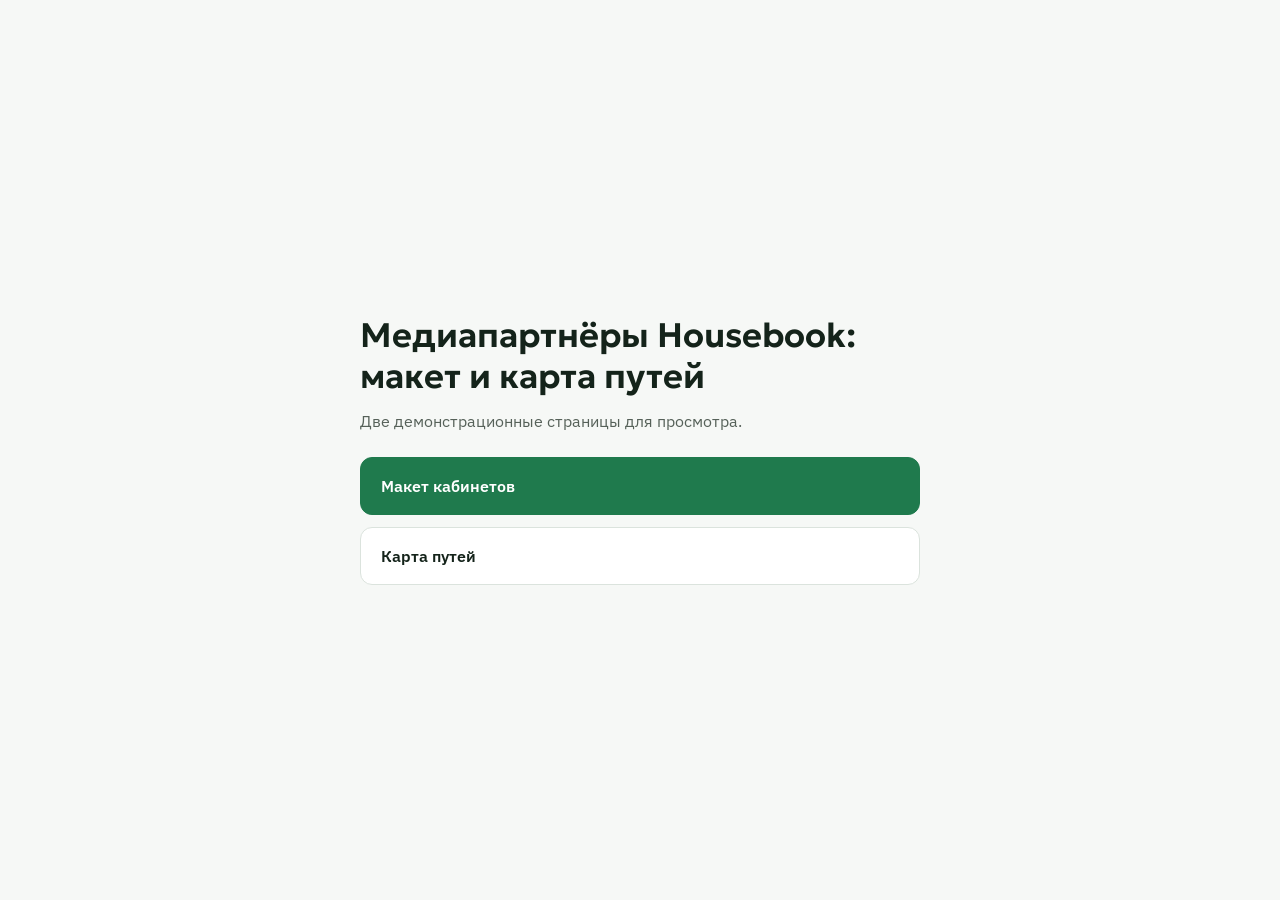
<file: index.html>
<!doctype html>
<html lang="ru">
<head>
<meta charset="utf-8">
<meta name="viewport" content="width=device-width, initial-scale=1">
<meta name="robots" content="noindex, nofollow">
<title>Медиапартнёры Housebook</title>
<link rel="preconnect" href="https://fonts.googleapis.com">
<link rel="preconnect" href="https://fonts.gstatic.com" crossorigin>
<link href="https://fonts.googleapis.com/css2?family=Geologica:wght@500;600&family=IBM+Plex+Sans:wght@400;500;600&display=swap&subset=cyrillic" rel="stylesheet">
<style>
:root{--bg:#f6f8f6;--card:#fff;--ink:#14231a;--mute:#566159;--line:#dbe3dd;--brand:#1f7a4d;--brand-ink:#fff}
@media (prefers-color-scheme:dark){:root{--bg:#0f1712;--card:#17211a;--ink:#e8f0ea;--mute:#9aa89f;--line:#2a372e;--brand:#3fb77c;--brand-ink:#0b140e}}
*{box-sizing:border-box}
body{margin:0;min-height:100vh;display:flex;align-items:center;justify-content:center;padding:24px 16px;background:var(--bg);color:var(--ink);font:400 16px/1.5 "IBM Plex Sans",system-ui,sans-serif}
main{width:100%;max-width:560px}
h1{font:600 clamp(24px,6vw,34px)/1.2 "Geologica","IBM Plex Sans",sans-serif;margin:0 0 12px}
p{margin:0 0 24px;color:var(--mute)}
.links{display:grid;gap:12px}
a{display:block;padding:16px 20px;border-radius:12px;border:1px solid var(--line);background:var(--card);color:var(--ink);text-decoration:none;font-weight:600;transition:border-color .15s,transform .15s}
a:first-child{background:var(--brand);border-color:var(--brand);color:var(--brand-ink)}
a:hover,a:focus-visible{border-color:var(--brand);transform:translateY(-1px)}
a:focus-visible{outline:2px solid var(--brand);outline-offset:2px}
</style>
</head>
<body>
<main>
<h1>Медиапартнёры Housebook: макет и карта путей</h1>
<p>Две демонстрационные страницы для просмотра.</p>
<div class="links">
<a href="maket/">Макет кабинетов</a>
<a href="karta/">Карта путей</a>
</div>
</main>
</body>
</html>
</file>
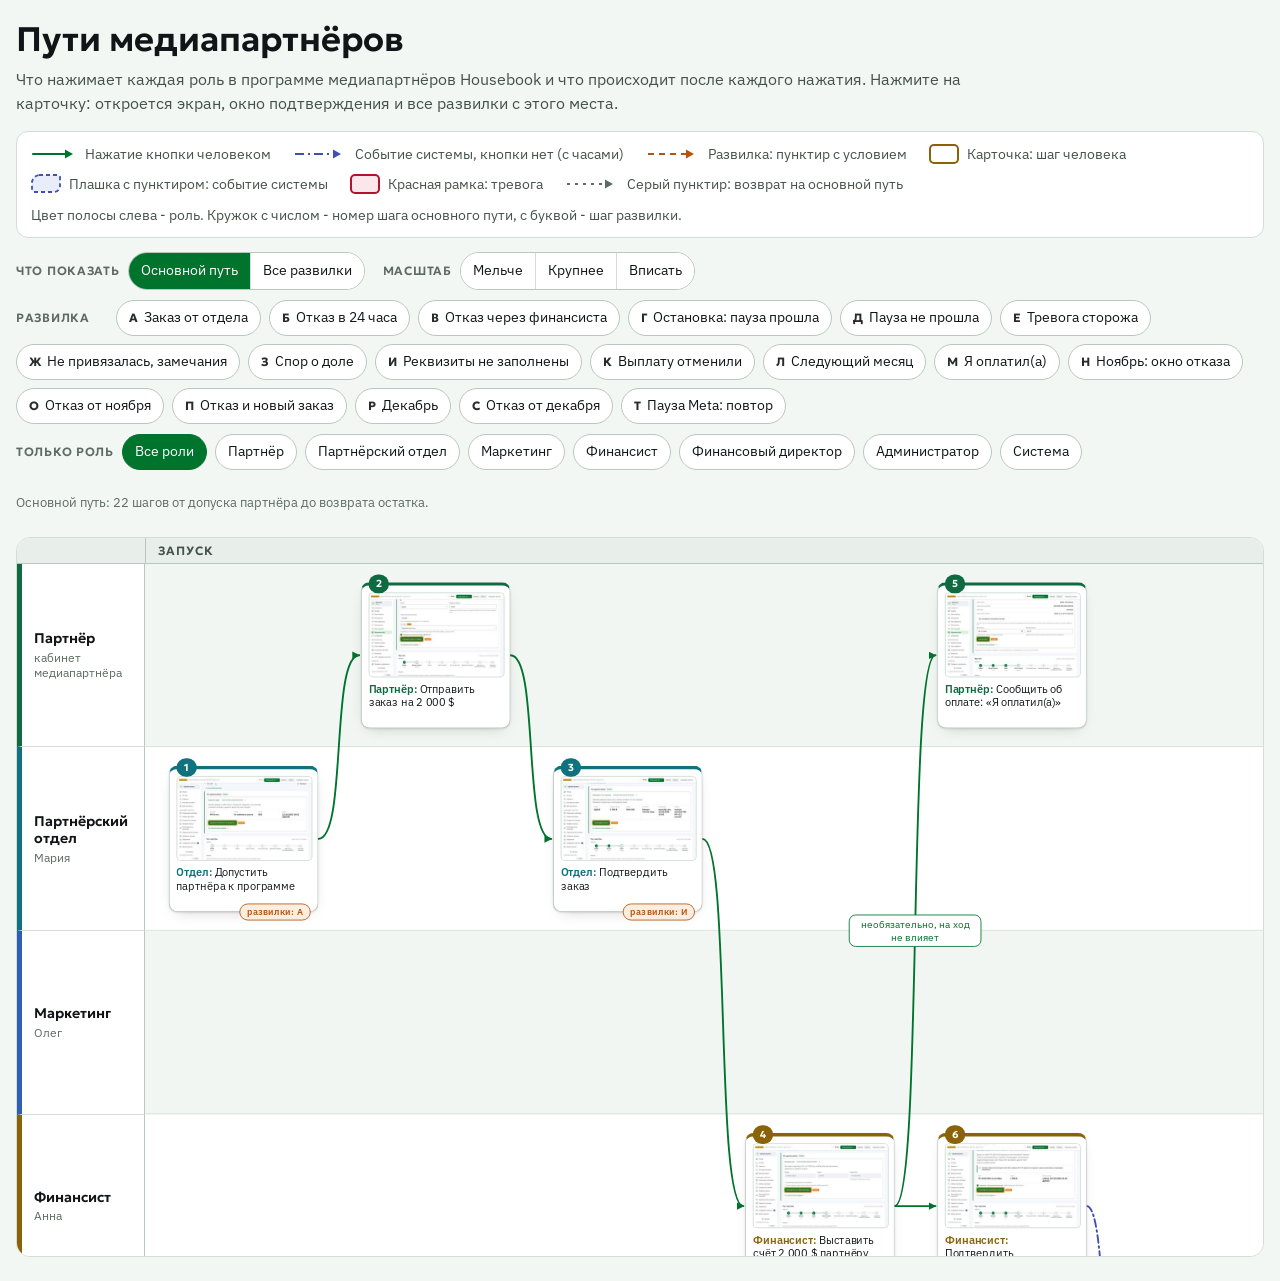
<file: karta/index.html>
<!doctype html>
<html lang="ru">
<meta name="robots" content="noindex, nofollow">
<title>Пути медиапартнёров</title>
<meta name="claude:viewport-fit-sides" content="cover">
<meta charset="utf-8">
<meta name="viewport" content="width=device-width, initial-scale=1">
<link rel="preconnect" href="https://fonts.googleapis.com">
<link rel="preconnect" href="https://fonts.gstatic.com" crossorigin>
<link rel="stylesheet" href="https://fonts.googleapis.com/css2?family=Geologica:wght@500;600;700&family=IBM+Plex+Sans:wght@400;500;600&display=swap">
<style>
:root {
  color-scheme: light;
  --bg: #F3F7F4; --surface: #FFFFFF; --sunken: #E8EFEA; --line: #D3DDD6; --line-2: #B9C7BE;
  --ink: #121517; --ink-2: #44524A; --ink-3: #5D6B63;
  --accent: #00732D; --accent-hover: #005820; --tint: #DAF1DC; --on-accent: #FFFFFF;
  --jade: #0E6A40;
  --lane-partner: #0E6A40; --lane-dept: #12717F; --lane-mkt: #2E5FB4; --lane-fin: #8A6208; --lane-cfo: #6B45AE; --lane-admin: #5A6663; --lane-system: #3F4FB8;
  --branch: #B4540F; --branch-bg: #FCEEDF;
  --alarm: #B3122E; --alarm-bg: #FBE7EB;
  --sys: #3F4FB8; --sys-bg: #E9ECFB;
  --shadow: 0 1px 2px rgba(18,21,23,.12), 0 6px 18px -10px rgba(18,21,23,.28);
  --font-display: "Geologica", "Segoe UI", system-ui, sans-serif;
  --font-ui: "IBM Plex Sans", "Segoe UI", system-ui, -apple-system, sans-serif;
}
@media (prefers-color-scheme: dark) {
  :root:not([data-theme="light"]) {
    color-scheme: dark;
    --bg: #101412; --surface: #1B211E; --sunken: #252C28; --line: #3A453E; --line-2: #55635A;
    --ink: #F2F6F3; --ink-2: #C9D3CC; --ink-3: #A3AFA8;
    --accent: #73B28C; --accent-hover: #8FC1A3; --tint: #14301F; --on-accent: #0E1411;
    --jade: #73B28C;
    --lane-partner: #73B28C; --lane-dept: #5FB6C4; --lane-mkt: #7FA6EA; --lane-fin: #D9AE4A; --lane-cfo: #B99BE8; --lane-admin: #9AA7A3; --lane-system: #8E9CF0;
    --branch: #F2A265; --branch-bg: #3A2616;
    --alarm: #FF8296; --alarm-bg: #3F1A22;
    --sys: #9AA6F5; --sys-bg: #23274A;
    --shadow: 0 1px 2px rgba(0,0,0,.5), 0 8px 22px -10px rgba(0,0,0,.6);
  }
}
:root[data-theme="dark"] {
  color-scheme: dark;
  --bg: #101412; --surface: #1B211E; --sunken: #252C28; --line: #3A453E; --line-2: #55635A;
  --ink: #F2F6F3; --ink-2: #C9D3CC; --ink-3: #A3AFA8;
  --accent: #73B28C; --accent-hover: #8FC1A3; --tint: #14301F; --on-accent: #0E1411;
  --jade: #73B28C;
  --lane-partner: #73B28C; --lane-dept: #5FB6C4; --lane-mkt: #7FA6EA; --lane-fin: #D9AE4A; --lane-cfo: #B99BE8; --lane-admin: #9AA7A3; --lane-system: #8E9CF0;
  --branch: #F2A265; --branch-bg: #3A2616;
  --alarm: #FF8296; --alarm-bg: #3F1A22;
  --sys: #9AA6F5; --sys-bg: #23274A;
  --shadow: 0 1px 2px rgba(0,0,0,.5), 0 8px 22px -10px rgba(0,0,0,.6);
}
* { box-sizing: border-box; }
html { -webkit-text-size-adjust: 100%; }
body { margin: 0; background: var(--bg); color: var(--ink-2); font: 400 15px/1.5 var(--font-ui); -webkit-font-smoothing: antialiased; overflow-x: hidden; }
h1, h2, h3 { font-family: var(--font-display); color: var(--ink); margin: 0; font-weight: 600; text-wrap: balance; }
button { font: inherit; color: inherit; }
:focus-visible { outline: 3px solid var(--accent); outline-offset: 2px; }
.sr { position: absolute; width: 1px; height: 1px; overflow: hidden; clip: rect(0 0 0 0); white-space: nowrap; }

.app { padding-left: max(16px, env(safe-area-inset-left, 0px)); padding-right: max(16px, env(safe-area-inset-right, 0px)); padding-top: 20px; padding-bottom: max(24px, env(safe-area-inset-bottom, 0px)); max-width: 1900px; margin: 0 auto; }
.top h1 { font-size: clamp(24px, 3.2vw, 34px); line-height: 1.15; }
.top .lead { margin: 8px 0 0; max-width: 62em; font-size: 16px; color: var(--ink-2); }
.legend { display: flex; flex-wrap: wrap; gap: 10px 22px; margin: 16px 0 4px; padding: 12px 14px; background: var(--surface); border: 1px solid var(--line); border-radius: 12px; font-size: 13.5px; }
.legend > span { display: inline-flex; align-items: center; gap: 8px; color: var(--ink-2); }
.legend svg { flex: none; }
.ctl { display: grid; gap: 10px; margin: 14px 0 12px; }
.ctl__row { display: flex; flex-wrap: wrap; gap: 8px; align-items: center; }
.ctl__lab { font: 600 12px/1 var(--font-display); letter-spacing: .06em; text-transform: uppercase; color: var(--ink-3); min-width: 92px; }
.chip { min-height: 36px; padding: 6px 12px; border: 1px solid var(--line-2); border-radius: 999px; background: var(--surface); color: var(--ink); cursor: pointer; font-size: 14px; line-height: 1.2; display: inline-flex; align-items: center; gap: 6px; }
.chip:hover { border-color: var(--accent); }
.chip[aria-pressed="true"] { background: var(--accent); border-color: var(--accent); color: var(--on-accent); }
.chip i { font: 700 12px/1 var(--font-display); font-style: normal; opacity: .9; }
.chip--fork[aria-pressed="true"] { background: var(--branch); border-color: var(--branch); color: #fff; }
:root[data-theme="dark"] .chip--fork[aria-pressed="true"] { color: #1a1008; }
@media (prefers-color-scheme: dark) { :root:not([data-theme="light"]) .chip--fork[aria-pressed="true"] { color: #1a1008; } }
.seg { display: inline-flex; border: 1px solid var(--line-2); border-radius: 999px; overflow: hidden; background: var(--surface); }
.seg .chip { border: 0; border-radius: 0; }
.seg .chip + .chip { border-left: 1px solid var(--line); }
.hint { font-size: 13px; color: var(--ink-3); }

.stage { display: grid; grid-template-columns: minmax(0, 1fr); gap: 14px; align-items: start; }
.stage.has-panel { grid-template-columns: minmax(0, 1fr) 430px; }
.vp { position: relative; height: clamp(480px, 80vh, 1000px); overflow: auto; background: var(--surface); border: 1px solid var(--line); border-radius: 14px; overscroll-behavior: contain; }
.sizer { position: relative; }
.canvas { position: absolute; left: 0; top: 0; transform-origin: 0 0; }
.band { position: absolute; left: 0; border-bottom: 1px solid var(--line); }
.band:nth-child(odd) { background: color-mix(in srgb, var(--sunken) 55%, transparent); }
.lanelab { position: absolute; left: 0; display: flex; flex-direction: column; justify-content: center; padding: 6px 8px 6px 12px; overflow: hidden; background: var(--surface); border-right: 1px solid var(--line-2); border-bottom: 1px solid var(--line); border-left: 5px solid var(--lc, var(--ink-3)); }
.lanelab b { font: 600 14px/1.2 var(--font-display); color: var(--ink); overflow-wrap: anywhere; }
.narrow .lanelab { padding: 4px 4px 4px 8px; }
.narrow .lanelab b { font-size: 11.5px; }
.narrow .lanelab small { font-size: 10.5px; }
.lanelab small { font-size: 12px; color: var(--ink-3); margin-top: 3px; line-height: 1.25; }
.band__empty { position: absolute; left: 24px; top: 50%; transform: translateY(-50%); font-size: 12.5px; color: var(--ink-3); max-width: 560px; line-height: 1.35; }
.layer { position: sticky; height: 0; width: 0; overflow: visible; pointer-events: none; }
#lanesLayer { left: 0; z-index: 8; }
#stgLayer { top: 0; left: 0; z-index: 9; }
.stgrow { position: absolute; left: 0; top: 0; background: var(--sunken); border-bottom: 1px solid var(--line-2); }
.stgblk { position: absolute; top: 0; bottom: 0; display: flex; align-items: center; border-left: 1px solid var(--line-2); padding: 0 12px; font: 600 12px/1 var(--font-display); letter-spacing: .08em; text-transform: uppercase; color: var(--ink-2); white-space: nowrap; }


svg.edges { position: absolute; left: 0; top: 0; pointer-events: none; z-index: 2; overflow: visible; }
.edge { fill: none; stroke-width: 2.2; stroke-linecap: round; }
.edge--click { stroke: var(--accent); }
.edge--system { stroke: var(--sys); stroke-dasharray: 9 4 2 4; }
.edge--branch { stroke: var(--branch); stroke-dasharray: 6 5; }
.edge--back { stroke: var(--ink-3); stroke-dasharray: 2 5; }
.edge--join { stroke: var(--ink-3); stroke-width: 1.8; stroke-dasharray: 3 5; }
.edge.is-dim { opacity: .12; }
.edge.is-hot { stroke-width: 3.4; }
.mk--click { fill: var(--accent); } .mk--system { fill: var(--sys); } .mk--branch { fill: var(--branch); } .mk--back, .mk--join { fill: var(--ink-3); }
.elab { position: absolute; z-index: 4; transform: translate(-50%, -50%); max-width: 156px; padding: 3px 8px; border-radius: 8px; font-size: 12px; line-height: 1.25; text-align: center; background: var(--surface); border: 1px solid var(--branch); color: var(--branch); pointer-events: none; }
.elab--system { border-color: var(--sys); color: var(--sys); display: inline-flex; gap: 5px; align-items: center; }
.elab--system svg { flex: none; }
.elab--click { border-color: var(--accent); color: var(--accent); }
.elab--back, .elab--join { border-color: var(--ink-3); color: var(--ink-2); }
.elab.is-dim { opacity: .15; }

.node { position: absolute; z-index: 3; display: flex; flex-direction: column; gap: 6px; width: 176px; height: 172px; padding: 8px; text-align: left; cursor: pointer; background: var(--surface); border: 1px solid var(--line-2); border-top: 4px solid var(--lc, var(--ink-3)); border-radius: 10px; box-shadow: var(--shadow); transition: transform .12s, box-shadow .12s, opacity .12s; }
.node:hover { transform: translateY(-2px); border-color: var(--lc); }
.node[aria-current="true"] { outline: 3px solid var(--accent); outline-offset: 2px; }
.node.is-dim { opacity: .2; }
.node__img { display: block; width: 160px; height: 100px; object-fit: cover; object-position: top left; border-radius: 5px; border: 1px solid var(--line); background: var(--sunken); }
.node__txt { font-size: 12.5px; line-height: 1.25; color: var(--ink); display: -webkit-box; -webkit-line-clamp: 3; -webkit-box-orient: vertical; overflow: hidden; }
.node__txt b { color: var(--lc); font-weight: 600; }
.node__num { position: absolute; top: -13px; left: 8px; min-width: 24px; height: 22px; padding: 0 6px; display: grid; place-items: center; border-radius: 11px; background: var(--lc); color: #fff; font: 700 12px/1 var(--font-display); }
:root[data-theme="dark"] .node__num { color: #111; }
@media (prefers-color-scheme: dark) { :root:not([data-theme="light"]) .node__num { color: #111; } }
.node__forks { position: absolute; bottom: -11px; right: 8px; height: 20px; padding: 0 8px; display: grid; place-items: center; border-radius: 10px; background: var(--branch-bg); color: var(--branch); border: 1px solid var(--branch); font: 600 11px/1 var(--font-ui); white-space: nowrap; }
.node__flag { position: absolute; top: -13px; right: 8px; height: 22px; padding: 0 7px; display: grid; place-items: center; border-radius: 11px; background: var(--branch-bg); color: var(--branch); border: 1px solid var(--branch); font: 600 11px/1 var(--font-ui); }
.node--sys { background: var(--sys-bg); border-style: dashed; border-color: var(--sys); border-top: 4px dashed var(--sys); border-radius: 22px 8px 22px 8px; }
.node--sys .node__img { border-radius: 14px 4px 14px 4px; }
.node--alarm { border-color: var(--alarm); background: var(--alarm-bg); }
.node--alarm .node__flag { background: var(--alarm); border-color: var(--alarm); color: #fff; }
:root[data-theme="dark"] .node--alarm .node__flag { color: #1a0a0d; }
@media (prefers-color-scheme: dark) { :root:not([data-theme="light"]) .node--alarm .node__flag { color: #1a0a0d; } }
.node__sysmark { display: inline-flex; align-items: center; gap: 4px; font-weight: 600; color: var(--sys); }

.panel { position: sticky; top: 8px; max-height: calc(100vh - 16px); overflow: auto; background: var(--surface); border: 1px solid var(--line-2); border-radius: 14px; box-shadow: var(--shadow); }
.panel[hidden] { display: none; }
.panel__head { position: sticky; top: 0; z-index: 3; display: flex; align-items: flex-start; gap: 10px; padding: 14px 14px 10px 16px; background: var(--surface); border-bottom: 1px solid var(--line); }
.panel__head h2 { flex: 1; font-size: 18px; line-height: 1.25; }
.panel__head h2 small { display: block; margin-bottom: 4px; font: 600 12px/1 var(--font-display); letter-spacing: .06em; text-transform: uppercase; color: var(--lc, var(--ink-3)); }
.xbtn { flex: none; width: 40px; height: 40px; display: grid; place-items: center; border: 1px solid var(--line-2); border-radius: 10px; background: var(--surface); cursor: pointer; color: var(--ink); }
.xbtn:hover { border-color: var(--accent); }
.panel__body { padding: 14px 16px 22px; display: grid; gap: 16px; }
.shot { display: block; width: 100%; padding: 0; border: 1px solid var(--line-2); border-radius: 10px; overflow: hidden; background: var(--sunken); cursor: zoom-in; }
.shot img { display: block; width: 100%; height: auto; }
.shot__cap { display: block; margin-top: 5px; font-size: 12.5px; color: var(--ink-3); }
.sec h3 { font-size: 12px; letter-spacing: .07em; text-transform: uppercase; color: var(--ink-3); margin-bottom: 6px; font-weight: 600; }
.sec p { margin: 0 0 6px; color: var(--ink); }
.sec ul { margin: 0; padding-left: 18px; display: grid; gap: 4px; color: var(--ink-2); }
.sec .dlg { padding: 10px 12px; border-left: 4px solid var(--branch); background: var(--branch-bg); border-radius: 0 8px 8px 0; color: var(--ink); font-size: 14px; }
.sec .dlg b { display: block; margin-bottom: 2px; }
.sec .prep { color: var(--ink-2); font-size: 14px; }
.tag { display: inline-block; padding: 1px 8px; border-radius: 999px; font-size: 12.5px; font-weight: 600; background: var(--tint); color: var(--accent); }
.tag--sys { background: var(--sys-bg); color: var(--sys); }
.tag--branch { background: var(--branch-bg); color: var(--branch); }
.nav { display: grid; gap: 8px; }
.nav button { display: grid; grid-template-columns: auto 1fr; gap: 4px 10px; align-items: start; width: 100%; padding: 9px 12px; text-align: left; border: 1px solid var(--line-2); border-radius: 10px; background: var(--surface); cursor: pointer; color: var(--ink); min-height: 44px; }
.nav button:hover { border-color: var(--accent); background: var(--tint); }
.nav button .k { font: 600 11.5px/1.2 var(--font-display); letter-spacing: .04em; text-transform: uppercase; padding-top: 3px; }
.nav button .k--click { color: var(--accent); } .nav button .k--system { color: var(--sys); } .nav button .k--branch { color: var(--branch); } .nav button .k--back, .nav button .k--join { color: var(--ink-3); }
.nav button small { grid-column: 2; font-size: 12.5px; color: var(--ink-3); }
.nav .lbl { font-size: 14px; }
.kbd { font-size: 12.5px; color: var(--ink-3); }

.lb { position: fixed; inset: 0; z-index: 100; display: grid; place-items: center; padding: 20px; background: rgba(10,14,12,.86); }
.lb[hidden] { display: none; }
.lb img { max-width: 100%; max-height: calc(100vh - 40px); border-radius: 8px; background: #fff; }
.lb .xbtn { position: absolute; top: 14px; right: 14px; background: var(--surface); }

@media (max-width: 1100px) { .stage.has-panel { grid-template-columns: minmax(0, 1fr); } }
@media (max-width: 899px) {
  .panel { position: fixed; inset: 0; z-index: 60; max-height: none; border-radius: 0; border: 0; padding-top: env(safe-area-inset-top, 0px); }
  .ctl__lab { min-width: 100%; }
  .vp { height: clamp(380px, 70vh, 720px); }
}
@media (prefers-reduced-motion: reduce) { .node, .node:hover { transition: none; transform: none; } }
</style>

<div class="app" id="app">
  <header class="top">
    <h1>Пути медиапартнёров</h1>
    <p class="lead">Что нажимает каждая роль в программе медиапартнёров Housebook и что происходит после каждого нажатия. Нажмите на карточку: откроется экран, окно подтверждения и все развилки с этого места.</p>
    <div class="legend" id="legend" aria-label="Условные обозначения"></div>
  </header>
  <section class="ctl" aria-label="Фильтры карты">
    <div class="ctl__row"><span class="ctl__lab">Что показать</span>
      <div class="seg" role="group" aria-label="Режим карты" id="modeSeg"></div>
      <span class="ctl__lab" style="min-width:0;margin-left:10px">Масштаб</span>
      <div class="seg" role="group" aria-label="Масштаб карты"><button type="button" class="chip" id="zOut" aria-label="Уменьшить">Мельче</button><button type="button" class="chip" id="zIn" aria-label="Увеличить">Крупнее</button><button type="button" class="chip" id="zFit">Вписать</button></div>
    </div>
    <div class="ctl__row" id="forkRow"><span class="ctl__lab">Развилка</span></div>
    <div class="ctl__row" id="roleRow"><span class="ctl__lab">Только роль</span></div>
    <p class="hint" id="status" role="status" aria-live="polite"></p>
  </section>
  <main class="stage" id="stage">
    <div class="vp" id="vp" tabindex="0" aria-label="Карта путей, прокручивается в обе стороны"><div class="layer" id="lanesLayer" aria-hidden="true"></div><div class="layer" id="stgLayer" aria-hidden="true"></div><div class="sizer" id="sizer"><div class="canvas" id="canvas"></div></div></div>
    <aside class="panel" id="panel" hidden aria-label="Подробности шага"></aside>
  </main>
</div>
<div class="lb" id="lb" hidden role="dialog" aria-modal="true" aria-label="Снимок экрана во весь размер"><button type="button" class="xbtn" id="lbX" aria-label="Закрыть снимок"><svg width="18" height="18" viewBox="0 0 18 18" aria-hidden="true"><path d="M3 3l12 12M15 3L3 15" stroke="currentColor" stroke-width="2" stroke-linecap="round"/></svg></button><img id="lbImg" alt=""></div>

<script>
const D = {"lanes":[{"id":"partner","name":"Партнёр","who":"кабинет медиапартнёра"},{"id":"dept","name":"Партнёрский отдел","who":"Мария"},{"id":"mkt","name":"Маркетинг","who":"Олег"},{"id":"fin","name":"Финансист","who":"Анна"},{"id":"cfo","name":"Финансовый директор","who":"Дмитрий"},{"id":"admin","name":"Администратор","who":"видит задачи всех ролей","empty":"Администратор видит задачи всех ролей и на этом пути ничего не нажимает. Ему приходит только причина, если пауза в Meta не прошла (развилка Д)."},{"id":"system","name":"Система","who":"автоматика","empty":"Здесь появляются события, которые случаются сами, без нажатия кнопки."}],"rolesFull":{"partner":"Партнёр","dept":"Партнёрский отдел","mkt":"Маркетинг","fin":"Финансист","cfo":"Финансовый директор","system":"Система","admin":"Администратор"},"paths":[{"id":"main","letter":"","name":"Основной путь","short":"Основной путь","cond":"От допуска партнёра до возврата остатка бюджета"},{"id":"order-by-dept","letter":"А","name":"Заказ оформляет отдел","short":"Заказ от отдела","cond":"Партнёр сам заказ не оформляет: его оформляет партнёрский отдел"},{"id":"partner-refusal","letter":"Б","name":"Партнёр отказался в окне 24 часа","short":"Отказ в 24 часа","cond":"В течение 24 часов после оплаты партнёр отказывается от заказа"},{"id":"fin-records-refusal","letter":"В","name":"Отказ записал финансист","short":"Отказ через финансиста","cond":"Партнёр сообщил об отказе не через кабинет, финансист записывает отказ сам"},{"id":"stop-pause-ok","letter":"Г","name":"Остановка расходов, пауза прошла","short":"Остановка: пауза прошла","cond":"Партнёр требует остановить расходы, Meta ставит кампанию на паузу"},{"id":"stop-pause-fails","letter":"Д","name":"Пауза в Meta не прошла","short":"Пауза не прошла","cond":"Партнёр требует остановить расходы, а Meta паузу не приняла"},{"id":"watchdog-alert","letter":"Е","name":"Тревога сторожа","short":"Тревога сторожа","cond":"Сторож, который раз в час сверяет кампании, нашёл неполадку"},{"id":"manual-link-and-remarks","letter":"Ж","name":"Заявка не привязалась, замечания к отчёту","short":"Не привязалась, замечания","cond":"Заявка не привязалась к заказу сама или партнёр прислал замечания к отчёту"},{"id":"dispute","letter":"З","name":"Спор о доле","short":"Спор о доле","cond":"Клиент пришёл по рекламе партнёра, но у него уже есть агент"},{"id":"requisites-missing","letter":"И","name":"Реквизиты Housebook не заполнены","short":"Реквизиты не заполнены","cond":"При выставлении счёта в настройках нет реквизитов Housebook для оплаты"},{"id":"payout-cancelled","letter":"К","name":"Выплату отменили","short":"Выплату отменили","cond":"Финансовый директор отменяет запланированную выплату"},{"id":"november-pay-first","letter":"Л","name":"Следующий месяц: сначала оплата","short":"Следующий месяц","cond":"Выплату за октябрь переводят позже, чем подтверждается оплата за ноябрь"},{"id":"payment-i-paid","letter":"М","name":"Партнёр сообщил об оплате: «Я оплатил(а)»","short":"Я оплатил(а)","cond":"Партнёр нажимает «Я оплатил(а)»: деньги и шаг не двигаются, поступление по-прежнему подтверждает финансист по выписке"},{"id":"november-refusal-window","letter":"Н","name":"Ноябрь: окно отказа 24 часа","short":"Ноябрь: окно отказа","cond":"После подтверждения поступления за ноябрь идут 24 часа на отказ; лимит кампании поднимается только после окна"},{"id":"november-refusal","letter":"О","name":"Отказ от ноября","short":"Отказ от ноября","cond":"В окне ноября партнёр (или финансист за него) отказывается от платежа за ноябрь, лимит не поднимается"},{"id":"refusal-new-order","letter":"П","name":"Отказ и новый заказ","short":"Отказ и новый заказ","cond":"После отказа в первом окне и возврата денег новый заказ оформляет партнёр или партнёрский отдел"},{"id":"december-third-month","letter":"Р","name":"Декабрь: третий месяц","short":"Декабрь","cond":"Партнёр продолжает: счёт на декабрь, оплата, 24 часа на отказ, лимит 6 000 $, перевод на баланс"},{"id":"december-refusal","letter":"С","name":"Отказ от декабря","short":"Отказ от декабря","cond":"В окне декабря партнёр (или финансист за него) отказывается от платежа за декабрь, лимит остаётся 4 000 $"},{"id":"pause-meta-retry","letter":"Т","name":"Пауза в Meta: повтор","short":"Пауза Meta: повтор","cond":"Meta ограничила запросы («не чаще раза в 30 секунд»): пауза откладывается и повторяется при следующей сверке"}],"nodes":[{"id":"main-1","paths":["main"],"lane":"dept","stage":"launch","num":"1","card":"Допустить партнёра к программе","roleShort":"Отдел","roleFull":"Партнёрский отдел","person":"Мария","ariaLabel":"Партнёрский отдел: Допустить партнёра к программе","press":"Допустить «МП Агент» к программе","prep":"","dialog":null,"result":"Допуск выдан. В кабинете партнёра появляется раздел «Медиапартнёр» и первая задача: оформить заказ. Партнёрскому отделу при этом открывается запасной вариант: оформить заказ за партнёра (развилка А).","bullets":["Агент увидит раздел «Медиапартнёр» в своём кабинете (учётка у него уже есть, письмо с паролем не нужно)","Заявка уйдёт из очереди «Заявки к допуску»","Откроется шаг 2 «Допуск»"],"notify":[{"who":"Партнёр","text":"новая задача «Оформить заказ»"},{"who":"Партнёрский отдел","text":"новая задача «Оформить заказ за партнёра»"}],"shot":"shots/main-01-dept.jpg","thumb":"thumbs/main-01-dept.jpg","dialogShot":null,"afterShot":null,"afterShotCap":"","afterShotAlt":"Экран после нажатия","event":false,"noBtn":false,"system":false,"alarm":false,"noShotWhy":""},{"id":"main-2","paths":["main"],"lane":"partner","stage":"launch","num":"2","card":"Отправить заказ на 2 000 $","roleShort":"Партнёр","roleFull":"Партнёр","person":"","ariaLabel":"Партнёр: Отправить заказ на 2 000 $","press":"Отправить заказ на 2 000 $","prep":"Перед нажатием партнёр ставит галку «Принимаю условия договора».","dialog":null,"result":"Заказ ушёл партнёрскому отделу на подтверждение. В журнале записано: заказ оформил сам партнёр.","bullets":["Партнёрский отдел увидит заказ и подтвердит его","В журнале запишется: заказ оформил партнёр сам","Дальше ход Housebook: подтвердить заказ и выставить счёт"],"notify":[{"who":"Партнёрский отдел","text":"новая задача «Подтвердить заказ партнёра»"}],"shot":"shots/main-02-partner.jpg","thumb":"thumbs/main-02-partner.jpg","dialogShot":null,"afterShot":null,"afterShotCap":"","afterShotAlt":"Экран после нажатия","event":false,"noBtn":false,"system":false,"alarm":false,"noShotWhy":""},{"id":"main-3","paths":["main"],"lane":"dept","stage":"launch","num":"3","card":"Подтвердить заказ","roleShort":"Отдел","roleFull":"Партнёрский отдел","person":"Мария","ariaLabel":"Партнёрский отдел: Подтвердить заказ","press":"Подтвердить заказ","prep":"","dialog":null,"result":"Заказ подтверждён, появилась лента денег по заказу. Задача переходит финансисту: выставить счёт. Условия договора партнёр уже принял галкой на предыдущем шаге.","bullets":["Появится заказ и лента денег по нему","В журнале будет видно, кто оформил: партнёр сам","Дальше ход финансиста: выставить счёт (условия партнёр уже принял галкой)"],"notify":[{"who":"Финансист","text":"новая задача «Выставить счёт»"}],"shot":"shots/main-03-dept.jpg","thumb":"thumbs/main-03-dept.jpg","dialogShot":null,"afterShot":null,"afterShotCap":"","afterShotAlt":"Экран после нажатия","event":false,"noBtn":false,"system":false,"alarm":false,"noShotWhy":""},{"id":"main-4","paths":["main"],"lane":"fin","stage":"launch","num":"4","card":"Выставить счёт 2 000 $ партнёру","roleShort":"Финансист","roleFull":"Финансист","person":"Анна","ariaLabel":"Финансист: Выставить счёт 2 000 $ партнёру","press":"Выставить счёт 2 000 $ партнёру","prep":"","dialog":null,"result":"Счёт выставлен. Партнёр видит задачу «Оплатить счёт» с суммой, реквизитами Housebook и назначением платежа. Платёж получает статус «Ждём оплату». Партнёр платит Swift-переводом в долларах и может сообщить об оплате кнопкой (шаг 5). Если реквизиты Housebook не заполнены, это развилка И.","bullets":["Партнёр увидит задачу «Оплатить счёт» с суммой, реквизитами Housebook из настроек и назначением платежа (пока реквизиты не заполнены, он увидит «Реквизиты пришлёт менеджер»)","Платёж получит статус «Ждём оплату»","Дальше ход партнёра: он платит Swift-переводом в долларах, потом вы подтверждаете поступление"],"notify":[{"who":"Партнёр","text":"новая задача «Оплатить счёт TP-2010-001»"},{"who":"Финансист","text":"новая задача «Подтвердить поступление по счёту TP-2010-001»"}],"shot":"shots/main-04-fin.jpg","thumb":"thumbs/main-04-fin.jpg","dialogShot":null,"afterShot":null,"afterShotCap":"","afterShotAlt":"Экран после нажатия","event":false,"noBtn":false,"system":false,"alarm":false,"noShotWhy":""},{"id":"main-5","paths":["main","payment-i-paid"],"lane":"partner","stage":"launch","num":"5","card":"Сообщить об оплате: «Я оплатил(а)»","roleShort":"Партнёр","roleFull":"Партнёр","person":"","ariaLabel":"Партнёр: Сообщить об оплате: «Я оплатил(а)»","press":"Я оплатил(а)","prep":"Партнёр может указать дату оплаты (не позже сегодняшней) и номер платёжного поручения. Оба поля необязательные.","dialog":null,"result":"Партнёр сообщил, что оплатил счёт. Деньги и шаг не двигаются: поступление подтверждает только финансист по выписке. Партнёр видит «Вы сообщили об оплате (дата), ждём подтверждения финансового отдела», а в платежах «Вы сообщили об оплате, ждём подтверждения».","bullets":["Финансист увидит «Партнёр сообщил об оплате» с датой и номером платёжки, если вы их указали","Деньги не двигаются: зачисление подтверждает финансист, когда деньги придут на счёт Housebook","Вы увидите «Вы сообщили об оплате, ждём подтверждения»"],"notify":[{"who":"Финансист","text":"в задаче «Подтвердить поступление» появляется строка «Партнёр сообщил об оплате (дата, платёжка № ...)»"}],"shot":"shots/main-05-partner.jpg","thumb":"thumbs/main-05-partner.jpg","dialogShot":null,"afterShot":"shots/main-05-partner-posle.jpg","afterShotCap":"Что видит партнёр после нажатия","afterShotAlt":"Что видит партнёр после нажатия","event":false,"noBtn":false,"system":false,"alarm":false,"noShotWhy":""},{"id":"main-6","paths":["main","payment-i-paid"],"lane":"fin","stage":"launch","num":"6","card":"Подтвердить поступление 2 000 $","roleShort":"Финансист","roleFull":"Финансист","person":"Анна","ariaLabel":"Финансист: Подтвердить поступление 2 000 $","press":"Подтвердить поступление 2 000 $","prep":"Финансист ставит галку «Сверил(а) с банковской выпиской». Если партнёр сообщил об оплате, в задаче видны дата и номер платёжки.","dialog":null,"result":"Деньги на счёте Housebook подтверждены. Включается окно 24 часа, в которое партнёр может отказаться и вернуть деньги (в макете оно длится 1 минуту). Партнёр получает уведомление «Платёж зачислен». Отказ - это развилки Б и В.","bullets":["Шаг «Деньги зачислены на счёт Housebook» закрыт, платёж: «Деньги пришли»","Включится таймер 24 часа на отказ (на деве 1 минута)","Партнёр получит уведомление «Платёж зачислен»"],"notify":[{"who":"Партнёр","text":"новая задача «Идут 24 часа, когда вы можете отказаться от заказа и вернуть 2 000 $»"},{"who":"Финансист","text":"новая задача «Записать отказ партнёра»"}],"shot":"shots/main-06-fin.jpg","thumb":"thumbs/main-06-fin.jpg","dialogShot":null,"afterShot":null,"afterShotCap":"","afterShotAlt":"Экран после нажатия","event":false,"noBtn":false,"system":false,"alarm":false,"noShotWhy":""},{"id":"main-7","paths":["main"],"lane":"system","stage":"launch","num":"7","card":"Прошли 24 часа на отказ","roleShort":"Система","roleFull":"Система","person":"","ariaLabel":"Система: Прошли 24 часа на отказ","press":"Событие: время на отказ вышло. В макете это кнопка «Следующий шаг».","prep":"","dialog":null,"result":"Окно отказа закрывается: партнёр больше не может отказаться, финансист не может записать отказ. Партнёрскому отделу на короткое время приходит запасная задача «Запустить заказ вручную».","bullets":[],"notify":[{"who":"Партнёрский отдел","text":"новая задача «Запустить заказ вручную»"}],"shot":"shots/main-07-system.jpg","thumb":"thumbs/main-07-system.jpg","dialogShot":null,"afterShot":null,"afterShotCap":"","afterShotAlt":"Экран после нажатия","event":true,"noBtn":false,"system":true,"alarm":false,"noShotWhy":""},{"id":"main-8","paths":["main"],"lane":"system","stage":"launch","num":"8","card":"Система запускает заказ","roleShort":"Система","roleFull":"Система","person":"","ariaLabel":"Система: Система запускает заказ","press":"Событие: заказ запускается сам. В макете это кнопка «Следующий шаг».","prep":"","dialog":null,"result":"Заказ запускается сам: система создаёт кампанию в Meta на паузе с лимитом трат 2 000 $. Запасная задача отдела снимается. Маркетингу приходит «Запустить кампанию», финансисту «Перевести 2 000 $ на баланс Facebook».","bullets":[],"notify":[{"who":"Маркетинг","text":"новая задача «Запустить кампанию»"},{"who":"Финансист","text":"новая задача «Перевести 2 000 $ на баланс рекламного аккаунта Facebook»"}],"shot":"shots/main-08-system.jpg","thumb":"thumbs/main-08-system.jpg","dialogShot":null,"afterShot":null,"afterShotCap":"","afterShotAlt":"Экран после нажатия","event":true,"noBtn":false,"system":true,"alarm":false,"noShotWhy":""},{"id":"main-9","paths":["main"],"lane":"fin","stage":"launch","num":"9","card":"Деньги на балансе Facebook","roleShort":"Финансист","roleFull":"Финансист","person":"Анна","ariaLabel":"Финансист: Деньги на балансе Facebook","press":"Деньги на балансе Facebook","prep":"","dialog":null,"result":"Финансист сам, своим способом, перевёл деньги на рекламный счёт Facebook и подтвердил это в системе. Система деньги не переводит. Маркетингу открывается кнопка «Кампания запущена».","bullets":["Шаг «Деньги на балансе Facebook» закрывается, когда переведён весь лимит кампании","Маркетингу откроется кнопка «Кампания запущена»","Система деньги не переводит: перевод вы делаете сами, своим способом"],"notify":[],"shot":"shots/main-09-fin.jpg","thumb":"thumbs/main-09-fin.jpg","dialogShot":null,"afterShot":null,"afterShotCap":"","afterShotAlt":"Экран после нажатия","event":false,"noBtn":false,"system":false,"alarm":false,"noShotWhy":""},{"id":"main-10","paths":["main"],"lane":"mkt","stage":"launch","num":"10","card":"Кампания запущена","roleShort":"Маркетинг","roleFull":"Маркетинг","person":"Олег","ariaLabel":"Маркетинг: Кампания запущена","press":"Кампания запущена","prep":"","dialog":null,"result":"Маркетинг включил кампанию в рекламном кабинете Meta и отметил это. Партнёр видит, что реклама пошла. Сторож раз в час сверяет расход и остаток лимита. Открывается этап «Работа»: реклама, клиенты, комиссии и выплаты, следующий месяц. Отсюда ветвятся развилки Г, Д, Е и Т.","bullets":["Партнёр увидит, что реклама пошла","Сторож раз в час сверяет потраченное и остаток лимита кампании","Откроются дорожки «Работа»: реклама, клиенты, комиссии и выплаты, следующий месяц"],"notify":[{"who":"Маркетинг","text":"новая задача «Внести расход за октябрь»"}],"shot":"shots/main-10-mkt.jpg","thumb":"thumbs/main-10-mkt.jpg","dialogShot":null,"afterShot":null,"afterShotCap":"","afterShotAlt":"Экран после нажатия","event":false,"noBtn":false,"system":false,"alarm":false,"noShotWhy":""},{"id":"main-11","paths":["main"],"lane":"mkt","stage":"work","num":"11","card":"Внести расход за октябрь","roleShort":"Маркетинг","roleFull":"Маркетинг","person":"Олег","ariaLabel":"Маркетинг: Внести расход за октябрь","press":"Внести расход за октябрь","prep":"Маркетинг проверяет потраченную сумму по данным Meta (в макете 1 500 $) и возврат площадки.","dialog":null,"result":"Расход за месяц записан: он виден в разделе «Реклама и расход» и в кабинете партнёра. Резерв на хвосты и остаток партнёра система считает сама. Финансисту приходит задача записать комиссию. Здесь возникают развилки Ж и З.","bullets":["Расход попадёт в раздел «Реклама и расход» и в кабинет партнёра","Резерв на хвосты и остаток партнёра считаются системой сами","Сверка раз в час продолжается: потрачено и остаток лимита кампании"],"notify":[{"who":"Финансист","text":"новая задача «Записать комиссию по HB-AN0ZHN»"}],"shot":"shots/main-11-mkt.jpg","thumb":"thumbs/main-11-mkt.jpg","dialogShot":null,"afterShot":null,"afterShotCap":"","afterShotAlt":"Экран после нажатия","event":false,"noBtn":false,"system":false,"alarm":false,"noShotWhy":""},{"id":"main-12","paths":["main"],"lane":"fin","stage":"work","num":"12","card":"Записать комиссию (поступление 10 500 $)","roleShort":"Финансист","roleFull":"Финансист","person":"Анна","ariaLabel":"Финансист: Записать комиссию (поступление 10 500 $)","press":"Записать поступление 10 500 $","prep":"","dialog":null,"result":"В разделе «Комиссии» появляется строка с расчётом. Награда становится доступной для выплаты. Дальше нужно запланировать выплату.","bullets":["В разделе «Комиссии» появится строка с расчётом","Награда станет доступна для выплаты","Дальше: запланировать выплату"],"notify":[{"who":"Финансист","text":"новая задача «Запланировать выплату 3 000 $»"}],"shot":"shots/main-12-fin.jpg","thumb":"thumbs/main-12-fin.jpg","dialogShot":null,"afterShot":null,"afterShotCap":"","afterShotAlt":"Экран после нажатия","event":false,"noBtn":false,"system":false,"alarm":false,"noShotWhy":""},{"id":"main-13","paths":["main"],"lane":"fin","stage":"work","num":"13","card":"Запланировать выплату 3 000 $","roleShort":"Финансист","roleFull":"Финансист","person":"Анна","ariaLabel":"Финансист: Запланировать выплату 3 000 $","press":"Запланировать выплату 3 000 $","prep":"","dialog":null,"result":"Выплата получает статус «Запланирована». Финансовый директор получает задачу «Одобрить выплату»: финансист не может одобрить её сам (правило трёх рук). Партнёру приходит задача внести реквизиты для выплаты.","bullets":["Выплата получит статус «Запланирована»","Финансовый директор или другой финансист получит задачу «Одобрить»","Вы не сможете одобрить её сами: правило трёх рук"],"notify":[{"who":"Партнёр","text":"новая задача «Внести реквизиты для выплаты»"},{"who":"Финансовый директор","text":"новая задача «Одобрить выплату 3 000 $»"}],"shot":"shots/main-13-fin.jpg","thumb":"thumbs/main-13-fin.jpg","dialogShot":null,"afterShot":null,"afterShotCap":"","afterShotAlt":"Экран после нажатия","event":false,"noBtn":false,"system":false,"alarm":false,"noShotWhy":""},{"id":"main-14","paths":["main"],"lane":"partner","stage":"work","num":"14","card":"Сохранить реквизиты для выплаты","roleShort":"Партнёр","roleFull":"Партнёр","person":"","ariaLabel":"Партнёр: Сохранить реквизиты для выплаты","press":"Сохранить реквизиты","prep":"Партнёр вносит получателя, банк, номер счёта (IBAN), SWIFT и страну банка.","dialog":null,"result":"Реквизиты записаны: финансист увидит их в карточке выплаты. Это побочное действие, на ход пути оно не влияет: новых задач никому не приходит.","bullets":["Финансист увидит реквизиты в карточке выплаты","Награда будет переведена до срока выплаты, Swift-переводом в долларах","Вы получите уведомление «Выплачено» с номером банковского документа"],"notify":[],"shot":"shots/main-14-partner.jpg","thumb":"thumbs/main-14-partner.jpg","dialogShot":null,"afterShot":null,"afterShotCap":"","afterShotAlt":"Экран после нажатия","event":false,"noBtn":false,"system":false,"alarm":false,"noShotWhy":""},{"id":"main-15","paths":["main"],"lane":"cfo","stage":"work","num":"15","card":"Одобрить выплату 3 000 $","roleShort":"Фин. директор","roleFull":"Финансовый директор","person":"Дмитрий","ariaLabel":"Финансовый директор: Одобрить выплату 3 000 $","press":"Одобрить выплату 3 000 $","prep":"Финансовый директор вводит пароль, чтобы подтвердить действие.","dialog":null,"result":"Выплата одобрена, можно переводить. Задача перевести уходит финансисту, который выплату не одобрял, реквизиты партнёра будут на экране перевода. Финансисту приходит и задача выставить счёт на ноябрь.","bullets":["Выплата получит статус «Одобрена, можно переводить»","Задача перевести уйдёт финансисту, не одобрявшему выплату","Реквизиты партнёра будут на экране перевода"],"notify":[{"who":"Финансист","text":"новая задача «Выставить счёт на ноябрь 2 000 $»"}],"shot":"shots/main-15-cfo.jpg","thumb":"thumbs/main-15-cfo.jpg","dialogShot":null,"afterShot":null,"afterShotCap":"","afterShotAlt":"Экран после нажатия","event":false,"noBtn":false,"system":false,"alarm":false,"noShotWhy":""},{"id":"main-16","paths":["main"],"lane":"fin","stage":"work","num":"16","card":"Выставить счёт 2 000 $ на ноябрь","roleShort":"Финансист","roleFull":"Финансист","person":"Анна","ariaLabel":"Финансист: Выставить счёт 2 000 $ на ноябрь","press":"Выставить счёт 2 000 $ на ноябрь","prep":"","dialog":null,"result":"Партнёру открывается задача «Оплатить счёт на ноябрь» (с кнопкой «Я оплатил(а)»). Оплата и 24 часа на отказ повторяют запуск и идут параллельно с выплатой за октябрь. У финансиста сразу две задачи: перевести выплату и подтвердить поступление за ноябрь. Порядок любой: если сначала подтвердить поступление, это развилка Л.","bullets":["Партнёру откроется задача «Оплатить счёт на ноябрь»","Оплата и 24 часа повторяют запуск, идут параллельно с выплатой за октябрь"],"notify":[{"who":"Партнёр","text":"новая задача «Оплатить счёт TP-2011-001 на ноябрь»"},{"who":"Финансист","text":"новая задача «Подтвердить поступление за ноябрь 2 000 $»"},{"who":"Финансист","text":"новая задача «Перевести выплату 3 000 $»"}],"shot":"shots/main-16-fin.jpg","thumb":"thumbs/main-16-fin.jpg","dialogShot":null,"afterShot":null,"afterShotCap":"","afterShotAlt":"Экран после нажатия","event":false,"noBtn":false,"system":false,"alarm":false,"noShotWhy":""},{"id":"main-17","paths":["main"],"lane":"fin","stage":"work","num":"17","card":"Подтвердить, что перевёл 3 000 $","roleShort":"Финансист","roleFull":"Финансист","person":"Анна","ariaLabel":"Финансист: Подтвердить, что перевёл 3 000 $","press":"Подтвердить, что перевёл 3 000 $","prep":"Финансист вводит номер банковского документа о переводе.","dialog":null,"result":"Выплата получает статус «Выплачена». Партнёр видит перевод и номер документа. Дорожка выплат по этой сделке завершена.","bullets":["Выплата получит статус «Выплачена»","Партнёр увидит перевод и номер документа","Дорожка выплат по этой сделке завершена"],"notify":[],"shot":"shots/main-17-fin.jpg","thumb":"thumbs/main-17-fin.jpg","dialogShot":null,"afterShot":null,"afterShotCap":"","afterShotAlt":"Экран после нажатия","event":false,"noBtn":false,"system":false,"alarm":false,"noShotWhy":""},{"id":"main-18","paths":["main","november-refusal-window"],"lane":"fin","stage":"work","num":"18","card":"Подтвердить поступление за ноябрь 2 000 $","roleShort":"Финансист","roleFull":"Финансист","person":"Анна","ariaLabel":"Финансист: Подтвердить поступление за ноябрь 2 000 $","press":"Подтвердить поступление 2 000 $","prep":"Финансист ставит галку «Сверил(а) с банковской выпиской».","dialog":null,"result":"Платёж за ноябрь отмечен как «Деньги пришли». Идут 24 часа на отказ от ноября: партнёр может отказаться и вернуть 2 000 $ (развилка О). Лимит кампании пока не поднимается: он поднимется после окна (шаг 19).","bullets":["Платёж за ноябрь: «Деньги пришли»","Идут 24 часа на отказ от ноября (до 18.11.2026 10:00)","Лимит кампании поднимется только после окна, ноябрь запустится сам"],"notify":[{"who":"Партнёр","text":"новая задача «Можно отказаться от ноября (24 часа)»"},{"who":"Финансист","text":"новая задача «Записать отказ партнёра от ноября»"}],"shot":"shots/main-18-fin.jpg","thumb":"thumbs/main-18-fin.jpg","dialogShot":null,"afterShot":"shots/main-18-partner-posle.jpg","afterShotCap":"Что видит партнёр: окно отказа за ноябрь","afterShotAlt":"Что видит партнёр: окно отказа за ноябрь","event":false,"noBtn":false,"system":false,"alarm":false,"noShotWhy":""},{"id":"main-19","paths":["main","november-refusal-window"],"lane":"system","stage":"work","num":"19","card":"Прошли 24 часа на отказ от ноября","roleShort":"Система","roleFull":"Система","person":"","ariaLabel":"Система: Прошли 24 часа на отказ от ноября","press":"Событие: окно отказа за ноябрь закончилось. В макете это кнопка «Следующий шаг».","prep":"","dialog":null,"result":"Окно отказа закрывается. Система поднимает лимит кампании до 4 000 $: финансисту приходит «Перевести 2 000 $ на баланс Facebook (лимит поднят)», маркетингу «Лимит кампании поднят до 4 000 $: проверьте кампанию».","bullets":[],"notify":[{"who":"Маркетинг","text":"новая задача «Лимит кампании поднят до 4 000 $: проверьте кампанию»"},{"who":"Финансист","text":"новая задача «Перевести 2 000 $ на баланс рекламного аккаунта Facebook (лимит поднят)»"}],"shot":"shots/main-19-system.jpg","thumb":"thumbs/main-19-system.jpg","dialogShot":null,"afterShot":null,"afterShotCap":"","afterShotAlt":"Экран после нажатия","event":true,"noBtn":false,"system":true,"alarm":false,"noShotWhy":""},{"id":"main-20","paths":["main","november-refusal-window"],"lane":"fin","stage":"work","num":"20","card":"Деньги на балансе Facebook (ноябрь)","roleShort":"Финансист","roleFull":"Финансист","person":"Анна","ariaLabel":"Финансист: Деньги на балансе Facebook (ноябрь)","press":"Деньги на балансе Facebook","prep":"","dialog":null,"result":"Лимит кампании покрыт переводами полностью, задача маркетингу «проверьте кампанию» снимается. Система деньги не переводит: перевод финансист делает сам. Партнёрскому отделу приходит «Закрыть заказ». Если партнёр хочет продолжить, финансист открывает счёт на декабрь (развилка Р).","bullets":["Лимит кампании покрыт переводами полностью","Система деньги не переводит: перевод вы делаете сами, своим способом"],"notify":[{"who":"Партнёрский отдел","text":"новая задача «Закрыть заказ»"},{"who":"Финансист","text":"новая задача «Партнёр продолжает: выставить счёт на декабрь»"}],"shot":"shots/main-20-fin.jpg","thumb":"thumbs/main-20-fin.jpg","dialogShot":null,"afterShot":null,"afterShotCap":"","afterShotAlt":"Экран после нажатия","event":false,"noBtn":false,"system":false,"alarm":false,"noShotWhy":""},{"id":"main-21","paths":["main"],"lane":"dept","stage":"close","num":"21","card":"Закрыть заказ","roleShort":"Отдел","roleFull":"Партнёрский отдел","person":"Мария","ariaLabel":"Партнёрский отдел: Закрыть заказ","press":"Закрыть заказ","prep":"","dialog":{"title":"Закрыть заказ?","text":"Закрытый заказ нельзя вернуть в работу: платежи, расход и остановки по нему больше не принимаются. Остаток бюджета вернётся партнёру. Открытые сделки продолжаются: окно атрибуции и выплаты идут до конца (п. 7.7).","ok":"Да, закрыть заказ","reasonNote":""},"result":"Заказ уходит в «Архив». Система сразу ставит кампанию в Meta на паузу, а если пауза не прошла, маркетингу приходит красная задача остановить кампанию вручную. Финансист получает задачу вернуть остаток бюджета (в макете 1 200 $). Партнёр получает уведомление о закрытии. Закрытый заказ вернуть в работу нельзя.","bullets":["Заказ уйдёт в «Архив»","Система сразу поставит кампанию в Meta на паузу (при ограничении Meta «не чаще раза в 30 секунд» повторит паузу при следующей сверке); если не пройдёт и повтор, маркетингу придёт красная задача остановить кампанию вручную","Финансист получит задачу вернуть остаток бюджета","Партнёр получит уведомление о закрытии"],"notify":[{"who":"Финансист","text":"новая задача «Вернуть остаток 1 200 $»"}],"shot":"shots/main-21-dept.jpg","thumb":"thumbs/main-21-dept.jpg","dialogShot":"shots/main-21-dept-dialog.jpg","afterShot":null,"afterShotCap":"","afterShotAlt":"Экран после нажатия","event":false,"noBtn":false,"system":false,"alarm":false,"noShotWhy":""},{"id":"main-22","paths":["main"],"lane":"fin","stage":"close","num":"22","card":"Вернуть партнёру остаток 1 200 $","roleShort":"Финансист","roleFull":"Финансист","person":"Анна","ariaLabel":"Финансист: Вернуть партнёру остаток 1 200 $","press":"Вернуть партнёру 1 200 $","prep":"Финансист вводит номер банковского документа о возврате. Поле обязательное: без номера возврат не отмечается выполненным.","dialog":null,"result":"Остаток по заказу становится нулём (резерв на хвосты остаётся). Партнёр видит возврат с датой, номер документа видят только сотрудники. Путь партнёра завершён.","bullets":["Остаток по заказу станет нулём (резерв остаётся на хвосты)","Номер документа появится в ленте денег","Партнёр увидит дату и факт возврата","Путь партнёра завершён"],"notify":[],"shot":"shots/main-22-fin.jpg","thumb":"thumbs/main-22-fin.jpg","dialogShot":null,"afterShot":null,"afterShotCap":"","afterShotAlt":"Экран после нажатия","event":false,"noBtn":false,"system":false,"alarm":false,"noShotWhy":""},{"id":"order-by-dept-1","paths":["order-by-dept"],"lane":"dept","stage":"work","num":"А1","card":"Оформить заказ за партнёра","roleShort":"Отдел","roleFull":"Партнёрский отдел","person":"Мария","ariaLabel":"Партнёрский отдел: Оформить заказ за партнёра","press":"Оформить заказ за партнёра","prep":"","dialog":null,"result":"Отдел берёт оформление заказа на себя. У партнёра пропадает задача «Оформить заказ», у отдела открывается «Создать заказ за партнёра».","bullets":[],"notify":[{"who":"Партнёрский отдел","text":"новая задача «Создать заказ за партнёра»"}],"shot":"shots/order-by-dept-1-dept.jpg","thumb":"thumbs/order-by-dept-1-dept.jpg","dialogShot":null,"afterShot":null,"afterShotCap":"","afterShotAlt":"Экран после нажатия","event":false,"noBtn":false,"system":false,"alarm":false,"noShotWhy":""},{"id":"order-by-dept-2","paths":["order-by-dept"],"lane":"dept","stage":"work","num":"А2","card":"Создать заказ «Дубай, 2 000 $ в месяц»","roleShort":"Отдел","roleFull":"Партнёрский отдел","person":"Мария","ariaLabel":"Партнёрский отдел: Создать заказ «Дубай, 2 000 $ в месяц»","press":"Создать заказ «Дубай, 2 000 $ в месяц»","prep":"","dialog":null,"result":"Заказ создан отделом. В журнале видно: оформил партнёрский отдел за партнёра. Партнёру приходит задача принять условия договора: это его подпись.","bullets":["Появится заказ и лента денег по нему","В журнале будет видно, кто оформил: партнёрский отдел за партнёра","Партнёру придёт задача принять условия договора: это его подпись"],"notify":[{"who":"Партнёр","text":"новая задача «Принять условия договора»"}],"shot":"shots/order-by-dept-2-dept.jpg","thumb":"thumbs/order-by-dept-2-dept.jpg","dialogShot":null,"afterShot":null,"afterShotCap":"","afterShotAlt":"Экран после нажатия","event":false,"noBtn":false,"system":false,"alarm":false,"noShotWhy":""},{"id":"order-by-dept-3e","paths":["order-by-dept"],"lane":"partner","stage":"work","num":"А3.2","card":"Принять условия без галки","roleShort":"Партнёр","roleFull":"Партнёр","person":"","ariaLabel":"Партнёр: Принять условия без галки","press":"Принять условия договора","prep":"Партнёр нажимает кнопку, не поставив галку.","dialog":null,"result":"Кнопка не пропускает дальше: шаг остаётся на месте, пока партнёр не поставит галку.","bullets":["Ничего не происходит: без галки подпись не засчитывается","Под кнопкой появляется красное сообщение «Отметьте, что принимаете условия договора: это ваша подпись»","Финансисту задача не приходит, пока галка не поставлена"],"notify":[],"shot":"shots/order-by-dept-3e-partner.jpg","thumb":"thumbs/order-by-dept-3e-partner.jpg","dialogShot":null,"afterShot":"shots/order-by-dept-3e-posle.jpg","afterShotCap":"Что видит партнёр после нажатия без галки","afterShotAlt":"Что видит партнёр после нажатия без галки","event":false,"noBtn":false,"system":false,"alarm":false,"noShotWhy":""},{"id":"order-by-dept-3","paths":["order-by-dept"],"lane":"partner","stage":"work","num":"А3","card":"Принять условия договора","roleShort":"Партнёр","roleFull":"Партнёр","person":"","ariaLabel":"Партнёр: Принять условия договора","press":"Принять условия договора","prep":"Партнёр ставит галку «Принимаю условия договора».","dialog":null,"result":"Партнёр сам подписал условия: в журнале записано, что условия принял партнёр. Финансисту приходит задача «Выставить счёт». Отметку нельзя снять, можно только двигаться вперёд.","bullets":["В журнале запишется: условия принял партнёр сам","Финансисту придёт задача «Выставить счёт»","Отметку нельзя снять, только двигаться вперёд"],"notify":[{"who":"Финансист","text":"новая задача «Выставить счёт»"}],"shot":"shots/order-by-dept-3-partner.jpg","thumb":"thumbs/order-by-dept-3-partner.jpg","dialogShot":null,"afterShot":null,"afterShotCap":"","afterShotAlt":"Экран после нажатия","event":false,"noBtn":false,"system":false,"alarm":false,"noShotWhy":""},{"id":"partner-refusal-1","paths":["partner-refusal"],"lane":"partner","stage":"work","num":"Б1","card":"Отказаться и вернуть 2 000 $","roleShort":"Партнёр","roleFull":"Партнёр","person":"","ariaLabel":"Партнёр: Отказаться и вернуть 2 000 $","press":"Отказаться и вернуть 2 000 $","prep":"","dialog":{"title":"Отказаться от заказа?","text":"Платёж вернётся вам, заказ не запустится. Отменить отказ нельзя. Если хотите, расскажите, почему передумали: это поможет нам стать лучше.","ok":"Да, отказаться и вернуть деньги","reasonNote":"Причину можно не писать."},"result":"Партнёр отказался от заказа в течение 24 часов. Задача «окно отказа» у него исчезает, финансисту приходит задача вернуть 2 000 $.","bullets":["Заказ не запустится","Деньги вернутся партнёру тем же способом, которым он платил","Отменить отказ нельзя"],"notify":[{"who":"Финансист","text":"новая задача «Вернуть партнёру 2 000 $»"}],"shot":"shots/partner-refusal-1-partner.jpg","thumb":"thumbs/partner-refusal-1-partner.jpg","dialogShot":"shots/partner-refusal-1-partner-dialog.jpg","afterShot":null,"afterShotCap":"","afterShotAlt":"Экран после нажатия","event":false,"noBtn":false,"system":false,"alarm":false,"noShotWhy":""},{"id":"partner-refusal-2","paths":["partner-refusal"],"lane":"fin","stage":"work","num":"Б2","card":"Вернуть партнёру 2 000 $","roleShort":"Финансист","roleFull":"Финансист","person":"Анна","ariaLabel":"Финансист: Вернуть партнёру 2 000 $","press":"Вернуть партнёру 2 000 $","prep":"Финансист вводит номер банковского документа о возврате. Поле обязательное: без номера возврат не отмечается выполненным.","dialog":null,"result":"Платёж получает статус «Возвращён». Партнёр видит «Деньги возвращены» с датой, номер документа видят только сотрудники. Заказ завершён, партнёр может оформить новый (сам или через отдел).","bullets":["Платёж получит статус «Возвращён»","Партнёр увидит «Деньги возвращены» с датой","Путь по этому заказу завершён; новый заказ партнёр оформит сам"],"notify":[{"who":"Партнёр","text":"новая задача «Оформить новый заказ»"},{"who":"Партнёрский отдел","text":"новая задача «Оформить заказ за партнёра»"}],"shot":"shots/partner-refusal-2-fin.jpg","thumb":"thumbs/partner-refusal-2-fin.jpg","dialogShot":null,"afterShot":null,"afterShotCap":"","afterShotAlt":"Экран после нажатия","event":false,"noBtn":false,"system":false,"alarm":false,"noShotWhy":""},{"id":"partner-refusal-3","paths":["partner-refusal","fin-records-refusal","refusal-new-order"],"lane":"partner","stage":"work","num":"Б3","card":"Оформить новый заказ","roleShort":"Партнёр","roleFull":"Партнёр","person":"","ariaLabel":"Партнёр: Оформить новый заказ","press":"Оформить новый заказ","prep":"","dialog":null,"result":"Открывается оформление заказа: рынок, бюджет, условия. Прежний заказ остаётся в «Закрытых заказах» с пометкой об отказе. Путь начинается заново с шага 2, новый заказ получает новый номер.","bullets":["Откроется оформление заказа: рынок, бюджет, условия","Прежний заказ остаётся в «Закрытых заказах» с отказом"],"notify":[{"who":"Партнёр","text":"новая задача «Оформить заказ»"}],"shot":"shots/partner-refusal-3-partner.jpg","thumb":"thumbs/partner-refusal-3-partner.jpg","dialogShot":null,"afterShot":null,"afterShotCap":"","afterShotAlt":"Экран после нажатия","event":false,"noBtn":false,"system":false,"alarm":false,"noShotWhy":""},{"id":"fin-records-refusal-1","paths":["fin-records-refusal"],"lane":"fin","stage":"work","num":"В1","card":"Записать отказ партнёра","roleShort":"Финансист","roleFull":"Финансист","person":"Анна","ariaLabel":"Финансист: Записать отказ партнёра","press":"Партнёр отказался: записать отказ","prep":"","dialog":{"title":"Записать отказ партнёра?","text":"Платёж вернётся партнёру, выйдет из лимита и бюджета, запустить заказ по нему будет нельзя. Отменить отказ нельзя.","ok":"Да, записать отказ","reasonNote":""},"result":"Финансист записывает отказ за партнёра, который сообщил об отказе не через кабинет.","bullets":["Платёж выходит из лимита и бюджета","Запустить заказ по этому платежу будет нельзя","Окно отказа у партнёра закрывается, финансисту приходит задача вернуть деньги","Отменить запись нельзя"],"notify":[{"who":"Финансист","text":"новая задача «Вернуть партнёру 2 000 $»"}],"shot":"shots/fin-records-refusal-1-fin.jpg","thumb":"thumbs/fin-records-refusal-1-fin.jpg","dialogShot":"shots/fin-records-refusal-1-fin-dialog.jpg","afterShot":null,"afterShotCap":"","afterShotAlt":"Экран после нажатия","event":false,"noBtn":false,"system":false,"alarm":false,"noShotWhy":""},{"id":"fin-records-refusal-2","paths":["fin-records-refusal"],"lane":"fin","stage":"work","num":"В2","card":"Вернуть партнёру 2 000 $","roleShort":"Финансист","roleFull":"Финансист","person":"Анна","ariaLabel":"Финансист: Вернуть партнёру 2 000 $","press":"Вернуть партнёру 2 000 $","prep":"Финансист вводит номер банковского документа о возврате. Поле обязательное: без номера возврат не отмечается выполненным.","dialog":null,"result":"Платёж получает статус «Возвращён». Партнёр видит «Деньги возвращены» с датой и может оформить новый заказ, отдел тоже может оформить его за партнёра.","bullets":["Платёж получит статус «Возвращён»","Партнёр увидит «Деньги возвращены» с датой","Путь по этому заказу завершён; новый заказ партнёр оформит сам"],"notify":[{"who":"Партнёр","text":"новая задача «Оформить новый заказ»"},{"who":"Партнёрский отдел","text":"новая задача «Оформить заказ за партнёра»"}],"shot":"shots/fin-records-refusal-2-fin.jpg","thumb":"thumbs/fin-records-refusal-2-fin.jpg","dialogShot":null,"afterShot":null,"afterShotCap":"","afterShotAlt":"Экран после нажатия","event":false,"noBtn":false,"system":false,"alarm":false,"noShotWhy":""},{"id":"stop-pause-ok-1","paths":["stop-pause-ok","stop-pause-fails","pause-meta-retry"],"lane":"partner","stage":"work","num":"Г1","card":"Остановить расходы","roleShort":"Партнёр","roleFull":"Партнёр","person":"","ariaLabel":"Партнёр: Остановить расходы","press":"Остановить расходы","prep":"","dialog":{"title":"Остановить расходы?","text":"Housebook получит тревогу немедленно. Система сразу поставит кампанию в Meta на паузу. Если Meta ограничит запросы («не чаще раза в 30 секунд»), система отложит паузу и повторит её при следующей сверке. Если не пройдёт и повтор, маркетингу придёт красная задача остановить кампанию вручную (срок п. 5.3 договора: 1 рабочий день), а администратору причина. Расходы будут считаться остановленными.","ok":"Да, остановить расходы","reasonNote":"Причину написать обязательно."},"result":"Партнёр требует остановить расходы в любой момент. Дальше всё решает ответ Meta: пауза проходит (Г) или нет (Д).","bullets":["Тревога уходит в Housebook немедленно","Система сразу ставит кампанию в Meta на паузу","Если Meta ограничит запросы («не чаще раза в 30 секунд»), система отложит паузу и повторит её при следующей сверке","Если не пройдёт и повтор, маркетингу придёт красная задача остановить кампанию вручную (срок 1 рабочий день, п. 5.3 договора), а администратору причина","Расходы считаются остановленными"],"notify":[],"shot":"shots/stop-pause-ok-1-partner.jpg","thumb":"thumbs/stop-pause-ok-1-partner.jpg","dialogShot":"shots/stop-pause-ok-1-partner-dialog.jpg","afterShot":null,"afterShotCap":"","afterShotAlt":"Экран после нажатия","event":false,"noBtn":false,"system":false,"alarm":false,"noShotWhy":""},{"id":"stop-pause-ok-1m","paths":["stop-pause-ok"],"lane":"mkt","stage":"work","num":"Г1.2","card":"Остановить расходы по требованию партнёра","roleShort":"Маркетинг","roleFull":"Маркетинг","person":"Олег","ariaLabel":"Маркетинг: Остановить расходы по требованию партнёра","press":"Остановить расходы по требованию партнёра","prep":"","dialog":{"title":"Остановить расходы?","text":"Тревога уйдёт немедленно. Система сразу поставит кампанию в Meta на паузу. Если Meta ограничит запросы («не чаще раза в 30 секунд»), система отложит паузу и повторит её при следующей сверке. Если не пройдёт и повтор, маркетингу придёт красная задача остановить кампанию вручную (срок п. 5.3 договора: 1 рабочий день), а администратору причина. Расходы будут считаться остановленными.","ok":"Да, остановить расходы","reasonNote":""},"result":"То же самое делает маркетинг, когда партнёр потребовал остановку не через кабинет.","bullets":["Тревога уходит немедленно","Система сразу ставит кампанию в Meta на паузу","Если пауза не прошла, маркетингу придёт красная задача остановить кампанию вручную, а администратору причина"],"notify":[],"shot":"shots/stop-pause-ok-1m-mkt.jpg","thumb":"thumbs/stop-pause-ok-1m-mkt.jpg","dialogShot":"shots/stop-pause-ok-1m-mkt-dialog.jpg","afterShot":null,"afterShotCap":"","afterShotAlt":"Экран после нажатия","event":false,"noBtn":false,"system":false,"alarm":false,"noShotWhy":""},{"id":"stop-pause-ok-2","paths":["stop-pause-ok"],"lane":"system","stage":"work","num":"Г2","card":"Пауза в Meta прошла","roleShort":"Система","roleFull":"Система","person":"","ariaLabel":"Система: Пауза в Meta прошла","press":"Событие: Meta приняла паузу кампании.","prep":"","dialog":null,"result":"Кампания на паузе, расходы остановлены. Партнёр видит серую полосу «Реклама остановлена» со временем остановки. Новых задач никому не приходит.","bullets":[],"notify":[{"who":"Партнёр","text":"видит «Реклама остановлена» со временем"}],"shot":"shots/stop-pause-ok-2-system.jpg","thumb":"thumbs/stop-pause-ok-2-system.jpg","dialogShot":null,"afterShot":null,"afterShotCap":"","afterShotAlt":"Экран после нажатия","event":true,"noBtn":false,"system":false,"alarm":false,"noShotWhy":""},{"id":"stop-pause-fails-2","paths":["stop-pause-fails","pause-meta-retry"],"lane":"system","stage":"work","num":"Д2","card":"Пауза в Meta не прошла (тревога)","roleShort":"Система","roleFull":"Система","person":"","ariaLabel":"Система: Пауза в Meta не прошла (тревога)","press":"Событие: Meta отказала в паузе кампании. Если причина в ограничении Meta «не чаще раза в 30 секунд», система сначала откладывает паузу и повторяет её при следующей сверке; красная тревога включается, когда не прошёл и повтор.","prep":"","dialog":null,"result":"Красная тревога у всех ролей: рекламу нужно отключить вручную до 02.11.2026 18:00 (1 рабочий день, п. 5.3 договора). Маркетингу приходит красная задача, администратору задача назвать причину.","bullets":[],"notify":[{"who":"Маркетинг","text":"красная задача «Кампания: пауза в Meta не прошла, остановите кампанию вручную», срок 2 дня"},{"who":"Администратор","text":"задача «Кампания: пауза в Meta не прошла, причина», срок 2 дня"}],"shot":"shots/stop-pause-fails-2-system.jpg","thumb":"thumbs/stop-pause-fails-2-system.jpg","dialogShot":null,"afterShot":null,"afterShotCap":"","afterShotAlt":"Экран после нажатия","event":true,"noBtn":false,"system":false,"alarm":true,"noShotWhy":""},{"id":"stop-pause-fails-3","paths":["stop-pause-fails","pause-meta-retry"],"lane":"mkt","stage":"work","num":"Д3","card":"Реклама отключена","roleShort":"Маркетинг","roleFull":"Маркетинг","person":"Олег","ariaLabel":"Маркетинг: Реклама отключена","press":"Реклама отключена","prep":"","dialog":{"title":"Реклама отключена в Meta?","text":"Подтвердите, что кампания на паузе. Партнёр увидит время отключения.","ok":"Да, реклама отключена","reasonNote":""},"result":"Маркетинг вручную отключил рекламу в Meta и подтвердил это. Тревога снимается у всех, полоса становится серой. Партнёр видит «Реклама остановлена» со временем. В журнал записано, кто и когда отключил.","bullets":["Тревога у всех снимется, полоса станет серой","Партнёр увидит «Реклама остановлена» со временем","В журнал запишется, кто и когда отключил"],"notify":[],"shot":"shots/stop-pause-fails-3-mkt.jpg","thumb":"thumbs/stop-pause-fails-3-mkt.jpg","dialogShot":"shots/stop-pause-fails-3-mkt-dialog.jpg","afterShot":null,"afterShotCap":"","afterShotAlt":"Экран после нажатия","event":false,"noBtn":false,"system":false,"alarm":false,"noShotWhy":""},{"id":"watchdog-alert-1","paths":["watchdog-alert"],"lane":"system","stage":"work","num":"Е1","card":"Сторож: снят лимит трат (тревога)","roleShort":"Система","roleFull":"Система","person":"","ariaLabel":"Система: Сторож: снят лимит трат (тревога)","press":"Событие: при почасовой сверке сторож нашёл, что у кампании в Meta снят лимит трат.","prep":"","dialog":null,"result":"Маркетингу приходит красная задача «верните лимит». Кнопки в нашей системе для этого нет: лимит возвращают в рекламном кабинете Meta.","bullets":[],"notify":[{"who":"Маркетинг","text":"красная задача «Кампания: у кампании в Meta снят лимит трат: верните лимит»"}],"shot":"shots/watchdog-alert-1-system.jpg","thumb":"thumbs/watchdog-alert-1-system.jpg","dialogShot":null,"afterShot":null,"afterShotCap":"","afterShotAlt":"Экран после нажатия","event":true,"noBtn":false,"system":false,"alarm":true,"noShotWhy":""},{"id":"watchdog-alert-2","paths":["watchdog-alert"],"lane":"mkt","stage":"work","num":"Е2","card":"Прошёл час: сторож перепроверил","roleShort":"Маркетинг","roleFull":"Маркетинг","person":"Олег","ariaLabel":"Маркетинг: Прошёл час: сторож перепроверил","press":"Прошёл час: сторож перепроверил, неполадки нет (только макет)","prep":"","dialog":null,"result":"Тревога снята: при очередной сверке неполадки нет, задача у маркетинга исчезает. Эта кнопка есть только в макете, в жизни сторож перепроверяет раз в час и снимает задачу сам.","bullets":[],"notify":[],"shot":"shots/watchdog-alert-2-mkt.jpg","thumb":"thumbs/watchdog-alert-2-mkt.jpg","dialogShot":null,"afterShot":null,"afterShotCap":"","afterShotAlt":"Экран после нажатия","event":false,"noBtn":false,"system":false,"alarm":false,"noShotWhy":""},{"id":"manual-link-and-remarks-1","paths":["manual-link-and-remarks"],"lane":"dept","stage":"work","num":"Ж1","card":"Привязать заявку к заказу","roleShort":"Отдел","roleFull":"Партнёрский отдел","person":"Мария","ariaLabel":"Партнёрский отдел: Привязать заявку к заказу","press":"Привязать к заказу","prep":"","dialog":null,"result":"Заявка засчитана заказу партнёра. Она уходит из очереди «Не привязались сами», запись попадает в журнал, счётчик «ждут ручной привязки» уменьшается.","bullets":["Заявка уйдёт из очереди «Не привязались сами»","Запись попадёт в журнал: кто и что решил","Счётчик «ждут ручной привязки» уменьшится"],"notify":[],"shot":"shots/manual-link-and-remarks-1-dept.jpg","thumb":"thumbs/manual-link-and-remarks-1-dept.jpg","dialogShot":null,"afterShot":null,"afterShotCap":"","afterShotAlt":"Экран после нажатия","event":false,"noBtn":false,"system":false,"alarm":false,"noShotWhy":""},{"id":"manual-link-and-remarks-2","paths":["manual-link-and-remarks"],"lane":"dept","stage":"work","num":"Ж2","card":"Оставить заявку без заказа","roleShort":"Отдел","roleFull":"Партнёрский отдел","person":"Мария","ariaLabel":"Партнёрский отдел: Оставить заявку без заказа","press":"Оставить без заказа","prep":"","dialog":{"title":"Оставить заявку без заказа?","text":"Заявка не будет засчитана заказу партнёра. Причина попадёт в журнал.","ok":"Да, оставить без заказа","reasonNote":"Причину написать обязательно."},"result":"Заявка не засчитывается заказу партнёра. Причина записывается в журнал, заявка уходит из очереди «Не привязались сами».","bullets":["Заявка уйдёт из очереди «Не привязались сами»","Запись попадёт в журнал: кто и что решил","Счётчик «ждут ручной привязки» уменьшится"],"notify":[],"shot":"shots/manual-link-and-remarks-2-dept.jpg","thumb":"thumbs/manual-link-and-remarks-2-dept.jpg","dialogShot":"shots/manual-link-and-remarks-2-dept-dialog.jpg","afterShot":null,"afterShotCap":"","afterShotAlt":"Экран после нажатия","event":false,"noBtn":false,"system":false,"alarm":false,"noShotWhy":""},{"id":"manual-link-and-remarks-3","paths":["manual-link-and-remarks"],"lane":"dept","stage":"work","num":"Ж3","card":"Ответить на замечания к отчёту","roleShort":"Отдел","roleFull":"Партнёрский отдел","person":"Мария","ariaLabel":"Партнёрский отдел: Ответить на замечания к отчёту","press":"Ответ партнёру отправлен","prep":"","dialog":null,"result":"Партнёр написал замечания к отчёту за октябрь, отдел отвечает. Партнёр видит ответ в кабинете, в журнале запись об ответе, задача уходит из очереди.","bullets":["Партнёр увидит ответ в кабинете","В журнале запишется ответ","Задача уйдёт из очереди"],"notify":[],"shot":"shots/manual-link-and-remarks-3-dept.jpg","thumb":"thumbs/manual-link-and-remarks-3-dept.jpg","dialogShot":null,"afterShot":null,"afterShotCap":"","afterShotAlt":"Экран после нажатия","event":false,"noBtn":false,"system":false,"alarm":false,"noShotWhy":""},{"id":"dispute-1","paths":["dispute"],"lane":"system","stage":"work","num":"З1","card":"Возник спор о доле","roleShort":"Система","roleFull":"Система","person":"","ariaLabel":"Система: Возник спор о доле","press":"Событие: клиент пришёл по рекламе партнёра, но у него уже есть агент. В макете это кнопка «Следующий шаг».","prep":"","dialog":null,"result":"Партнёрскому отделу приходит задача «Разобрать спор о доле»: решить, чьей доле быть. Окно атрибуции 12 месяцев (п. 7.6) идёт от даты заявки.","bullets":[],"notify":[{"who":"Партнёрский отдел","text":"новая задача «Разобрать спор о доле по HB-7QM2LD»"}],"shot":"shots/dispute-1-system.jpg","thumb":"thumbs/dispute-1-system.jpg","dialogShot":null,"afterShot":null,"afterShotCap":"","afterShotAlt":"Экран после нажатия","event":true,"noBtn":false,"system":true,"alarm":false,"noShotWhy":""},{"id":"dispute-2","paths":["dispute"],"lane":"dept","stage":"work","num":"З2","card":"Клиент остаётся за заказом партнёра","roleShort":"Отдел","roleFull":"Партнёрский отдел","person":"Мария","ariaLabel":"Партнёрский отдел: Клиент остаётся за заказом партнёра","press":"Клиент остаётся за заказом партнёра","prep":"","dialog":null,"result":"Решение: клиент засчитан заказу партнёра. Спор уходит из очереди, решение пишется в журнал, партнёр видит итог в кабинете.","bullets":["Спор уйдёт из очереди, счётчик споров уменьшится","Решение запишется в журнал","Партнёр увидит итог в кабинете"],"notify":[],"shot":"shots/dispute-2-dept.jpg","thumb":"thumbs/dispute-2-dept.jpg","dialogShot":null,"afterShot":null,"afterShotCap":"","afterShotAlt":"Экран после нажатия","event":false,"noBtn":false,"system":false,"alarm":false,"noShotWhy":""},{"id":"dispute-3","paths":["dispute"],"lane":"dept","stage":"work","num":"З3","card":"Клиент остаётся у агента","roleShort":"Отдел","roleFull":"Партнёрский отдел","person":"Мария","ariaLabel":"Партнёрский отдел: Клиент остаётся у агента","press":"Клиент остаётся у агента","prep":"","dialog":{"title":"Оставить клиента у агента?","text":"Клиент не будет засчитан заказу партнёра. Решение попадёт в журнал, партнёр увидит его в кабинете.","ok":"Да, оставить клиента у агента","reasonNote":"Причину написать обязательно."},"result":"Решение: клиент не засчитан заказу партнёра. Причина попадает в журнал, партнёр видит решение в кабинете.","bullets":["Спор уйдёт из очереди, счётчик споров уменьшится","Решение запишется в журнал","Партнёр увидит итог в кабинете"],"notify":[],"shot":"shots/dispute-3-dept.jpg","thumb":"thumbs/dispute-3-dept.jpg","dialogShot":"shots/dispute-3-dept-dialog.jpg","afterShot":null,"afterShotCap":"","afterShotAlt":"Экран после нажатия","event":false,"noBtn":false,"system":false,"alarm":false,"noShotWhy":""},{"id":"requisites-missing-1","paths":["requisites-missing"],"lane":"fin","stage":"work","num":"И1","card":"Выставить счёт (реквизитов нет)","roleShort":"Финансист","roleFull":"Финансист","person":"Анна","ariaLabel":"Финансист: Выставить счёт (реквизитов нет)","press":"Выставить счёт 2 000 $ партнёру","prep":"","dialog":null,"result":"Счёт выставлен, но реквизиты Housebook не заполнены. Над кнопкой финансист видит жёлтое предупреждение.","bullets":["Платёж получает статус «Ждём оплату»","Партнёр видит «Реквизиты пришлёт менеджер» вместо банковских данных","Внести реквизиты могут финансовый директор и полный администратор"],"notify":[{"who":"Партнёр","text":"новая задача «Оплатить счёт TP-2010-001»"},{"who":"Финансист","text":"новая задача «Подтвердить поступление по счёту TP-2010-001»"}],"shot":"shots/requisites-missing-1-fin.jpg","thumb":"thumbs/requisites-missing-1-fin.jpg","dialogShot":null,"afterShot":"shots/requisites-missing-1-partner.jpg","afterShotCap":"Что видит партнёр: реквизитов нет","afterShotAlt":"Что видит партнёр: реквизитов нет","event":false,"noBtn":false,"system":false,"alarm":false,"noShotWhy":""},{"id":"requisites-missing-2","paths":["requisites-missing"],"lane":"fin","stage":"work","num":"И2","card":"Открыть список медиапартнёров","roleShort":"Финансист","roleFull":"Финансист","person":"Анна","ariaLabel":"Финансист: Открыть список медиапартнёров","press":"Открыть список медиапартнёров","prep":"","dialog":null,"result":"Финансист по предупреждению уходит туда, где реквизиты заполняются.","bullets":["Открывается список медиапартнёров","Внизу списка раздел «Реквизиты для оплаты»","Счёт пока не выставлен: задача «Выставить счёт» остаётся"],"notify":[],"shot":"shots/requisites-missing-2-fin.jpg","thumb":"thumbs/requisites-missing-2-fin.jpg","dialogShot":null,"afterShot":null,"afterShotCap":"","afterShotAlt":"Экран после нажатия","event":false,"noBtn":false,"system":false,"alarm":false,"noShotWhy":""},{"id":"requisites-missing-3","paths":["requisites-missing"],"lane":"cfo","stage":"work","num":"И3","card":"Сохранить реквизиты Housebook","roleShort":"Фин. директор","roleFull":"Финансовый директор","person":"Дмитрий","ariaLabel":"Финансовый директор: Сохранить реквизиты Housebook","press":"Сохранить реквизиты","prep":"Финансовый директор заполняет получателя, банк, адрес банка, номер счёта и SWIFT. Валюта всегда доллары.","dialog":null,"result":"Реквизиты для оплаты заполнены, теперь партнёры будут видеть их в счетах.","bullets":["Реквизиты сохраняются","Полным администраторам и финансовому директору уходит уведомление об изменении","Запись попадает в историю изменений"],"notify":[],"shot":"shots/requisites-missing-3-cfo.jpg","thumb":"thumbs/requisites-missing-3-cfo.jpg","dialogShot":null,"afterShot":null,"afterShotCap":"","afterShotAlt":"Экран после нажатия","event":false,"noBtn":false,"system":false,"alarm":false,"noShotWhy":""},{"id":"requisites-missing-4","paths":["requisites-missing"],"lane":"fin","stage":"work","num":"И4","card":"Выставить счёт (реквизиты есть)","roleShort":"Финансист","roleFull":"Финансист","person":"Анна","ariaLabel":"Финансист: Выставить счёт (реквизиты есть)","press":"Выставить счёт 2 000 $ партнёру","prep":"","dialog":null,"result":"Счёт выставлен с реквизитами: партнёр видит банковские данные и назначение платежа. Дальше как в основном пути.","bullets":["Партнёр увидит задачу «Оплатить счёт» с суммой, реквизитами Housebook из настроек и назначением платежа (пока реквизиты не заполнены, он увидит «Реквизиты пришлёт менеджер»)","Платёж получит статус «Ждём оплату»","Дальше ход партнёра: он платит Swift-переводом в долларах, потом вы подтверждаете поступление"],"notify":[{"who":"Партнёр","text":"новая задача «Оплатить счёт TP-2010-001»"},{"who":"Финансист","text":"новая задача «Подтвердить поступление по счёту TP-2010-001»"}],"shot":"shots/requisites-missing-4-fin.jpg","thumb":"thumbs/requisites-missing-4-fin.jpg","dialogShot":null,"afterShot":"shots/requisites-missing-4-partner.jpg","afterShotCap":"Что видит партнёр: реквизиты показаны","afterShotAlt":"Что видит партнёр: реквизиты показаны","event":false,"noBtn":false,"system":false,"alarm":false,"noShotWhy":""},{"id":"payout-cancelled-1","paths":["payout-cancelled"],"lane":"cfo","stage":"work","num":"К1","card":"Отменить выплату","roleShort":"Фин. директор","roleFull":"Финансовый директор","person":"Дмитрий","ariaLabel":"Финансовый директор: Отменить выплату","press":"Отменить выплату","prep":"","dialog":{"title":"Отменить выплату?","text":"Поступление вернётся в список «к выплате», планировать придётся заново.","ok":"Да, отменить выплату","reasonNote":"Причину написать обязательно."},"result":"Финансовый директор отменяет запланированную выплату и обязательно пишет причину.","bullets":["Поступление возвращается в список «к выплате»","Выплату нужно планировать заново","У партнёра пропадает задача внести реквизиты для выплаты","Финансисту снова приходит «Запланировать выплату»"],"notify":[{"who":"Финансист","text":"новая задача «Запланировать выплату 3 000 $»"}],"shot":"shots/payout-cancelled-1-cfo.jpg","thumb":"thumbs/payout-cancelled-1-cfo.jpg","dialogShot":"shots/payout-cancelled-1-cfo-dialog.jpg","afterShot":null,"afterShotCap":"","afterShotAlt":"Экран после нажатия","event":false,"noBtn":false,"system":false,"alarm":false,"noShotWhy":""},{"id":"payout-cancelled-2","paths":["payout-cancelled"],"lane":"fin","stage":"work","num":"К2","card":"Запланировать выплату 3 000 $ заново","roleShort":"Финансист","roleFull":"Финансист","person":"Анна","ariaLabel":"Финансист: Запланировать выплату 3 000 $ заново","press":"Запланировать выплату 3 000 $","prep":"","dialog":null,"result":"Выплата запланирована заново: финансовому директору снова приходит «Одобрить выплату», партнёру задача внести реквизиты. Дальше как в основном пути.","bullets":["Выплата получит статус «Запланирована»","Финансовый директор или другой финансист получит задачу «Одобрить»","Вы не сможете одобрить её сами: правило трёх рук"],"notify":[{"who":"Партнёр","text":"новая задача «Внести реквизиты для выплаты»"},{"who":"Финансовый директор","text":"новая задача «Одобрить выплату 3 000 $»"}],"shot":"shots/payout-cancelled-2-fin.jpg","thumb":"thumbs/payout-cancelled-2-fin.jpg","dialogShot":null,"afterShot":null,"afterShotCap":"","afterShotAlt":"Экран после нажатия","event":false,"noBtn":false,"system":false,"alarm":false,"noShotWhy":""},{"id":"november-pay-first-1","paths":["november-pay-first"],"lane":"fin","stage":"work","num":"Л1","card":"Подтвердить поступление за ноябрь","roleShort":"Финансист","roleFull":"Финансист","person":"Анна","ariaLabel":"Финансист: Подтвердить поступление за ноябрь","press":"Подтвердить поступление 2 000 $","prep":"Финансист ставит галку «Сверил(а) с банковской выпиской».","dialog":null,"result":"Финансист сначала подтверждает деньги за ноябрь, а выплату за октябрь оставляет на потом.","bullets":["Платёж за ноябрь отмечен как «Деньги пришли»","Идут 24 часа на отказ от ноября: партнёр может отказаться (развилка О)","Выплата за октябрь остаётся у финансиста: её можно перевести в любой момент, ноябрь запустится сам"],"notify":[{"who":"Партнёр","text":"новая задача «Можно отказаться от ноября (24 часа)»"},{"who":"Финансист","text":"новая задача «Записать отказ партнёра от ноября»"}],"shot":"shots/november-pay-first-1-fin.jpg","thumb":"thumbs/november-pay-first-1-fin.jpg","dialogShot":null,"afterShot":null,"afterShotCap":"","afterShotAlt":"Экран после нажатия","event":false,"noBtn":false,"system":false,"alarm":false,"noShotWhy":""},{"id":"november-pay-first-2","paths":["november-pay-first"],"lane":"fin","stage":"work","num":"Л2","card":"Подтвердить, что перевёл выплату 3 000 $","roleShort":"Финансист","roleFull":"Финансист","person":"Анна","ariaLabel":"Финансист: Подтвердить, что перевёл выплату 3 000 $","press":"Подтвердить, что перевёл 3 000 $","prep":"Финансист вводит номер банковского документа о переводе.","dialog":null,"result":"Выплата за октябрь переведена. Дальше как в основном пути: когда окно отказа за ноябрь закончится, система поднимет лимит кампании и финансист переведёт деньги на баланс Facebook.","bullets":["Выплата за октябрь получает статус «Выплачена»","Партнёр видит перевод и номер документа","Идёт окно отказа от ноября (в макете кадр «24 часа на отказ (ноябрь)»): лимит кампании пока остаётся 2 000 $"],"notify":[],"shot":"shots/november-pay-first-2-fin.jpg","thumb":"thumbs/november-pay-first-2-fin.jpg","dialogShot":null,"afterShot":null,"afterShotCap":"","afterShotAlt":"Экран после нажатия","event":false,"noBtn":false,"system":false,"alarm":false,"noShotWhy":""},{"id":"refusal-new-order-1","paths":["refusal-new-order"],"lane":"dept","stage":"work","num":"П1","card":"Оформить заказ за партнёра (после отказа)","roleShort":"Отдел","roleFull":"Партнёрский отдел","person":"Мария","ariaLabel":"Партнёрский отдел: Оформить заказ за партнёра (после отказа)","press":"Оформить заказ за партнёра","prep":"","dialog":null,"result":"После возврата денег новый заказ вместо партнёра оформляет отдел. Прежний заказ уходит в «Закрытые заказы» партнёра и в архив, у партнёра пропадает «Оформить новый заказ», у отдела открывается «Создать заказ за партнёра». Дальше как в развилке А: отдел создаёт заказ, партнёр принимает условия.","bullets":["Откроется оформление заказа за партнёра: рынок, бюджет, условия","Прежний заказ останется в архиве с отказом партнёра","Дальше путь нового заказа проходится до конца, с новым номером"],"notify":[{"who":"Партнёрский отдел","text":"новая задача «Создать заказ за партнёра»"}],"shot":"shots/refusal-new-order-1-dept.jpg","thumb":"thumbs/refusal-new-order-1-dept.jpg","dialogShot":null,"afterShot":null,"afterShotCap":"","afterShotAlt":"Экран после нажатия","event":false,"noBtn":false,"system":false,"alarm":false,"noShotWhy":""},{"id":"november-refusal-window-1","paths":["november-refusal-window"],"lane":"partner","stage":"work","num":"Н1","card":"Сообщить об оплате ноября: «Я оплатил(а)»","roleShort":"Партнёр","roleFull":"Партнёр","person":"","ariaLabel":"Партнёр: Сообщить об оплате ноября: «Я оплатил(а)»","press":"Я оплатил(а)","prep":"Дата оплаты и номер платёжного поручения необязательные, как в октябре.","dialog":null,"result":"Партнёр сообщил об оплате счёта на ноябрь. Шаг и деньги не двигаются. Финансист видит в задаче «Подтвердить поступление за ноябрь» строку «Партнёр сообщил об оплате». Это побочное действие, на ход пути оно не влияет.","bullets":["Финансист увидит «Партнёр сообщил об оплате»","Деньги не двигаются, зачисление подтверждает финансист"],"notify":[{"who":"Финансист","text":"в задаче «Подтвердить поступление за ноябрь» появляется строка «Партнёр сообщил об оплате»"}],"shot":"shots/november-refusal-window-1-partner.jpg","thumb":"thumbs/november-refusal-window-1-partner.jpg","dialogShot":null,"afterShot":null,"afterShotCap":"","afterShotAlt":"Экран после нажатия","event":false,"noBtn":false,"system":false,"alarm":false,"noShotWhy":""},{"id":"november-refusal-window-2","paths":["november-refusal-window"],"lane":"mkt","stage":"work","num":"Н2","card":"Лимит поднят до 4 000 $: проверьте кампанию","roleShort":"Маркетинг","roleFull":"Маркетинг","person":"Олег","ariaLabel":"Маркетинг: Лимит поднят до 4 000 $: проверьте кампанию","press":"Кнопки нет: задача уходит сама, когда финансист отметит перевод 2 000 $ на баланс Facebook (шаг 20).","prep":"","dialog":null,"result":"Маркетинг заходит в рекламный кабинет Meta и проверяет, что лимит кампании стал 4 000 $.","bullets":[],"notify":[],"shot":"shots/november-refusal-window-2-mkt.jpg","thumb":"thumbs/november-refusal-window-2-mkt.jpg","dialogShot":null,"afterShot":null,"afterShotCap":"","afterShotAlt":"Экран после нажатия","event":false,"noBtn":true,"system":false,"alarm":false,"noShotWhy":""},{"id":"november-refusal-1","paths":["november-refusal"],"lane":"partner","stage":"work","num":"О1","card":"Отказаться от ноября и вернуть 2 000 $","roleShort":"Партнёр","roleFull":"Партнёр","person":"","ariaLabel":"Партнёр: Отказаться от ноября и вернуть 2 000 $","press":"Отказаться от ноября и вернуть 2 000 $","prep":"","dialog":{"title":"Отказаться от ноября?","text":"Платёж за ноябрь вернётся вам, лимит кампании не поднимется, заказ продолжит работать на уже оплаченных деньгах. Отменить отказ нельзя. Если хотите, расскажите, почему передумали.","ok":"Да, отказаться от ноября и вернуть деньги","reasonNote":"Причину можно не писать."},"result":"Партнёр отказался от ноября в течение 24 часов. Задача окна исчезает, финансисту приходит «Вернуть партнёру 2 000 $ за ноябрь», а отделу «Закрыть заказ»: заказ идёт к закрытию без ноябрьских денег.","bullets":["Лимит кампании не поднимется, заказ продолжит работать на уже оплаченных деньгах","Платёж за ноябрь вернётся партнёру","Отменить отказ нельзя","Причину можно не писать"],"notify":[{"who":"Партнёрский отдел","text":"новая задача «Закрыть заказ»"},{"who":"Финансист","text":"новая задача «Вернуть партнёру 2 000 $ за ноябрь»"}],"shot":"shots/november-refusal-1-partner.jpg","thumb":"thumbs/november-refusal-1-partner.jpg","dialogShot":"shots/november-refusal-1-partner-dialog.jpg","afterShot":null,"afterShotCap":"","afterShotAlt":"Экран после нажатия","event":false,"noBtn":false,"system":false,"alarm":false,"noShotWhy":""},{"id":"november-refusal-2","paths":["november-refusal"],"lane":"fin","stage":"work","num":"О2","card":"Записать отказ партнёра от ноября","roleShort":"Финансист","roleFull":"Финансист","person":"Анна","ariaLabel":"Финансист: Записать отказ партнёра от ноября","press":"Партнёр отказался от ноября: записать отказ","prep":"","dialog":{"title":"Записать отказ от ноября?","text":"Платёж за ноябрь вернётся партнёру, лимит кампании не поднимется. Отменить отказ нельзя.","ok":"Да, записать отказ","reasonNote":""},"result":"Финансист записывает отказ от ноября за партнёра, который сообщил о нём не через кабинет.","bullets":["Платёж за ноябрь выходит из лимита","Лимит кампании не поднимется","Финансисту приходит задача вернуть деньги, отделу «Закрыть заказ»","Отменить запись нельзя"],"notify":[{"who":"Партнёрский отдел","text":"новая задача «Закрыть заказ»"},{"who":"Финансист","text":"новая задача «Вернуть партнёру 2 000 $ за ноябрь»"}],"shot":"shots/november-refusal-2-fin.jpg","thumb":"thumbs/november-refusal-2-fin.jpg","dialogShot":"shots/november-refusal-2-fin-dialog.jpg","afterShot":null,"afterShotCap":"","afterShotAlt":"Экран после нажатия","event":false,"noBtn":false,"system":false,"alarm":false,"noShotWhy":""},{"id":"november-refusal-3","paths":["november-refusal"],"lane":"fin","stage":"work","num":"О3","card":"Вернуть партнёру 2 000 $ за ноябрь","roleShort":"Финансист","roleFull":"Финансист","person":"Анна","ariaLabel":"Финансист: Вернуть партнёру 2 000 $ за ноябрь","press":"Вернуть партнёру 2 000 $","prep":"Финансист вводит номер банковского документа о возврате. Поле обязательное: без номера возврат не отмечается выполненным.","dialog":null,"result":"Партнёр видит «Деньги за ноябрь возвращены» с датой. В ленте денег появляется строка «Возврат за ноябрь после отказа» с номером документа (партнёр номер не видит). Задача путь не двигает: заказ закрывает отдел.","bullets":["Платёж за ноябрь получит статус «Возвращён»","Партнёр увидит «Деньги возвращены» с датой","Номер документа появится в ленте денег"],"notify":[],"shot":"shots/november-refusal-3-fin.jpg","thumb":"thumbs/november-refusal-3-fin.jpg","dialogShot":null,"afterShot":null,"afterShotCap":"","afterShotAlt":"Экран после нажатия","event":false,"noBtn":false,"system":false,"alarm":false,"noShotWhy":""},{"id":"december-third-month-1","paths":["december-third-month"],"lane":"fin","stage":"work","num":"Р1","card":"Партнёр продолжает: выставить счёт на декабрь","roleShort":"Финансист","roleFull":"Финансист","person":"Анна","ariaLabel":"Финансист: Партнёр продолжает: выставить счёт на декабрь","press":"Партнёр продолжает: выставить счёт на декабрь","prep":"","dialog":null,"result":"Закрытие откладывается: партнёр продолжает ещё на месяц. Путь возвращается к счетам, финансисту приходит «Выставить счёт на декабрь 2 000 $». Кнопка счёта закрыта, пока лимит принятых платежей меньше 6 000 $.","bullets":["Откроется шаг «Счёт на декабрь»","Закрытие заказа отложится до конца декабря"],"notify":[{"who":"Финансист","text":"новая задача «Выставить счёт на декабрь 2 000 $»"}],"shot":"shots/december-third-month-1-fin.jpg","thumb":"thumbs/december-third-month-1-fin.jpg","dialogShot":null,"afterShot":null,"afterShotCap":"","afterShotAlt":"Экран после нажатия","event":false,"noBtn":false,"system":false,"alarm":false,"noShotWhy":""},{"id":"december-third-month-2","paths":["december-third-month"],"lane":"fin","stage":"work","num":"Р2","card":"Отметить цикл завершённым","roleShort":"Финансист","roleFull":"Финансист","person":"Анна","ariaLabel":"Финансист: Отметить цикл завершённым","press":"Отметить цикл завершённым","prep":"Финансист вводит дату и время завершения цикла.","dialog":null,"result":"В задаче «Допуск и лимит» цикл ноября отмечен завершённым, открывается поле «Новый лимит». Счёт на декабрь пока закрыт.","bullets":["Партнёру откроется задача «Оплатить счёт на декабрь»","Оплата, 24 часа и подъём лимита повторяют ноябрь"],"notify":[],"shot":"shots/december-third-month-2-fin.jpg","thumb":"thumbs/december-third-month-2-fin.jpg","dialogShot":null,"afterShot":null,"afterShotCap":"","afterShotAlt":"Экран после нажатия","event":false,"noBtn":false,"system":false,"alarm":false,"noShotWhy":""},{"id":"december-third-month-3","paths":["december-third-month"],"lane":"fin","stage":"work","num":"Р3","card":"Повысить лимит до 6 000 $","roleShort":"Финансист","roleFull":"Финансист","person":"Анна","ariaLabel":"Финансист: Повысить лимит до 6 000 $","press":"Повысить лимит","prep":"Финансист вводит новый лимит и время уведомления маркетинга. 5 000 $ мало: кнопка счёта остаётся закрытой.","dialog":null,"result":"Лимит принятых платежей стал 6 000 $, кнопка «Выставить счёт 2 000 $ на декабрь» открывается.","bullets":["Партнёру откроется задача «Оплатить счёт на декабрь»","Оплата, 24 часа и подъём лимита повторяют ноябрь"],"notify":[],"shot":"shots/december-third-month-3-fin.jpg","thumb":"thumbs/december-third-month-3-fin.jpg","dialogShot":null,"afterShot":null,"afterShotCap":"","afterShotAlt":"Экран после нажатия","event":false,"noBtn":false,"system":false,"alarm":false,"noShotWhy":""},{"id":"december-third-month-4","paths":["december-third-month"],"lane":"fin","stage":"work","num":"Р4","card":"Выставить счёт 2 000 $ на декабрь","roleShort":"Финансист","roleFull":"Финансист","person":"Анна","ariaLabel":"Финансист: Выставить счёт 2 000 $ на декабрь","press":"Выставить счёт 2 000 $ на декабрь","prep":"","dialog":null,"result":"Выставлен счёт на декабрь. Партнёру открывается «Оплатить счёт на декабрь» (с кнопкой «Я оплатил(а)»), финансисту «Подтвердить поступление за декабрь 2 000 $».","bullets":["Партнёру откроется задача «Оплатить счёт на декабрь»","Оплата, 24 часа и подъём лимита повторяют ноябрь"],"notify":[{"who":"Партнёр","text":"новая задача «Оплатить счёт TP-2012-001 на декабрь»"},{"who":"Финансист","text":"новая задача «Подтвердить поступление за декабрь 2 000 $»"}],"shot":"shots/december-third-month-4-fin.jpg","thumb":"thumbs/december-third-month-4-fin.jpg","dialogShot":null,"afterShot":null,"afterShotCap":"","afterShotAlt":"Экран после нажатия","event":false,"noBtn":false,"system":false,"alarm":false,"noShotWhy":""},{"id":"december-third-month-5","paths":["december-third-month"],"lane":"partner","stage":"work","num":"Р5","card":"Сообщить об оплате декабря: «Я оплатил(а)»","roleShort":"Партнёр","roleFull":"Партнёр","person":"","ariaLabel":"Партнёр: Сообщить об оплате декабря: «Я оплатил(а)»","press":"Я оплатил(а)","prep":"Дата оплаты и номер платёжного поручения необязательные.","dialog":null,"result":"Партнёр сообщил об оплате декабря. Шаг и деньги не двигаются: финансист видит «Партнёр сообщил об оплате». Это побочное действие, на ход пути оно не влияет.","bullets":["Финансист увидит «Партнёр сообщил об оплате»","Деньги не двигаются, зачисление подтверждает финансист"],"notify":[{"who":"Финансист","text":"в задаче «Подтвердить поступление за декабрь» появляется строка «Партнёр сообщил об оплате»"}],"shot":"shots/december-third-month-5-partner.jpg","thumb":"thumbs/december-third-month-5-partner.jpg","dialogShot":null,"afterShot":null,"afterShotCap":"","afterShotAlt":"Экран после нажатия","event":false,"noBtn":false,"system":false,"alarm":false,"noShotWhy":""},{"id":"december-third-month-6","paths":["december-third-month"],"lane":"fin","stage":"work","num":"Р6","card":"Подтвердить поступление за декабрь 2 000 $","roleShort":"Финансист","roleFull":"Финансист","person":"Анна","ariaLabel":"Финансист: Подтвердить поступление за декабрь 2 000 $","press":"Подтвердить поступление 2 000 $","prep":"Финансист ставит галку «Сверил(а) с банковской выпиской».","dialog":null,"result":"Платёж за декабрь отмечен как «Деньги пришли». Идут 24 часа на отказ от декабря: партнёр может отказаться и вернуть 2 000 $ (развилка С). Лимит остаётся 4 000 $ до конца окна.","bullets":["Платёж за декабрь: «Деньги пришли»","Идут 24 часа на отказ от декабря: партнёр может отказаться, финансист записать отказ","Лимит кампании поднимется только после окна"],"notify":[{"who":"Партнёр","text":"новая задача «Можно отказаться от декабря (24 часа)»"},{"who":"Финансист","text":"новая задача «Записать отказ партнёра от декабря»"}],"shot":"shots/december-third-month-6-fin.jpg","thumb":"thumbs/december-third-month-6-fin.jpg","dialogShot":null,"afterShot":"shots/december-third-month-6-partner-posle.jpg","afterShotCap":"Что видит партнёр: окно отказа за декабрь","afterShotAlt":"Что видит партнёр: окно отказа за декабрь","event":false,"noBtn":false,"system":false,"alarm":false,"noShotWhy":""},{"id":"december-third-month-7","paths":["december-third-month"],"lane":"system","stage":"work","num":"Р7","card":"Прошли 24 часа на отказ от декабря","roleShort":"Система","roleFull":"Система","person":"","ariaLabel":"Система: Прошли 24 часа на отказ от декабря","press":"Событие: окно отказа за декабрь закончилось. В макете это кнопка «Следующий шаг».","prep":"","dialog":null,"result":"Окно закрывается. Система поднимает лимит кампании до 6 000 $: финансисту приходит «Перевести 2 000 $ на баланс Facebook (лимит поднят)», маркетингу «Лимит кампании поднят до 6 000 $: проверьте кампанию».","bullets":[],"notify":[{"who":"Маркетинг","text":"новая задача «Лимит кампании поднят до 6 000 $: проверьте кампанию»"},{"who":"Финансист","text":"новая задача «Перевести 2 000 $ на баланс рекламного аккаунта Facebook (лимит поднят)»"}],"shot":"shots/december-third-month-7-system.jpg","thumb":"thumbs/december-third-month-7-system.jpg","dialogShot":null,"afterShot":null,"afterShotCap":"","afterShotAlt":"Экран после нажатия","event":true,"noBtn":false,"system":true,"alarm":false,"noShotWhy":""},{"id":"december-third-month-8","paths":["december-third-month"],"lane":"mkt","stage":"work","num":"Р8","card":"Лимит поднят до 6 000 $: проверьте кампанию","roleShort":"Маркетинг","roleFull":"Маркетинг","person":"Олег","ariaLabel":"Маркетинг: Лимит поднят до 6 000 $: проверьте кампанию","press":"Кнопки нет: задача уходит сама, когда финансист отметит перевод 2 000 $ на баланс Facebook (шаг Р9).","prep":"","dialog":null,"result":"Маркетинг заходит в рекламный кабинет Meta и проверяет, что лимит кампании стал 6 000 $.","bullets":[],"notify":[],"shot":"shots/december-third-month-8-mkt.jpg","thumb":"thumbs/december-third-month-8-mkt.jpg","dialogShot":null,"afterShot":null,"afterShotCap":"","afterShotAlt":"Экран после нажатия","event":false,"noBtn":true,"system":false,"alarm":false,"noShotWhy":""},{"id":"december-third-month-9","paths":["december-third-month"],"lane":"fin","stage":"work","num":"Р9","card":"Деньги на балансе Facebook (декабрь)","roleShort":"Финансист","roleFull":"Финансист","person":"Анна","ariaLabel":"Финансист: Деньги на балансе Facebook (декабрь)","press":"Деньги на балансе Facebook","prep":"","dialog":null,"result":"Лимит кампании покрыт переводами полностью. Партнёрскому отделу приходит «Закрыть заказ»: дальше как в основном пути, остаток считается с учётом декабря.","bullets":["Лимит кампании покрыт переводами полностью","Система деньги не переводит: перевод вы делаете сами, своим способом"],"notify":[{"who":"Партнёрский отдел","text":"новая задача «Закрыть заказ»"}],"shot":"shots/december-third-month-9-fin.jpg","thumb":"thumbs/december-third-month-9-fin.jpg","dialogShot":null,"afterShot":null,"afterShotCap":"","afterShotAlt":"Экран после нажатия","event":false,"noBtn":false,"system":false,"alarm":false,"noShotWhy":""},{"id":"december-refusal-1","paths":["december-refusal"],"lane":"partner","stage":"work","num":"С1","card":"Отказаться от декабря и вернуть 2 000 $","roleShort":"Партнёр","roleFull":"Партнёр","person":"","ariaLabel":"Партнёр: Отказаться от декабря и вернуть 2 000 $","press":"Отказаться от декабря и вернуть 2 000 $","prep":"","dialog":{"title":"Отказаться от декабря?","text":"Платёж за декабрь вернётся вам, лимит кампании не поднимется, заказ продолжит работать на уже оплаченных деньгах. Отменить отказ нельзя. Если хотите, расскажите, почему передумали.","ok":"Да, отказаться от декабря и вернуть деньги","reasonNote":"Причину можно не писать."},"result":"Партнёр отказался от декабря в течение 24 часов. Лимит не поднимается, финансисту приходит «Вернуть партнёру 2 000 $ за декабрь», отделу «Закрыть заказ». Кадры подъёма лимита пропускаются.","bullets":["Лимит остаётся 4 000 $","Платёж за декабрь вернётся партнёру","Отменить отказ нельзя","Причину можно не писать"],"notify":[{"who":"Партнёрский отдел","text":"новая задача «Закрыть заказ»"},{"who":"Финансист","text":"новая задача «Вернуть партнёру 2 000 $ за декабрь»"}],"shot":"shots/december-refusal-1-partner.jpg","thumb":"thumbs/december-refusal-1-partner.jpg","dialogShot":"shots/december-refusal-1-partner-dialog.jpg","afterShot":null,"afterShotCap":"","afterShotAlt":"Экран после нажатия","event":false,"noBtn":false,"system":false,"alarm":false,"noShotWhy":""},{"id":"december-refusal-2","paths":["december-refusal"],"lane":"fin","stage":"work","num":"С2","card":"Записать отказ партнёра от декабря","roleShort":"Финансист","roleFull":"Финансист","person":"Анна","ariaLabel":"Финансист: Записать отказ партнёра от декабря","press":"Партнёр отказался от декабря: записать отказ","prep":"","dialog":{"title":"Записать отказ от декабря?","text":"Платёж за декабрь вернётся партнёру, лимит кампании не поднимется. Отменить отказ нельзя.","ok":"Да, записать отказ","reasonNote":""},"result":"Финансист записывает отказ от декабря за партнёра, который сообщил о нём не через кабинет.","bullets":["Платёж за декабрь выходит из лимита","Лимит остаётся 4 000 $","Финансисту приходит задача вернуть деньги, отделу «Закрыть заказ»","Отменить запись нельзя"],"notify":[{"who":"Партнёрский отдел","text":"новая задача «Закрыть заказ»"},{"who":"Финансист","text":"новая задача «Вернуть партнёру 2 000 $ за декабрь»"}],"shot":"shots/december-refusal-2-fin.jpg","thumb":"thumbs/december-refusal-2-fin.jpg","dialogShot":"shots/december-refusal-2-fin-dialog.jpg","afterShot":null,"afterShotCap":"","afterShotAlt":"Экран после нажатия","event":false,"noBtn":false,"system":false,"alarm":false,"noShotWhy":""},{"id":"december-refusal-3","paths":["december-refusal"],"lane":"fin","stage":"work","num":"С3","card":"Вернуть партнёру 2 000 $ за декабрь","roleShort":"Финансист","roleFull":"Финансист","person":"Анна","ariaLabel":"Финансист: Вернуть партнёру 2 000 $ за декабрь","press":"Вернуть партнёру 2 000 $","prep":"Финансист вводит номер банковского документа о возврате. Поле обязательное: без номера возврат не отмечается выполненным.","dialog":null,"result":"Партнёр видит «Деньги за декабрь возвращены» с датой. В ленте денег строка «Возврат за декабрь после отказа» с номером документа (партнёр номер не видит). Задача путь не двигает: заказ закрывает отдел.","bullets":["Платёж за декабрь получит статус «Возвращён»","Партнёр увидит «Деньги возвращены» с датой","Номер документа появится в ленте денег"],"notify":[],"shot":"shots/december-refusal-3-fin.jpg","thumb":"thumbs/december-refusal-3-fin.jpg","dialogShot":null,"afterShot":null,"afterShotCap":"","afterShotAlt":"Экран после нажатия","event":false,"noBtn":false,"system":false,"alarm":false,"noShotWhy":""}],"edges":[{"from":"main-1","to":"main-2","type":"click","label":""},{"from":"main-2","to":"main-3","type":"click","label":""},{"from":"main-3","to":"main-4","type":"click","label":""},{"from":"main-4","to":"main-5","type":"click","label":"необязательно, на ход не влияет"},{"from":"main-4","to":"main-6","type":"click","label":""},{"from":"main-6","to":"main-7","type":"system","label":"прошли 24 часа"},{"from":"main-7","to":"main-8","type":"system","label":"запуск заказа"},{"from":"main-8","to":"main-9","type":"click","label":""},{"from":"main-9","to":"main-10","type":"click","label":""},{"from":"main-10","to":"main-11","type":"click","label":""},{"from":"main-11","to":"main-12","type":"click","label":""},{"from":"main-12","to":"main-13","type":"click","label":""},{"from":"main-13","to":"main-14","type":"click","label":"параллельно, на ход не влияет"},{"from":"main-13","to":"main-15","type":"click","label":""},{"from":"main-15","to":"main-16","type":"click","label":""},{"from":"main-16","to":"main-17","type":"click","label":""},{"from":"main-17","to":"main-18","type":"click","label":""},{"from":"main-18","to":"main-19","type":"system","label":"прошли 24 часа на отказ от ноября"},{"from":"main-19","to":"main-20","type":"click","label":""},{"from":"main-20","to":"main-21","type":"click","label":""},{"from":"main-21","to":"main-22","type":"click","label":""},{"from":"main-1","to":"order-by-dept-1","type":"branch","label":"заказ оформляет отдел"},{"from":"order-by-dept-1","to":"order-by-dept-2","type":"click","label":""},{"from":"order-by-dept-2","to":"order-by-dept-3","type":"click","label":""},{"from":"order-by-dept-2","to":"order-by-dept-3e","type":"branch","label":"партнёр не поставил галку"},{"from":"order-by-dept-3e","to":"order-by-dept-3","type":"click","label":"ставит галку","flat":true},{"from":"order-by-dept-3","to":"main-4","type":"branch","label":"","join":true},{"from":"main-6","to":"partner-refusal-1","type":"branch","label":"партнёр отказался в окне 24 часа"},{"from":"partner-refusal-1","to":"partner-refusal-2","type":"click","label":""},{"from":"partner-refusal-2","to":"partner-refusal-3","type":"click","label":""},{"from":"partner-refusal-3","to":"main-2","type":"branch","label":"новый заказ","back":true},{"from":"main-6","to":"fin-records-refusal-1","type":"branch","label":"партнёр сообщил об отказе финансисту"},{"from":"fin-records-refusal-1","to":"fin-records-refusal-2","type":"click","label":""},{"from":"fin-records-refusal-2","to":"partner-refusal-3","type":"click","label":""},{"from":"partner-refusal-2","to":"refusal-new-order-1","type":"branch","label":"новый заказ оформляет отдел"},{"from":"fin-records-refusal-2","to":"refusal-new-order-1","type":"branch","label":"новый заказ оформляет отдел"},{"from":"refusal-new-order-1","to":"order-by-dept-2","type":"click","label":"дальше как в развилке А","back":true},{"from":"main-10","to":"stop-pause-ok-1","type":"branch","label":"партнёр требует остановить расходы"},{"from":"main-10","to":"stop-pause-ok-1m","type":"branch","label":"маркетинг останавливает по просьбе партнёра"},{"from":"stop-pause-ok-1","to":"stop-pause-ok-2","type":"system","label":"пауза в Meta прошла"},{"from":"stop-pause-ok-1m","to":"stop-pause-ok-2","type":"system","label":"пауза в Meta прошла"},{"from":"stop-pause-ok-1","to":"stop-pause-fails-2","type":"system","label":"пауза не прошла, в том числе повтор"},{"from":"stop-pause-fails-2","to":"stop-pause-fails-3","type":"click","label":""},{"from":"stop-pause-ok-2","to":"main-11","type":"branch","label":"","join":true},{"from":"stop-pause-fails-3","to":"main-11","type":"branch","label":"","join":true},{"from":"main-10","to":"watchdog-alert-1","type":"branch","label":"сторож нашёл неполадку"},{"from":"watchdog-alert-1","to":"watchdog-alert-2","type":"click","label":"прошёл час"},{"from":"watchdog-alert-2","to":"main-11","type":"branch","label":"","join":true},{"from":"main-11","to":"manual-link-and-remarks-1","type":"branch","label":"заявка не привязалась сама"},{"from":"main-11","to":"manual-link-and-remarks-2","type":"branch","label":"привязывать заявку не нужно"},{"from":"main-11","to":"manual-link-and-remarks-3","type":"branch","label":"партнёр прислал замечания к отчёту"},{"from":"manual-link-and-remarks-1","to":"main-12","type":"branch","label":"","join":true},{"from":"manual-link-and-remarks-2","to":"main-12","type":"branch","label":"","join":true},{"from":"manual-link-and-remarks-3","to":"main-12","type":"branch","label":"","join":true},{"from":"main-11","to":"dispute-1","type":"branch","label":"возник спор о доле"},{"from":"dispute-1","to":"dispute-2","type":"click","label":""},{"from":"dispute-1","to":"dispute-3","type":"click","label":""},{"from":"dispute-2","to":"main-12","type":"branch","label":"","join":true},{"from":"dispute-3","to":"main-12","type":"branch","label":"","join":true},{"from":"main-3","to":"requisites-missing-1","type":"branch","label":"реквизиты Housebook не заполнены"},{"from":"requisites-missing-1","to":"main-6","type":"branch","label":"","join":true},{"from":"main-3","to":"requisites-missing-2","type":"branch","label":"сначала заполнить реквизиты"},{"from":"requisites-missing-2","to":"requisites-missing-3","type":"click","label":""},{"from":"requisites-missing-3","to":"requisites-missing-4","type":"click","label":""},{"from":"requisites-missing-4","to":"main-6","type":"branch","label":"","join":true},{"from":"main-13","to":"payout-cancelled-1","type":"branch","label":"финдиректор отменяет выплату"},{"from":"payout-cancelled-1","to":"payout-cancelled-2","type":"click","label":""},{"from":"payout-cancelled-2","to":"main-15","type":"branch","label":"","join":true},{"from":"main-16","to":"november-pay-first-1","type":"branch","label":"сначала подтвердили поступление за ноябрь"},{"from":"november-pay-first-1","to":"november-pay-first-2","type":"click","label":""},{"from":"november-pay-first-2","to":"main-19","type":"branch","label":"","join":true},{"from":"main-16","to":"november-refusal-window-1","type":"click","label":"необязательно, на ход не влияет"},{"from":"main-19","to":"november-refusal-window-2","type":"system","label":"задача без кнопки"},{"from":"main-18","to":"november-refusal-1","type":"branch","label":"партнёр отказался от ноября"},{"from":"main-18","to":"november-refusal-2","type":"branch","label":"партнёр сообщил об отказе финансисту"},{"from":"november-refusal-1","to":"november-refusal-3","type":"click","label":""},{"from":"november-refusal-2","to":"november-refusal-3","type":"click","label":""},{"from":"november-refusal-1","to":"main-21","type":"branch","label":"отдел закрывает заказ","join":true},{"from":"november-refusal-2","to":"main-21","type":"branch","label":"","join":true},{"from":"main-20","to":"december-third-month-1","type":"branch","label":"партнёр продолжает на декабрь"},{"from":"december-third-month-1","to":"december-third-month-2","type":"click","label":""},{"from":"december-third-month-2","to":"december-third-month-3","type":"click","label":""},{"from":"december-third-month-3","to":"december-third-month-4","type":"click","label":""},{"from":"december-third-month-4","to":"december-third-month-5","type":"click","label":"необязательно, на ход не влияет"},{"from":"december-third-month-4","to":"december-third-month-6","type":"click","label":""},{"from":"december-third-month-6","to":"december-third-month-7","type":"system","label":"прошли 24 часа на отказ от декабря"},{"from":"december-third-month-7","to":"december-third-month-8","type":"system","label":"задача без кнопки"},{"from":"december-third-month-7","to":"december-third-month-9","type":"click","label":""},{"from":"december-third-month-9","to":"main-21","type":"branch","label":"","join":true},{"from":"december-third-month-6","to":"december-refusal-1","type":"branch","label":"партнёр отказался от декабря"},{"from":"december-third-month-6","to":"december-refusal-2","type":"branch","label":"партнёр сообщил об отказе финансисту"},{"from":"december-refusal-1","to":"december-refusal-3","type":"click","label":""},{"from":"december-refusal-2","to":"december-refusal-3","type":"click","label":""},{"from":"december-refusal-1","to":"main-21","type":"branch","label":"отдел закрывает заказ","join":true},{"from":"december-refusal-2","to":"main-21","type":"branch","label":"","join":true}]};
(() => {
  const $ = s => document.querySelector(s);
  const esc = s => String(s == null ? '' : s).replace(/[&<>"]/g, c => ({ '&': '&amp;', '<': '&lt;', '>': '&gt;', '"': '&quot;' }[c]));
  const NODE = Object.fromEntries(D.nodes.map(n => [n.id, n]));
  const LANE = Object.fromEntries(D.lanes.map(l => [l.id, l]));
  const PATH = Object.fromEntries(D.paths.map(p => [p.id, p]));
  const OUT = {}, INC = {};
  D.nodes.forEach(n => { OUT[n.id] = []; INC[n.id] = []; });
  D.edges.forEach(e => { OUT[e.from].push(e); INC[e.to].push(e); });
  const isMain = n => n.paths.indexOf('main') >= 0;
  const reduced = matchMedia('(prefers-reduced-motion: reduce)').matches;

  const S = { mode: 'main', fork: null, role: null, sel: null, zoom: innerWidth < 700 ? 0.7 : 0.85, fit: false };
  const LW = 0, PADX = 28, NW = 176, NH = 172, CW = 226, RH = 204, TOPH = 30, LPAD = 22, MINL = 76;
  const CLOCK = '<svg width="13" height="13" viewBox="0 0 14 14" aria-hidden="true"><circle cx="7" cy="7" r="5.6" fill="none" stroke="currentColor" stroke-width="1.5"/><path d="M7 4v3.2l2.1 1.2" fill="none" stroke="currentColor" stroke-width="1.5" stroke-linecap="round"/></svg>';

  /* ---------- легенда ---------- */
  $('#legend').innerHTML =
    '<span><svg width="46" height="12" viewBox="0 0 46 12" aria-hidden="true"><path d="M2 6h34" stroke="var(--accent)" stroke-width="2.2" stroke-linecap="round"/><path d="M34 1.5l8 4.5-8 4.5z" fill="var(--accent)"/></svg>Нажатие кнопки человеком</span>' +
    '<span><svg width="54" height="14" viewBox="0 0 54 14" aria-hidden="true"><path d="M2 7h38" stroke="var(--sys)" stroke-width="2.2" stroke-dasharray="9 4 2 4"/><path d="M40 2.5l8 4.5-8 4.5z" fill="var(--sys)"/></svg>Событие системы, кнопки нет (с часами)</span>' +
    '<span><svg width="54" height="14" viewBox="0 0 54 14" aria-hidden="true"><path d="M2 7h38" stroke="var(--branch)" stroke-width="2.2" stroke-dasharray="6 5"/><path d="M40 2.5l8 4.5-8 4.5z" fill="var(--branch)"/></svg>Развилка: пунктир с условием</span>' +
    '<span><svg width="30" height="20" viewBox="0 0 30 20" aria-hidden="true"><rect x="1" y="1" width="28" height="18" rx="4" fill="var(--surface)" stroke="var(--lane-fin)" stroke-width="2"/></svg>Карточка: шаг человека</span>' +
    '<span><svg width="30" height="20" viewBox="0 0 30 20" aria-hidden="true"><path d="M8 1h19a2 2 0 012 2v9a6 6 0 01-6 6H3a2 2 0 01-2-2V9a8 8 0 017-8z" fill="var(--sys-bg)" stroke="var(--sys)" stroke-width="1.8" stroke-dasharray="4 3"/></svg>Плашка с пунктиром: событие системы</span>' +
    '<span><svg width="30" height="20" viewBox="0 0 30 20" aria-hidden="true"><rect x="1" y="1" width="28" height="18" rx="4" fill="var(--alarm-bg)" stroke="var(--alarm)" stroke-width="2"/></svg>Красная рамка: тревога</span>' +
    '<span><svg width="54" height="14" viewBox="0 0 54 14" aria-hidden="true"><path d="M2 7h38" stroke="var(--ink-3)" stroke-width="1.8" stroke-dasharray="3 5"/><path d="M40 2.5l8 4.5-8 4.5z" fill="var(--ink-3)"/></svg>Серый пунктир: возврат на основной путь</span>' +
    '<span>Цвет полосы слева - роль. Кружок с числом - номер шага основного пути, с буквой - шаг развилки.</span>';

  /* ---------- фильтры ---------- */
  const modeSeg = $('#modeSeg');
  [['main', 'Основной путь'], ['all', 'Все развилки']].forEach(([v, t]) => { const b = document.createElement('button'); b.type = 'button'; b.className = 'chip'; b.dataset.mode = v; b.textContent = t; modeSeg.appendChild(b); });
  const forkRow = $('#forkRow'), roleRow = $('#roleRow');
  D.paths.filter(p => p.id !== 'main').forEach(p => { const b = document.createElement('button'); b.type = 'button'; b.className = 'chip chip--fork'; b.dataset.fork = p.id; b.innerHTML = '<i>' + esc(p.letter) + '</i>' + esc(p.short); b.title = p.cond; forkRow.appendChild(b); });
  [['', 'Все роли']].concat(D.lanes.map(l => [l.id, l.name])).forEach(([v, t]) => { const b = document.createElement('button'); b.type = 'button'; b.className = 'chip'; b.dataset.role = v; b.textContent = t; roleRow.appendChild(b); });

  /* ---------- раскладка ---------- */
  let LABW = 128;
  let L = null; // {pos, laneY, laneH, W, H, cols}
  function layout() {
    const vis = D.nodes.filter(n => S.mode === 'all' || isMain(n));
    const set = new Set(vis.map(n => n.id));
    const E = D.edges.filter(e => set.has(e.from) && set.has(e.to));
    const preds = {}; vis.forEach(n => { preds[n.id] = []; });
    E.forEach(e => { if (!e.back && !e.flat) preds[e.to].push(e.from); });
    const col = {}, busy = {};
    const visit = id => { if (id in col) return col[id]; if (busy[id]) return 0; busy[id] = 1; let c = 0; preds[id].forEach(p => { c = Math.max(c, visit(p) + 1); }); busy[id] = 0; return (col[id] = c); };
    vis.forEach(n => visit(n.id));
    const order = vis.slice().sort((a, b) => col[a.id] - col[b.id] || (isMain(b) - isMain(a)) || D.nodes.indexOf(a) - D.nodes.indexOf(b));
    const occ = {}, row = {};
    order.forEach(n => { const k = n.lane + '|' + col[n.id]; occ[k] = occ[k] || []; let r = 0; while (occ[k].indexOf(r) >= 0) r++; occ[k].push(r); row[n.id] = r; });
    const maxRow = {}; D.lanes.forEach(l => { maxRow[l.id] = -1; });
    vis.forEach(n => { maxRow[n.lane] = Math.max(maxRow[n.lane], row[n.id]); });
    const laneY = {}, laneH = {}; let y = TOPH;
    D.lanes.forEach(l => { const rows = maxRow[l.id] + 1; const h = rows ? LPAD * 2 + rows * RH - (RH - NH) : MINL; laneY[l.id] = y; laneH[l.id] = h; y += h; });
    const maxCol = Math.max.apply(null, vis.map(n => col[n.id]));
    const pos = {};
    vis.forEach(n => { pos[n.id] = { col: col[n.id], row: row[n.id], x: LW + PADX + col[n.id] * CW, y: laneY[n.lane] + LPAD + row[n.id] * RH, w: NW, h: NH }; });
    // границы этапов по основному пути
    const mainBy = st => vis.filter(n => isMain(n) && n.stage === st).map(n => col[n.id]);
    const lEnd = Math.max.apply(null, mainBy('launch')), cStart = Math.min.apply(null, mainBy('close'));
    const wEnd = Math.max.apply(null, mainBy('work').concat(vis.filter(n => !isMain(n) && col[n.id] > lEnd && col[n.id] < cStart).map(n => col[n.id])));
    const stages = [{ id: 'launch', name: 'Запуск', a: 0, b: lEnd }, { id: 'work', name: 'Работа', a: lEnd + 1, b: wEnd }, { id: 'close', name: 'Закрытие', a: wEnd + 1, b: Math.max(maxCol, wEnd + 1) }];
    L = { vis, set, E, pos, laneY, laneH, W: LW + PADX * 2 + (maxCol + 1) * CW, H: y + 10, stages, col };
  }

  /* ---------- рёбра ---------- */
  function bez(p0, p1, p2, p3, t) { const u = 1 - t; return [u * u * u * p0[0] + 3 * u * u * t * p1[0] + 3 * u * t * t * p2[0] + t * t * t * p3[0], u * u * u * p0[1] + 3 * u * u * t * p1[1] + 3 * u * t * t * p2[1] + t * t * t * p3[1]]; }
  function route(e) {
    const a = L.pos[e.from], b = L.pos[e.to];
    let s, t, c1, c2;
    if (b.col > a.col) {
      s = [a.x + a.w, a.y + a.h / 2]; t = [b.x - 2, b.y + b.h / 2]; const dx = Math.max(34, (t[0] - s[0]) * 0.5); c1 = [s[0] + dx, s[1]]; c2 = [t[0] - dx, t[1]];
    } else if (b.col === a.col) {
      const down = b.y > a.y; s = [a.x + a.w / 2, down ? a.y + a.h : a.y]; t = [b.x + b.w / 2, down ? b.y - 2 : b.y + b.h + 2]; const dy = Math.max(30, Math.abs(t[1] - s[1]) * 0.45) * (down ? 1 : -1); c1 = [s[0], s[1] + dy]; c2 = [t[0], t[1] - dy];
    } else {
      s = [a.x + a.w / 2, a.y]; t = [b.x + b.w / 2, b.y - 2]; const lift = 70 + Math.abs(a.y - b.y) * 0.2; c1 = [s[0], s[1] - lift]; c2 = [t[0], t[1] - lift];
    }
    return { s, t, c1, c2, mid: bez(s, c1, c2, t, 0.5) };
  }

  function draw() {
    layout();
    const cv = $('#canvas'); cv.innerHTML = '';
    cv.style.width = L.W + 'px'; cv.style.height = L.H + 'px';
    // полосы
    D.lanes.forEach(l => {
      const band = document.createElement('div'); band.className = 'band'; band.dataset.lane = l.id;
      band.style.cssText = 'top:' + L.laneY[l.id] + 'px;height:' + L.laneH[l.id] + 'px;width:' + L.W + 'px;--lc:var(--lane-' + l.id + ')';
      band.innerHTML = (L.vis.some(n => n.lane === l.id) ? '' : '<div class="band__empty">' + esc(l.empty || '') + '</div>');
      cv.appendChild(band);
    });
    // этапы
    // рёбра
    const NS = 'http://www.w3.org/2000/svg';
    const svg = document.createElementNS(NS, 'svg'); svg.setAttribute('class', 'edges'); svg.setAttribute('width', L.W); svg.setAttribute('height', L.H); svg.setAttribute('aria-hidden', 'true');
    svg.innerHTML = '<defs>' + ['click', 'system', 'branch', 'back', 'join'].map(k => '<marker id="mk-' + k + '" viewBox="0 0 10 10" refX="9" refY="5" markerWidth="9" markerHeight="9" markerUnits="userSpaceOnUse" orient="auto"><path class="mk--' + k + '" d="M0 0L10 5L0 10z"/></marker>').join('') + '</defs>';
    cv.appendChild(svg);
    const labs = [];
    L.E.forEach(e => {
      const r = route(e), kind = e.back ? 'back' : e.join ? 'join' : e.type;
      const p = document.createElementNS(NS, 'path');
      p.setAttribute('d', 'M' + r.s[0] + ' ' + r.s[1] + ' C' + r.c1[0] + ' ' + r.c1[1] + ' ' + r.c2[0] + ' ' + r.c2[1] + ' ' + r.t[0] + ' ' + r.t[1]);
      p.setAttribute('class', 'edge edge--' + kind); p.setAttribute('marker-end', 'url(#mk-' + kind + ')'); p.dataset.from = e.from; p.dataset.to = e.to;
      svg.appendChild(p); e._p = p;
      const text = e.label || '';
      if (text || e.type === 'system') {
        const d = document.createElement('div'); d.className = 'elab elab--' + kind; d.dataset.from = e.from; d.dataset.to = e.to;
        d.innerHTML = (e.type === 'system' && !e.back ? CLOCK : '') + (text ? '<span>' + esc(text) + '</span>' : '');
        let [mx, my] = r.mid; const w = Math.min(156, 16 + (text.length || 2) * 6.3), h = (e.type === 'system' && !text) ? 24 : 22 + Math.floor((text.length * 6.3) / 140) * 15;
        for (let k = 0; k < 8; k++) { const hit = labs.find(o => Math.abs(o.x - mx) < (o.w + w) / 2 && Math.abs(o.y - my) < (o.h + h) / 2); if (!hit) break; my += (k % 2 ? -1 : 1) * (h + 4) * (1 + (k >> 1)); }
        labs.push({ x: mx, y: my, w, h });
        d.style.left = mx + 'px'; d.style.top = my + 'px'; cv.appendChild(d); e._l = d;
      } else e._l = null;
    });
    // узлы
    L.vis.forEach(n => {
      const q = L.pos[n.id], b = document.createElement('button'); b.type = 'button';
      b.className = 'node' + (n.event || n.system ? ' node--sys' : '') + (n.alarm ? ' node--alarm' : ''); b.dataset.id = n.id;
      b.style.cssText = 'left:' + q.x + 'px;top:' + q.y + 'px;--lc:var(--lane-' + n.lane + ')';
      b.setAttribute('aria-label', (n.num ? 'Шаг ' + n.num + '. ' : '') + n.ariaLabel);
      b.innerHTML = '<span class="node__num" aria-hidden="true">' + esc(n.num) + '</span>' + (n.dialog ? '<span class="node__flag" aria-hidden="true">окно подтверждения</span>' : n.alarm ? '<span class="node__flag" aria-hidden="true">тревога</span>' : '') +
        (n.thumb ? '<img class="node__img" src="' + esc(n.thumb) + '" width="160" height="100" loading="lazy" alt="">' : '<div class="node__img"></div>') +
        '<span class="node__txt">' + (n.event || n.system ? '<span class="node__sysmark">' + CLOCK + 'система</span> ' : '<b>' + esc(n.roleShort) + ':</b> ') + esc(n.card) + '</span>';
      const fk = OUT[n.id].filter(e => e.type === 'branch' && !e.join && !e.back).map(e => NODE[e.to].paths[0]).filter((v, i, a) => v !== 'main' && a.indexOf(v) === i).map(v => PATH[v].letter);
      if (fk.length) b.insertAdjacentHTML('beforeend', '<span class="node__forks" aria-hidden="true">развилки: ' + fk.join(' ') + '</span>');
      b.addEventListener('click', () => select(n.id, true));
      cv.appendChild(b);
    });
    applyDim(); markSel(); fitOrZoom(); renderChrome();
  }


  /* ---------- подписи полос и этапов: вне масштабируемого полотна, чтобы липли к краям ---------- */
  function renderChrome() {
    if (!L) return;
    const z = S.zoom, ll = $('#lanesLayer'), sl = $('#stgLayer');
    LABW = innerWidth < 700 ? 84 : 128;
    $('#sizer').style.marginLeft = LABW + 'px';
    ll.classList.toggle('narrow', LABW < 100);
    ll.innerHTML = D.lanes.map(l => '<div class="lanelab" style="--lc:var(--lane-' + l.id + ');top:' + ((L.laneY[l.id]) * z) + 'px;height:' + (L.laneH[l.id] * z) + 'px;width:' + LABW + 'px"><b>' + esc(l.name) + '</b>' + (l.who ? '<small>' + esc(l.who) + '</small>' : '') + '</div>').join('');
    const bx = k => PADX + k * CW - (CW - NW) / 2;
    sl.innerHTML = '<div class="stgrow" style="width:' + (LABW + L.W * z) + 'px;height:' + (TOPH * z) + 'px">' + L.stages.map((s, i) => { const x0 = s.a ? bx(s.a) : 0, x1 = i === L.stages.length - 1 ? L.W : bx(s.b + 1); return '<div class="stgblk" style="left:' + (LABW + x0 * z) + 'px;width:' + ((x1 - x0) * z) + 'px">' + esc(s.name) + '</div>'; }).join('') + '</div>';
  }

  /* ---------- приглушение ---------- */
  function applyDim() {
    const bright = new Set(L.vis.map(n => n.id));
    if (S.fork) {
      const f = new Set(L.vis.filter(n => n.paths.indexOf(S.fork) >= 0).map(n => n.id));
      const B = new Set(f);
      L.E.forEach(e => { if (f.has(e.from) || f.has(e.to)) { B.add(e.from); B.add(e.to); } });
      bright.forEach(i => { if (!B.has(i)) bright.delete(i); });
    }
    if (S.role) bright.forEach(i => { if (NODE[i].lane !== S.role) bright.delete(i); });
    document.querySelectorAll('.node').forEach(el => el.classList.toggle('is-dim', !bright.has(el.dataset.id)));
    const fset = S.fork ? new Set(L.vis.filter(n => n.paths.indexOf(S.fork) >= 0).map(n => n.id)) : null;
    L.E.forEach(e => {
      const on = bright.has(e.from) && bright.has(e.to) && (!fset || fset.has(e.from) || fset.has(e.to));
      e._p.classList.toggle('is-dim', !on); if (e._l) e._l.classList.toggle('is-dim', !on);
    });
    const vc = L.vis.length, fc = S.fork ? [...fset].length : 0;
    $('#status').textContent = S.fork ? 'Развилка «' + PATH[S.fork].letter + '. ' + PATH[S.fork].name + '»: ' + PATH[S.fork].cond + '. Шагов в развилке: ' + fc + '. Остальное приглушено.' : S.role ? 'Видны только шаги роли «' + LANE[S.role].name + '», остальное приглушено.' : S.mode === 'main' ? 'Основной путь: ' + vc + ' шагов от допуска партнёра до возврата остатка.' : 'Все пути: ' + vc + ' шагов и ' + L.E.length + ' переходов, из них развилок ' + (D.paths.length - 1) + '.';
  }
  function markSel() {
    document.querySelectorAll('.node').forEach(el => { if (el.dataset.id === S.sel) el.setAttribute('aria-current', 'true'); else el.removeAttribute('aria-current'); });
    L.E.forEach(e => e._p.classList.toggle('is-hot', !!S.sel && (e.from === S.sel || e.to === S.sel)));
  }

  /* ---------- масштаб ---------- */
  function setZoom(z) {
    S.zoom = Math.max(0.35, Math.min(1.4, z));
    $('#canvas').style.transform = 'scale(' + S.zoom + ')';
    const sz = $('#sizer'); sz.style.width = L.W * S.zoom + 'px'; sz.style.height = L.H * S.zoom + 'px';
    renderChrome();
  }
  function fitOrZoom() { if (S.fit) { const w = $('#vp').clientWidth - LABW - 4; setZoom(Math.min(1, Math.max(0.35, w / L.W))); if (L.W * 0.35 > w) setZoom(0.35); } else setZoom(S.zoom); }

  /* ---------- панель ---------- */
  const rn = n => D.rolesFull[n.role] || n.role;
  function nextOf(n) { const o = OUT[n.id]; return o.find(e => !e.back && !e.flat && NODE[e.to].paths[0] === n.paths[0] && e.type !== 'branch') || o.find(e => e.type !== 'branch' && !e.back) || o[0] || null; }
  function prevOf(n) { const i = INC[n.id]; return i.find(e => NODE[e.from].paths[0] === n.paths[0] && !e.back) || i.find(e => !e.back) || i[0] || null; }
  const kind = e => (e.back ? 'back' : e.join ? 'join' : e.type);
  const kname = { click: 'нажатие', system: 'событие', branch: 'развилка', back: 'возврат', join: 'возврат' };
  function navBtn(e, to) {
    const t = NODE[to], lab = e.label ? esc(e.label) : (e.type === 'click' ? 'дальше' : '');
    return '<button type="button" data-go="' + to + '"><span class="k k--' + kind(e) + '">' + kname[kind(e)] + '</span><span class="lbl">' + (lab ? lab + ': ' : '') + '<b>' + esc((t.num ? t.num + '. ' : '') + t.roleShort + ' - ' + t.card) + '</b></span></button>';
  }
  function select(id, scroll) {
    S.sel = id; const n = NODE[id];
    if (S.mode === 'main' && !isMain(n)) { S.mode = 'all'; syncCtl(); draw(); }
    const p = $('#panel'); p.hidden = false; $('#stage').classList.add('has-panel');
    const lane = LANE[n.lane];
    const out = OUT[id], inc = INC[id];
    let h = '<div class="panel__head" style="--lc:var(--lane-' + n.lane + ')"><h2 id="ph" tabindex="-1"><small>' + esc(n.paths[0] === 'main' ? 'Основной путь, шаг ' + n.num : 'Развилка ' + n.num + ': ' + (PATH[n.paths[0]] ? PATH[n.paths[0]].name : '')) + '</small>' + esc(n.roleFull) + ': ' + esc(n.card) + '</h2><button type="button" class="xbtn" id="pClose" aria-label="Закрыть панель"><svg width="18" height="18" viewBox="0 0 18 18" aria-hidden="true"><path d="M3 3l12 12M15 3L3 15" stroke="currentColor" stroke-width="2" stroke-linecap="round"/></svg></button></div><div class="panel__body">';
    if (n.shot) h += '<div><button type="button" class="shot" data-lb="' + esc(n.shot) + '" aria-label="Открыть снимок во весь экран"><img src="' + esc(n.shot) + '" alt="Экран шага: ' + esc(n.ariaLabel) + '"></button><span class="shot__cap">' + (n.event || n.system ? 'Экран в момент события' : n.noBtn ? 'Экран роли: задача без кнопки' : 'Оранжевая рамка - кнопка, которую нажимают') + '. Нажмите на снимок, чтобы открыть крупно.</span></div>';
    else h += '<p class="sec"><span class="tag tag--branch">снимка нет</span> ' + esc(n.noShotWhy || 'Шаг не воспроизвёлся в макете.') + '</p>';
    if (n.dialogShot) h += '<div><button type="button" class="shot" data-lb="' + esc(n.dialogShot) + '" aria-label="Открыть окно подтверждения во весь экран"><img src="' + esc(n.dialogShot) + '" alt="Окно подтверждения"></button><span class="shot__cap">Окно подтверждения: нажимают оранжевую кнопку.</span></div>';
    if (n.afterShot) h += '<div><button type="button" class="shot" data-lb="' + esc(n.afterShot) + '" aria-label="Открыть снимок после нажатия"><img src="' + esc(n.afterShot) + '" alt="' + esc(n.afterShotAlt || 'Экран после нажатия') + '"></button><span class="shot__cap">' + esc(n.afterShotCap || 'Экран после нажатия') + '</span></div>';
    const inE = inc.find(e => e.type === 'branch' && !e.back);
    if (inE && inE.label) h += '<div class="sec"><h3>Условие развилки</h3><p><span class="tag tag--branch">развилка</span> ' + esc(inE.label) + '</p></div>';
    h += '<div class="sec"><h3>Кто</h3><p>' + esc(n.roleFull) + (n.person ? ' (' + esc(n.person) + ')' : '') + (n.event || n.system ? ' <span class="tag tag--sys">автоматика</span>' : '') + '</p></div>';
    h += '<div class="sec"><h3>' + (n.event || n.system ? 'Что случается' : n.noBtn ? 'Кнопки нет' : 'Что нажимает') + '</h3><p>' + (n.event || n.system || n.noBtn ? esc(n.press) : '«' + esc(n.press) + '»') + '</p>' + (n.prep ? '<p class="prep">' + esc(n.prep) + '</p>' : '') + '</div>';
    if (n.dialog) h += '<div class="sec"><h3>Окно подтверждения</h3><div class="dlg"><b>' + esc(n.dialog.title) + '</b>' + esc(n.dialog.text) + (n.dialog.reasonNote ? '<br><i>' + esc(n.dialog.reasonNote) + '</i>' : '') + '<br>Подтверждающая кнопка: «' + esc(n.dialog.ok) + '»</div></div>';
    h += '<div class="sec"><h3>' + (n.noBtn ? 'Что делает роль' : 'Что происходит после нажатия') + '</h3><p>' + esc(n.result) + '</p>' + (n.bullets && n.bullets.length ? '<ul>' + n.bullets.map(b => '<li>' + esc(b) + '</li>').join('') + '</ul>' : '') + '</div>';
    h += '<div class="sec"><h3>Кому приходит задача или уведомление</h3>' + (n.notify && n.notify.length ? '<ul>' + n.notify.map(b => '<li><b>' + esc(b.who) + ':</b> ' + esc(b.text) + '</li>').join('') + '</ul>' : '<p>Новых задач никому не приходит.</p>') + '</div>';
    h += '<div class="sec"><h3>Дальше</h3>' + (out.length ? '<div class="nav">' + out.map(e => navBtn(e, e.to)).join('') + '</div>' : '<p>' + (n.noBtn || /необязательно|на ход не влияет|путь не двигает/.test(n.result || '') ? 'Побочная карточка: на ход пути не влияет, путь идёт по другим карточкам.' : 'Это конец пути.') + '</p>') + '</div>';
    h += '<div class="sec"><h3>Откуда пришли</h3>' + (inc.length ? '<div class="nav">' + inc.map(e => navBtn(e, e.from)).join('') + '</div>' : '<p>Это начало пути.</p>') + '</div>';
    h += '<p class="kbd">Клавиши: стрелки вправо и влево - следующий и предыдущий шаг этого пути, Esc - закрыть.</p></div>';
    p.innerHTML = h;
    p.style.setProperty('--lc', 'var(--lane-' + n.lane + ')');
    p.scrollTop = 0;
    markSel();
    if (scroll) { const el = document.querySelector('.node[data-id="' + id + '"]'); if (el) el.scrollIntoView({ block: 'nearest', inline: 'center', behavior: reduced ? 'auto' : 'smooth' }); }
    if (!(matchMedia('(min-width: 900px)').matches)) { document.documentElement.style.overflow = 'hidden'; }
    const ph = $('#ph'); if (ph && !scroll) ph.focus({ preventScroll: true }); else if (ph) ph.focus({ preventScroll: true });
  }
  function closePanel() {
    $('#panel').hidden = true; $('#stage').classList.remove('has-panel'); document.documentElement.style.overflow = '';
    const id = S.sel; S.sel = null; markSel(); fitOrZoom();
    const el = id && document.querySelector('.node[data-id="' + id + '"]'); if (el) el.focus({ preventScroll: true });
  }
  $('#panel').addEventListener('click', ev => {
    const g = ev.target.closest('[data-go]'); if (g) { select(g.dataset.go, true); return; }
    const lb = ev.target.closest('[data-lb]'); if (lb) { $('#lbImg').src = lb.dataset.lb; $('#lb').hidden = false; $('#lbX').focus(); return; }
    if (ev.target.closest('#pClose')) closePanel();
  });
  $('#lb').addEventListener('click', ev => { if (ev.target.id === 'lb' || ev.target.closest('#lbX')) { $('#lb').hidden = true; } });

  /* ---------- управление ---------- */
  function syncCtl() {
    document.querySelectorAll('[data-mode]').forEach(b => b.setAttribute('aria-pressed', String(b.dataset.mode === S.mode)));
    document.querySelectorAll('[data-fork]').forEach(b => b.setAttribute('aria-pressed', String(b.dataset.fork === S.fork)));
    document.querySelectorAll('[data-role]').forEach(b => b.setAttribute('aria-pressed', String((b.dataset.role || null) === S.role || (!b.dataset.role && !S.role))));
  }
  document.querySelector('.ctl').addEventListener('click', ev => {
    const b = ev.target.closest('button'); if (!b) return;
    if (b.dataset.mode) { S.mode = b.dataset.mode; if (S.mode === 'main') S.fork = null; syncCtl(); draw(); if (S.sel && !L.set.has(S.sel)) closePanel(); return; }
    if (b.dataset.fork !== undefined) { S.fork = S.fork === b.dataset.fork ? null : b.dataset.fork; if (S.fork) S.mode = 'all'; syncCtl(); draw(); if (S.fork) { const f = D.nodes.find(n => n.paths.indexOf(S.fork) >= 0); const el = f && document.querySelector('.node[data-id="' + f.id + '"]'); if (el) el.scrollIntoView({ block: 'center', inline: 'center', behavior: reduced ? 'auto' : 'smooth' }); } return; }
    if (b.dataset.role !== undefined) { S.role = b.dataset.role || null; syncCtl(); applyDim(); return; }
    if (b.id === 'zIn') { S.fit = false; setZoom(S.zoom + 0.15); } else if (b.id === 'zOut') { S.fit = false; setZoom(S.zoom - 0.15); } else if (b.id === 'zFit') { S.fit = true; fitOrZoom(); }
  });
  addEventListener('keydown', ev => {
    if (ev.key === 'Escape') { if (!$('#lb').hidden) { $('#lb').hidden = true; ev.preventDefault(); return; } if (!$('#panel').hidden) { closePanel(); ev.preventDefault(); } return; }
    if (!S.sel || !$('#lb').hidden) return;
    const t = ev.target; if (t && /^(INPUT|SELECT|TEXTAREA)$/.test(t.tagName)) return;
    if (ev.key === 'ArrowRight' || ev.key === 'ArrowDown') { const e = nextOf(NODE[S.sel]); if (e) { select(e.to, true); ev.preventDefault(); } }
    else if (ev.key === 'ArrowLeft' || ev.key === 'ArrowUp') { const e = prevOf(NODE[S.sel]); if (e) { select(e.from, true); ev.preventDefault(); } }
  });
  let rt; addEventListener('resize', () => { clearTimeout(rt); rt = setTimeout(() => { if (S.fit) fitOrZoom(); }, 120); });

  syncCtl(); draw();
  const first = new URLSearchParams(location.search).get('n'); if (first && NODE[first]) select(first, true);
  window.__karta = { select, S, NODE, draw };
})();
</script>
</file>
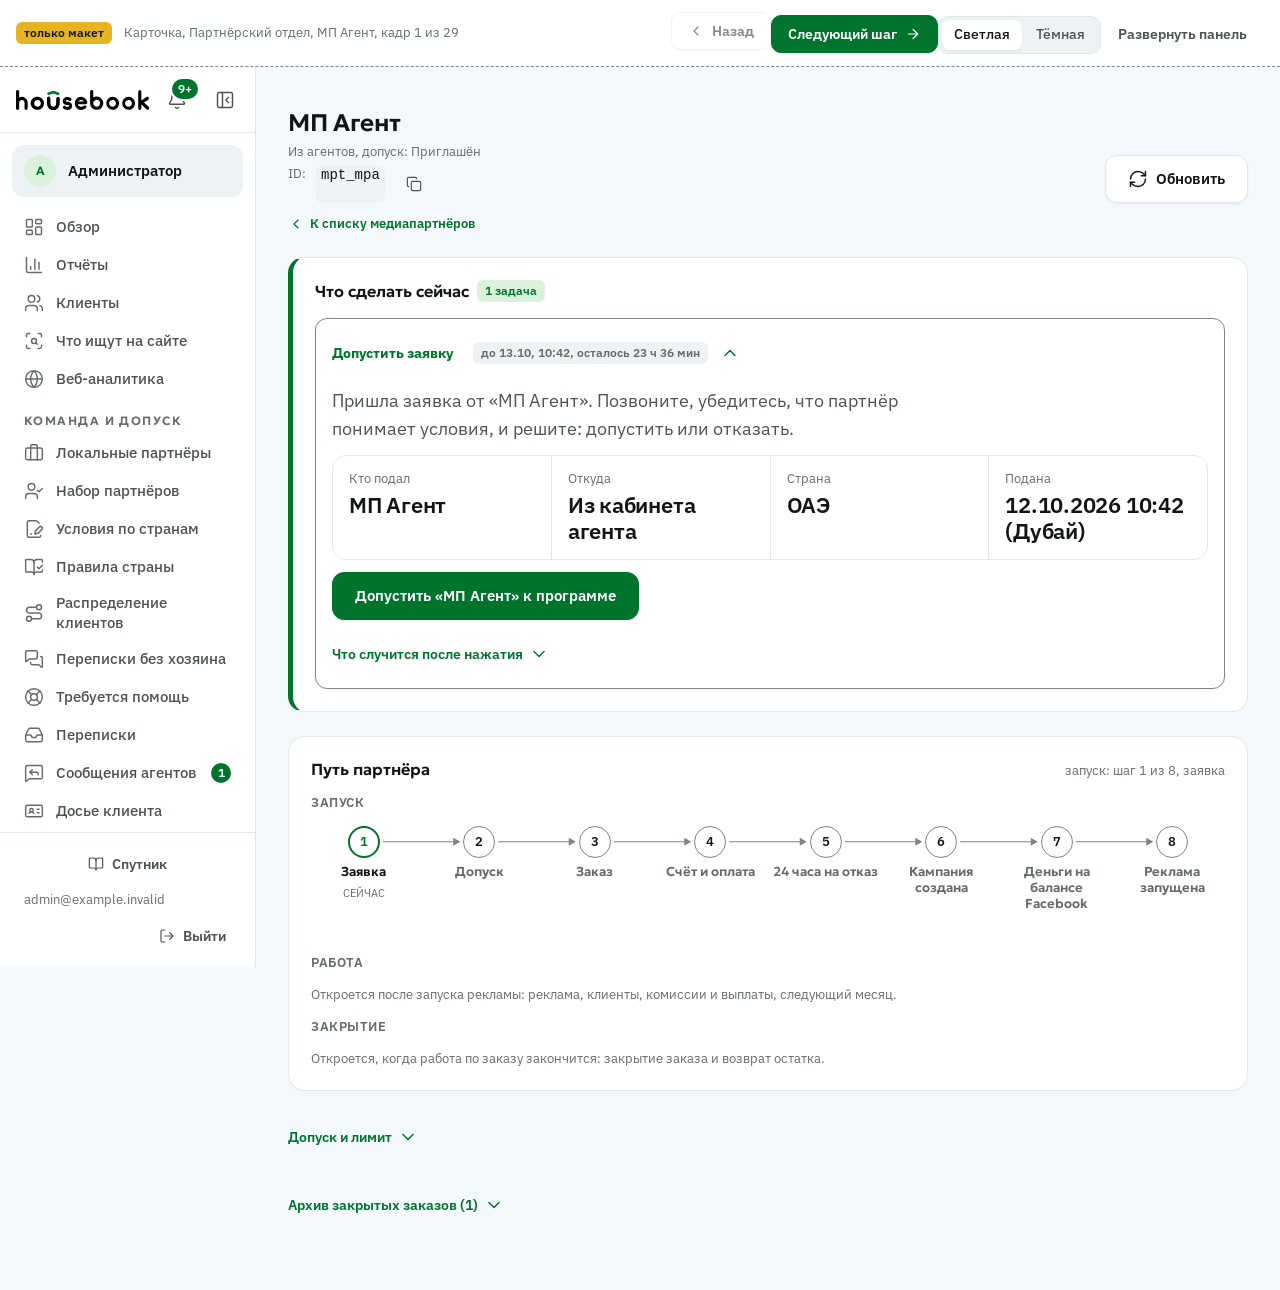
<file: maket/index.html>
<!doctype html><html><head>
<meta name="robots" content="noindex, nofollow"><meta charset=utf8><meta name=viewport content="width=device-width,initial-scale=1"><style>:root{color-scheme:light}body{margin:0;padding:0;font:14px -apple-system,BlinkMacSystemFont,sans-serif;background:#fff;color:#000}img{max-width:100%}[hidden]:not([hidden=until-found i]){display:none!important}</style></head><body>
<!doctype html>
<html lang="ru">
<head>
<meta charset="utf-8">
<meta name="viewport" content="width=device-width, initial-scale=1">
<title>Кабинеты медиапартнёров</title>
<link rel="stylesheet" href="css/shrifty.css">
<link rel="stylesheet" href="css/hb.css">
<link rel="stylesheet" href="css/hb-kab.css">
<link rel="stylesheet" href="css/hb-kab-3b.css">
<link rel="stylesheet" href="css/hb-kab-4.css">
<link rel="stylesheet" href="css/hb-kab-g5.css">
<link rel="stylesheet" href="css/hb-kab-6-1.css">
<link rel="stylesheet" href="css/hb-kab-6-2.css">
<link rel="stylesheet" href="css/hb-kab-6-3.css">
<link rel="stylesheet" href="css/hb-kab-6-4.css">
<link rel="stylesheet" href="css/hb-kab-raskladka.css">
<link rel="stylesheet" href="css/hb-kab-mp.css">
<link rel="stylesheet" href="novoe.css">
<script>
/* только макет: тема. Опубликованный артефакт получает от хоста data-theme="dark" у тёмного зрителя, а кит держит «Сумерки» и по html.dusk, и по этому атрибуту.
   Поэтому выбор зрителя (по умолчанию светлая) ставит оба признака сразу, помнится в localStorage и применяется до первой отрисовки; атрибут, который хост перезапишет позже, возвращается к выбору. */
(() => {
  const root = document.documentElement, KEY = 'mk-theme';
  let theme = 'light';
  try { if (localStorage.getItem(KEY) === 'dark') theme = 'dark'; } catch (e) {}
  const apply = () => { if (root.dataset.theme !== theme) root.dataset.theme = theme; root.classList.toggle('dusk', theme === 'dark'); };
  new MutationObserver(apply).observe(root, { attributes: true, attributeFilter: ['data-theme', 'class'] });
  apply();
  window.mkTheme = { get: () => theme, set: t => { theme = t === 'dark' ? 'dark' : 'light'; try { localStorage.setItem(KEY, theme); } catch (e) {} apply(); document.dispatchEvent(new CustomEvent('hb:theme', { detail: { night: theme === 'dark' } })); } };
})();
</script>
</head>
<body class="hb" style="margin:0">
<div class="hb">
<svg xmlns="http://www.w3.org/2000/svg" hidden aria-hidden="true" style="position:absolute;width:0;height:0">

<symbol id="hb-logo" viewBox="0 0 300 45"><path d="M26.274 41.4195C26.274 42.3645 25.901 43.2708 25.2372 43.939C24.5733 44.6072 23.6729 44.9826 22.734 44.9826C21.7951 44.9826 20.8947 44.6072 20.2308 43.939C19.567 43.2708 19.194 42.3645 19.194 41.4195V28.5201C19.1589 26.9343 18.5083 25.4253 17.3815 24.3163C16.2548 23.2072 14.7415 22.5862 13.1655 22.5862C11.5895 22.5862 10.0762 23.2072 8.94946 24.3163C7.82273 25.4253 7.17215 26.9343 7.137 28.5201V41.4195C7.13426 41.8877 7.03973 42.3507 6.85883 42.782C6.67794 43.2132 6.41423 43.6044 6.08285 43.9328C5.75146 44.2613 5.3589 44.5208 4.92769 44.6962C4.49648 44.8717 4.0351 44.9598 3.57 44.9554C2.63344 44.954 1.73482 44.5828 1.06726 43.9216C0.399705 43.2604 0.0164987 42.362 0 41.4195L0 3.84153C0.0132043 2.89296 0.393661 1.98703 1.06041 1.3165C1.72716 0.64598 2.62755 0.263809 3.57 0.251316C4.51505 0.2545 5.4205 0.633776 6.08876 1.30638C6.75701 1.97899 7.13384 2.89033 7.137 3.84153V16.8013C9.13563 15.7619 11.3663 15.2573 13.6146 15.3362C15.8629 15.415 18.0533 16.0745 19.9752 17.2515C21.8972 18.4284 23.486 20.0831 24.5891 22.0565C25.6922 24.03 26.2724 26.2558 26.274 28.5201V41.4195ZM48.3 44.6595C46.3212 44.74 44.3466 44.4173 42.4948 43.7106C40.643 43.004 38.9522 41.928 37.5238 40.5472C36.0954 39.1665 34.959 37.5095 34.1826 35.6757C33.4063 33.842 33.0062 31.8692 33.0062 29.8759C33.0062 27.8826 33.4063 25.9098 34.1826 24.076C34.959 22.2422 36.0954 20.5853 37.5238 19.2045C38.9522 17.8238 40.643 16.7478 42.4948 16.0412C44.3466 15.3345 46.3212 15.0118 48.3 15.0923C56.376 15.0923 63 21.7352 63.048 29.9333C63.0101 33.8475 61.4404 37.5888 58.6795 40.3456C55.9186 43.1025 52.1891 44.6525 48.3 44.6595ZM48.3 22.3361C46.8166 22.3361 45.3666 22.7789 44.1332 23.6083C42.8999 24.4378 41.9386 25.6168 41.3709 26.9961C40.8033 28.3755 40.6547 29.8933 40.9441 31.3576C41.2335 32.822 41.9478 34.167 42.9967 35.2228C44.0456 36.2785 45.382 36.9974 46.8368 37.2887C48.2917 37.58 49.7997 37.4305 51.1701 36.8591C52.5406 36.2878 53.7119 35.3202 54.536 34.0788C55.3601 32.8374 55.8 31.378 55.8 29.8849C55.8044 28.8924 55.6134 27.9088 55.238 26.9909C54.8626 26.0731 54.3104 25.2392 53.613 24.5373C52.9157 23.8355 52.0872 23.2796 51.1753 22.9018C50.2634 22.524 49.2861 22.3317 48.3 22.3361ZM83.958 44.9554C76.35 44.9554 70.086 38.3124 70.086 30.1597V18.921C70.086 16.9765 71.553 15.3852 73.365 15.3852C75.237 15.3852 77.049 16.9765 77.049 18.921V30.1688C77.049 34.3961 80.562 37.8263 83.949 37.8263C87.927 37.8263 90.912 34.4112 90.912 30.1688V19.3921C90.912 17.3871 92.958 15.8592 94.539 15.8592C94.9891 15.869 95.4327 15.9683 95.8444 16.1515C96.2562 16.3347 96.6278 16.5981 96.9379 16.9265C97.248 17.2549 97.4905 17.6418 97.6513 18.065C97.8121 18.4882 97.8882 18.9392 97.875 19.3921V30.1688C97.878 38.2973 91.617 44.9554 83.952 44.9554H83.958ZM115.983 44.895C112.239 44.895 108.483 43.3611 106.563 41.5373C105.889 40.9029 105.491 40.026 105.456 39.0977C105.421 38.1693 105.752 37.2647 106.377 36.581C107.002 35.8974 107.871 35.4901 108.793 35.4479C109.715 35.4057 110.616 35.732 111.3 36.3558C112.353 37.3553 116.274 38.711 118.5 37.2375C118.782 37.0655 119.017 36.8238 119.18 36.5353C119.344 36.2468 119.432 35.9211 119.436 35.5888C119.436 34.7645 118.734 34.1757 118.149 33.9372C117.624 33.6352 116.685 33.6352 115.632 33.6352C114.228 33.6352 112.647 33.5748 111.009 32.986C107.967 31.9835 105.507 28.804 105.276 25.7391C104.976 22.0312 106.563 19.7333 107.91 18.4379C110.835 15.7203 115.11 15.3157 118.209 15.8472C120.549 16.2578 122.304 17.0822 123.768 18.4379C124.446 19.0657 124.85 19.9372 124.893 20.8631C124.937 21.7891 124.615 22.6949 123.999 23.3839C123.435 23.9938 122.677 24.3875 121.857 24.4977C121.036 24.6078 120.202 24.4276 119.499 23.9878C118.68 23.3839 118.092 22.9884 117.039 22.8102C115.284 22.5082 112.008 22.632 112.239 25.1684C112.431 25.6941 112.805 26.1325 113.292 26.4034C113.877 26.5786 114.753 26.5786 115.692 26.5786C117.213 26.639 119.145 26.639 121.074 27.5207C124.293 28.9942 126.399 32.1768 126.399 35.5919C126.391 37.0867 126.019 38.5567 125.315 39.8729C124.611 41.1891 123.597 42.3112 122.361 43.1407C120.451 44.3463 118.23 44.9566 115.977 44.895H115.983ZM157.083 31.9956H139.05C139.452 33.6792 140.402 35.1792 141.748 36.2571C143.095 37.3349 144.761 37.9287 146.481 37.9441C148.353 37.9441 151.107 37.1771 152.625 35.7066C152.955 35.3809 153.346 35.1239 153.775 34.9506C154.205 34.7773 154.664 34.691 155.126 34.6966C155.588 34.7022 156.045 34.7996 156.47 34.9833C156.895 35.167 157.28 35.4333 157.602 35.767C157.931 36.0963 158.19 36.4887 158.366 36.9208C158.541 37.353 158.629 37.8161 158.623 38.2829C158.618 38.7497 158.519 39.2106 158.333 39.6384C158.148 40.0662 157.879 40.4521 157.542 40.7734C154.323 43.8955 149.817 44.9554 146.481 44.9554C142.681 44.8108 139.085 43.1898 136.447 40.4328C133.81 37.6759 132.337 33.9975 132.337 30.1703C132.337 26.343 133.81 22.6647 136.447 19.9078C139.085 17.1508 142.681 15.5298 146.481 15.3852C147.346 15.3762 148.209 15.4561 149.058 15.6237C151.024 16.0128 152.886 16.8174 154.52 17.9844C156.154 19.1514 157.524 20.6542 158.538 22.3935C159.474 24.0452 160.527 26.2253 160.41 28.1668C160.357 28.7605 160.197 29.3395 159.939 29.8759C159.474 30.9931 158.478 31.9956 157.074 31.9956H157.083ZM140.055 26.0471H152.46C151.29 23.8097 149.124 22.5113 146.49 22.5113C145.206 22.5039 143.942 22.8243 142.815 23.4427C141.688 24.0611 140.735 24.9572 140.046 26.0471H140.055ZM217.278 44.6595C213.485 44.5051 209.899 42.8801 207.27 40.1245C204.64 37.3689 203.172 33.6965 203.172 29.8759C203.172 26.0553 204.64 22.3828 207.27 19.6273C209.899 16.8717 213.485 15.2466 217.278 15.0923C225.354 15.0923 231.963 21.7352 232.023 29.9333C231.986 33.8488 230.416 37.5914 227.653 40.3486C224.891 43.1058 221.159 44.6549 217.269 44.6595H217.278ZM217.278 22.3361C215.795 22.3361 214.345 22.7789 213.111 23.6083C211.878 24.4378 210.917 25.6168 210.349 26.9961C209.781 28.3755 209.633 29.8933 209.922 31.3576C210.212 32.822 210.926 34.167 211.975 35.2228C213.024 36.2785 214.36 36.9974 215.815 37.2887C217.27 37.58 218.778 37.4305 220.148 36.8591C221.519 36.2878 222.69 35.3202 223.514 34.0788C224.338 32.8374 224.778 31.378 224.778 29.8849C224.782 28.8916 224.591 27.9073 224.215 26.9888C223.839 26.0704 223.286 25.2361 222.588 24.5341C221.89 23.8321 221.06 23.2764 220.147 22.8992C219.234 22.5219 218.256 22.3305 217.269 22.3361H217.278ZM253.164 44.6595C249.371 44.5051 245.785 42.8801 243.156 40.1245C240.526 37.3689 239.058 33.6965 239.058 29.8759C239.058 26.0553 240.526 22.3828 243.156 19.6273C245.785 16.8717 249.371 15.2466 253.164 15.0923C261.24 15.0923 267.864 21.7352 267.912 29.9333C267.874 33.849 266.303 37.5917 263.54 40.3488C260.777 43.1059 257.046 44.6549 253.155 44.6595H253.164ZM253.164 22.3361C251.681 22.3361 250.231 22.7789 248.997 23.6083C247.764 24.4378 246.803 25.6168 246.235 26.9961C245.667 28.3755 245.519 29.8933 245.808 31.3576C246.098 32.822 246.812 34.167 247.861 35.2228C248.91 36.2785 250.246 36.9974 251.701 37.2887C253.156 37.58 254.664 37.4305 256.034 36.8591C257.405 36.2878 258.576 35.3202 259.4 34.0788C260.224 32.8374 260.664 31.378 260.664 29.8849C260.668 28.8916 260.477 27.9073 260.101 26.9888C259.725 26.0704 259.172 25.2361 258.474 24.5341C257.776 23.8321 256.946 23.2764 256.033 22.8992C255.12 22.5219 254.142 22.3305 253.155 22.3361H253.164ZM299.064 43.5392C298.364 44.2412 297.421 44.6427 296.433 44.6595C295.542 44.6679 294.683 44.3305 294.033 43.7174L282.096 32.6448V41.4195C282.096 42.3725 281.72 43.2865 281.05 43.9603C280.381 44.6342 279.473 45.0128 278.526 45.0128C277.579 45.0128 276.671 44.6342 276.002 43.9603C275.332 43.2865 274.956 42.3725 274.956 41.4195V3.90192C274.956 2.94894 275.332 2.03498 276.002 1.36112C276.671 0.687259 277.579 0.308687 278.526 0.308687C279.473 0.308687 280.381 0.687259 281.05 1.36112C281.72 2.03498 282.096 2.94894 282.096 3.90192V23.8097L293.625 15.7989C294.403 15.3309 295.327 15.1753 296.213 15.3629C297.1 15.5506 297.884 16.0678 298.408 16.8113C298.932 17.5548 299.159 18.47 299.043 19.3743C298.926 20.2786 298.475 21.1055 297.78 21.69L288 28.345L298.884 38.4151C299.568 39.0796 299.969 39.9863 300 40.9429C300.032 41.8995 299.691 42.8308 299.052 43.5392H299.064ZM181.59 14.893C178.858 14.9038 176.183 15.6807 173.865 17.1365V3.60601C173.865 2.66103 173.492 1.75476 172.828 1.08656C172.164 0.41836 171.264 0.0429688 170.325 0.0429688C169.386 0.0429688 168.486 0.41836 167.822 1.08656C167.158 1.75476 166.785 2.66103 166.785 3.60601V29.7944C166.785 32.7416 167.653 35.6226 169.28 38.0731C170.907 40.5236 173.219 42.4336 175.924 43.5614C178.63 44.6893 181.606 44.9844 184.478 44.4094C187.35 43.8344 189.988 42.4152 192.059 40.3312C194.129 38.2472 195.539 35.5921 196.111 32.7015C196.682 29.8109 196.389 26.8147 195.268 24.0919C194.147 21.369 192.25 19.0417 189.815 17.4043C187.381 15.7669 184.518 14.893 181.59 14.893ZM181.59 37.5394C180.071 37.5394 178.586 37.0861 177.323 36.2367C176.06 35.3873 175.076 34.1801 174.495 32.7676C173.913 31.3551 173.761 29.8009 174.058 28.3014C174.354 26.8019 175.085 25.4246 176.159 24.3435C177.234 23.2625 178.602 22.5263 180.092 22.228C181.581 21.9297 183.126 22.0828 184.529 22.6679C185.932 23.2529 187.132 24.2437 187.976 25.5149C188.82 26.7861 189.27 28.2806 189.27 29.8095C189.265 31.8567 188.454 33.8185 187.014 35.2647C185.575 36.711 183.624 37.5236 181.59 37.5243V37.5394Z" class="lw"/><path d="M83.9549 44.955C83.9559 44.955 83.9569 44.955 83.9579 44.955H83.9519C83.9529 44.955 83.9539 44.955 83.9549 44.955C76.3483 44.9532 70.0859 38.311 70.0859 30.1593V18.9206C70.0859 16.9761 71.5529 15.3848 73.3649 15.3848C75.2369 15.3848 77.0489 16.9761 77.0489 18.9206V30.1684C77.0489 34.3957 80.5619 37.8259 83.9489 37.8259C87.9269 37.8259 90.9119 34.4108 90.9119 30.1684V19.3917C90.9119 17.3867 92.9579 15.8588 94.5389 15.8588C94.989 15.8686 95.4327 15.9679 95.8444 16.1511C96.2561 16.3343 96.6277 16.5976 96.9378 16.9261C97.248 17.2545 97.4904 17.6414 97.6512 18.0646C97.8121 18.4878 97.8881 18.9388 97.8749 19.3917V30.1684C97.8779 38.2959 91.6186 44.9532 83.9549 44.955Z" class="lw"/><path d="M83.9579 44.955C83.9569 44.955 83.9559 44.955 83.9549 44.955C83.9539 44.955 83.9529 44.955 83.9519 44.955H83.9579Z" class="lw"/><path d="M94.9047 11.1438C94.6061 11.1437 94.3094 11.0958 94.0257 11.0019L83.9487 7.70151L73.7997 11.0049C73.1025 11.1741 72.3676 11.0723 71.7418 10.7198C71.116 10.3673 70.6454 9.79012 70.4241 9.10355C70.2028 8.41698 70.2471 7.67164 70.5481 7.01649C70.8491 6.36135 71.3846 5.84467 72.0477 5.56972L83.9547 1.68359L95.7867 5.55765C96.4319 5.76766 96.9813 6.20279 97.3358 6.78457C97.6904 7.36635 97.8267 8.05649 97.7203 8.73054C97.6139 9.40458 97.2717 10.0182 96.7554 10.4607C96.2391 10.9032 95.5828 11.1454 94.9047 11.1438V11.1438Z" class="lr"/></symbol>
<symbol id="hb-roof" viewBox="0 0 83 28"><path d="M73.761 27.7616C72.879 27.7612 72.0026 27.6207 71.1648 27.3451L41.4006 17.66L11.4238 27.354C9.36463 27.8506 7.19392 27.5519 5.3455 26.5175C3.49708 25.4831 2.10712 23.7892 1.45343 21.7744C0.799743 19.7596 0.930486 17.5723 1.81953 15.6498C2.70858 13.7272 4.29044 12.211 6.24892 11.4041L41.4183 0L76.3662 11.3687C78.2719 11.985 79.8946 13.2619 80.9418 14.9692C81.9891 16.6765 82.3918 18.7017 82.0775 20.6798C81.7631 22.6578 80.7524 24.4584 79.2275 25.757C77.7026 27.0555 75.7639 27.7664 73.761 27.7616V27.7616Z"/></symbol>
<symbol id="i-arrow-up-down" viewBox="0 0 24 24"><path d="m21 16-4 4-4-4"/><path d="M17 20V4"/><path d="m3 8 4-4 4 4"/><path d="M7 4v16"/></symbol>
<symbol id="i-ban" viewBox="0 0 24 24"><circle cx="12" cy="12" r="10"/><path d="m4.9 4.9 14.2 14.2"/></symbol>
<symbol id="i-building-2" viewBox="0 0 24 24"><path d="M6 22V4a2 2 0 0 1 2-2h8a2 2 0 0 1 2 2v18Z"/><path d="M6 12H4a2 2 0 0 0-2 2v6a2 2 0 0 0 2 2h2"/><path d="M18 9h2a2 2 0 0 1 2 2v9a2 2 0 0 1-2 2h-2"/><path d="M10 6h4"/><path d="M10 10h4"/><path d="M10 14h4"/><path d="M10 18h4"/></symbol>
<symbol id="i-calendar" viewBox="0 0 24 24"><path d="M8 2v4"/><path d="M16 2v4"/><rect width="18" height="18" x="3" y="4" rx="2"/><path d="M3 10h18"/></symbol>
<symbol id="i-chevron-down" viewBox="0 0 24 24"><path d="m6 9 6 6 6-6"/></symbol>
<symbol id="i-chevron-left" viewBox="0 0 24 24"><path d="m15 18-6-6 6-6"/></symbol>
<symbol id="i-chevron-right" viewBox="0 0 24 24"><path d="m9 18 6-6-6-6"/></symbol>
<symbol id="i-circle-check" viewBox="0 0 24 24"><circle cx="12" cy="12" r="10"/><path d="m9 12 2 2 4-4"/></symbol>
<symbol id="i-clock" viewBox="0 0 24 24"><circle cx="12" cy="12" r="10"/><path d="M12 6v6l4 2"/></symbol>
<symbol id="i-database" viewBox="0 0 24 24"><ellipse cx="12" cy="5" rx="9" ry="3"/><path d="M3 5V19A9 3 0 0 0 21 19V5"/><path d="M3 12A9 3 0 0 0 21 12"/></symbol>
<symbol id="i-download" viewBox="0 0 24 24"><path d="M21 15v4a2 2 0 0 1-2 2H5a2 2 0 0 1-2-2v-4"/><path d="m7 10 5 5 5-5"/><path d="M12 15V3"/></symbol>
<symbol id="i-expand" viewBox="0 0 24 24"><path d="M15 3h6v6"/><path d="M9 21H3v-6"/><path d="M21 3l-7 7"/><path d="M3 21l7-7"/></symbol>
<symbol id="i-external-link" viewBox="0 0 24 24"><path d="M15 3h6v6"/><path d="M10 14 21 3"/><path d="M18 13v6a2 2 0 0 1-2 2H5a2 2 0 0 1-2-2V8a2 2 0 0 1 2-2h6"/></symbol>
<symbol id="i-eye" viewBox="0 0 24 24"><path d="M2.062 12.348a1 1 0 0 1 0-.696 10.75 10.75 0 0 1 19.876 0 1 1 0 0 1 0 .696 10.75 10.75 0 0 1-19.876 0"/><circle cx="12" cy="12" r="3"/></symbol>
<symbol id="i-file-text" viewBox="0 0 24 24"><path d="M15 2H6a2 2 0 0 0-2 2v16a2 2 0 0 0 2 2h12a2 2 0 0 0 2-2V7Z"/><path d="M14 2v4a2 2 0 0 0 2 2h4"/><path d="M10 9H8"/><path d="M16 13H8"/><path d="M16 17H8"/></symbol>
<symbol id="i-globe" viewBox="0 0 24 24"><circle cx="12" cy="12" r="10"/><path d="M12 2a14.5 14.5 0 0 0 0 20 14.5 14.5 0 0 0 0-20"/><path d="M2 12h20"/></symbol>
<symbol id="i-heart" viewBox="0 0 24 24"><path d="M19 14c1.49-1.46 3-3.21 3-5.5A5.5 5.5 0 0 0 16.5 3c-1.76 0-3 .5-4.5 2-1.5-1.5-2.74-2-4.5-2A5.5 5.5 0 0 0 2 8.5c0 2.3 1.5 4.05 3 5.5l7 7Z"/></symbol>
<symbol id="i-info" viewBox="0 0 24 24"><circle cx="12" cy="12" r="10"/><path d="M12 16v-4"/><path d="M12 8h.01"/></symbol>
<symbol id="i-landmark" viewBox="0 0 24 24"><path d="M3 22h18"/><path d="M6 18v-7"/><path d="M10 18v-7"/><path d="M14 18v-7"/><path d="M18 18v-7"/><path d="M12 2 20 7H4z"/></symbol>
<symbol id="i-list" viewBox="0 0 24 24"><path d="M3 12h.01"/><path d="M3 18h.01"/><path d="M3 6h.01"/><path d="M8 12h13"/><path d="M8 18h13"/><path d="M8 6h13"/></symbol>
<symbol id="i-mail" viewBox="0 0 24 24"><path d="m22 7-8.991 5.727a2 2 0 0 1-2.009 0L2 7"/><rect x="2" y="4" width="20" height="16" rx="2"/></symbol>
<symbol id="i-map" viewBox="0 0 24 24"><path d="M14.106 5.553a2 2 0 0 0 1.788 0l3.659-1.83A1 1 0 0 1 21 4.619v12.764a1 1 0 0 1-.553.894l-4.553 2.277a2 2 0 0 1-1.788 0l-4.212-2.106a2 2 0 0 0-1.788 0l-3.659 1.83A1 1 0 0 1 3 19.381V6.618a1 1 0 0 1 .553-.894l4.553-2.277a2 2 0 0 1 1.788 0z"/><path d="M15 5.764v15"/><path d="M9 3.236v15"/></symbol>
<symbol id="i-map-pin" viewBox="0 0 24 24"><path d="M20 10c0 4.993-5.539 10.193-7.399 11.799a1 1 0 0 1-1.202 0C9.539 20.193 4 14.993 4 10a8 8 0 0 1 16 0"/><circle cx="12" cy="10" r="3"/></symbol>
<symbol id="i-menu" viewBox="0 0 24 24"><path d="M4 6h16"/><path d="M4 12h16"/><path d="M4 18h16"/></symbol>
<symbol id="i-message-circle" viewBox="0 0 24 24"><path d="M7.9 20A9 9 0 1 0 4 16.1L2 22Z"/></symbol>
<symbol id="i-phone" viewBox="0 0 24 24"><path d="M13.832 16.568a1 1 0 0 0 1.213-.303l.355-.465A2 2 0 0 1 17 15h3a2 2 0 0 1 2 2v3a2 2 0 0 1-2 2A18 18 0 0 1 2 4a2 2 0 0 1 2-2h3a2 2 0 0 1 2 2v3a2 2 0 0 1-.8 1.6l-.468.351a1 1 0 0 0-.292 1.233 14 14 0 0 0 6.392 6.384"/></symbol>
<symbol id="i-printer" viewBox="0 0 24 24"><path d="M6 18H4a2 2 0 0 1-2-2v-5a2 2 0 0 1 2-2h16a2 2 0 0 1 2 2v5a2 2 0 0 1-2 2h-2"/><path d="M6 9V3a1 1 0 0 1 1-1h10a1 1 0 0 1 1 1v6"/><rect x="6" y="14" width="12" height="8" rx="1"/></symbol>
<symbol id="i-refresh" viewBox="0 0 24 24"><path d="M3 12a9 9 0 0 1 9-9 9.75 9.75 0 0 1 6.74 2.74L21 8"/><path d="M21 3v5h-5"/><path d="M21 12a9 9 0 0 1-9 9 9.75 9.75 0 0 1-6.74-2.74L3 16"/><path d="M8 16H3v5"/></symbol>
<symbol id="i-scale" viewBox="0 0 24 24"><path d="m16 16 3-8 3 8c-.87.65-1.92 1-3 1s-2.13-.35-3-1Z"/><path d="m2 16 3-8 3 8c-.87.65-1.92 1-3 1s-2.13-.35-3-1Z"/><path d="M7 21h10"/><path d="M12 3v18"/><path d="M3 7h2c2 0 5-1 7-2 2 1 5 2 7 2h2"/></symbol>
<symbol id="i-search" viewBox="0 0 24 24"><path d="m21 21-4.34-4.34"/><circle cx="11" cy="11" r="8"/></symbol>
<symbol id="i-search-x" viewBox="0 0 24 24"><path d="m13.5 8.5-5 5"/><path d="m8.5 8.5 5 5"/><circle cx="11" cy="11" r="8"/><path d="m21 21-4.3-4.3"/></symbol>
<symbol id="i-send" viewBox="0 0 24 24"><path d="m22 2-7 20-4-9-9-4Z"/><path d="M22 2 11 13"/></symbol>
<symbol id="i-share" viewBox="0 0 24 24"><circle cx="18" cy="5" r="3"/><circle cx="6" cy="12" r="3"/><circle cx="18" cy="19" r="3"/><path d="m8.59 13.51 6.83 3.98"/><path d="m15.41 6.51-6.82 3.98"/></symbol>
<symbol id="i-shield-check" viewBox="0 0 24 24"><path d="M20 13c0 5-3.5 7.5-7.66 8.95a1 1 0 0 1-.67-.01C7.5 20.5 4 18 4 13V6a1 1 0 0 1 1-1c2 0 4.5-1.2 6.24-2.72a1.17 1.17 0 0 1 1.52 0C14.51 3.81 17 5 19 5a1 1 0 0 1 1 1z"/><path d="m9 12 2 2 4-4"/></symbol>
<symbol id="i-sliders-horizontal" viewBox="0 0 24 24"><path d="M21 4h-7"/><path d="M10 4H3"/><path d="M21 12h-9"/><path d="M8 12H3"/><path d="M21 20h-5"/><path d="M12 20H3"/><path d="M14 2v4"/><path d="M8 10v4"/><path d="M16 18v4"/></symbol>
<symbol id="i-thumbs-up" viewBox="0 0 24 24"><path d="M7 10v12"/><path d="M15 5.88 14 10h5.83a2 2 0 0 1 1.92 2.56l-2.33 8A2 2 0 0 1 17.5 22H4a2 2 0 0 1-2-2v-8a2 2 0 0 1 2-2h2.76a2 2 0 0 0 1.79-1.11L12 2a3.13 3.13 0 0 1 3 3.88Z"/></symbol>
<symbol id="i-triangle-alert" viewBox="0 0 24 24"><path d="m21.73 18-8-14a2 2 0 0 0-3.48 0l-8 14A2 2 0 0 0 4 21h16a2 2 0 0 0 1.73-3"/><path d="M12 9v4"/><path d="M12 17h.01"/></symbol>
<symbol id="i-user" viewBox="0 0 24 24"><path d="M19 21v-2a4 4 0 0 0-4-4H9a4 4 0 0 0-4 4v2"/><circle cx="12" cy="7" r="4"/></symbol>
<symbol id="i-wallet" viewBox="0 0 24 24"><path d="M19 7V4a1 1 0 0 0-1-1H5a2 2 0 0 0 0 4h15a1 1 0 0 1 1 1v4h-3a2 2 0 0 0 0 4h3a1 1 0 0 0 1-1v-2a1 1 0 0 0-1-1"/><path d="M3 5v14a2 2 0 0 0 2 2h15a1 1 0 0 0 1-1v-4"/></symbol>
<symbol id="i-x" viewBox="0 0 24 24"><path d="M18 6 6 18"/><path d="m6 6 12 12"/></symbol>
</svg>
<svg xmlns="http://www.w3.org/2000/svg" hidden aria-hidden="true" style="position:absolute;width:0;height:0">
<symbol id="i-bell" viewBox="0 0 24 24"><path d="M10.268 21a2 2 0 0 0 3.464 0"/><path d="M3.262 15.326A1 1 0 0 0 4 17h16a1 1 0 0 0 .74-1.673C19.41 13.956 18 12.499 18 8A6 6 0 0 0 6 8c0 4.499-1.411 5.956-2.738 7.326"/></symbol>
<symbol id="i-trash-2" viewBox="0 0 24 24"><path d="M10 11v6"/><path d="M14 11v6"/><path d="M19 6v14a2 2 0 0 1-2 2H7a2 2 0 0 1-2-2V6"/><path d="M3 6h18"/><path d="M8 6V4a2 2 0 0 1 2-2h4a2 2 0 0 1 2 2v2"/></symbol>
<symbol id="i-copy" viewBox="0 0 24 24"><rect width="14" height="14" x="8" y="8" rx="2" ry="2"/><path d="M4 16c-1.1 0-2-.9-2-2V4c0-1.1.9-2 2-2h10c1.1 0 2 .9 2 2"/></symbol>
<symbol id="i-upload" viewBox="0 0 24 24"><path d="M12 3v12"/><path d="m17 8-5-5-5 5"/><path d="M21 15v4a2 2 0 0 1-2 2H5a2 2 0 0 1-2-2v-4"/></symbol>
<symbol id="i-eye-off" viewBox="0 0 24 24"><path d="M10.733 5.076a10.744 10.744 0 0 1 11.205 6.575 1 1 0 0 1 0 .696 10.747 10.747 0 0 1-1.444 2.49"/><path d="M14.084 14.158a3 3 0 0 1-4.242-4.242"/><path d="M17.479 17.499a10.75 10.75 0 0 1-15.417-5.151 1 1 0 0 1 0-.696 10.75 10.75 0 0 1 4.446-5.143"/><path d="m2 2 20 20"/></symbol>
<symbol id="i-pencil" viewBox="0 0 24 24"><path d="M21.174 6.812a1 1 0 0 0-3.986-3.987L3.842 16.174a2 2 0 0 0-.5.83l-1.321 4.352a.5.5 0 0 0 .623.622l4.353-1.32a2 2 0 0 0 .83-.497z"/><path d="m15 5 4 4"/></symbol>
<symbol id="i-lock" viewBox="0 0 24 24"><rect width="18" height="11" x="3" y="11" rx="2" ry="2"/><path d="M7 11V7a5 5 0 0 1 10 0v4"/></symbol>
<symbol id="i-log-out" viewBox="0 0 24 24"><path d="m16 17 5-5-5-5"/><path d="M21 12H9"/><path d="M9 21H5a2 2 0 0 1-2-2V5a2 2 0 0 1 2-2h4"/></symbol>
<symbol id="i-plus" viewBox="0 0 24 24"><path d="M5 12h14"/><path d="M12 5v14"/></symbol>
<symbol id="i-minus" viewBox="0 0 24 24"><path d="M5 12h14"/></symbol>
<symbol id="i-funnel" viewBox="0 0 24 24"><path d="M10 20a1 1 0 0 0 .553.895l2 1A1 1 0 0 0 14 21v-7a2 2 0 0 1 .517-1.341L21.74 4.67A1 1 0 0 0 21 3H3a1 1 0 0 0-.742 1.67l7.225 7.989A2 2 0 0 1 10 14z"/></symbol>
<symbol id="i-check" viewBox="0 0 24 24"><path d="M20 6 9 17l-5-5"/></symbol>
<symbol id="i-house" viewBox="0 0 24 24"><path d="M15 21v-8a1 1 0 0 0-1-1h-4a1 1 0 0 0-1 1v8"/><path d="M3 10a2 2 0 0 1 .709-1.528l7-6a2 2 0 0 1 2.582 0l7 6A2 2 0 0 1 21 10v9a2 2 0 0 1-2 2H5a2 2 0 0 1-2-2z"/></symbol>
<symbol id="i-users" viewBox="0 0 24 24"><path d="M16 21v-2a4 4 0 0 0-4-4H6a4 4 0 0 0-4 4v2"/><path d="M16 3.128a4 4 0 0 1 0 7.744"/><path d="M22 21v-2a4 4 0 0 0-3-3.87"/><circle cx="9" cy="7" r="4"/></symbol>
<symbol id="i-users-round" viewBox="0 0 24 24"><path d="M18 21a8 8 0 0 0-16 0"/><circle cx="10" cy="8" r="5"/><path d="M22 20c0-3.37-2-6.5-4-8a5 5 0 0 0-.45-8.3"/></symbol>
<symbol id="i-user-plus" viewBox="0 0 24 24"><path d="M16 21v-2a4 4 0 0 0-4-4H6a4 4 0 0 0-4 4v2"/><circle cx="9" cy="7" r="4"/><line x1="19" x2="19" y1="8" y2="14"/><line x1="22" x2="16" y1="11" y2="11"/></symbol>
<symbol id="i-network" viewBox="0 0 24 24"><rect x="16" y="16" width="6" height="6" rx="1"/><rect x="2" y="16" width="6" height="6" rx="1"/><rect x="9" y="2" width="6" height="6" rx="1"/><path d="M5 16v-3a1 1 0 0 1 1-1h12a1 1 0 0 1 1 1v3"/><path d="M12 12V8"/></symbol>
<symbol id="i-link" viewBox="0 0 24 24"><path d="M10 13a5 5 0 0 0 7.54.54l3-3a5 5 0 0 0-7.07-7.07l-1.72 1.71"/><path d="M14 11a5 5 0 0 0-7.54-.54l-3 3a5 5 0 0 0 7.07 7.07l1.71-1.71"/></symbol>
<symbol id="i-book-open" viewBox="0 0 24 24"><path d="M12 7v14"/><path d="M3 18a1 1 0 0 1-1-1V4a1 1 0 0 1 1-1h5a4 4 0 0 1 4 4 4 4 0 0 1 4-4h5a1 1 0 0 1 1 1v13a1 1 0 0 1-1 1h-6a3 3 0 0 0-3 3 3 3 0 0 0-3-3z"/></symbol>
<symbol id="i-folder" viewBox="0 0 24 24"><path d="M20 20a2 2 0 0 0 2-2V8a2 2 0 0 0-2-2h-7.9a2 2 0 0 1-1.69-.9L9.6 3.9A2 2 0 0 0 7.93 3H4a2 2 0 0 0-2 2v13a2 2 0 0 0 2 2Z"/></symbol>
<symbol id="i-sparkles" viewBox="0 0 24 24"><path d="M11.017 2.814a1 1 0 0 1 1.966 0l1.051 5.558a2 2 0 0 0 1.594 1.594l5.558 1.051a1 1 0 0 1 0 1.966l-5.558 1.051a2 2 0 0 0-1.594 1.594l-1.051 5.558a1 1 0 0 1-1.966 0l-1.051-5.558a2 2 0 0 0-1.594-1.594l-5.558-1.051a1 1 0 0 1 0-1.966l5.558-1.051a2 2 0 0 0 1.594-1.594z"/><path d="M20 2v4"/><path d="M22 4h-4"/><circle cx="4" cy="20" r="2"/></symbol>
<symbol id="i-percent" viewBox="0 0 24 24"><line x1="19" x2="5" y1="5" y2="19"/><circle cx="6.5" cy="6.5" r="2.5"/><circle cx="17.5" cy="17.5" r="2.5"/></symbol>
<symbol id="i-plug" viewBox="0 0 24 24"><path d="M12 22v-5"/><path d="M15 8V2"/><path d="M17 8a1 1 0 0 1 1 1v4a4 4 0 0 1-4 4h-4a4 4 0 0 1-4-4V9a1 1 0 0 1 1-1z"/><path d="M9 8V2"/></symbol>
<symbol id="i-id-card" viewBox="0 0 24 24"><path d="M16 10h2"/><path d="M16 14h2"/><path d="M6.17 15a3 3 0 0 1 5.66 0"/><circle cx="9" cy="11" r="2"/><rect x="2" y="5" width="20" height="14" rx="2"/></symbol>
<symbol id="i-file-check" viewBox="0 0 24 24"><path d="M6 22a2 2 0 0 1-2-2V4a2 2 0 0 1 2-2h8a2.4 2.4 0 0 1 1.704.706l3.588 3.588A2.4 2.4 0 0 1 20 8v12a2 2 0 0 1-2 2z"/><path d="M14 2v5a1 1 0 0 0 1 1h5"/><path d="m9 15 2 2 4-4"/></symbol>
<symbol id="i-scroll-text" viewBox="0 0 24 24"><path d="M15 12h-5"/><path d="M15 8h-5"/><path d="M19 17V5a2 2 0 0 0-2-2H4"/><path d="M8 21h12a2 2 0 0 0 2-2v-1a1 1 0 0 0-1-1H11a1 1 0 0 0-1 1v1a2 2 0 1 1-4 0V5a2 2 0 1 0-4 0v2a1 1 0 0 0 1 1h3"/></symbol>
<symbol id="i-graduation-cap" viewBox="0 0 24 24"><path d="M21.42 10.922a1 1 0 0 0-.019-1.838L12.83 5.18a2 2 0 0 0-1.66 0L2.6 9.08a1 1 0 0 0 0 1.832l8.57 3.908a2 2 0 0 0 1.66 0z"/><path d="M22 10v6"/><path d="M6 12.5V16a6 3 0 0 0 12 0v-3.5"/></symbol>
<symbol id="i-message-square" viewBox="0 0 24 24"><path d="M22 17a2 2 0 0 1-2 2H6.828a2 2 0 0 0-1.414.586l-2.202 2.202A.71.71 0 0 1 2 21.286V5a2 2 0 0 1 2-2h16a2 2 0 0 1 2 2z"/></symbol>
<symbol id="i-megaphone" viewBox="0 0 24 24"><path d="M11 6a13 13 0 0 0 8.4-2.8A1 1 0 0 1 21 4v12a1 1 0 0 1-1.6.8A13 13 0 0 0 11 14H5a2 2 0 0 1-2-2V8a2 2 0 0 1 2-2z"/><path d="M6 14a12 12 0 0 0 2.4 7.2 2 2 0 0 0 3.2-2.4A8 8 0 0 1 10 14"/><path d="M8 6v8"/></symbol>
<symbol id="i-ellipsis" viewBox="0 0 24 24"><circle cx="12" cy="12" r="1"/><circle cx="19" cy="12" r="1"/><circle cx="5" cy="12" r="1"/></symbol>
<symbol id="i-mic" viewBox="0 0 24 24"><path d="M12 19v3"/><path d="M19 10v2a7 7 0 0 1-14 0v-2"/><rect x="9" y="2" width="6" height="13" rx="3"/></symbol>
<symbol id="i-grip-vertical" viewBox="0 0 24 24"><circle cx="9" cy="12" r="1"/><circle cx="9" cy="5" r="1"/><circle cx="9" cy="19" r="1"/><circle cx="15" cy="12" r="1"/><circle cx="15" cy="5" r="1"/><circle cx="15" cy="19" r="1"/></symbol>
<symbol id="i-arrow-up" viewBox="0 0 24 24"><path d="m5 12 7-7 7 7"/><path d="M12 19V5"/></symbol>
<symbol id="i-arrow-down" viewBox="0 0 24 24"><path d="M12 5v14"/><path d="m19 12-7 7-7-7"/></symbol>
<symbol id="i-qr-code" viewBox="0 0 24 24"><rect width="5" height="5" x="3" y="3" rx="1"/><rect width="5" height="5" x="16" y="3" rx="1"/><rect width="5" height="5" x="3" y="16" rx="1"/><path d="M21 16h-3a2 2 0 0 0-2 2v3"/><path d="M21 21v.01"/><path d="M12 7v3a2 2 0 0 1-2 2H7"/><path d="M3 12h.01"/><path d="M12 3h.01"/><path d="M12 16v.01"/><path d="M16 12h1"/><path d="M21 12v.01"/><path d="M12 21v-1"/></symbol>
<symbol id="i-inbox" viewBox="0 0 24 24"><polyline points="22 12 16 12 14 15 10 15 8 12 2 12"/><path d="M5.45 5.11 2 12v6a2 2 0 0 0 2 2h16a2 2 0 0 0 2-2v-6l-3.45-6.89A2 2 0 0 0 16.76 4H7.24a2 2 0 0 0-1.79 1.11z"/></symbol>
<symbol id="i-image" viewBox="0 0 24 24"><rect width="18" height="18" x="3" y="3" rx="2" ry="2"/><circle cx="9" cy="9" r="2"/><path d="m21 15-3.086-3.086a2 2 0 0 0-2.828 0L6 21"/></symbol>
<symbol id="i-check-check" viewBox="0 0 24 24"><path d="M18 6 7 17l-5-5"/><path d="m22 10-7.5 7.5L13 16"/></symbol>
<symbol id="i-chevrons-up-down" viewBox="0 0 24 24"><path d="m7 15 5 5 5-5"/><path d="m7 9 5-5 5 5"/></symbol>
<symbol id="i-circle-alert" viewBox="0 0 24 24"><circle cx="12" cy="12" r="10"/><line x1="12" x2="12" y1="8" y2="12"/><line x1="12" x2="12.01" y1="16" y2="16"/></symbol>
<symbol id="i-paperclip" viewBox="0 0 24 24"><path d="m16 6-8.414 8.586a2 2 0 0 0 2.829 2.829l8.414-8.586a4 4 0 1 0-5.657-5.657l-8.379 8.551a6 6 0 1 0 8.485 8.485l8.379-8.551"/></symbol>
<symbol id="i-file-spreadsheet" viewBox="0 0 24 24"><path d="M6 22a2 2 0 0 1-2-2V4a2 2 0 0 1 2-2h8a2.4 2.4 0 0 1 1.704.706l3.588 3.588A2.4 2.4 0 0 1 20 8v12a2 2 0 0 1-2 2z"/><path d="M14 2v5a1 1 0 0 0 1 1h5"/><path d="M8 13h2"/><path d="M14 13h2"/><path d="M8 17h2"/><path d="M14 17h2"/></symbol>
<symbol id="i-key-round" viewBox="0 0 24 24"><path d="M2.586 17.414A2 2 0 0 0 2 18.828V21a1 1 0 0 0 1 1h3a1 1 0 0 0 1-1v-1a1 1 0 0 1 1-1h1a1 1 0 0 0 1-1v-1a1 1 0 0 1 1-1h.172a2 2 0 0 0 1.414-.586l.814-.814a6.5 6.5 0 1 0-4-4z"/><circle cx="16.5" cy="7.5" r=".5" fill="currentColor"/></symbol>
<symbol id="i-play" viewBox="0 0 24 24"><path d="M5 5a2 2 0 0 1 3.008-1.728l11.997 6.998a2 2 0 0 1 .003 3.458l-12 7A2 2 0 0 1 5 19z"/></symbol>
<symbol id="i-thumbs-down" viewBox="0 0 24 24"><path d="M9 18.12 10 14H4.17a2 2 0 0 1-1.92-2.56l2.33-8A2 2 0 0 1 6.5 2H20a2 2 0 0 1 2 2v8a2 2 0 0 1-2 2h-2.76a2 2 0 0 0-1.79 1.11L12 22a3.13 3.13 0 0 1-3-3.88Z"/><path d="M17 14V2"/></symbol>
<symbol id="i-panel-left-close" viewBox="0 0 24 24"><rect width="18" height="18" x="3" y="3" rx="2"/><path d="M9 3v18"/><path d="m16 15-3-3 3-3"/></symbol>
<symbol id="i-panel-left-open" viewBox="0 0 24 24"><rect width="18" height="18" x="3" y="3" rx="2"/><path d="M9 3v18"/><path d="m14 9 3 3-3 3"/></symbol>
<symbol id="i-trophy" viewBox="0 0 24 24"><path d="M10 14.66v1.626a2 2 0 0 1-.976 1.696A5 5 0 0 0 7 21.978"/><path d="M14 14.66v1.626a2 2 0 0 0 .976 1.696A5 5 0 0 1 17 21.978"/><path d="M18 9h1.5a1 1 0 0 0 0-5H18"/><path d="M4 22h16"/><path d="M6 9a6 6 0 0 0 12 0V3a1 1 0 0 0-1-1H7a1 1 0 0 0-1 1z"/><path d="M6 9H4.5a1 1 0 0 1 0-5H6"/></symbol>
<symbol id="i-tag" viewBox="0 0 24 24"><path d="M12.586 2.586A2 2 0 0 0 11.172 2H4a2 2 0 0 0-2 2v7.172a2 2 0 0 0 .586 1.414l8.704 8.704a2.426 2.426 0 0 0 3.42 0l6.58-6.58a2.426 2.426 0 0 0 0-3.42z"/><circle cx="7.5" cy="7.5" r=".5" fill="currentColor"/></symbol>
<symbol id="i-bold" viewBox="0 0 24 24"><path d="M6 12h9a4 4 0 0 1 0 8H7a1 1 0 0 1-1-1V5a1 1 0 0 1 1-1h7a4 4 0 0 1 0 8"/></symbol>
<symbol id="i-italic" viewBox="0 0 24 24"><line x1="19" x2="10" y1="4" y2="4"/><line x1="14" x2="5" y1="20" y2="20"/><line x1="15" x2="9" y1="4" y2="20"/></symbol>
<symbol id="i-heading-2" viewBox="0 0 24 24"><path d="M4 12h8"/><path d="M4 18V6"/><path d="M12 18V6"/><path d="M21 18h-4c0-4 4-3 4-6 0-1.5-2-2.5-4-1"/></symbol>
<symbol id="i-list-ordered" viewBox="0 0 24 24"><path d="M11 5h10"/><path d="M11 12h10"/><path d="M11 19h10"/><path d="M4 4h1v5"/><path d="M4 9h2"/><path d="M6.5 20H3.4c0-1 2.6-1.925 2.6-3.5a1.5 1.5 0 0 0-2.6-1.02"/></symbol>
<symbol id="i-timer" viewBox="0 0 24 24"><line x1="10" x2="14" y1="2" y2="2"/><line x1="12" x2="15" y1="14" y2="11"/><circle cx="12" cy="14" r="8"/></symbol>
<symbol id="i-gift" viewBox="0 0 24 24"><rect x="3" y="8" width="18" height="4" rx="1"/><path d="M12 8v13"/><path d="M19 12v7a2 2 0 0 1-2 2H7a2 2 0 0 1-2-2v-7"/><path d="M7.5 8a2.5 2.5 0 0 1 0-5A4.8 8 0 0 1 12 8a4.8 8 0 0 1 4.5-5 2.5 2.5 0 0 1 0 5"/></symbol>
<symbol id="i-shield-alert" viewBox="0 0 24 24"><path d="M20 13c0 5-3.5 7.5-7.66 8.95a1 1 0 0 1-.67-.01C7.5 20.5 4 18 4 13V6a1 1 0 0 1 1-1c2 0 4.5-1.2 6.24-2.72a1.17 1.17 0 0 1 1.52 0C14.51 3.81 17 5 19 5a1 1 0 0 1 1 1z"/><path d="M12 8v4"/><path d="M12 16h.01"/></symbol>
<symbol id="i-mic-off" viewBox="0 0 24 24"><path d="M12 19v3"/><path d="M15 9.34V5a3 3 0 0 0-5.68-1.33"/><path d="M16.95 16.95A7 7 0 0 1 5 12v-2"/><path d="M18.89 13.23A7 7 0 0 0 19 12v-2"/><path d="m2 2 20 20"/><path d="M9 9v3a3 3 0 0 0 5.12 2.12"/></symbol>
<symbol id="i-arrow-left-right" viewBox="0 0 24 24"><path d="M8 3 4 7l4 4"/><path d="M4 7h16"/><path d="m16 21 4-4-4-4"/><path d="M20 17H4"/></symbol>
<symbol id="i-git-compare-arrows" viewBox="0 0 24 24"><circle cx="5" cy="6" r="3"/><path d="M12 6h5a2 2 0 0 1 2 2v7"/><path d="m15 9-3-3 3-3"/><circle cx="19" cy="18" r="3"/><path d="M12 18H7a2 2 0 0 1-2-2V9"/><path d="m9 15 3 3-3 3"/></symbol>
<symbol id="i-equal" viewBox="0 0 24 24"><line x1="5" x2="19" y1="9" y2="9"/><line x1="5" x2="19" y1="15" y2="15"/></symbol>
<symbol id="i-phone-call" viewBox="0 0 24 24"><path d="M13 2a9 9 0 0 1 9 9"/><path d="M13 6a5 5 0 0 1 5 5"/><path d="M13.832 16.568a1 1 0 0 0 1.213-.303l.355-.465A2 2 0 0 1 17 15h3a2 2 0 0 1 2 2v3a2 2 0 0 1-2 2A18 18 0 0 1 2 4a2 2 0 0 1 2-2h3a2 2 0 0 1 2 2v3a2 2 0 0 1-.8 1.6l-.468.351a1 1 0 0 0-.292 1.233 14 14 0 0 0 6.392 6.384"/></symbol>
<symbol id="i-headphones" viewBox="0 0 24 24"><path d="M3 14h3a2 2 0 0 1 2 2v3a2 2 0 0 1-2 2H5a2 2 0 0 1-2-2v-7a9 9 0 0 1 18 0v7a2 2 0 0 1-2 2h-1a2 2 0 0 1-2-2v-3a2 2 0 0 1 2-2h3"/></symbol>
<symbol id="i-volume-2" viewBox="0 0 24 24"><path d="M11 4.702a.705.705 0 0 0-1.203-.498L6.413 7.587A1.4 1.4 0 0 1 5.416 8H3a1 1 0 0 0-1 1v6a1 1 0 0 0 1 1h2.416a1.4 1.4 0 0 1 .997.413l3.383 3.384A.705.705 0 0 0 11 19.298z"/><path d="M16 9a5 5 0 0 1 0 6"/><path d="M19.364 18.364a9 9 0 0 0 0-12.728"/></symbol>
<symbol id="i-coins" viewBox="0 0 24 24"><circle cx="8" cy="8" r="6"/><path d="M18.09 10.37A6 6 0 1 1 10.34 18"/><path d="M7 6h1v4"/><path d="m16.71 13.88.7.71-2.82 2.82"/></symbol>
<symbol id="i-star" viewBox="0 0 24 24"><path d="M11.525 2.295a.53.53 0 0 1 .95 0l2.31 4.679a2.123 2.123 0 0 0 1.595 1.16l5.166.756a.53.53 0 0 1 .294.904l-3.736 3.638a2.123 2.123 0 0 0-.611 1.878l.882 5.14a.53.53 0 0 1-.771.56l-4.618-2.428a2.122 2.122 0 0 0-1.973 0L6.396 21.01a.53.53 0 0 1-.77-.56l.881-5.139a2.122 2.122 0 0 0-.611-1.879L2.16 9.795a.53.53 0 0 1 .294-.906l5.165-.755a2.122 2.122 0 0 0 1.597-1.16z"/></symbol>
<symbol id="i-map-pin-plus" viewBox="0 0 24 24"><path d="M19.914 11.105A7.298 7.298 0 0 0 20 10a8 8 0 0 0-16 0c0 4.993 5.539 10.193 7.399 11.799a1 1 0 0 0 1.202 0 32 32 0 0 0 .824-.738"/><circle cx="12" cy="10" r="3"/><path d="M16 18h6"/><path d="M19 15v6"/></symbol>
<symbol id="i-crosshair" viewBox="0 0 24 24"><circle cx="12" cy="12" r="10"/><line x1="22" x2="18" y1="12" y2="12"/><line x1="6" x2="2" y1="12" y2="12"/><line x1="12" x2="12" y1="6" y2="2"/><line x1="12" x2="12" y1="22" y2="18"/></symbol>
<symbol id="i-save" viewBox="0 0 24 24"><path d="M15.2 3a2 2 0 0 1 1.4.6l3.8 3.8a2 2 0 0 1 .6 1.4V19a2 2 0 0 1-2 2H5a2 2 0 0 1-2-2V5a2 2 0 0 1 2-2z"/><path d="M17 21v-7a1 1 0 0 0-1-1H8a1 1 0 0 0-1 1v7"/><path d="M7 3v4a1 1 0 0 0 1 1h7"/></symbol>
<symbol id="i-history" viewBox="0 0 24 24"><path d="M3 12a9 9 0 1 0 9-9 9.75 9.75 0 0 0-6.74 2.74L3 8"/><path d="M3 3v5h5"/><path d="M12 7v5l4 2"/></symbol>
<symbol id="i-layers" viewBox="0 0 24 24"><path d="M12.83 2.18a2 2 0 0 0-1.66 0L2.6 6.08a1 1 0 0 0 0 1.83l8.58 3.91a2 2 0 0 0 1.66 0l8.58-3.9a1 1 0 0 0 0-1.83z"/><path d="M2 12a1 1 0 0 0 .58.91l8.6 3.91a2 2 0 0 0 1.65 0l8.58-3.9A1 1 0 0 0 22 12"/><path d="M2 17a1 1 0 0 0 .58.91l8.6 3.91a2 2 0 0 0 1.65 0l8.58-3.9A1 1 0 0 0 22 17"/></symbol>
<symbol id="i-lock-open" viewBox="0 0 24 24"><rect width="18" height="11" x="3" y="11" rx="2" ry="2"/><path d="M7 11V7a5 5 0 0 1 9.9-1"/></symbol>
<symbol id="i-pause" viewBox="0 0 24 24"><rect x="14" y="3" width="5" height="18" rx="1"/><rect x="5" y="3" width="5" height="18" rx="1"/></symbol>
<symbol id="i-arrow-right" viewBox="0 0 24 24"><path d="M5 12h14"/><path d="m12 5 7 7-7 7"/></symbol>

<symbol id="i-activity" viewBox="0 0 24 24"><path d="M22 12h-2.48a2 2 0 0 0-1.93 1.46l-2.35 8.36a.25.25 0 0 1-.48 0L9.24 2.18a.25.25 0 0 0-.48 0l-2.35 8.36A2 2 0 0 1 4.49 12H2"/></symbol>
<symbol id="i-chart-column" viewBox="0 0 24 24"><path d="M3 3v16a2 2 0 0 0 2 2h16"/><path d="M18 17V9"/><path d="M13 17V5"/><path d="M8 17v-3"/></symbol>
<symbol id="i-book-open-check" viewBox="0 0 24 24"><path d="M12 21V7"/><path d="m16 12 2 2 4-4"/><path d="M22 6V4a1 1 0 0 0-1-1h-5a4 4 0 0 0-4 4 4 4 0 0 0-4-4H3a1 1 0 0 0-1 1v13a1 1 0 0 0 1 1h6a3 3 0 0 1 3 3 3 3 0 0 1 3-3h6a1 1 0 0 0 1-1v-1.3"/></symbol>
<symbol id="i-briefcase" viewBox="0 0 24 24"><path d="M16 20V4a2 2 0 0 0-2-2h-4a2 2 0 0 0-2 2v16"/><rect width="20" height="14" x="2" y="6" rx="2"/></symbol>
<symbol id="i-building" viewBox="0 0 24 24"><path d="M12 10h.01"/><path d="M12 14h.01"/><path d="M12 6h.01"/><path d="M16 10h.01"/><path d="M16 14h.01"/><path d="M16 6h.01"/><path d="M8 10h.01"/><path d="M8 14h.01"/><path d="M8 6h.01"/><path d="M9 22v-3a1 1 0 0 1 1-1h4a1 1 0 0 1 1 1v3"/><rect x="4" y="2" width="16" height="20" rx="2"/></symbol>
<symbol id="i-clipboard-list" viewBox="0 0 24 24"><rect width="8" height="4" x="8" y="2" rx="1" ry="1"/><path d="M16 4h2a2 2 0 0 1 2 2v14a2 2 0 0 1-2 2H6a2 2 0 0 1-2-2V6a2 2 0 0 1 2-2h2"/><path d="M12 11h4"/><path d="M12 16h4"/><path d="M8 11h.01"/><path d="M8 16h.01"/></symbol>
<symbol id="i-factory" viewBox="0 0 24 24"><path d="M12 16h.01"/><path d="M16 16h.01"/><path d="M3 19a2 2 0 0 0 2 2h14a2 2 0 0 0 2-2V8.5a.5.5 0 0 0-.769-.422l-4.462 2.844A.5.5 0 0 1 15 10.5v-2a.5.5 0 0 0-.769-.422L9.77 10.922A.5.5 0 0 1 9 10.5V5a2 2 0 0 0-2-2H5a2 2 0 0 0-2 2z"/><path d="M8 16h.01"/></symbol>
<symbol id="i-file-pen-line" viewBox="0 0 24 24"><path d="m18.226 5.226-2.52-2.52A2.4 2.4 0 0 0 14 2H6a2 2 0 0 0-2 2v16a2 2 0 0 0 2 2h12a2 2 0 0 0 2-2v-.351"/><path d="M21.378 12.626a1 1 0 0 0-3.004-3.004l-4.01 4.012a2 2 0 0 0-.506.854l-.837 2.87a.5.5 0 0 0 .62.62l2.87-.837a2 2 0 0 0 .854-.506z"/><path d="M8 18h1"/></symbol>
<symbol id="i-film" viewBox="0 0 24 24"><rect width="18" height="18" x="3" y="3" rx="2"/><path d="M7 3v18"/><path d="M3 7.5h4"/><path d="M3 12h18"/><path d="M3 16.5h4"/><path d="M17 3v18"/><path d="M17 7.5h4"/><path d="M17 16.5h4"/></symbol>
<symbol id="i-folder-heart" viewBox="0 0 24 24"><path d="M10.638 20H4a2 2 0 0 1-2-2V5a2 2 0 0 1 2-2h3.9a2 2 0 0 1 1.69.9l.81 1.2a2 2 0 0 0 1.67.9H20a2 2 0 0 1 2 2v3.417"/><path d="M14.62 18.8A2.25 2.25 0 1 1 18 15.836a2.25 2.25 0 1 1 3.38 2.966l-2.626 2.856a.998.998 0 0 1-1.507 0z"/></symbol>
<symbol id="i-gavel" viewBox="0 0 24 24"><path d="m14 13-8.381 8.38a1 1 0 0 1-3.001-3l8.384-8.381"/><path d="m16 16 6-6"/><path d="m21.5 10.5-8-8"/><path d="m8 8 6-6"/><path d="m8.5 7.5 8 8"/></symbol>
<symbol id="i-gem" viewBox="0 0 24 24"><path d="M10.5 3 8 9l4 13 4-13-2.5-6"/><path d="M17 3a2 2 0 0 1 1.6.8l3 4a2 2 0 0 1 .013 2.382l-7.99 10.986a2 2 0 0 1-3.247 0l-7.99-10.986A2 2 0 0 1 2.4 7.8l2.998-3.997A2 2 0 0 1 7 3z"/><path d="M2 9h20"/></symbol>
<symbol id="i-earth" viewBox="0 0 24 24"><path d="M21.54 15H17a2 2 0 0 0-2 2v4.54"/><path d="M7 3.34V5a3 3 0 0 0 3 3a2 2 0 0 1 2 2c0 1.1.9 2 2 2a2 2 0 0 0 2-2c0-1.1.9-2 2-2h3.17"/><path d="M11 21.95V18a2 2 0 0 0-2-2a2 2 0 0 1-2-2v-1a2 2 0 0 0-2-2H2.05"/><circle cx="12" cy="12" r="10"/></symbol>
<symbol id="i-handshake" viewBox="0 0 24 24"><path d="m11 17 2 2a1 1 0 1 0 3-3"/><path d="m14 14 2.5 2.5a1 1 0 1 0 3-3l-3.88-3.88a3 3 0 0 0-4.24 0l-.88.88a1 1 0 1 1-3-3l2.81-2.81a5.79 5.79 0 0 1 7.06-.87l.47.28a2 2 0 0 0 1.42.25L21 4"/><path d="m21 3 1 11h-2"/><path d="M3 3 2 14l6.5 6.5a1 1 0 1 0 3-3"/><path d="M3 4h8"/></symbol>
<symbol id="i-layout-dashboard" viewBox="0 0 24 24"><rect width="7" height="9" x="3" y="3" rx="1"/><rect width="7" height="5" x="14" y="3" rx="1"/><rect width="7" height="9" x="14" y="12" rx="1"/><rect width="7" height="5" x="3" y="16" rx="1"/></symbol>
<symbol id="i-library" viewBox="0 0 24 24"><path d="m16 6 4 14"/><path d="M12 6v14"/><path d="M8 8v12"/><path d="M4 4v16"/></symbol>
<symbol id="i-life-buoy" viewBox="0 0 24 24"><circle cx="12" cy="12" r="10"/><path d="m4.93 4.93 4.24 4.24"/><path d="m14.83 9.17 4.24-4.24"/><path d="m14.83 14.83 4.24 4.24"/><path d="m9.17 14.83-4.24 4.24"/><circle cx="12" cy="12" r="4"/></symbol>
<symbol id="i-link-2" viewBox="0 0 24 24"><path d="M9 17H7A5 5 0 0 1 7 7h2"/><path d="M15 7h2a5 5 0 1 1 0 10h-2"/><line x1="8" x2="16" y1="12" y2="12"/></symbol>
<symbol id="i-message-square-plus" viewBox="0 0 24 24"><path d="M22 17a2 2 0 0 1-2 2H6.828a2 2 0 0 0-1.414.586l-2.202 2.202A.71.71 0 0 1 2 21.286V5a2 2 0 0 1 2-2h16a2 2 0 0 1 2 2z"/><path d="M12 8v6"/><path d="M9 11h6"/></symbol>
<symbol id="i-message-square-reply" viewBox="0 0 24 24"><path d="M22 17a2 2 0 0 1-2 2H6.828a2 2 0 0 0-1.414.586l-2.202 2.202A.71.71 0 0 1 2 21.286V5a2 2 0 0 1 2-2h16a2 2 0 0 1 2 2z"/><path d="m10 8-3 3 3 3"/><path d="M17 14v-1a2 2 0 0 0-2-2H7"/></symbol>
<symbol id="i-messages-square" viewBox="0 0 24 24"><path d="M16 10a2 2 0 0 1-2 2H6.828a2 2 0 0 0-1.414.586l-2.202 2.202A.71.71 0 0 1 2 14.286V4a2 2 0 0 1 2-2h10a2 2 0 0 1 2 2z"/><path d="M20 9a2 2 0 0 1 2 2v10.286a.71.71 0 0 1-1.212.502l-2.202-2.202A2 2 0 0 0 17.172 19H10a2 2 0 0 1-2-2v-1"/></symbol>
<symbol id="i-radio" viewBox="0 0 24 24"><path d="M16.247 7.761a6 6 0 0 1 0 8.478"/><path d="M19.075 4.933a10 10 0 0 1 0 14.134"/><path d="M4.925 19.067a10 10 0 0 1 0-14.134"/><path d="M7.753 16.239a6 6 0 0 1 0-8.478"/><circle cx="12" cy="12" r="2"/></symbol>
<symbol id="i-receipt" viewBox="0 0 24 24"><path d="M4 2v20l2-1 2 1 2-1 2 1 2-1 2 1 2-1 2 1V2l-2 1-2-1-2 1-2-1-2 1-2-1-2 1Z"/><path d="M16 8h-6a2 2 0 1 0 0 4h4a2 2 0 1 1 0 4H8"/><path d="M12 17.5v-11"/></symbol>
<symbol id="i-route" viewBox="0 0 24 24"><circle cx="6" cy="19" r="3"/><path d="M9 19h8.5a3.5 3.5 0 0 0 0-7h-11a3.5 3.5 0 0 1 0-7H15"/><circle cx="18" cy="5" r="3"/></symbol>
<symbol id="i-rss" viewBox="0 0 24 24"><path d="M4 11a9 9 0 0 1 9 9"/><path d="M4 4a16 16 0 0 1 16 16"/><circle cx="5" cy="19" r="1"/></symbol>
<symbol id="i-scan-search" viewBox="0 0 24 24"><path d="M3 7V5a2 2 0 0 1 2-2h2"/><path d="M17 3h2a2 2 0 0 1 2 2v2"/><path d="M21 17v2a2 2 0 0 1-2 2h-2"/><path d="M7 21H5a2 2 0 0 1-2-2v-2"/><circle cx="12" cy="12" r="3"/><path d="m16 16-1.9-1.9"/></symbol>
<symbol id="i-settings" viewBox="0 0 24 24"><path d="M9.671 4.136a2.34 2.34 0 0 1 4.659 0 2.34 2.34 0 0 0 3.319 1.915 2.34 2.34 0 0 1 2.33 4.033 2.34 2.34 0 0 0 0 3.831 2.34 2.34 0 0 1-2.33 4.033 2.34 2.34 0 0 0-3.319 1.915 2.34 2.34 0 0 1-4.659 0 2.34 2.34 0 0 0-3.32-1.915 2.34 2.34 0 0 1-2.33-4.033 2.34 2.34 0 0 0 0-3.831A2.34 2.34 0 0 1 6.35 6.051a2.34 2.34 0 0 0 3.319-1.915"/><circle cx="12" cy="12" r="3"/></symbol>
<symbol id="i-siren" viewBox="0 0 24 24"><path d="M7 18v-6a5 5 0 1 1 10 0v6"/><path d="M5 21a1 1 0 0 0 1 1h12a1 1 0 0 0 1-1v-1a2 2 0 0 0-2-2H7a2 2 0 0 0-2 2z"/><path d="M21 12h1"/><path d="M18.5 4.5 18 5"/><path d="M2 12h1"/><path d="M12 2v1"/><path d="m4.929 4.929.707.707"/><path d="M12 12v6"/></symbol>
<symbol id="i-snowflake" viewBox="0 0 24 24"><path d="m10 20-1.25-2.5L6 18"/><path d="M10 4 8.75 6.5 6 6"/><path d="m14 20 1.25-2.5L18 18"/><path d="m14 4 1.25 2.5L18 6"/><path d="m17 21-3-6h-4"/><path d="m17 3-3 6 1.5 3"/><path d="M2 12h6.5L10 9"/><path d="m20 10-1.5 2 1.5 2"/><path d="M22 12h-6.5L14 15"/><path d="m4 10 1.5 2L4 14"/><path d="m7 21 3-6-1.5-3"/><path d="m7 3 3 6h4"/></symbol>
<symbol id="i-tags" viewBox="0 0 24 24"><path d="M13.172 2a2 2 0 0 1 1.414.586l6.71 6.71a2.4 2.4 0 0 1 0 3.408l-4.592 4.592a2.4 2.4 0 0 1-3.408 0l-6.71-6.71A2 2 0 0 1 6 9.172V3a1 1 0 0 1 1-1z"/><path d="M2 7v6.172a2 2 0 0 0 .586 1.414l6.71 6.71a2.4 2.4 0 0 0 3.191.193"/><circle cx="10.5" cy="6.5" r=".5" fill="currentColor"/></symbol>
<symbol id="i-target" viewBox="0 0 24 24"><circle cx="12" cy="12" r="10"/><circle cx="12" cy="12" r="6"/><circle cx="12" cy="12" r="2"/></symbol>
<symbol id="i-trending-up" viewBox="0 0 24 24"><path d="M16 7h6v6"/><path d="m22 7-8.5 8.5-5-5L2 17"/></symbol>
<symbol id="i-user-check" viewBox="0 0 24 24"><path d="m16 11 2 2 4-4"/><path d="M16 21v-2a4 4 0 0 0-4-4H6a4 4 0 0 0-4 4v2"/><circle cx="9" cy="7" r="4"/></symbol>
<symbol id="i-circle-user" viewBox="0 0 24 24"><circle cx="12" cy="12" r="10"/><circle cx="12" cy="10" r="3"/><path d="M7 20.662V19a2 2 0 0 1 2-2h6a2 2 0 0 1 2 2v1.662"/></symbol>
<symbol id="i-user-cog" viewBox="0 0 24 24"><path d="M10 15H6a4 4 0 0 0-4 4v2"/><path d="m14.305 16.53.923-.382"/><path d="m15.228 13.852-.923-.383"/><path d="m16.852 12.228-.383-.923"/><path d="m16.852 17.772-.383.924"/><path d="m19.148 12.228.383-.923"/><path d="m19.53 18.696-.382-.924"/><path d="m20.772 13.852.924-.383"/><path d="m20.772 16.148.924.383"/><circle cx="18" cy="15" r="3"/><circle cx="9" cy="7" r="4"/></symbol>
<symbol id="i-user-x" viewBox="0 0 24 24"><path d="M16 21v-2a4 4 0 0 0-4-4H6a4 4 0 0 0-4 4v2"/><circle cx="9" cy="7" r="4"/><line x1="17" x2="22" y1="8" y2="13"/><line x1="22" x2="17" y1="8" y2="13"/></symbol>
<symbol id="i-webhook" viewBox="0 0 24 24"><path d="M18 16.98h-5.99c-1.1 0-1.95.94-2.48 1.9A4 4 0 0 1 2 17c.01-.7.2-1.4.57-2"/><path d="m6 17 3.13-5.78c.53-.97.1-2.18-.5-3.1a4 4 0 1 1 6.89-4.06"/><path d="m12 6 3.13 5.73C15.66 12.7 16.9 13 18 13a4 4 0 0 1 0 8"/></symbol>
<symbol id="i-unplug" viewBox="0 0 24 24"><path d="m19 5 3-3"/><path d="m2 22 3-3"/><path d="M6.3 20.3a2.4 2.4 0 0 0 3.4 0L12 18l-6-6-2.3 2.3a2.4 2.4 0 0 0 0 3.4Z"/><path d="M7.5 13.5 10 11"/><path d="M10.5 16.5 13 14"/><path d="m12 6 6 6 2.3-2.3a2.4 2.4 0 0 0 0-3.4l-2.6-2.6a2.4 2.4 0 0 0-3.4 0Z"/></symbol>
<symbol id="i-flask-conical" viewBox="0 0 24 24"><path d="M14 2v6a2 2 0 0 0 .245.96l5.51 10.08A2 2 0 0 1 18 22H6a2 2 0 0 1-1.755-2.96l5.51-10.08A2 2 0 0 0 10 8V2"/><path d="M6.453 15h11.094"/><path d="M8.5 2h7"/></symbol>

<symbol id="i-whatsapp" viewBox="0 0 24 24" fill="currentColor" stroke="none"><path d="M.057 24l1.687-6.163a11.867 11.867 0 01-1.587-5.945C.16 5.335 5.495 0 12.05 0a11.817 11.817 0 018.413 3.488 11.824 11.824 0 013.48 8.414c-.003 6.557-5.338 11.892-11.893 11.892a11.9 11.9 0 01-5.688-1.448L.057 24zm6.597-3.807c1.676.995 3.276 1.591 5.392 1.592 5.448 0 9.886-4.434 9.889-9.885.002-5.462-4.415-9.89-9.881-9.892-5.452 0-9.887 4.434-9.889 9.884a9.86 9.86 0 001.51 5.26l-.999 3.648 3.978-1.607zm11.387-5.464c-.074-.124-.272-.198-.57-.347-.297-.149-1.758-.868-2.031-.967-.272-.099-.47-.149-.669.149-.198.297-.768.967-.941 1.165-.173.198-.347.223-.644.074-.297-.149-1.255-.462-2.39-1.475-.883-.788-1.48-1.761-1.653-2.059-.173-.297-.018-.458.13-.606.134-.133.297-.347.446-.521.151-.172.2-.296.3-.495.099-.198.05-.372-.025-.521-.075-.148-.669-1.611-.916-2.206-.242-.579-.487-.501-.669-.51l-.57-.01c-.198 0-.52.074-.792.372-.272.297-1.04 1.016-1.04 2.479 0 1.462 1.065 2.875 1.213 3.074.149.198 2.095 3.2 5.076 4.487.709.306 1.263.489 1.694.626.712.226 1.36.194 1.872.118.571-.085 1.758-.719 2.006-1.413.248-.695.248-1.29.173-1.414z"/></symbol>
<symbol id="i-telegram" viewBox="0 0 24 24" fill="currentColor" stroke="none"><path d="M11.944 0A12 12 0 0 0 0 12a12 12 0 0 0 12 12 12 12 0 0 0 12-12A12 12 0 0 0 12 0a12 12 0 0 0-.056 0zm4.962 7.224c.1-.002.321.023.465.14a.506.506 0 0 1 .171.325c.016.093.036.306.02.472-.18 1.898-.962 6.502-1.36 8.627-.168.9-.499 1.201-.82 1.23-.696.065-1.225-.46-1.9-.902-1.056-.693-1.653-1.124-2.678-1.8-1.185-.78-.417-1.21.258-1.91.177-.184 3.247-2.977 3.307-3.23.007-.032.014-.15-.056-.212s-.174-.041-.249-.024c-.106.024-1.793 1.14-5.061 3.345-.48.33-.913.49-1.302.48-.428-.008-1.252-.241-1.865-.44-.752-.245-1.349-.374-1.297-.789.027-.216.325-.437.893-.663 3.498-1.524 5.83-2.529 6.998-3.014 3.332-1.386 4.025-1.627 4.476-1.635z"/></symbol>
<symbol id="i-viber" viewBox="0 0 24 24" fill="currentColor" stroke="none"><path d="M11.4 0C9.473.028 5.333.344 3.02 2.467 1.302 4.187.696 6.7.633 9.817.57 12.933.488 18.776 6.12 20.36h.003l-.004 2.416s-.037.977.61 1.177c.777.242 1.234-.5 1.98-1.302.407-.44.972-1.084 1.397-1.58 3.85.326 6.812-.416 7.15-.525.776-.252 5.176-.816 5.892-6.657.74-6.02-.36-9.83-2.34-11.546-.596-.55-3.006-2.3-8.375-2.323 0 0-.395-.025-1.037-.017zm.058 1.693c.545-.004.88.017.88.017 4.542.02 6.717 1.388 7.222 1.846 1.675 1.435 2.53 4.868 1.906 9.897v.002c-.604 4.878-4.174 5.184-4.832 5.395-.28.09-2.882.737-6.153.524 0 0-2.436 2.94-3.197 3.704-.12.12-.26.167-.352.144-.13-.033-.166-.188-.165-.414l.02-4.018c-4.762-1.32-4.485-6.292-4.43-8.895.054-2.604.543-4.738 1.996-6.173 1.96-1.773 5.474-2.018 7.11-2.03zm.38 2.602c-.167 0-.303.135-.304.302 0 .167.133.303.3.305 1.624.01 2.946.537 4.028 1.592 1.073 1.046 1.62 2.468 1.633 4.334.002.167.14.3.307.3.166-.002.3-.138.3-.304-.014-1.984-.618-3.596-1.816-4.764-1.19-1.16-2.692-1.753-4.447-1.765zm-3.96.695c-.19-.032-.4.005-.616.117l-.01.002c-.43.247-.816.562-1.146.932-.002.004-.006.004-.008.008-.267.323-.42.638-.46.948-.008.046-.01.093-.007.14 0 .136.022.27.065.4l.013.01c.135.48.473 1.276 1.205 2.604.42.768.903 1.5 1.446 2.186.27.344.56.673.87.984l.132.132c.31.308.64.6.984.87.686.543 1.418 1.027 2.186 1.447 1.328.733 2.126 1.07 2.604 1.206l.01.014c.13.042.265.064.402.063.046.002.092 0 .138-.008.31-.036.627-.19.948-.46.004 0 .003-.002.008-.005.37-.33.683-.72.93-1.148l.003-.01c.225-.432.15-.842-.18-1.12-.004 0-.698-.58-1.037-.83-.36-.255-.73-.492-1.113-.71-.51-.285-1.032-.106-1.248.174l-.447.564c-.23.283-.657.246-.657.246-3.12-.796-3.955-3.955-3.955-3.955s-.037-.426.248-.656l.563-.448c.277-.215.456-.737.17-1.248-.217-.383-.454-.756-.71-1.115-.25-.34-.826-1.033-.83-1.035-.137-.165-.31-.265-.502-.297zm4.49.88c-.158.002-.29.124-.3.282-.01.167.115.312.282.324 1.16.085 2.017.466 2.645 1.15.63.688.93 1.524.906 2.57-.002.168.13.306.3.31.166.003.305-.13.31-.297.025-1.175-.334-2.193-1.067-2.994-.74-.81-1.777-1.253-3.05-1.346h-.024zm.463 1.63c-.16.002-.29.127-.3.287-.008.167.12.31.288.32.523.028.875.175 1.113.422.24.245.388.62.416 1.164.01.167.15.295.318.287.167-.008.295-.15.287-.317-.03-.644-.215-1.178-.58-1.557-.367-.378-.893-.574-1.52-.607h-.018z"/></symbol>
<symbol id="i-google" viewBox="0 0 24 24" fill="currentColor" stroke="none"><path d="M12.48 10.92v3.28h7.84c-.24 1.84-.853 3.187-1.787 4.133-1.147 1.147-2.933 2.4-6.053 2.4-4.827 0-8.6-3.893-8.6-8.72s3.773-8.72 8.6-8.72c2.6 0 4.507 1.027 5.907 2.347l2.307-2.307C18.747 1.44 16.133 0 12.48 0 5.867 0 .307 5.387.307 12s5.56 12 12.173 12c3.573 0 6.267-1.173 8.373-3.36 2.16-2.16 2.84-5.213 2.84-7.667 0-.76-.053-1.467-.173-2.053H12.48z"/></symbol>

<symbol id="i-max" viewBox="0 0 100 100" fill="currentColor" stroke="none"><path d="M50.7571 0.261719C78.2929 0.261719 99.8857 22.5974 99.8857 50.1474C99.8857 77.6974 77.6071 99.4903 51.0214 99.4903C41.5857 99.4903 37.0143 98.1617 29.65 92.9474C29.1429 92.5903 28.45 92.6831 28.0214 93.1403C22.3571 99.1831 7.85 103.426 7.18571 95.176C7.18571 80.7903 0 71.4474 0 49.876C0 21.5546 23.2214 0.261719 50.7571 0.261719ZM51.5286 24.8117C38.4643 24.126 28.2643 33.1974 26.0143 47.3831C24.15 59.1332 27.45 73.4546 30.2786 74.176C31.4786 74.4832 34.3571 72.276 36.4571 70.2974C36.85 69.926 37.45 69.8617 37.9071 70.1474C41.1786 72.1474 44.8786 73.6474 48.9571 73.8617C62.3714 74.5617 74.2571 64.0617 74.9643 50.6474C75.6643 37.2331 64.9429 25.5046 51.5286 24.8046V24.8117Z"/></symbol>

<symbol id="i-vk" viewBox="0 0 48 48" fill="currentColor" stroke="none"><path fill-rule="evenodd" d="M0 23.04C0 12.179 0 6.748 3.374 3.374S12.18 0 23.04 0h1.92c10.861 0 16.292 0 19.666 3.374C48 6.748 48 12.18 48 23.04v1.92c0 10.861 0 16.292-3.374 19.666C41.252 48 35.82 48 24.96 48h-1.92c-10.861 0-16.292 0-19.666-3.374C0 41.252 0 35.82 0 24.96zM25.54 34.58c-10.94 0-17.18-7.5-17.44-19.98h5.48c.18 9.16 4.22 13.04 7.42 13.84V14.6h5.16v7.9c3.16-.34 6.48-3.94 7.6-7.9h5.16c-.86 4.88-4.46 8.48-7.02 9.96 2.56 1.2 6.66 4.34 8.22 10.02h-5.68c-1.22-3.8-4.26-6.74-8.28-7.14v7.14z"/></symbol>

<symbol id="i-instagram" viewBox="0 0 1000 1000" fill="currentColor" stroke="none"><path d="M295.42,6c-53.2,2.51-89.53,11-121.29,23.48-32.87,12.81-60.73,30-88.45,57.82S40.89,143,28.17,175.92c-12.31,31.83-20.65,68.19-23,121.42S2.3,367.68,2.56,503.46,3.42,656.26,6,709.6c2.54,53.19,11,89.51,23.48,121.28,12.83,32.87,30,60.72,57.83,88.45S143,964.09,176,976.83c31.8,12.29,68.17,20.67,121.39,23s70.35,2.87,206.09,2.61,152.83-.86,206.16-3.39S799.1,988,830.88,975.58c32.87-12.86,60.74-30,88.45-57.84S964.1,862,976.81,829.06c12.32-31.8,20.69-68.17,23-121.35,2.33-53.37,2.88-70.41,2.62-206.17s-.87-152.78-3.4-206.1-11-89.53-23.47-121.32c-12.85-32.87-30-60.7-57.82-88.45S862,40.87,829.07,28.19c-31.82-12.31-68.17-20.7-121.39-23S637.33,2.3,501.54,2.56,348.75,3.4,295.42,6m5.84,903.88c-48.75-2.12-75.22-10.22-92.86-17-23.36-9-40-19.88-57.58-37.29s-28.38-34.11-37.5-57.42c-6.85-17.64-15.1-44.08-17.38-92.83-2.48-52.69-3-68.51-3.29-202s.22-149.29,2.53-202c2.08-48.71,10.23-75.21,17-92.84,9-23.39,19.84-40,37.29-57.57s34.1-28.39,57.43-37.51c17.62-6.88,44.06-15.06,92.79-17.38,52.73-2.5,68.53-3,202-3.29s149.31.21,202.06,2.53c48.71,2.12,75.22,10.19,92.83,17,23.37,9,40,19.81,57.57,37.29s28.4,34.07,37.52,57.45c6.89,17.57,15.07,44,17.37,92.76,2.51,52.73,3.08,68.54,3.32,202s-.23,149.31-2.54,202c-2.13,48.75-10.21,75.23-17,92.89-9,23.35-19.85,40-37.31,57.56s-34.09,28.38-57.43,37.5c-17.6,6.87-44.07,15.07-92.76,17.39-52.73,2.48-68.53,3-202.05,3.29s-149.27-.25-202-2.53m407.6-674.61a60,60,0,1,0,59.88-60.1,60,60,0,0,0-59.88,60.1M245.77,503c.28,141.8,115.44,256.49,257.21,256.22S759.52,643.8,759.25,502,643.79,245.48,502,245.76,245.5,361.22,245.77,503m90.06-.18a166.67,166.67,0,1,1,167,166.34,166.65,166.65,0,0,1-167-166.34" transform="translate(-2.5 -2.5)"/></symbol>

<symbol id="i-linkedin" viewBox="0 0 778.7 778.8" fill="currentColor" stroke="none"><path fill-rule="evenodd" d="M50.7 0.3L45.7 1.1L38.7 2.9L30.7 6.3L21.7 12L14.7 18.5L9.2 25.3L4.2 34.3L1.3 43.3L0 52.3L0 726.3L1.3 735.3L4.2 744.3L9.2 753.3L14.7 760.1L19 764.3L24.7 768.8L35.7 774.7L45.7 777.7L57.7 778.8L720.7 778.8L732.7 777.7L742.7 774.7L752.7 769.5L760.5 763.3L767.8 755.3L771.1 750.3L774.1 744.3L776.1 739.3L778 731.3L778.7 723.3L778.7 55.3L778 47.3L774.9 36.3L771.1 28.3L767.8 23.3L763.7 18.5L756.7 12L750.7 8L744.7 4.9L732.7 1.1L724.7 0ZM162.7 108.2L154.7 110L148.7 112L138.7 117L132.7 121.1L126.7 126.1L117.4 137.3L111.5 148.3L108.4 157.3L107.3 162.3L106.3 169.3L106.3 178.3L107.3 186.3L111.2 199.3L114.5 206.3L117.6 211.3L124.7 220.1L131.7 226.7L135.7 229.6L146.7 235.7L158.7 239.5L164.7 240.7L170.7 241L181.7 240.7L191.7 238.5L199.7 235.6L205.7 232.7L215.7 225.8L220.5 221.3L225.8 215.3L230 209.3L234.2 201.3L238 190.3L240 177.3L239.9 170.3L239.1 163.3L235.9 151.3L230.1 139.3L222.7 129.5L217.4 124.3L210.7 119L199.7 112.9L187.7 109L174.7 107.3ZM514.7 283.1L498.7 285.1L482.7 289.1L467.7 295L454.7 302L444.7 309L432.7 319.8L424.3 329.3L419.4 336.3L416 342.3L414.7 342.8L414 342.3L413.7 292.2L303.6 292.3L303.7 663L417.7 663.3L418.3 662.3L418.3 476.3L419.4 455.3L421.3 441.3L423.3 432.3L427.3 420.3L431.3 412.3L437.7 403.6L445.7 396.1L455.7 390.1L463.7 387.2L473.7 385L489.7 384L500.7 385L509.7 387.2L518.7 391.1L525.7 395.9L531.9 402.3L537.1 410.3L541.8 421.3L544.9 433.3L547 447.3L548 463.3L548.2 662.3L548.7 663.3L662.7 663.3L663.2 662.3L663 438.3L661 410.3L658 389.3L653.1 368.3L647.8 353.3L640 337.3L634.9 329.3L627.8 320.3L622.7 314.9L614.7 308L600.7 298.9L590.7 294.1L582.7 291.1L575.7 289L562.7 286L549.7 284L536.7 283ZM115.7 292.2L115.3 662.3L116.7 663.3L229.7 663.3L230.7 662.3L230.7 293.3L229.7 292Z"/></symbol>
</svg>

<section class="mk-bar" id="demo" aria-label="Панель демонстрации"></section>

<div id="app"></div>

<dialog class="modal" id="cf" aria-labelledby="cf-h"><div class="modal__in">
  <div class="modal__head"><h2 id="cf-h"></h2><button type="button" class="btn btn--icon btn--quiet btn--round x" data-close aria-label="Закрыть окно"><svg class="ic" aria-hidden="true"><use href="#i-x"/></svg></button></div>
  <div class="modal__body">
    <p id="cf-t"></p>
    <div class="field" id="cf-rf" hidden><label for="cf-r">Причина <span class="field__req" aria-hidden="true">*</span></label><textarea class="textarea" id="cf-r"></textarea><div class="notice notice--err" id="cf-e" role="alert" hidden><svg class="ic" aria-hidden="true"><use href="#i-circle-alert"/></svg><p class="notice__t">Укажите причину.</p></div></div>
  </div>
  <div class="modal__foot"><button type="button" class="btn" id="cf-l"></button><button type="button" class="btn btn--acc" id="cf-b" autofocus></button></div>
</div></dialog>
</div>
<script src="kartochka.js" defer></script>
<script src="js/hb-ui.js" defer></script>
</body>
</html>

</body></html>
</file>
<file: maket/css/shrifty.css>
/* Клей, а не оформление: в приложении --font-ui и --font-display задаёт next/font (FONT_VARS в layout),
   в CSS кита их нет, поэтому вне приложения они пусты и текст падает на системный шрифт.
   Здесь только две переменные и подключение гарнитур из брендбука (Geologica для заголовков, IBM Plex Sans для текста и цифр). */
@import url("https://fonts.googleapis.com/css2?family=Geologica:wght@400;500;600&family=IBM+Plex+Sans:wght@400;500;600&display=swap&subset=cyrillic");
:root { --font-ui: "IBM Plex Sans", system-ui, sans-serif; --font-display: "Geologica", "IBM Plex Sans", sans-serif; }
</file>
<file: maket/css/hb.css>
/*
 * СГЕНЕРИРОВАНО: node scripts/hb2-kit-css-build.mjs <путь к kit/hb.css>. Руками не править:
 * правка делается в ките и приходит сюда пересборкой. Правила переноса - в шапке скрипта.
 * Источник: kit/hb.css, sha256 7e442c513c6af6ea6731b192f52bc3a6adab6499823f0aa09a0b6836cd1df021.
 * Ассеты кита: относительные url() переписаны на /hb/v26fb926d1e/. Файлы ниже кладутся в
 * public/hb/v26fb926d1e/ шагом заморозки кита, до него эти url() отвечают 404:
 *   patterns/galochki-bumaga.svg
 *   patterns/galochki-temnyy.svg
 *   patterns/galochki-zelenyy.svg
 *   patterns/izometriya-bumaga.svg
 *   patterns/izometriya-temnyy.svg
 *   patterns/izometriya-zelenyy.svg
 *   patterns/krovli-podlozhka.svg
 *   patterns/krovli-temnyy.svg
 *   patterns/krovli-zelenyy.svg
 *   patterns/liniya-bumaga.svg
 *   patterns/liniya-temnyy.svg
 *   patterns/liniya-zelenyy.svg
 *   patterns/nadpis-bumaga.svg
 *   patterns/nadpis-temnyy.svg
 *   patterns/nadpis-zelenyy.svg
 *   patterns/planeta-bumaga.svg
 *   patterns/planeta-temnyy.svg
 *   patterns/planeta-zelenyy.svg
 *   patterns/shahmatka-bumaga.svg
 *   patterns/shahmatka-temnyy.svg
 *   patterns/shahmatka-zelenyy.svg
 *   patterns/znaki-bumaga.svg
 *   patterns/znaki-temnyy.svg
 *   patterns/znaki-zelenyy.svg
 */
/* Housebook kit: hb.css. Токены, база и компоненты сайта по брендбуку Housebook v2 (04-cvet-i-tokeny/tokens.css, PDF с.16-28, 56).
   Тема: светлая по умолчанию; тёмная («Сумерки») по классу html.dusk или атрибуту :root[data-theme="dark"]. Значения тёмной темы из tokens.css, без color-mix.
   Правила: #00732D только кнопки, ссылки, мелкие акценты; крупные зелёные плоскости нефритом #0E6A40; заголовки Geologica 600, текст и все числа IBM Plex Sans tabular-nums; кегль не меньше 12px. */

:root {
  --hb-paper:#FFFFFF; --hb-page:#F3F8FC; --hb-sunken:#EDF2F5; --hb-tint:#DAF1DC; --hb-line:#E2E7EA; --hb-control:#7E8386;
  --hb-ink:#121517; --hb-ink-2:#4D5254; --hb-ink-3:#656A6D;
  --hb-accent:#00732D; --hb-accent-hover:#005820; --hb-accent-text:var(--hb-accent); --hb-on-accent:#FFFFFF;
  --hb-jade:#0E6A40; --hb-jade-hover:#0B5533; --hb-jade2:#267953; --hb-on-jade:#FFFFFF;
  --hb-red:#B3122E; --hb-yellow:#E6B422; --hb-orange:#D9661F; /* оранжевый только статусы и предупреждения интерфейса */
  --hb-logo-ink:#000000; --hb-logo-roof:#00732D;
  --hb-price: var(--hb-ink); /* решение владельца 06.10.2026: цена цветом текста, красный только для ошибок и редких акцентов */
  --hb-glass: rgba(255,255,255,.9); --hb-page-0: rgba(243,248,252,0);
  --hb-e1: 0 1px 2px rgba(18,21,23,.06); --hb-e2: 0 10px 30px -12px rgba(18,21,23,.16); --hb-e3: 0 24px 60px -24px rgba(18,21,23,.22);
  --hb-gutter: 32px; --hb-wrap: 1180px; --hb-top-h: 66px;
  /* шкала сайта, брендбук с.24 (десктоп); лид, h3, карточки и числа из Figma-плагина брендбука */
  --hb-fs-h1: 48px; --hb-lh-h1: 56px; --hb-fs-h2: 24px; --hb-lh-h2: 32px; --hb-fs-h3: 22px; --hb-lh-h3: 26px;
  --hb-fs-lead: 18px; --hb-lh-lead: 28px; --hb-fs-text: 16px; --hb-lh-text: 25px; --hb-fs-small: 14px; --hb-fs-cap: 13px; --hb-fs-min: 12px;
  --hb-fs-card: 16px; --hb-lh-card: 20px; --hb-fs-num-l: 38px; --hb-fs-num-m: 34px; --hb-fs-num-s: 22px;
  --hb-pat-krovli: url("/hb/v26fb926d1e/patterns/krovli-podlozhka.svg"); --hb-pat-krovli-jade: url("/hb/v26fb926d1e/patterns/krovli-zelenyy.svg");
  --hb-pat-planeta: url("/hb/v26fb926d1e/patterns/planeta-bumaga.svg"); --hb-pat-izo: url("/hb/v26fb926d1e/patterns/izometriya-bumaga.svg");
  --hb-pat-liniya: url("/hb/v26fb926d1e/patterns/liniya-bumaga.svg"); --hb-pat-znaki: url("/hb/v26fb926d1e/patterns/znaki-bumaga.svg"); --hb-pat-shah: url("/hb/v26fb926d1e/patterns/shahmatka-bumaga.svg"); --hb-pat-galochki: url("/hb/v26fb926d1e/patterns/galochki-bumaga.svg"); --hb-pat-nadpis: url("/hb/v26fb926d1e/patterns/nadpis-bumaga.svg");
  --hb-pat-izo-jade: url("/hb/v26fb926d1e/patterns/izometriya-zelenyy.svg"); --hb-pat-planeta-jade: url("/hb/v26fb926d1e/patterns/planeta-zelenyy.svg"); --hb-pat-liniya-jade: url("/hb/v26fb926d1e/patterns/liniya-zelenyy.svg"); --hb-pat-znaki-jade: url("/hb/v26fb926d1e/patterns/znaki-zelenyy.svg"); --hb-pat-galochki-jade: url("/hb/v26fb926d1e/patterns/galochki-zelenyy.svg"); --hb-pat-nadpis-jade: url("/hb/v26fb926d1e/patterns/nadpis-zelenyy.svg"); --hb-pat-shah-jade: url("/hb/v26fb926d1e/patterns/shahmatka-zelenyy.svg");
  --hb-roof: url("data:image/svg+xml,%3Csvg xmlns='http://www.w3.org/2000/svg' viewBox='0 0 83 28'%3E%3Cpath d='M73.761 27.7616C72.879 27.7612 72.0026 27.6207 71.1648 27.3451L41.4006 17.66L11.4238 27.354C9.36463 27.8506 7.19392 27.5519 5.3455 26.5175C3.49708 25.4831 2.10712 23.7892 1.45343 21.7744C0.799743 19.7596 0.930486 17.5723 1.81953 15.6498C2.70858 13.7272 4.29044 12.211 6.24892 11.4041L41.4183 0L76.3662 11.3687C78.2719 11.985 79.8946 13.2619 80.9418 14.9692C81.9891 16.6765 82.3918 18.7017 82.0775 20.6798C81.7631 22.6578 80.7524 24.4584 79.2275 25.757C77.7026 27.0555 75.7639 27.7664 73.761 27.7616V27.7616Z'/%3E%3C/svg%3E");
  /* система компонентов 07.10.2026: радиусы по роли, высоты контролов, слои, движение, оверлей, фокус, семантика, выбранное, иконки, отступы, ленты */
  --hb-r-xs: 6px; --hb-r-s: 10px; --hb-r-m: 12px; --hb-r-l: 14px; --hb-r-xl: 16px; --hb-r-xxl: 20px; --hb-r-pill: 999px;
  --hb-h-xs: 32px; --hb-h-s: 38px; --hb-h-touch: 44px; --hb-h-m: 48px; --hb-h-l: 56px;
  --hb-z-raise: 3; --hb-z-sticky: 20; --hb-z-bar: 29; --hb-z-fab: 30; --hb-z-tip: 40; --hb-z-skip: 100; --hb-z-pop: 1000;
  --hb-dur-1: .15s; --hb-dur-2: .25s; --hb-dur-3: .5s; --hb-ease: cubic-bezier(.2,.7,.2,1);
  --hb-scrim: rgba(18,21,23,.36);
  --hb-ring: 2px solid var(--hb-accent-hover); --hb-ring-off: 3px;
  --hb-e-pop: 0 12px 32px rgba(18,21,23,.14);
  --hb-ok: var(--hb-accent); --hb-warn: var(--hb-orange); --hb-err: var(--hb-red); --hb-info: var(--hb-accent);
  --hb-sel-bd: var(--hb-accent); --hb-sel-bg: var(--hb-tint); --hb-sel-fg: var(--hb-accent-text);
  --hb-ic-s: 16px; --hb-ic-m: 20px; --hb-ic-l: 24px; --hb-ic-xl: 32px;
  --hb-sp-1: 4px; --hb-sp-2: 8px; --hb-sp-3: 12px; --hb-sp-4: 16px; --hb-sp-5: 24px; --hb-sp-6: 40px;
  --hb-band-h: 160px; --hb-band-h-s: 132px; --hb-band-h-3d: 280px;
  --hb-fs-ui: 15px;
}

:root:has(.hb) {
  color-scheme: light;
}
/* «Сумерки», брендбук с.21: нефрит, жёлтый и оранжевый не меняются; #00732D на тёмном не используется, акцент мятой */
html.dusk, :root[data-theme="dark"] {
  --hb-page:#121517; --hb-paper:#262A2C; --hb-sunken:#303436; --hb-tint:#0E2C1C; --hb-line:#505456; --hb-control:#7E8386;
  --hb-ink:#FFFFFF; --hb-ink-2:#E2E7EA; --hb-ink-3:#B0B5B8;
  --hb-accent:#73B28C; --hb-accent-hover:#8FC1A3; --hb-accent-text:var(--hb-accent); --hb-on-accent:#121517; --hb-red:#FF7A7A;
  --hb-logo-ink:#FFFFFF; --hb-logo-roof:#FFFFFF;
  --hb-glass: rgba(18,21,23,.84); --hb-page-0: rgba(18,21,23,0);
  --hb-e1: 0 1px 2px rgba(0,0,0,.4); --hb-e2: 0 10px 30px -12px rgba(0,0,0,.5); --hb-e3: 0 24px 60px -24px rgba(0,0,0,.6); --hb-e-pop: 0 12px 32px rgba(0,0,0,.5);
  --hb-pat-krovli: url("/hb/v26fb926d1e/patterns/krovli-temnyy.svg"); --hb-pat-planeta: url("/hb/v26fb926d1e/patterns/planeta-temnyy.svg"); --hb-pat-izo: url("/hb/v26fb926d1e/patterns/izometriya-temnyy.svg");
  --hb-pat-liniya: url("/hb/v26fb926d1e/patterns/liniya-temnyy.svg"); --hb-pat-znaki: url("/hb/v26fb926d1e/patterns/znaki-temnyy.svg"); --hb-pat-shah: url("/hb/v26fb926d1e/patterns/shahmatka-temnyy.svg"); --hb-pat-galochki: url("/hb/v26fb926d1e/patterns/galochki-temnyy.svg"); --hb-pat-nadpis: url("/hb/v26fb926d1e/patterns/nadpis-temnyy.svg");
}
html.dusk:has(.hb), :root[data-theme="dark"]:has(.hb) {
  color-scheme: dark;
}

/* ---------- база ---------- */
:where(.hb) *, :where(.hb) *::before, :where(.hb) *::after { box-sizing: border-box; }
html:has(.hb) { background: var(--hb-page); scroll-behavior: smooth; scroll-padding-top: calc(var(--hb-top-h) + 12px); }
.hb { margin: 0; background: var(--hb-page); color: var(--hb-ink-2); font: 400 var(--hb-fs-text)/var(--hb-lh-text) var(--font-ui); -webkit-font-smoothing: antialiased; overflow-x: clip; font-variant-numeric: tabular-nums; }
:where(.hb) h1, :where(.hb) h2, :where(.hb) h3, :where(.hb) h4, :where(.hb) p, :where(.hb) ul, :where(.hb) ol, :where(.hb) figure, :where(.hb) dl, :where(.hb) dd, :where(.hb) blockquote { margin: 0; }
:where(.hb) ul, :where(.hb) ol { padding: 0; list-style: none; }
:where(.hb) h1, :where(.hb) h2, :where(.hb) h3, :where(.hb) h4 { font-family: var(--font-display); font-weight: 600; color: var(--hb-ink); text-wrap: balance; }
:where(.hb) h1 { font-size: var(--hb-fs-h1); line-height: var(--hb-lh-h1); letter-spacing: -.01em; }
@media (max-width: 639px) { :where(.hb) h1 { hyphens: auto; hyphenate-limit-chars: 15 6 6; } } /* слово от 15 букв переносится по слогам: «конфиденциальности» (355 px в кегле 32) распирало колонку на 320-375 */
:where(.hb) h2 { font-size: var(--hb-fs-h2); line-height: var(--hb-lh-h2); }
:where(.hb) h3 { font-size: var(--hb-fs-h3); line-height: var(--hb-lh-h3); }
:where(.hb) h4 { font-size: var(--hb-fs-card); line-height: var(--hb-lh-card); } /* уровень карточки; утилиты .h2-.h4 в разделе [B1] */
:where(.hb) a { color: inherit; }
:where(.hb) button, :where(.hb) input, :where(.hb) select, :where(.hb) textarea { font: inherit; color: inherit; }
:where(.hb) img { max-width: 100%; height: auto; display: block; }
:where(.hb) :focus-visible { outline: 2px solid var(--hb-accent-hover); outline-offset: 3px; }
:where(.hb) [hidden] { display: none !important; } /* K7: hidden сильнее display любого компонента; вкладки на печати раскрывает правило сильнее в @media print */
:where(.hb) .ic { width: 20px; height: 20px; flex: none; fill: none; stroke: currentColor; stroke-width: 1.75; stroke-linecap: round; stroke-linejoin: round; }
:where(.hb) .ic--16 { width: 16px; height: 16px; } :where(.hb) .ic--24 { width: 24px; height: 24px; }
:where(.hb) .skip { position: absolute; left: 12px; top: -100px; z-index: var(--hb-z-skip); padding: 12px 16px; border-radius: var(--hb-r-s); background: var(--hb-accent); color: var(--hb-on-accent); font-weight: 600; text-decoration: none; }
:where(.hb) .skip:focus { top: 12px; }
:where(.hb) .wrap { max-width: var(--hb-wrap); margin: 0 auto; display: grid; gap: 28px; }
:where(.hb) .eyebrow { font: 600 var(--hb-fs-min)/16px var(--font-display); letter-spacing: .12em; text-transform: uppercase; color: var(--hb-accent-text); }
:where(.hb) .eyebrow:has(> .ic) { display: inline-flex; align-items: center; gap: 6px; } /* K1: метка с иконкой одной строкой */
:where(.hb) .lead { font-size: var(--hb-fs-lead); line-height: var(--hb-lh-lead); color: var(--hb-ink-2); max-width: 32em; }
:where(.hb) .support { font-size: var(--hb-fs-small); line-height: 1.45; color: var(--hb-ink-3); }
:where(.hb) .note { font-size: var(--hb-fs-cap); line-height: 18px; color: var(--hb-ink-3); }
:where(.hb) .more { font-size: var(--hb-fs-small); line-height: 20px; font-weight: 600; color: var(--hb-accent-text); text-decoration: none; display: inline-flex; align-items: center; gap: 6px; } /* ссылка-стрелка; --s и --back в [A1] */
:where(.hb) .more:hover { color: var(--hb-accent-hover); }
:where(.hb) .price { font-weight: 600; color: var(--hb-price); }

/* ---------- логотип: пути из 02-logo/sayt/housebook-logo.svg в спрайте #hb-logo, цвета токенами ---------- */
:where(.hb) .brand { display: inline-flex; flex: none; line-height: 0; color: inherit; }
:where(.hb) .brand svg { height: 22px; width: auto; display: block; }
.lw { fill: var(--hb-logo-ink); } .lr { fill: var(--hb-logo-roof); }
/* на нефрите и тёмном логотип целиком белый (брендбук, 02-logo); текст на нефрите светлый токенами, значения как у .phead--hero, в обеих темах.
   .final--plain стоит на бумаге и токены не меняет. Бумажные поверхности (.btn без --inv/--ghost, .btn--tint, .panel, поля) на нефрит не ставим: в них текст стал бы белым */
:where(.hb) .final:not(.final--plain), :where(.hb) .on-jade { --hb-logo-ink:#FFFFFF; --hb-logo-roof:#FFFFFF; --hb-ink:#FFFFFF; --hb-ink-2:#E2E7EA; --hb-ink-3:#CFE3D6; --hb-accent-text:#DAF1DC; --hb-sunken:var(--hb-jade-hover); --hb-price:#FFFFFF; }

/* ---------- шапка: поле охраны логотипа = высота буквы «b» (высота надписи) со всех сторон ---------- */
:where(.hb) .top { position: sticky; top: env(safe-area-inset-top, 0px); z-index: var(--hb-z-sticky); display: flex; align-items: center; gap: 28px; min-height: var(--hb-top-h); padding: 0 var(--hb-gutter); background: var(--hb-glass); backdrop-filter: blur(8px); border-bottom: 1px solid var(--hb-line); }
:where(.hb) .top .brand { padding: 22px 0; }
:where(.hb) .nav { display: flex; gap: 22px; font-size: 14px; line-height: 20px; }
:where(.hb) .nav a { text-decoration: none; color: var(--hb-ink-2); padding: 6px 0; }
:where(.hb) .nav a:hover, :where(.hb) .nav a[aria-current="page"] { color: var(--hb-ink); }
:where(.hb) .nav a[aria-current="page"] { box-shadow: inset 0 -2px 0 var(--hb-accent); }
:where(.hb) .top .night { margin-left: 0; }
/* инструменты шапки как на сайте: мессенджеры, валюта, язык, тема, вход, Pro */
:where(.hb) .top__tools { display: flex; align-items: center; gap: 10px; margin-left: auto; }
:where(.hb) .top__ic { display: inline-grid; place-items: center; } /* вид: .btn--icon.btn--xs.btn--quiet.btn--round */
:where(.hb) .top__cur { width: 96px; } /* список валют: размер .select--xs.select--pill в разделе [A2] */
:where(.hb) .top__lang { display: inline-grid; place-items: center; min-width: var(--hb-h-xs); height: var(--hb-h-xs); padding: 0 8px; border: 1px solid var(--hb-line); border-radius: var(--hb-r-pill); font-size: var(--hb-fs-cap); font-weight: 600; color: var(--hb-ink-2); text-decoration: none; }
:where(.hb) .top__lang:hover { color: var(--hb-ink); border-color: var(--hb-control); }
:where(.hb) .top .btn { white-space: nowrap; }
:where(.hb) .night { display: inline-flex; align-items: center; gap: 7px; min-height: var(--hb-h-xs); padding: 0 12px; border: 1px solid var(--hb-line); border-radius: var(--hb-r-pill); background: var(--hb-paper); font-size: var(--hb-fs-cap); color: var(--hb-ink-2); cursor: pointer; white-space: nowrap; }
:where(.hb) .night:hover { border-color: var(--hb-control); color: var(--hb-ink); }
:where(.hb) .night::before { content: ""; width: 10px; height: 10px; border-radius: 50%; background: var(--hb-accent-text); box-shadow: inset 0 0 0 3px var(--hb-paper); border: 1px solid var(--hb-accent-text); }
:where(.hb) .night[aria-pressed="true"]::before { background: var(--hb-paper); box-shadow: inset -3px -3px 0 0 var(--hb-accent-text); }
/* мобильное меню: бургер и выезжающая справа панель (dialog) */
:where(.hb) .burger { display: none; } /* вид: .btn.btn--icon */
/* ---------- ящик .drawer: правая панель на нативном dialog; меню dialog.drawer.mnav и панель фильтров dialog.drawer.fpanel (имена: хуки ширины) ---------- */
:where(.hb) .drawer { inset: 0 0 0 auto; margin: 0 0 0 auto; width: min(var(--hb-drawer-w, 400px), 100vw); max-width: none; height: 100dvh; max-height: none; padding: 0; border: 0; border-left: 1px solid var(--hb-line); background: var(--hb-paper); color: var(--hb-ink); box-shadow: var(--hb-e3); overscroll-behavior: contain; }
:where(.hb) .drawer[open] { display: grid; grid-template-rows: auto minmax(0, 1fr) auto; } /* голова, тело с прокруткой, подвал */
:where(.hb) .drawer[open] { animation: hb-drawer-in var(--hb-dur-2) var(--hb-ease); }
@keyframes hb-drawer-in { from { transform: translateX(24px); opacity: 0; } }
:where(.hb) .drawer::backdrop { background: var(--hb-scrim); }
:where(.hb) .drawer__head { display: flex; align-items: center; gap: 12px; padding: 12px 16px 12px 20px; border-bottom: 1px solid var(--hb-line); }
:where(.hb) .drawer__head h2 { margin: 0 auto 0 0; font-size: 20px; line-height: 26px; }
:where(.hb) .drawer__body { display: grid; align-content: start; gap: 20px; padding: 20px; overflow-y: auto; overscroll-behavior: contain; }
:where(.hb) .fpanel__body { gap: 28px; } /* группы фильтров разделены шире */
:where(.hb) .drawer__foot .btn { flex: 1; } /* раскладка: кнопки подвала делят строку, размер свой */
:where(.hb) .mnav { --hb-drawer-w: 360px; color: var(--hb-ink-2); }
:where(.hb) .mnav__in { display: grid; gap: 18px; padding: 16px 20px 28px; }
:where(.hb) .mnav__head { display: flex; align-items: center; justify-content: space-between; min-height: 44px; }
:where(.hb) .mnav__links { display: grid; }
:where(.hb) .mnav__links a { display: flex; align-items: center; justify-content: space-between; min-height: 52px; border-bottom: 1px solid var(--hb-line); text-decoration: none; color: var(--hb-ink); font: 500 18px/26px var(--font-display); }
:where(.hb) .mnav .contact .btn { flex: 1 1 100%; }
:where(.hb) .x { display: inline-flex; } /* вид: .btn--icon.btn--quiet.btn--round с рамкой line */

/* хлебные крошки */
:where(.hb) .crumbs { font-size: var(--hb-fs-cap); line-height: 18px; color: var(--hb-ink-3); }
:where(.hb) .crumbs ol { display: flex; flex-wrap: wrap; align-items: center; gap: 4px 6px; }
:where(.hb) .crumbs li { display: inline-flex; align-items: center; gap: 6px; }
:where(.hb) .crumbs li + li::before { content: ""; width: 6px; height: 6px; border-right: 1.5px solid var(--hb-control); border-top: 1.5px solid var(--hb-control); transform: rotate(45deg); }
:where(.hb) .crumbs a { color: var(--hb-ink-2); text-decoration: none; padding: 4px 0; }
:where(.hb) .crumbs a:hover { color: var(--hb-accent-text); text-decoration: underline; }
:where(.hb) .crumbs [aria-current] { color: var(--hb-ink-3); }

/* ---------- кнопка .btn, брендбук: XS 32/10/13, S 38/10/14, M 48/12/15, L 56/14/16; здесь база, главные стили и размеры S и L,
   остальное (XS, quiet, glass, dark, link, только иконка, круг, пилюля, во всю ширину, нажата, загрузка) в разделе [A1] в конце файла.
   Кнопки-иконки со старыми именами остаются хуками поведения и раскладки (hb-ui.js ищет их), вид дают только классы кита ---------- */
:where(.hb) .btn { display: inline-flex; }
:where(.hb) .btn { align-items: center; justify-content: center; gap: var(--hb-sp-2); min-height: var(--hb-h-m); padding: 0 22px; border-radius: var(--hb-r-m); font: 600 var(--hb-fs-ui)/20px var(--font-ui); text-decoration: none; border: 1px solid var(--hb-line); background: var(--hb-paper); color: var(--hb-ink); box-shadow: var(--hb-e1); cursor: pointer; transition: border-color var(--hb-dur-1), background-color var(--hb-dur-1), color var(--hb-dur-1), transform var(--hb-dur-1); }
:where(.hb) .btn:where(:not(:disabled, [aria-disabled="true"])):hover { border-color: var(--hb-control); } /* наведение у всех стилей только у доступной кнопки: :where не меняет вес */
:where(.hb) .btn:active { transform: translateY(1px); }
:where(.hb) .btn[disabled], :where(.hb) .btn[aria-disabled="true"] { opacity: .5; cursor: not-allowed; transform: none; }
:where(.hb) .btn--acc { background: var(--hb-accent); border-color: var(--hb-accent); color: var(--hb-on-accent); }
:where(.hb) .btn--acc:where(:not(:disabled, [aria-disabled="true"])):hover { background: var(--hb-accent-hover); border-color: var(--hb-accent-hover); }
:where(.hb) .btn--tint { background: var(--hb-tint); border-color: var(--hb-tint); color: var(--hb-accent-text); box-shadow: none; } :where(.hb) .btn--tint:where(:not(:disabled, [aria-disabled="true"])):hover { border-color: var(--hb-accent-text); }
:where(.hb) .btn--s { min-height: var(--hb-h-s); padding: 0 16px; font-size: var(--hb-fs-small); border-radius: var(--hb-r-s); }
:where(.hb) .btn--l { min-height: var(--hb-h-l); padding: 0 24px; border-radius: var(--hb-r-l); font-size: var(--hb-fs-text); }
:where(.hb) .btn--inv { background: #FFFFFF; border-color: #FFFFFF; color: var(--hb-jade); } :where(.hb) .btn--inv:where(:not(:disabled, [aria-disabled="true"])):hover { background: #DAF1DC; border-color: #DAF1DC; } /* белая на нефрите: в «Сумерках» тоже белая */
/* контур на нефрите: только на тёмной плоскости (финал, .on-jade, шапка --hero, нефритовое демо витрины); на светлом фоне белый контур
   невидим (1:1), поэтому там .btn--ghost остаётся обычной вторичной кнопкой */
:where(.hb) :is(.final, .on-jade, .phead--hero, .k-demo--jade) .btn--ghost { background: transparent; border-color: rgba(255,255,255,.7); color: #FFFFFF; box-shadow: none; }
:where(.hb) :is(.final, .on-jade, .phead--hero, .k-demo--jade) .btn--ghost:where(:not(:disabled, [aria-disabled="true"])):hover { background: var(--hb-jade-hover); border-color: #FFFFFF; }
/* ряд действий (пара мессенджеров, кнопки формы); --center по центру */
:where(.hb) .contact { display: flex; flex-wrap: wrap; gap: 10px; }
:where(.hb) .contact > .support { align-self: center; } /* N4: пояснение в ряду кнопок по их середине */
:where(.hb) .contact--center { justify-content: center; }

/* ---------- первый экран с планетой (главная): слева смысл и действие, справа планета фоном ---------- */
:where(.hb) .theatre { position: relative; margin-top: calc(-1 * var(--hb-top-h)); }
:where(.hb) .stage { position: absolute; inset: 0 0 auto; height: 100vh; height: 100dvh; overflow: clip; }
:where(.hb) .stage canvas { position: absolute; inset: 0; width: 100%; height: 100%; display: block; touch-action: pan-y; }
:where(.hb) .stage::after { content: ""; position: absolute; inset: auto 0 0 0; height: 18vh; background: linear-gradient(to bottom, var(--hb-page-0), var(--hb-page)); pointer-events: none; }
:where(.hb) .hint { position: absolute; right: var(--hb-gutter); top: 80px; padding: 8px 14px; border-radius: var(--hb-r-pill); background: var(--hb-glass); backdrop-filter: blur(6px); font: 500 13px/16px var(--font-ui); color: var(--hb-ink-3); opacity: 0; transition: opacity .3s; pointer-events: none; white-space: nowrap; }
:where(.hb) .hint.on { opacity: 1; }
:where(.hb) .hero { position: relative; z-index: 2; min-height: 100vh; min-height: 100dvh; display: grid; grid-template-columns: minmax(0, 1fr) minmax(0, 1fr); align-items: center; padding: calc(var(--hb-top-h) + 20px) var(--hb-gutter) 48px; pointer-events: none; }
:where(.hb) .hero__l { display: grid; gap: 20px; justify-items: start; max-width: 600px; pointer-events: auto; }
:where(.hb) .hero .lead { max-width: 30em; }
/* поле запроса AI: h 68, радиус 16, тень e2 */
:where(.hb) .ask { width: 100%; max-width: 600px; display: grid; gap: 10px; }
:where(.hb) .ask__bar { display: flex; align-items: center; gap: 10px; min-height: 68px; padding: 8px 8px 8px 20px; background: var(--hb-paper); border: 1px solid var(--hb-line); border-radius: var(--hb-r-xl); box-shadow: var(--hb-e2); } /* поле AI: высота 68 вне шкалы контролов, как в брендбуке */
:where(.hb) .ask__bar:focus-within { border-color: var(--hb-accent); }
:where(.hb) .ask__bar input { flex: 1; width: 0; min-width: 0; border: 0; background: transparent; font: 400 18px/1.3 var(--font-ui); color: var(--hb-ink); outline: none; text-overflow: ellipsis; } /* подсказка на узком экране кончается многоточием, а не посреди слова, как у .search */
:where(.hb) .ask__bar input::placeholder { color: var(--hb-ink-3); }
:where(.hb) .ask__bar .btn:not(.btn--icon) { min-height: 52px; padding: 0 20px; border-radius: var(--hb-r-m); font-size: var(--hb-fs-text); } /* раскладка строки вопроса: 52 вне шкалы, исключение брендбука (кнопка внутри поля 58); микрофон btn--icon остаётся квадратом 44 */
:where(.hb) .ask__hints { display: flex; flex-wrap: wrap; gap: 6px; }

/* ---------- секции ---------- */
:where(.hb) .sec { position: relative; z-index: 3; background: var(--hb-page); border-top: 1px solid var(--hb-line); padding: 72px var(--hb-gutter); }
:where(.hb) .sec--paper { background: var(--hb-paper); }
:where(.hb) .sec--tint { background: var(--hb-tint); }
:where(.hb) .sec--band { padding-top: 40px; padding-bottom: 40px; }
:where(.hb) .sec__head { display: grid; gap: 10px; max-width: 46em; }
:where(.hb) .sec__head .lead { max-width: 40em; }
:where(.hb) .page-head { display: grid; gap: 14px; max-width: 46em; }
:where(.hb) .page-head h1 { text-wrap: balance; }
/* шапки внутренних страниц (решение владельца 06.10.2026): экран пополам с полем AI только на главной.
   .phead - компактная шапка рабочей страницы: крошки, H1, лид, строка фактов; сразу за ней рабочая зона.
   .phead__grid - текст слева, справа рабочий блок (карточка, форма, ключевые цифры), не 3D.
   .phead--center - шапка-поиск по центру (справка). .band - широкая 3D-лента --band-h-3d (280, на телефоне 180) с подписью .band__cap.
   Части __main, __side, __acts, __bg и варианты --split, --photo, --doc, --hero, а также .band--s и .band--in: раздел [C] в конце файла. */
:where(.hb) .phead { position: relative; z-index: 3; padding: 20px var(--hb-gutter) 40px; background: var(--hb-page); }
:where(.hb) .phead > .wrap { display: grid; gap: 16px; }
:where(.hb) .phead h1 { max-width: 20em; text-wrap: balance; }
:where(.hb) .phead .lead { max-width: 40em; }
:where(.hb) .phead__meta { display: flex; flex-wrap: wrap; align-items: center; gap: 8px 20px; font-size: var(--hb-fs-small); color: var(--hb-ink-3); }
:where(.hb) .phead--center > .wrap { justify-items: center; text-align: center; padding: 24px 0 8px; }
:where(.hb) .phead--center .crumbs { justify-self: start; text-align: left; }
:where(.hb) .phead--center .lead { margin: 0 auto; }
:where(.hb) .band { position: relative; z-index: 3; height: var(--hb-band-h-3d); width: calc(100% - 2 * var(--hb-gutter)); max-width: var(--hb-wrap); margin: 0 auto; overflow: hidden; border: 1px solid var(--hb-line); border-radius: var(--hb-r-xxl); background: var(--hb-paper); }
:where(.hb) .band > .bg3d, :where(.hb) .band > .hb3d { position: absolute; inset: 0; width: 100%; height: 100%; border: 0; border-radius: 0; aspect-ratio: auto; }
:where(.hb) .band__cap { position: absolute; left: 16px; bottom: 16px; z-index: 2; max-width: calc(100% - 32px); padding: 8px 12px; border: 1px solid var(--hb-line); border-radius: 10px; background: var(--hb-glass); font-size: var(--hb-fs-cap); line-height: 18px; color: var(--hb-ink-2); }
/* столбики: подпись под сценой, а не поверх подписей рынков */
:where(.hb) .band:has(> .hb3d--bars) { height: 336px; }
:where(.hb) .band:has(> .hb3d--bars) > .hb3d { bottom: 60px; height: auto; min-height: 0; }
.no-3d :where(.hb) .band:has(> .hb3d--bars), .no-webgl :where(.hb) .band:has(> .hb3d--bars) { height: auto; }
.no-3d :where(.hb) .band:has(> .hb3d--bars) > .hb3d--bars, .no-webgl :where(.hb) .band:has(> .hb3d--bars) > .hb3d--bars { position: relative; inset: auto; height: auto; border: 0; }
.no-3d :where(.hb) .band > .hb3d--bars > .hb3d__list, .no-webgl :where(.hb) .band > .hb3d--bars > .hb3d__list { position: static; }
.no-3d :where(.hb) .band:has(> .hb3d--bars) > .band__cap, .no-webgl :where(.hb) .band:has(> .hb3d--bars) > .band__cap { position: static; margin: 0 16px 16px; }

/* ---------- плашки подписей сцены (Plex 600, радиус 6, брендбук п.9.12) ---------- */
:where(.hb) .co { position: absolute; left: 0; top: 0; z-index: 2; transform: translate(-50%, calc(-100% - var(--hb-stem, 16px))); padding: 7px 11px; background: var(--hb-glass); border: 1px solid var(--hb-line); border-radius: 6px; box-shadow: var(--hb-e2); font: 600 13px/1.35 var(--font-ui); color: var(--hb-ink-2); white-space: nowrap; opacity: 0; transition: opacity .35s; pointer-events: none; text-decoration: none; }
:where(.hb) .co::after { content: ""; position: absolute; left: var(--hb-px, 50%); top: 100%; width: 1px; height: var(--hb-stem, 16px); background: var(--hb-control); }
:where(.hb) .co b { color: var(--hb-ink); font-weight: 600; }
:where(.hb) .co.on { opacity: 1; }
:where(.hb) .co--pin { padding: 5px 9px; font-size: 12px; transform: translate(-50%, calc(-100% - 8px)); }
:where(.hb) .co--pin::after { display: none; }
:where(.hb) .co--pin.on { pointer-events: auto; }
:where(.hb) .co--pin:hover { border-color: var(--hb-control); color: var(--hb-ink); }
:where(.hb) .co--sel, :where(.hb) .co--sel:hover { border-color: var(--hb-red); } /* одна выделенная метка: красная на светлом, жёлтая на тёмном (п.9.12) */
html.dusk :where(.hb) .co--sel, :root[data-theme="dark"] :where(.hb) .co--sel { border-color: var(--hb-yellow); }
:where(.hb) .co--bar { padding: 6px 10px; font-size: 13px; transform: translate(-50%, calc(-100% - var(--hb-stem, 10px))); }
:where(.hb) .co--bar::after { height: var(--hb-stem, 10px); }
:where(.hb) .co--bar span { display: block; font-weight: 400; font-size: 12px; color: var(--hb-ink-3); }
/* подпись оси под башней: категория (год, город) крупно, по центру башни */
:where(.hb) .bar-axis { position: absolute; z-index: 2; transform: translateX(-50%); width: max-content; padding: 0 4px; font: 600 14px/18px var(--font-ui); color: var(--hb-ink); text-align: center; text-wrap: balance; pointer-events: none; }
:where(.hb) .is-tight .bar-axis { font-size: 12px; }
:where(.hb) .hb3d--bars:not(.is-live) .bar-axis { display: none; }
:where(.hb) .hb3d--bars.is-tight { aspect-ratio: auto; min-height: 360px; }
:where(.hb) .is-tight .co--bar { padding: 4px 6px; font-size: 12px; line-height: 15px; } :where(.hb) .is-tight .co--bar span { font-size: var(--hb-fs-min); } /* кегль не меньше 12 */

/* ---------- страны ---------- */
:where(.hb) .lands { display: grid; grid-template-columns: repeat(4, minmax(0, 1fr)); gap: 12px; }
:where(.hb) .lands > li { display: grid; }
:where(.hb) .land { position: relative; display: grid; gap: 10px; align-content: space-between; min-height: 150px; padding: 20px 22px; background: var(--hb-paper); border: 1px solid var(--hb-line); border-radius: var(--hb-r-xl); box-shadow: var(--hb-e1); color: var(--hb-ink); text-decoration: none; transition: border-color var(--hb-dur-1), transform var(--hb-dur-2), box-shadow var(--hb-dur-2); } /* --s и .lands--3: в [B3] */
:where(.hb) .land:hover { border-color: var(--hb-accent); transform: translateY(-2px); box-shadow: var(--hb-e2); }
:where(.hb) .land__name { padding-right: 24px; font: 600 19px/23px var(--font-display); }
:where(.hb) .land__n { display: grid; justify-items: start; gap: 5px; }
:where(.hb) .land__n b { font: 600 var(--hb-fs-num-l)/1 var(--font-ui); letter-spacing: -.02em; }
:where(.hb) .land__u { font-size: 13px; line-height: 18px; color: var(--hb-ink-3); }
:where(.hb) .land__go { position: absolute; right: 18px; top: 18px; color: var(--hb-accent-text); }

/* ---------- цифры ---------- */
:where(.hb) .stats { display: grid; grid-template-columns: repeat(4, 1fr); gap: 12px; }
:where(.hb) .stat { display: grid; gap: 6px; align-content: start; padding: 22px; background: var(--hb-paper); border: 1px solid var(--hb-line); border-radius: var(--hb-r-l); } /* варианты --s --l --plain, дельта __d, .stats--2/--3: в [B3] */
:where(.hb) .stat b { font: 600 var(--hb-fs-num-m)/1 var(--font-ui); color: var(--hb-ink); letter-spacing: -.02em; }
:where(.hb) .stat:not(.stat--s) > b { order: -1; } /* K25: число над подписью при любом порядке в разметке; в --s порядок по разметке (плитка KPI шапки: подпись над числом, как эталон p-kpi) */
:where(.hb) .stat span { font-size: var(--hb-fs-small); line-height: 20px; color: var(--hb-ink-2); }
:where(.hb) .stat small { font-size: var(--hb-fs-min); line-height: 16px; color: var(--hb-ink-3); }
/* крыша-акцент над главной цифрой: ОДНА на макет (брендбук с.27), ширина 0.8 высоты цифры */
:where(.hb) .roofed::before { content: ""; display: block; width: .58em; height: .2em; margin-bottom: .16em; background: var(--hb-accent); -webkit-mask: var(--hb-roof) center / contain no-repeat; mask: var(--hb-roof) center / contain no-repeat; }

/* ---------- карточка проекта: img 4:3, нейтральный плейсхолдер паттерном «Кровли», бейджи, избранное ---------- */
:where(.hb) .cards { display: grid; grid-template-columns: repeat(4, minmax(0, 1fr)); gap: 14px; }
:where(.hb) .card { position: relative; display: grid; grid-template-columns: minmax(0, 1fr); grid-template-rows: auto 1fr; background: var(--hb-paper); border: 1px solid var(--hb-line); border-radius: var(--hb-r-l); overflow: hidden; color: inherit; box-shadow: var(--hb-e1); transition: border-color var(--hb-dur-1), transform var(--hb-dur-2), box-shadow var(--hb-dur-2); } /* эталон плитки контента; .cards--2 и --3 ниже */
:where(.hb) .card:hover { border-color: var(--hb-control); transform: translateY(-2px); box-shadow: var(--hb-e2); }
:where(.hb) .card__link { text-decoration: none; color: inherit; }
:where(.hb) .card__link::after { content: ""; position: absolute; inset: 0; z-index: 1; } /* вся карточка кликабельна, избранное поверх */
:where(.hb) .card__top { position: relative; aspect-ratio: 4 / 3; display: grid; align-content: end; justify-items: start; padding: 12px; background: var(--hb-tint) var(--hb-pat-krovli) center / 640px auto; overflow: hidden; }
:where(.hb) .card__top img { position: absolute; inset: 0; width: 100%; height: 100%; object-fit: cover; }
:where(.hb) .card__top > :not(img, .card__badges, .fav) { position: relative; }
:where(.hb) .card__badges { position: absolute; left: 12px; top: 12px; display: flex; flex-wrap: wrap; gap: 6px; }
/* бейдж .badge: статус на фото и в строке; капслок Geologica (тег карточки, KOMP§23), --txt строчными Plex (статус в таблице) */
:where(.hb) .badge { display: inline-flex; align-items: center; gap: 5px; padding: 6px 8px; border-radius: var(--hb-r-xs); font: 600 var(--hb-fs-min)/1 var(--font-display); letter-spacing: .08em; text-transform: uppercase; background: var(--hb-glass); color: var(--hb-accent-text); }
:where(.hb) .badge--done { background: var(--hb-accent); color: var(--hb-on-accent); }
:where(.hb) .badge--start { background: var(--hb-yellow); color: #121517; } /* тёмный текст на жёлтом в обеих темах */
:where(.hb) .badge--sample { background: var(--hb-sunken); color: var(--hb-ink-3); border: 1px dashed var(--hb-control); }
:where(.hb) .badge--ok { background: var(--hb-tint); color: var(--hb-accent-text); }
:where(.hb) .badge--warn { background: var(--hb-warn); color: #121517; } /* оранжевый только предупреждения; тёмный текст 5.1:1 */
:where(.hb) .badge--muted { background: var(--hb-sunken); color: var(--hb-ink-3); }
:where(.hb) .badge--txt { padding: 3px 8px; font: 600 var(--hb-fs-min)/16px var(--font-ui); letter-spacing: 0; text-transform: none; }
:where(.hb) .badges { display: flex; flex-wrap: wrap; gap: 6px; } /* ряд бейджей */
:where(.hb) .card__sqm { max-width: calc(100% - 24px); overflow-wrap: anywhere; padding: 6px 9px; border-radius: 6px; background: var(--hb-glass); font: 600 var(--hb-fs-num-s)/1 var(--font-ui); color: var(--hb-ink); letter-spacing: -.01em; }
:where(.hb) .card__sqm small { font: 500 12px/1 var(--font-ui); color: var(--hb-ink-3); margin-left: 4px; }
:where(.hb) .fav { position: absolute; right: 10px; top: 10px; z-index: 2; display: inline-flex; color: var(--hb-ink-2); } /* вид: .btn--icon.btn--s.btn--glass.btn--round */
:where(.hb) .fav:hover { color: var(--hb-red); }
:where(.hb) .fav[aria-pressed="true"] { color: var(--hb-red); } :where(.hb) .fav[aria-pressed="true"] .ic { fill: currentColor; }
:where(.hb) .card__body { display: grid; grid-template-columns: minmax(0, 1fr); overflow-wrap: anywhere; gap: 6px; padding: 14px 14px 16px; align-content: start; }
:where(.hb) .card__place { font-size: 13px; line-height: 18px; color: var(--hb-ink-3); }
:where(.hb) .card h3 { font-size: var(--hb-fs-card); line-height: var(--hb-lh-card); }
:where(.hb) .card__price { font-weight: 600; color: var(--hb-price); }
:where(.hb) .card__kind { font-size: 13px; line-height: 18px; color: var(--hb-ink-3); }
/* позиция цены .pchip (PricePositionChip): цена метра против медианы города, точка-индикатор; около медианы серая, ниже зелёная, выше красная */
:where(.hb) .pchip { display: inline-flex; align-items: center; gap: 6px; justify-self: start; padding: 4px 9px; border-radius: var(--hb-r-pill); font-size: var(--hb-fs-min); line-height: 16px; font-weight: 500; border: 1px solid var(--hb-line); color: var(--hb-ink-2); background: var(--hb-paper); }
:where(.hb) .pchip::before { content: ""; width: 8px; height: 8px; border-radius: 50%; background: var(--hb-control); }
:where(.hb) .pchip--below::before { background: var(--hb-ok); }
:where(.hb) .pchip--above::before { background: var(--hb-err); }

/* ---------- столбики CSS ---------- */
:where(.hb) .bars { display: grid; grid-template-columns: repeat(12, minmax(0, 1fr)); gap: 6px; align-items: end; height: 120px; margin-top: 6px; }
:where(.hb) .bar { display: flex; flex-direction: column; justify-content: flex-end; gap: 6px; height: 100%; }
:where(.hb) .bar__fill { display: block; height: calc((100% - 22px) * var(--hb-h) / 100); background: var(--hb-control); border-radius: 3px 3px 0 0; opacity: .55; transition: height .8s cubic-bezier(.2,.7,.2,1); }
:where(.hb) .bar--dry .bar__fill, :where(.hb) .bar--wet .bar__fill { background: var(--hb-accent); opacity: 1; }
:where(.hb) .bar__m { font-size: 12px; line-height: 16px; color: var(--hb-ink-3); text-align: center; }
/* ряд уже 300: 12 подписей по 12px сходятся, видна каждая вторая (текст остаётся для чтения с экрана, месяц в подсказке) */
:where(.hb) .bars { container-type: inline-size; }
@container (max-width: 299px) { :where(.hb) .bar:nth-child(even) .bar__m { color: transparent; } }

/* ---------- доли .shares (решение владельца 08.10.2026, было p-types, p-tbar, p-areas__bar): ul.shares > li = имя | span.shares__bar style="--w:NN%" aria-hidden="true" | b число;
   --w доля от самого большого значения (у него 100%), полоса 8 со скруглением 999, число справа; высота строки от окружения (в тексте 25).
   --links строка-ссылка li > a (районы города): наведение tint, высота 36 для касания, строки через 2px. Подсветка строки с подсказкой [data-tip] у .tip ниже ---------- */
:where(.hb) .shares { display: grid; gap: 10px; }
:where(.hb) .shares li, :where(.hb) .shares--links a { display: grid; grid-template-columns: minmax(0, 1.4fr) minmax(0, 1fr) 3em; align-items: center; gap: 10px; font-size: 14px; }
:where(.hb) .shares__bar { height: 8px; border-radius: 999px; background: linear-gradient(to right, var(--hb-accent) var(--hb-w), var(--hb-sunken) var(--hb-w)); }
:where(.hb) .shares b { font-weight: 600; text-align: right; font-variant-numeric: tabular-nums; }
:where(.hb) .shares--links { gap: 2px; }
:where(.hb) .shares--links li { display: block; }
:where(.hb) .shares--links a { min-height: 36px; padding: 0 8px; border-radius: 6px; text-decoration: none; }
:where(.hb) .shares--links a:hover { background: var(--hb-tint); }

/* ---------- таблица: заголовок сортируемого столбца это кнопка (клавиатура) ---------- */
:where(.hb) .tbl { overflow-x: auto; border: 1px solid var(--hb-line); border-radius: var(--hb-r-l); background: var(--hb-paper); }
:where(.hb) table { width: 100%; border-collapse: collapse; font-size: var(--hb-fs-ui); line-height: 22px; }
:where(.hb) th, :where(.hb) td { text-align: left; padding: 14px 18px; border-bottom: 1px solid var(--hb-line); vertical-align: top; }
:where(.hb) th { font: 600 var(--hb-fs-cap)/18px var(--font-display); color: var(--hb-ink-3); background: var(--hb-sunken); white-space: nowrap; }
:where(.hb) th .sort { display: inline-flex; align-items: center; gap: 6px; padding: 0; border: 0; background: none; font: inherit; color: inherit; cursor: pointer; text-align: inherit; }
:where(.hb) th .sort:hover { color: var(--hb-ink); }
:where(.hb) th .sort .ic { width: 14px; height: 14px; opacity: .6; }
:where(.hb) th[aria-sort] .sort { color: var(--hb-ink); } :where(.hb) th[aria-sort] .sort .ic { opacity: 1; color: var(--hb-accent-text); }
:where(.hb) th[aria-sort="descending"] .sort .ic { transform: scaleY(-1); }
:where(.hb) td.num, :where(.hb) th.num { text-align: right; } :where(.hb) th.num .sort { flex-direction: row-reverse; }
:where(.hb) tr:last-child td { border-bottom: 0; }
:where(.hb) td a { color: var(--hb-ink); font-weight: 600; text-decoration: none; }
:where(.hb) td a:hover { color: var(--hb-accent-text); }
:where(.hb) td small { display: block; font-size: var(--hb-fs-min); line-height: 16px; color: var(--hb-ink-3); font-weight: 400; }
:where(.hb) tbody tr:hover td { background: color-mix(in srgb, var(--hb-sunken) 50%, transparent); }

/* ---------- шаги, крыши-маркеры, гарантии ---------- */
:where(.hb) .steps { display: grid; grid-template-columns: repeat(3, 1fr); gap: 16px; counter-reset: step; }
:where(.hb) .step { display: grid; gap: 10px; align-content: start; padding: 24px; background: var(--hb-paper); border: 1px solid var(--hb-line); border-radius: var(--hb-r-xl); } /* варианты --2 --4 --list --plate --chain --time: в [B3] */
:where(.hb) .step::before { counter-increment: step; content: counter(step, decimal-leading-zero); font: 600 12px/1 var(--font-display); letter-spacing: .12em; color: var(--hb-accent-text); }
:where(.hb) .step .row { display: flex; flex-wrap: wrap; gap: 8px 18px; }
:where(.hb) .step .bars { height: 96px; }
/* крыши-маркеры (было .roofs): .list--roof в разделе [B1] */
:where(.hb) .who { display: grid; grid-template-columns: repeat(5, 1fr); gap: 12px; } /* плитки-ссылки a.panel.panel--link, вид в [B3] */
:where(.hb) .who h3 { font-size: var(--hb-fs-card); line-height: var(--hb-lh-card); }
:where(.hb) .who p { font-size: 14px; line-height: 21px; }
:where(.hb) .who .more { margin-top: auto; align-self: flex-start; font-size: 13px; }

/* ---------- кнопка возврата к блоку [data-return] (hb-ui.js): высокие блоки не липнут, решение владельца 06.10.2026 ---------- */
:where(.hb) .ret { position: fixed; left: 20px; bottom: 20px; z-index: var(--hb-z-fab); display: inline-flex; align-items: center; gap: 8px; min-height: var(--hb-h-touch); padding: 0 16px 0 12px; border: 1px solid var(--hb-line); border-radius: var(--hb-r-pill); background: var(--hb-paper); color: var(--hb-ink); font: 600 14px/1 var(--font-ui); box-shadow: var(--hb-e3); cursor: pointer; }
:where(.hb) .ret .ic { width: 18px; height: 18px; color: var(--hb-accent-text); }
:where(.hb) .ret[hidden] { display: none; }
:where(.hb) .field { display: grid; align-content: start; gap: 6px; min-width: 0; } /* start: в ряду с соседом выше контрол не растягивается */
:where(.hb) .field > label, :where(.hb) .field > .field__l, :where(.hb) fieldset.field > legend { font-size: 13px; line-height: 18px; font-weight: 500; color: var(--hb-ink-2); padding: 0; }
:where(.hb) fieldset.field { border: 0; margin: 0; padding: 0; }
:where(.hb) fieldset.field > legend { margin-bottom: 6px; } /* legend вне сетки, gap до неё не доходит: тот же зазор 6, что у label */
:where(.hb) .input, :where(.hb) .select, :where(.hb) .textarea { min-height: var(--hb-h-m); width: 100%; padding: 0 14px; border: 1px solid var(--hb-control); border-radius: var(--hb-r-m); background: var(--hb-paper); color: var(--hb-ink); font-size: 16px; line-height: 22px; transition: border-color var(--hb-dur-1) var(--hb-ease); } /* размер M; модификаторы и состояния в разделе [A2] */
:where(.hb) .textarea { min-height: 112px; padding: 12px 14px; resize: vertical; }
:where(.hb) .select { appearance: none; padding-right: 40px; background: var(--hb-paper) url("data:image/svg+xml,%3Csvg xmlns='http://www.w3.org/2000/svg' viewBox='0 0 24 24' fill='none' stroke='%23656A6D' stroke-width='1.75' stroke-linecap='round' stroke-linejoin='round'%3E%3Cpath d='m6 9 6 6 6-6'/%3E%3C/svg%3E") right 12px center / 18px no-repeat; }
/* свой выпадающий список (hb-ui.js, customSelect): кнопка повторяет .select, панель под ней */
:where(.hb) .cs { position: relative; min-width: 0; width: 100%; }
:where(.hb) .cs__native { position: absolute; inset: 0; width: 100%; height: 100%; opacity: 0; pointer-events: none; }
:where(.hb) .cs__btn { display: flex; align-items: center; text-align: left; cursor: pointer; } /* стрелка, размеры и выключенное состояние в разделе [A2] */
:where(.hb) .cs__val { overflow: hidden; text-overflow: ellipsis; white-space: nowrap; }
:where(.hb) .cs--multi:not(.has-val) .cs__val { color: var(--hb-ink-3); }
/* поповер .pop: общая поверхность всплывающих панелей; .cs__pop и .fdd__pop на ней, место им ставит hb-ui.js. Свой .pop[popover] встаёт под кнопку
   [popovertarget] по якорю CSS (без скрипта); где якорей нет, браузер ставит его по центру */
:where(.hb) .pop, :where(.hb) .cs__pop, :where(.hb) .fdd__pop { border: 1px solid var(--hb-line); border-radius: var(--hb-r-l); background: var(--hb-paper); color: var(--hb-ink); box-shadow: var(--hb-e-pop); }
:where(.hb) .pop { width: max-content; max-width: min(360px, calc(100vw - 32px), 100%); padding: 14px 16px; } /* свой размер; у .cs__pop и .fdd__pop ниже свои */
/* у якорного поповера 100% - это клетка от кнопки до края экрана: минус 16 оставляет поле у края (было: на 375 вплотную к правому краю) */
@supports (position-area: bottom) { :where(.hb) .pop[popover] { inset: auto; margin: 6px 0; max-width: min(360px, calc(100% - 16px)); position-area: bottom span-right; position-try-fallbacks: flip-block, flip-inline; } }
:where(.hb) .cs__pop { position: fixed; inset: auto; margin: 0; height: auto; overflow: visible; z-index: var(--hb-z-pop); width: max-content; max-width: min(360px, calc(100vw - 32px)); display: grid; gap: 8px; padding: 8px; } /* поверхность из .pop */
:where(.hb) .cs__pop[hidden] { display: none; }
:where(.hb) .cs__list { max-height: 280px; overflow-y: auto; margin: 0; padding: 0; list-style: none; overscroll-behavior: contain; }
:where(.hb) .cs__opt { position: relative; padding: 10px 12px 10px 36px; border-radius: 8px; color: var(--hb-ink); cursor: pointer; line-height: 20px; }
:where(.hb) .cs__opt.is-act { background: var(--hb-sunken); }
:where(.hb) .cs__opt[aria-selected="true"] { font-weight: 600; }
:where(.hb) .cs__opt[aria-selected="true"]::before { content: ""; position: absolute; left: 14px; top: 50%; width: 10px; height: 5px; margin-top: -4px; border: solid var(--hb-accent-text); border-width: 0 0 2px 2px; transform: rotate(-45deg); }
:where(.hb) .cs--multi .cs__opt::after { content: ""; position: absolute; left: 10px; top: 50%; width: 18px; height: 18px; margin-top: -9px; border: 1.5px solid var(--hb-control); border-radius: 5px; }
:where(.hb) .cs--multi .cs__opt[aria-selected="true"]::after { border-color: var(--hb-accent-text); }
:where(.hb) .cs--multi .cs__opt[aria-selected="true"]::before { left: 14px; }
:where(.hb) .cs__opt[aria-disabled="true"] { color: var(--hb-ink-3); cursor: default; }
:where(.hb) .cs__grp { padding: 10px 12px 4px; font-size: var(--hb-fs-cap); line-height: 18px; color: var(--hb-ink-3); }
:where(.hb) .cs__none { padding: 10px 12px; color: var(--hb-ink-3); }
:where(.hb) .cs__foot { display: flex; justify-content: space-between; gap: 8px; padding-top: 8px; border-top: 1px solid var(--hb-line); }
:where(.hb) .input:focus, :where(.hb) .select:focus, :where(.hb) .textarea:focus { outline: 2px solid var(--hb-accent); outline-offset: 0; border-color: var(--hb-accent); }
:where(.hb) .input::placeholder, :where(.hb) .textarea::placeholder { color: var(--hb-ink-3); }
:where(.hb) .range2 { display: flex; align-items: center; gap: 6px; }
:where(.hb) .range2 .input { width: 130px; }
/* сегмент: один из N (radio в label или button aria-pressed); опции, которые не влезли, переносятся строкой (было p-seg4); --s и --block в разделе [A2] */
:where(.hb) .seg { display: inline-flex; flex-wrap: wrap; padding: 3px; gap: 2px; border: 1px solid var(--hb-line); border-radius: var(--hb-r-m); background: var(--hb-sunken); }
:where(.hb) .seg label { position: relative; }
:where(.hb) .seg input { position: absolute; opacity: 0; inset: 0; margin: 0; cursor: pointer; }
:where(.hb) .seg span, :where(.hb) .seg > button { display: inline-flex; align-items: center; gap: 6px; min-height: calc(var(--hb-h-m) - 8px) ; padding: 0 14px; border: 0; border-radius: calc(var(--hb-r-m) - 3px); background: none; font-size: 14px; font-weight: 500; color: var(--hb-ink-2); cursor: pointer; }
:where(.hb) .seg input:checked + span, :where(.hb) .seg > button[aria-pressed="true"] { background: var(--hb-paper); color: var(--hb-ink); box-shadow: var(--hb-e1); }
:where(.hb) .seg input:focus-visible + span { outline: var(--hb-ring); outline-offset: 1px; }
:where(.hb) .chips { display: flex; flex-wrap: wrap; gap: var(--hb-sp-2); } /* ряд пилюль; варианты --center, --line, --scroll в [A1] */
:where(.hb) .chip { position: relative; display: inline-flex; }
:where(.hb) .chip input { position: absolute; opacity: 0; inset: 0; margin: 0; cursor: pointer; }

/* ---------- строка фильтров каталога .fbar (hb-ui.js, модуль fbar), по ресёрчу F-filtry.md 06.10.2026 ----------
   Как на Домклике, Яндексе, Циане, Property Finder: одна строка над выдачей, локация полем, остальное кнопками с попапом.
   Строка липкая, она ниже 10% экрана. Кнопка держит постоянную ширину: выбранное показывает счётчик в зарезервированном месте.
   «Все фильтры» открывает панель (dialog) со всеми группами; на телефоне строка становится лентой чипов, попапы листами снизу. */
:where(.hb) .fbar { position: sticky; top: calc(var(--hb-top-h) + 8px); z-index: var(--hb-z-sticky); min-width: 0; display: flex; align-items: center; gap: 8px; padding: 8px; background: var(--hb-paper); border: 1px solid var(--hb-line); border-radius: var(--hb-r-xl); box-shadow: var(--hb-e2); }
:where(.hb) .fbar__loc { flex: 0 1 196px; min-width: 180px; } /* высота поля: .select--t (раздел [A2]) */
/* ряд кнопок не вылезает за полосу: лишнее прокручивается вбок, «Все фильтры» прилипает справа */
:where(.hb) .fbar__row { display: flex; flex: 1; align-items: center; gap: 8px; min-width: 0; overflow-x: auto; scrollbar-width: none; }
:where(.hb) .fbar__row::-webkit-scrollbar { display: none; }
:where(.hb) .fbar__more { display: none; }
:where(.hb) .fbtn { display: inline-flex; align-items: center; gap: 6px; flex: none; min-height: var(--hb-h-touch); padding: 0 10px 0 14px; border: 1px solid var(--hb-line); border-radius: var(--hb-r-m); background: var(--hb-paper); color: var(--hb-ink); font: 500 var(--hb-fs-ui)/1 var(--font-ui); white-space: nowrap; cursor: pointer; }
:where(.hb) .fbtn:hover { border-color: var(--hb-control); }
:where(.hb) .fbtn > .ic { width: var(--hb-ic-s); height: var(--hb-ic-s); color: var(--hb-ink-3); transition: transform var(--hb-dur-1); }
:where(.hb) .fbtn[aria-expanded="true"] > .ic:last-child { transform: rotate(180deg); }
:where(.hb) .fbtn__n { display: inline-grid; place-items: center; min-width: 20px; height: 20px; padding: 0 5px; border-radius: var(--hb-r-pill); background: var(--hb-accent); color: var(--hb-on-accent); font-size: var(--hb-fs-min); font-weight: 600; font-variant-numeric: tabular-nums; visibility: hidden; }
:where(.hb) .fbtn.is-on { border-color: var(--hb-sel-bd); background: var(--hb-sel-bg); color: var(--hb-sel-fg); } /* выбрано: общие токены --sel-* */
:where(.hb) .fbtn.is-on .fbtn__n { visibility: visible; }
:where(.hb) .fbtn--all { position: sticky; right: 0; margin-left: auto; box-shadow: -12px 0 12px -4px var(--hb-paper); }
:where(.hb) .fbtn--all > .ic:first-child { color: var(--hb-ink-2); }
:where(.hb) .fdd__pop { position: fixed; inset: auto; margin: 0; width: 340px; max-width: calc(100vw - 32px); padding: 0; } /* поверхность из .pop */
:where(.hb) .fdd__body { display: grid; gap: 14px; padding: 16px; }
:where(.hb) .drawer__foot, :where(.hb) .fdd__foot { display: flex; justify-content: space-between; align-items: center; gap: 8px; padding: 12px 16px; border-top: 1px solid var(--hb-line); }
:where(.hb) .fgrp { display: grid; grid-template-columns: minmax(0, 1fr); gap: 10px; margin: 0; padding: 0; border: 0; min-width: 0; }
:where(.hb) .fgrp > legend, :where(.hb) .fgrp__t { float: left; width: 100%; padding: 0; margin-bottom: 2px; font: 600 var(--hb-fs-ui)/20px var(--font-display); color: var(--hb-ink); }
:where(.hb) .fgrp > legend + * { clear: both; }
:where(.hb) .fdd__pop > .fdd__body { padding: 16px; } /* в попапе отступ сильнее .fgrp; в ящике группа без отступа */
:where(.hb) .fgrp .check { font-size: 15px; color: var(--hb-ink); }
:where(.hb) .fgrp .choices:not(.choices--row) { display: grid; gap: 12px; } /* K24: шаг рядов в группе фильтра 12; строка --row остаётся строкой */
:where(.hb) .fgrp .range2 .input { width: 0; flex: 1; min-width: 0; }
:where(.hb) .fgrp .seg { display: flex; } :where(.hb) .fgrp .seg label { flex: 1; } :where(.hb) .fgrp .seg span { width: 100%; justify-content: center; }
:where(.hb) .fmeta { display: flex; flex-wrap: wrap; align-items: center; gap: 8px 16px; }
:where(.hb) .fmeta__count { margin: 0; font-size: var(--hb-fs-ui); color: var(--hb-ink-2); } :where(.hb) .fmeta__count b { color: var(--hb-ink); font-variant-numeric: tabular-nums; }
:where(.hb) .fmeta__reset { padding: 0; border: 0; background: none; font: 600 var(--hb-fs-small)/20px var(--font-ui); color: var(--hb-accent-text); cursor: pointer; }
:where(.hb) .fmeta__reset[hidden] { display: none; }
:where(.hb) .fmeta__sort { display: flex; align-items: center; gap: 8px; margin-left: auto; font-size: var(--hb-fs-small); color: var(--hb-ink-3); }
:where(.hb) .fmeta__sort .cs { width: 240px; } /* высота и кегль: .select--s (раздел [A2]) */
:where(.hb) .fpanel { --hb-drawer-w: 440px; } /* панель «Все фильтры»: база .drawer (выше) */
:where(.hb) .fpanel .fmeta__reset { font-size: var(--hb-fs-ui); }
:where(.hb) .fpanel__x { display: inline-grid; place-items: center; } /* вид: .btn--icon.btn--quiet */

/* ---------- галерея .gallery: фото 4:3, подпись на стекле, миниатюры; без автокарусели, листание и полный экран в hb-ui.js ---------- */
:where(.hb) .gallery { display: grid; gap: 10px; }
:where(.hb) .gallery__main { position: relative; aspect-ratio: 4 / 3; border-radius: var(--hb-r-xl); overflow: hidden; background: var(--hb-tint) var(--hb-pat-krovli) center / 900px auto; border: 1px solid var(--hb-line); }
:where(.hb) .gallery__main img { width: 100%; height: 100%; object-fit: cover; }
:where(.hb) .gallery__cap { position: absolute; left: 12px; bottom: 12px; padding: 6px 10px; border-radius: var(--hb-r-xs); background: var(--hb-glass); font-size: var(--hb-fs-cap); color: var(--hb-ink-2); }
:where(.hb) .gallery__nav { position: absolute; inset: 50% 10px auto; display: flex; justify-content: space-between; transform: translateY(-50%); pointer-events: none; }
:where(.hb) .gallery__nav button { pointer-events: auto; display: inline-flex; } /* вид: .btn--icon.btn--glass.btn--round */
:where(.hb) .gallery__thumbs { display: flex; gap: 8px; overflow-x: auto; padding-bottom: 4px; }
:where(.hb) .gallery__thumbs button { flex: 0 0 96px; aspect-ratio: 4 / 3; padding: 0; border: 2px solid transparent; border-radius: var(--hb-r-s); overflow: hidden; background: var(--hb-tint) var(--hb-pat-krovli) center / 300px auto; cursor: pointer; }
:where(.hb) .gallery__thumbs button[aria-current="true"] { border-color: var(--hb-sel-bd); } /* текущая миниатюра: рамка выбора */
:where(.hb) .gallery__thumbs img { width: 100%; height: 100%; object-fit: cover; }

/* ---------- план платежей, итоговая стоимость, застройщик, факты ---------- */
:where(.hb) .plan { display: grid; grid-template-columns: repeat(auto-fit, minmax(150px, 1fr)); gap: 0; border: 1px solid var(--hb-line); border-radius: 14px; background: var(--hb-paper); overflow: hidden; counter-reset: pay; }
:where(.hb) .plan li { position: relative; display: grid; gap: 4px; align-content: start; padding: 18px; border-right: 1px solid var(--hb-line); }
:where(.hb) .plan li:last-child { border-right: 0; }
:where(.hb) .plan b { font: 600 var(--hb-fs-num-s)/1 var(--font-ui); color: var(--hb-ink); }
:where(.hb) .plan span { font-size: 14px; line-height: 20px; color: var(--hb-ink-2); }
:where(.hb) .plan small { font-size: 12px; line-height: 16px; color: var(--hb-ink-3); }
:where(.hb) .plan__bar { margin-bottom: 8px; } /* полоса доли: div.progress.plan__bar > i[--v], отступ до подписи свой */
:where(.hb) .total { display: grid; gap: 12px; padding: 20px; border: 1px solid var(--hb-line); border-left: 5px solid var(--hb-accent); border-radius: 12px; background: var(--hb-paper); }
:where(.hb) .total dl { display: grid; gap: 8px; }
:where(.hb) .total dl > div { display: flex; justify-content: space-between; gap: 16px; font-size: 15px; }
:where(.hb) .total dt { color: var(--hb-ink-2); } :where(.hb) .total dd { font-weight: 600; color: var(--hb-ink); text-align: right; }
:where(.hb) .total__sum { padding-top: 10px; border-top: 1px solid var(--hb-line); }
:where(.hb) .total__sum dt { font-weight: 600; color: var(--hb-ink); } :where(.hb) .total__sum dd { font-size: var(--hb-fs-num-s); color: var(--hb-price); }
:where(.hb) .dev { display: grid; grid-template-columns: auto 1fr; gap: 14px 16px; align-items: center; padding: 20px; border: 1px solid var(--hb-line); border-radius: 14px; background: var(--hb-paper); }
:where(.hb) .dev__logo { width: 56px; height: 56px; border-radius: 12px; display: grid; place-items: center; background: var(--hb-sunken); color: var(--hb-ink-3); font: 600 18px/1 var(--font-display); }
:where(.hb) .dev h3 { font-size: var(--hb-fs-card); line-height: var(--hb-lh-card); }
:where(.hb) .dev .facts { grid-column: 1 / -1; }
/* плитки фактов .facts (dl): подпись над крупным числом, плитки в ряд через линию 1px; не .kv, вид другой.
   Линию в зазоре 1px рисует тень плитки, фон сетки бумага: пустые места неполного ряда белые, а не серые */
:where(.hb) .facts { display: grid; grid-template-columns: repeat(auto-fit, minmax(150px, 1fr)); gap: 1px; background: var(--hb-paper); border: 1px solid var(--hb-line); border-radius: var(--hb-r-l); overflow: hidden; }
:where(.hb) .facts > div { display: grid; gap: 4px; align-content: start; padding: 14px 16px; background: var(--hb-paper); box-shadow: 0 0 0 1px var(--hb-line); }
:where(.hb) .facts dt { font-size: var(--hb-fs-cap); line-height: 18px; color: var(--hb-ink-3); }
:where(.hb) .facts dd { margin: 0; font: 600 var(--hb-fs-num-s)/1.2 var(--font-ui); color: var(--hb-ink); letter-spacing: -.01em; }
:where(.hb) .facts dd.empty { display: block; padding: 0; border: 0; background: none; font: 400 var(--hb-fs-text)/1.5 var(--font-ui); color: var(--hb-ink-3); }

/* ---------- форма заявки ---------- */
:where(.hb) .form { display: grid; gap: var(--hb-sp-4); padding: var(--hb-sp-5); background: var(--hb-paper); border: 1px solid var(--hb-line); border-radius: var(--hb-r-xl); max-width: 560px; } /* части: __row, __foot, __ok, __fail, __req, __n; --bare без коробки */
:where(.hb) .form__row { display: grid; grid-template-columns: 1fr 1fr; gap: 14px; }
:where(.hb) .form__row:not(:has(.field__hint)) { align-items: end; } /* N3: подпись в 2 строки не сдвигает контрол соседа; с подсказкой ряд по верху */
/* телефон с кодом страны: код выбирается из списка с поиском, номер вводится рядом */
:where(.hb) .tel { display: grid; grid-template-columns: 150px minmax(0, 1fr); gap: 8px; }
:where(.hb) .field__err { display: none; align-items: center; gap: 6px; font-size: var(--hb-fs-cap); line-height: 18px; color: var(--hb-err); font-weight: 500; }
:where(.hb) .field.is-err .input, :where(.hb) .field.is-err .select, :where(.hb) .field.is-err .textarea { border-color: var(--hb-err); }
:where(.hb) .field.is-err .field__err, :where(.hb) .field:has([aria-invalid="true"]) .field__err { display: flex; }
/* чекбокс и радио своей отрисовкой: квадрат 20 (радио круг); подпись 15/22 везде, кегль и отметка в разделе [A2] */
:where(.hb) .check, :where(.hb) .radio { display: flex; gap: 10px; align-items: flex-start; color: var(--hb-ink-2); cursor: pointer; }
:where(.hb) .check input, :where(.hb) .radio input { appearance: none; -webkit-appearance: none; flex: none; display: inline-grid; place-content: center; width: 20px; height: 20px; margin: 0; border: 1.5px solid var(--hb-control); border-radius: var(--hb-r-xs); background: var(--hb-paper); cursor: pointer; transition: background-color var(--hb-dur-1), border-color var(--hb-dur-1); }
:where(.hb) .check a, :where(.hb) .radio a { color: var(--hb-accent-text); }
:where(.hb) .check.is-err { color: var(--hb-err); }
:where(.hb) .form__ok { display: none; gap: 10px; padding: 18px; border: 1px solid var(--hb-line); border-left: 5px solid var(--hb-accent); border-radius: var(--hb-r-m); background: var(--hb-paper); }
:where(.hb) .form.is-ok > :not(.form__ok) { display: none; }
:where(.hb) .form.is-ok .form__ok { display: grid; }
:where(.hb) [data-when][hidden], :where(.hb) .fstep[hidden] { display: none; }
:where(.hb) .form__ok h3 { display: flex; align-items: center; gap: 8px; font-size: 20px; line-height: 26px; }
:where(.hb) .form__ok .ic { color: var(--hb-accent-text); }

/* ---------- длинный текст ---------- */
:where(.hb) .hb-prose { max-width: 680px; font-size: var(--hb-fs-text); line-height: var(--hb-lh-text); color: var(--hb-ink-2); }
:where(.hb) .hb-prose > * + * { margin-top: 16px; }
:where(.hb) .hb-prose h2 { margin-top: 40px; } :where(.hb) .hb-prose h3 { margin-top: 28px; font-size: 20px; line-height: 26px; }
:where(.hb) .hb-prose .dev h3 { margin-top: 0; font-size: var(--hb-fs-card); line-height: var(--hb-lh-card); }
:where(.hb) .hb-prose a { color: var(--hb-accent-text); text-decoration: underline; text-underline-offset: 2px; } /* подчёркивание явное: в приложении preflight Tailwind обнуляет подчёркивание ссылок по умолчанию */
:where(.hb) .hb-prose a:hover { color: var(--hb-accent-hover); }
/* списки прозы: крыша у ul, «1.» у ol; li[data-n] пишет свой номер (пункты договора 1.1, 2.3); .list внутри прозы живёт по своим правилам (:where не меняет вес) */
:where(.hb) .hb-prose :is(ul, ol):where(:not(.list)) { display: grid; gap: 8px; padding-left: 0; }
:where(.hb) .hb-prose ul:where(:not(.list)) li { padding-left: calc(1em + 10px); text-indent: calc(-1em - 10px); } /* висячий отступ, а не flex: текст со сноской <sup> и ссылками не разваливается на колонки */
:where(.hb) .hb-prose ul:where(:not(.list)) li > * { text-indent: 0; }
:where(.hb) .hb-prose ul:where(:not(.list)) li::before { content: ""; display: inline-block; width: 1em; height: .33em; margin-right: 10px; background: var(--hb-accent); -webkit-mask: var(--hb-roof) center / contain no-repeat; mask: var(--hb-roof) center / contain no-repeat; transform: translateY(-.15em); }
:where(.hb) .hb-prose ol:where(:not(.list)) { counter-reset: li; }
/* пункт ol: номер висит слева абсолютом (своё место в строке, сдвиг полем пункта), текст течёт строкой, как у ul: сноски и ссылки в тексте без обёрток */
:where(.hb) .hb-prose ol:where(:not(.list)) li { position: relative; margin-left: calc(1.4em + 10px); counter-increment: li; }
:where(.hb) .hb-prose ol:where(:not(.list)) li::before { content: counter(li) "."; position: absolute; width: 1.4em; margin-left: calc(-1.4em - 10px); font-weight: 600; color: var(--hb-ink); }
:where(.hb) .hb-prose ol:where(:not(.list)) li[data-n] { margin-left: calc(2.6em + 10px); }
:where(.hb) .hb-prose ol:where(:not(.list)) li[data-n]::before { content: attr(data-n); width: 2.6em; margin-left: calc(-2.6em - 10px); }
:where(.hb) .hb-prose blockquote { padding: 4px 0 4px 18px; border-left: 3px solid var(--hb-accent); font-size: 18px; line-height: 28px; color: var(--hb-ink); }
:where(.hb) .hb-prose blockquote cite { display: block; margin-top: 6px; font-size: var(--hb-fs-cap); font-style: normal; color: var(--hb-ink-3); }
:where(.hb) .hb-prose .tbl { margin-top: 20px; }
:where(.hb) .hb-prose sup { line-height: 0; } /* сноска не раздвигает строку */
:where(.hb) .hb-prose sup a { font-size: var(--hb-fs-min); text-decoration: none; padding: 0 2px; }
:where(.hb) .sources { margin-top: 32px; padding-top: 16px; border-top: 1px solid var(--hb-line); font-size: var(--hb-fs-cap); line-height: 19px; color: var(--hb-ink-3); }
:where(.hb) .sources ol { display: grid; gap: 6px; counter-reset: src li; }
:where(.hb) .sources li { display: flex; gap: 8px; counter-increment: src; }
:where(.hb) .sources li::before { content: counter(src) "."; flex: 0 0 1.4em; color: var(--hb-ink-2); font-weight: 600; }
:where(.hb) .sources a { color: var(--hb-ink-2); word-break: break-word; }
/* вывод .takeaway: «Коротко» и «Быстрый ответ» в начале статьи, на подложке с полосой accent */
:where(.hb) .takeaway { display: grid; gap: 8px; padding: 18px 20px; border-radius: var(--hb-r-m); background: var(--hb-tint); border-left: 5px solid var(--hb-accent); color: var(--hb-ink); }
:where(.hb) .takeaway__t { font: 600 var(--hb-fs-min)/16px var(--font-display); letter-spacing: .12em; text-transform: uppercase; color: var(--hb-accent-text); }

/* шапка статьи и оглавление */
:where(.hb) .ahead { display: grid; gap: 14px; max-width: 760px; }
:where(.hb) .ahead__meta { display: flex; flex-wrap: wrap; align-items: center; gap: 6px 16px; font-size: var(--hb-fs-cap); line-height: 18px; color: var(--hb-ink-3); }
:where(.hb) .ahead__meta span { display: inline-flex; align-items: center; gap: 6px; }
:where(.hb) .ahead__meta .ic { width: var(--hb-ic-s); height: var(--hb-ic-s); }
:where(.hb) .article { display: grid; grid-template-columns: minmax(0, 1fr) 240px; gap: 48px; align-items: start; }
:where(.hb) .article > .hb-prose { max-width: 860px; } /* текст занимает колонку, оглавление узкое справа */
:where(.hb) .toc { position: sticky; top: calc(var(--hb-top-h) + 20px); display: grid; gap: 10px; padding: 18px; border: 1px solid var(--hb-line); border-radius: var(--hb-r-l); background: var(--hb-paper); font-size: var(--hb-fs-small); line-height: 20px; }
:where(.hb) .toc__t { font: 600 var(--hb-fs-min)/16px var(--font-display); letter-spacing: .12em; text-transform: uppercase; color: var(--hb-ink-3); }
:where(.hb) .toc ol { display: grid; gap: 2px; }
:where(.hb) .toc a { display: block; padding: 6px 10px; border-left: 2px solid var(--hb-line); color: var(--hb-ink-2); text-decoration: none; }
:where(.hb) .toc a:hover { color: var(--hb-ink); }
:where(.hb) .toc a[aria-current="true"] { border-left-color: var(--hb-accent); color: var(--hb-ink); font-weight: 500; }

/* ---------- FAQ, табы, пагинация ---------- */
/* вопросы .faq: строки через линию на нативном details; --card каждый вопрос плашкой (Pro-страницы) */
:where(.hb) .faq { display: grid; border-top: 1px solid var(--hb-line); }
:where(.hb) .faq details { border-bottom: 1px solid var(--hb-line); }
:where(.hb) .faq summary { display: flex; align-items: center; justify-content: space-between; gap: 16px; min-height: 60px; padding: 14px 0; cursor: pointer; list-style: none; font: 600 17px/24px var(--font-display); color: var(--hb-ink); }
:where(.hb) .faq summary::-webkit-details-marker { display: none; }
:where(.hb) .faq summary .ic { transition: transform var(--hb-dur-2) var(--hb-ease); color: var(--hb-ink-3); }
:where(.hb) .faq details[open] summary .ic { transform: rotate(180deg); }
:where(.hb) .faq__a { padding: 0 0 18px; max-width: 46em; color: var(--hb-ink-2); }
:where(.hb) .faq--card { gap: 8px; border-top: 0; }
:where(.hb) .faq--card details { border: 1px solid var(--hb-line); border-radius: var(--hb-r-l); background: var(--hb-paper); }
:where(.hb) .faq--card summary { min-height: 0; padding: 14px 18px; }
:where(.hb) .faq--card details > :not(summary) { padding: 0 18px 16px; color: var(--hb-ink-2); } /* ответ любым блоком: p, .faq__a, список */
:where(.hb) .tabs { display: grid; gap: 18px; }
:where(.hb) .tabs__list { display: flex; gap: 4px; box-shadow: inset 0 -1px 0 var(--hb-line); overflow-x: auto; overflow-y: hidden; scrollbar-width: none; }
:where(.hb) .tabs__list::-webkit-scrollbar { display: none; }
:where(.hb) .tabs__list [role="tab"] { min-height: var(--hb-h-touch); padding: 0 14px; border: 0; border-bottom: 2px solid transparent; background: none; font-size: var(--hb-fs-ui); font-weight: 500; color: var(--hb-ink-2); cursor: pointer; white-space: nowrap; }
:where(.hb) .tabs__list [role="tab"]:hover { color: var(--hb-ink); }
:where(.hb) .tabs__list [role="tab"][aria-selected="true"] { border-bottom-color: var(--hb-accent); color: var(--hb-ink); }
:where(.hb) .pager { display: flex; flex-wrap: wrap; align-items: center; justify-content: center; gap: 6px; }
:where(.hb) .pager a, :where(.hb) .pager span { display: inline-flex; align-items: center; justify-content: center; min-width: var(--hb-h-touch); height: var(--hb-h-touch); padding: 0 10px; border: 1px solid var(--hb-line); border-radius: var(--hb-r-m); background: var(--hb-paper); text-decoration: none; color: var(--hb-ink-2); font-weight: 500; }
:where(.hb) .pager a:hover { border-color: var(--hb-control); color: var(--hb-ink); }
:where(.hb) .pager [aria-disabled="true"] { opacity: .5; pointer-events: none; } /* «Назад» на первой странице: ссылка без href */
:where(.hb) .pager [aria-current="page"] { background: var(--hb-accent); border-color: var(--hb-accent); color: var(--hb-on-accent); }
:where(.hb) .pager .gap { border: 0; background: none; min-width: 20px; }

/* ---------- пустое состояние, пометка «Пример», регуляторная плашка, окно ---------- */
/* пустое состояние .empty: блок без данных называет причину и что сделать, не молчит; действия рядом .contact.
   --search ничего не найдено (в сетке выдачи на всю строку), --error не загрузилось (рамка цветом ошибки) */
:where(.hb) .empty { display: grid; gap: 10px; justify-items: start; padding: var(--hb-sp-5); border: 1px dashed var(--hb-control); border-radius: var(--hb-r-l); background: var(--hb-paper); }
:where(.hb) .empty__t { display: flex; align-items: center; gap: 8px; font: 600 17px/24px var(--font-display); color: var(--hb-ink); }
:where(.hb) .empty__t .ic { color: var(--hb-ink-3); }
:where(.hb) .empty dl { display: grid; grid-template-columns: auto 1fr; gap: 4px 12px; font-size: var(--hb-fs-small); line-height: 20px; }
:where(.hb) .empty dt { color: var(--hb-ink-3); } :where(.hb) .empty dd { color: var(--hb-ink-2); }
:where(.hb) .empty--search { grid-column: 1 / -1; }
:where(.hb) .empty--error { border-style: solid; border-color: var(--hb-err); } :where(.hb) .empty--error .empty__t .ic { color: var(--hb-err); }
:where(.hb) .sample { position: relative; }
:where(.hb) .sample::before { content: "Пример"; position: absolute; right: 10px; top: -10px; z-index: var(--hb-z-raise); padding: 3px 8px; border-radius: var(--hb-r-xs); font: 600 var(--hb-fs-min)/16px var(--font-ui); background: var(--hb-sunken); color: var(--hb-ink-3); border: 1px dashed var(--hb-control); }
/* у сцен, таблиц и карточек overflow обрезает всё, что выше края: метка внутри рамки, на свободном месте */
:where(.hb) .hb3d.sample::before { top: 8px; left: 8px; right: auto; }
:where(.hb) .band.sample::before { top: 12px; right: 12px; }
:where(.hb) .tbl.sample::before { top: 8px; }
:where(.hb) .card.sample::before { top: 14px; right: 60px; } /* левее кнопки «В избранное» */
:where(.hb) .sample:has(.badge--sample)::before { display: none; } /* своя метка «Пример» уже в бейджах */
/* сообщение .notice, окно интерфейса брендбука п.9.11: радиус 12, поля 18, полоса 5px слева цветом смысла.
   Смысл: базовое (сведения, полоса accent), --ok (успех, полоса --ok, иконка circle-check), --warn (предупреждение, оранжевая),
   --err (ошибка, красная; одна красная строка на окно), --reg (правила рынка: нейтральная полоса, подложка sunken) */
:where(.hb) .notice { display: grid; grid-template-columns: auto 1fr; gap: 6px 12px; padding: 18px; border: 1px solid var(--hb-line); border-left: 5px solid var(--hb-info); border-radius: var(--hb-r-m); background: var(--hb-paper); box-shadow: var(--hb-e1); font-size: var(--hb-fs-small); line-height: 21px; color: var(--hb-ink-2); }
:where(.hb) .notice > .ic { color: var(--hb-accent-text); margin-top: 1px; }
:where(.hb) .notice__t { font-weight: 600; color: var(--hb-ink); }
:where(.hb) .notice--ok { border-left-color: var(--hb-ok); } :where(.hb) .notice--ok > .ic { color: var(--hb-ok); }
:where(.hb) .notice--warn { border-left-color: var(--hb-warn); } :where(.hb) .notice--warn > .ic { color: var(--hb-warn); }
:where(.hb) .notice--err { border-left-color: var(--hb-err); } :where(.hb) .notice--err > .ic { color: var(--hb-err); }
:where(.hb) .notice--reg { border-left-color: var(--hb-control); background: var(--hb-sunken); box-shadow: none; } :where(.hb) .notice--reg > .ic { color: var(--hb-ink-3); }
:where(.hb) .notice > :not(.ic) { grid-column: 2; }
/* действия в плашке отдельной строкой под текстом, а не внутри предложения (правка владельца 07.10.2026) */
:where(.hb) .notice__act { display: flex; flex-wrap: wrap; gap: 8px; margin-top: 8px; }

/* ---------- финал на нефрите ---------- */
:where(.hb) .final { text-align: center; padding: 88px var(--hb-gutter); background: var(--hb-jade); border-top: 0; color: #FFFFFF; }
:where(.hb) .final .wrap { justify-items: center; gap: 18px; }
:where(.hb) .final h2 { color: #FFFFFF; } /* шкала h2 брендбука, решение владельца 06.10.2026 */
:where(.hb) .final p { max-width: 40em; }
:where(.hb) .final .contact { justify-content: center; }

/* ---------- подвал ---------- */
:where(.hb) .foot { border-top: 1px solid var(--hb-line); padding: 48px var(--hb-gutter) 40px; background: var(--hb-page); font-size: 14px; line-height: 20px; }
:where(.hb) .foot__grid { display: grid; grid-template-columns: repeat(7, minmax(0, 1fr)); gap: 28px 24px; }
:where(.hb) .foot__brand { grid-column: 1 / -1; display: flex; flex-wrap: wrap; align-items: center; justify-content: space-between; gap: 14px 24px; }
:where(.hb) .foot__brand .brand svg { height: 20px; }
:where(.hb) .foot__col { display: grid; gap: 8px; align-content: start; }
:where(.hb) .foot__t { font: 600 13px/18px var(--font-display); color: var(--hb-ink); margin-bottom: 2px; }
:where(.hb) .foot__col a { color: var(--hb-ink-2); text-decoration: none; padding: 2px 0; }
:where(.hb) .foot__col a:hover { color: var(--hb-accent-text); text-decoration: underline; }
:where(.hb) .foot__legal { display: flex; flex-wrap: wrap; align-items: center; gap: 10px 24px; margin-top: 36px; padding-top: 20px; border-top: 1px solid var(--hb-line); font-size: 13px; line-height: 18px; color: var(--hb-ink-3); }
:where(.hb) .foot__legal::before { content: ""; width: 27px; height: 9px; background: var(--hb-accent); -webkit-mask: var(--hb-roof) center / contain no-repeat; mask: var(--hb-roof) center / contain no-repeat; } /* крыша как разделитель в подвале (брендбук с.27) */
:where(.hb) .foot__legal a { color: var(--hb-ink-3); }
:where(.hb) .foot__legal a:hover { color: var(--hb-ink); }
:where(.hb) .foot__legal .right { margin-left: auto; }

/* ---------- паттерны вместо 3D (решение владельца 07.10.2026: сцены three.js выглядели пластиком) ---------- */
/* .bg3d - задник секции паттерном брендбука: квартал и башни изометрией, улица и вид сверху кровлями; в финале нефритовые кровли */
/* какой паттерн (все 8 из брендбука v2): data-pat="krovli|znaki|planeta|izo|shah|liniya|galochki|nadpis" у .bg3d или .band--pat; по умолчанию квартал изометрией, улица линией улицы */
:where(.hb) [data-pat], :where(.hb) .bg3d { --hb-p: var(--hb-pat-izo); --hb-pj: var(--hb-pat-izo-jade); --hb-tw: 1115px; }
:where(.hb) .bg3d[data-view="ulica"], :where(.hb) [data-pat="liniya"] { --hb-p: var(--hb-pat-liniya); --hb-pj: var(--hb-pat-liniya-jade); --hb-tw: 1200px; }
:where(.hb) [data-pat="krovli"] { --hb-p: var(--hb-pat-krovli); --hb-pj: var(--hb-pat-krovli-jade); --hb-tw: 1200px; }
:where(.hb) [data-pat="znaki"] { --hb-p: var(--hb-pat-znaki); --hb-pj: var(--hb-pat-znaki-jade); --hb-tw: 1120px; }
:where(.hb) [data-pat="shah"] { --hb-p: var(--hb-pat-shah); --hb-pj: var(--hb-pat-shah-jade); --hb-tw: 800px; }
:where(.hb) [data-pat="galochki"] { --hb-p: var(--hb-pat-galochki); --hb-pj: var(--hb-pat-galochki-jade); --hb-tw: 1180px; }
:where(.hb) [data-pat="nadpis"] { --hb-p: var(--hb-pat-nadpis); --hb-pj: var(--hb-pat-nadpis-jade); --hb-tw: 1200px; }
:where(.hb) [data-pat="planeta"] { --hb-p: var(--hb-pat-planeta); --hb-pj: var(--hb-pat-planeta-jade); --hb-tw: 1200px; }
/* .patbg - фон-паттерн для блоков страниц: url считается от hb.css, поэтому фон объявляется здесь, а не в стиле страницы */
/* плитки kit/patterns бесшовные (07.10.2026: лист кратен шагу сетки, scratchpad gen/tile.py), поэтому повторяются без стыков; --tw - ширина плитки.
   Фон секции в 0,9 натуральной величины, лента в 0,5, чтобы в 160px помещалось два-три ряда. «Планета» - карта, а не узор: одна, по размеру блока. */
:where(.hb) .patbg { background: var(--hb-p) center / calc(var(--hb-tw) * .9) auto repeat; }
:where(.hb) .patbg--jade { background-image: var(--hb-pj); }
:where(.hb) .bg3d { position: absolute; inset: 0 0 auto; z-index: 0; height: min(100%, 100vh); overflow: hidden; pointer-events: none; background: var(--hb-p) center / calc(var(--hb-tw) * .9) auto repeat; opacity: .45; }
:where(.hb) .final .bg3d { height: 100%; background-image: var(--hb-pj); opacity: 1; mask: radial-gradient(ellipse 46% 62% at 50% 50%, rgba(0,0,0,.15) 35%, #000 100%); }
:where(.hb) .sec--3d .wrap { position: relative; z-index: 1; }
:where(.hb) .bg3d--fade::after { content: ""; position: absolute; inset: 0; background: linear-gradient(to bottom, transparent 45%, var(--hb-paper) 100%); }
:where(.hb) .glass-head { justify-self: start; padding: 20px 24px; background: var(--hb-glass); border: 1px solid var(--hb-line); border-radius: 16px; backdrop-filter: blur(6px); }
/* лента-паттерн между секциями: только украшение, без подписи */
:where(.hb) .band--pat { height: var(--hb-band-h); background: var(--hb-paper) var(--hb-p) center / calc(var(--hb-tw) * .5) auto repeat; }
:where(.hb) .patbg[data-pat="planeta"], :where(.hb) .bg3d[data-pat="planeta"], :where(.hb) .band--pat[data-pat="planeta"] { background-size: cover; background-repeat: no-repeat; }
:where(.hb) .hb3d { position: relative; overflow: hidden; border-radius: 16px; }
/* 3D оставлено для планеты, столбиков и дома; задники-улицы .bg3d теперь паттерн (владелец 07.10.2026) */
:where(.hb) .hb3d canvas { display: block; width: 100%; height: 100%; opacity: 0; transition: opacity var(--hb-dur-3); }
:where(.hb) .hb3d.is-live canvas { opacity: 1; }
:where(.hb) .hb3d--object, :where(.hb) .hb3d--bars, :where(.hb) .hb3d--roofs { background: var(--hb-paper); border: 1px solid var(--hb-line); }
:where(.hb) .hb3d--object { aspect-ratio: 4 / 3; }
:where(.hb) .hb3d--bars { aspect-ratio: 16 / 9; }
:where(.hb) .hb3d--globe { aspect-ratio: 1 / 1; }
:where(.hb) .hb3d canvas { position: absolute; inset: 0; }
:where(.hb) .hb3d--object canvas { touch-action: pan-y; cursor: grab; }
:where(.hb) .hb3d__ui { position: absolute; left: 12px; right: 12px; bottom: 12px; z-index: 2; display: flex; align-items: center; gap: 10px; padding: 8px 12px; border-radius: 12px; background: var(--hb-glass); border: 1px solid var(--hb-line); font-size: 13px; color: var(--hb-ink-2); }
:where(.hb) .hb3d__ui input[type="range"] { flex: 1; accent-color: var(--hb-accent); }
:where(.hb) .hb3d__ui output { min-width: 5.5em; font-weight: 600; color: var(--hb-ink); text-align: right; }
/* список значений: при живой сцене только для скринридера, без WebGL виден вместо башен */
:where(.hb) .hb3d__list { position: absolute; width: 1px; height: 1px; overflow: hidden; clip: rect(0 0 0 0); clip-path: inset(50%); white-space: nowrap; margin: 0; padding: 0; list-style: none; }
:where(.hb) .bars3d-list { gap: 6px; font-size: 14px; }
:where(.hb) .bars3d-list li { display: flex; justify-content: space-between; gap: 12px; padding: 6px 10px; border-radius: 6px; background: var(--hb-glass); }
:where(.hb) .bars3d-list b { color: var(--hb-ink); }
/* без WebGL, при Save-Data: статичный паттерн брендбука вместо сцены */
.no-webgl :where(.hb) .stage, .no-3d :where(.hb) .stage { background: var(--hb-pat-planeta) right center / auto 120% no-repeat; }
.no-webgl :where(.hb) .hb3d--globe, .no-3d :where(.hb) .hb3d--globe { background: var(--hb-paper) var(--hb-pat-planeta) center / cover; }
.no-webgl :where(.hb) .hb3d--object, .no-3d :where(.hb) .hb3d--object { background: var(--hb-paper) var(--hb-pat-izo) center / cover; }
.no-webgl :where(.hb) .hb3d--bars, .no-3d :where(.hb) .hb3d--bars { background: var(--hb-paper); }
.no-webgl :where(.hb) .hb3d__list, .no-3d :where(.hb) .hb3d__list { inset: 16px; width: auto; height: auto; overflow: auto; clip: auto; clip-path: none; white-space: normal; display: grid; align-content: center; }
.no-webgl :where(.hb) .hb3d__ui, .no-3d :where(.hb) .hb3d__ui { display: none; }
.no-webgl :where(.hb) .hint, .no-3d :where(.hb) .hint { display: none; }
:where(.hb) .hb3d--roofs { aspect-ratio: 21 / 9; background: var(--hb-paper) var(--hb-pat-krovli) center / cover; border: 1px solid var(--hb-line); }

/* 2D-график [data-bars] (hb-ui.js): значение над столбиком, подпись под ним, линия основания; самый высокий нефритом */
:where(.hb) .chart__cols { display: grid; grid-auto-flow: column; grid-auto-columns: minmax(0, 1fr); gap: 16px; align-items: end; height: 240px;
  background: linear-gradient(var(--hb-line), var(--hb-line)) 0 calc(100% - 42px) / 100% 1px no-repeat; }
:where(.hb) .chart__c { display: flex; flex-direction: column; justify-content: flex-end; align-items: center; gap: 6px; height: 100%; min-width: 0; text-align: center; border-radius: 6px; }
:where(.hb) .chart__c b { font-size: 14px; line-height: 18px; font-weight: 600; color: var(--hb-ink); white-space: nowrap; } /* значение над столбиком в одну строку: в узкой колонке выступает в зазор, а не ломается */
:where(.hb) .chart__cols:has(> :nth-child(9)) .chart__c b { font-size: 12px; line-height: 16px; } /* частый график (больше 8 столбцов): значения мельче, чтобы не лезть друг на друга */
:where(.hb) .chart__c i { display: block; width: min(100%, 112px); height: max(4px, calc((100% - 72px) * var(--hb-h) / 100)); border-radius: 6px 6px 0 0; background: var(--hb-tint); box-shadow: inset 0 3px 0 var(--hb-accent); transition: background .15s; }
:where(.hb) .chart__c.is-max i { background: var(--hb-jade); box-shadow: none; }
:where(.hb) .chart__c span { min-height: 36px; font-size: 13px; line-height: 18px; color: var(--hb-ink-3); }
:where(.hb) .chart__cols:has(.is-tip) .chart__c:not(.is-tip) i { opacity: .45; }
:where(.hb) .chart__c.is-tip span { color: var(--hb-ink); }
:where(.hb) .band:has(> .chart) { height: auto; display: grid; gap: 16px; padding: 24px; }
:where(.hb) .band:has(> .chart) > .band__cap { position: static; order: -1; max-width: none; padding: 0; border: 0; background: none; font: 600 16px/22px var(--font-display); color: var(--hb-ink); }
@media (max-width: 639px) { :where(.hb) .chart__cols { gap: 8px; height: 220px; } :where(.hb) .chart__c b { font-size: 12px; line-height: 16px; } :where(.hb) .chart__c span { font-size: 12px; line-height: 16px; min-height: 32px; } :where(.hb) .chart__cols { background-position: 0 calc(100% - 38px); } :where(.hb) .band:has(> .chart) { padding: 16px; } }
html.dusk :where(.hb) .chart__c i, :root[data-theme="dark"] :where(.hb) .chart__c i { background: var(--hb-control); } /* N5: в «Сумерках» tint и jade на paper 1.04:1 и 2.18:1, ниже 3:1: столбик control 3.78:1 с мятной кромкой, наибольший мятный, ось control */
html.dusk :where(.hb) .chart__c.is-max i, :root[data-theme="dark"] :where(.hb) .chart__c.is-max i { background: var(--hb-accent); } /* N5: 5.85:1 на paper */
html.dusk :where(.hb) .chart__cols, :root[data-theme="dark"] :where(.hb) .chart__cols { background-image: linear-gradient(var(--hb-control), var(--hb-control)); } /* N5: ось 3.78:1 вместо line 1.89:1 */

/* карта рынков [data-dmap] (hb-ui.js): точки паттерна «Планета», метка страны с подписью, подсказка с числом проектов */
:where(.hb) .dmap { position: relative; align-self: center; }
:where(.hb) .dmap__box { position: relative; width: 100%; }
:where(.hb) .dmap__box svg { display: block; width: 100%; height: 100%; }
:where(.hb) .dmap__land { fill: var(--hb-accent); opacity: .8; }
:where(.hb) .dmap__sea { fill: var(--hb-tint); }
:where(.hb) .dmap__pin { position: absolute; z-index: 1; width: 0; height: 0; color: var(--hb-ink); text-decoration: none; }
:where(.hb) .dmap__pin i { position: absolute; left: -10px; top: -10px; width: 20px; height: 20px; border-radius: 50%; background: var(--hb-paper); border: 5px solid var(--hb-jade); box-shadow: 0 0 0 3px var(--hb-paper), var(--hb-e2); transition: transform .15s; }
:where(.hb) .dmap__pin::before { content: ""; position: absolute; left: -22px; top: -22px; width: 44px; height: 44px; }
:where(.hb) .dmap__l { position: absolute; white-space: nowrap; padding: 3px 9px; border: 1px solid var(--hb-line); border-radius: 8px; background: var(--hb-paper); font: 600 13px/18px var(--font-display); box-shadow: var(--hb-e1); }
:where(.hb) .dmap__pin[data-side="r"] .dmap__l { left: 16px; top: 0; transform: translateY(-50%); }
:where(.hb) .dmap__pin[data-side="l"] .dmap__l { right: 16px; top: 0; transform: translateY(-50%); }
:where(.hb) .dmap__pin[data-side="t"] .dmap__l { bottom: 16px; left: 0; transform: translateX(-50%); }
:where(.hb) .dmap__pin[data-side="b"] .dmap__l { top: 16px; left: 0; transform: translateX(-50%); }
:where(.hb) .dmap__pin.is-nolabel .dmap__l { display: none; }
:where(.hb) .dmap__pin:hover, :where(.hb) .dmap__pin.is-tip { z-index: 2; }
:where(.hb) .dmap__pin:hover i, :where(.hb) .dmap__pin.is-tip i { transform: scale(1.15); }
:where(.hb) .dmap__pin:hover .dmap__l, :where(.hb) .dmap__pin.is-tip .dmap__l { border-color: var(--hb-accent); }
:where(.hb) .band:has(> .dmap) { height: auto; }
:where(.hb) .band:has(> .dmap) > .band__cap { position: static; margin: 0 16px 16px; }

/* ---------- reveal ---------- */
:where(.hb) .reveal { opacity: 1; transform: none; transition: opacity .6s ease, transform .6s ease; }
.js :where(.hb) .reveal:not(.in) { opacity: 0; transform: translateY(14px); }

/* ---------- помощник AI: FAB 56/48, окно по п.9.11 (радиус 12, поля 18, полоса 5px) ---------- */
:where(.hb) .aid-fab { position: fixed; right: 20px; bottom: 20px; z-index: var(--hb-z-fab); display: inline-flex; align-items: center; justify-content: center; width: 56px; height: 56px; padding: 0; border: 1px solid var(--hb-accent); border-radius: 50%; background: var(--hb-accent); color: var(--hb-on-accent); box-shadow: var(--hb-e3); cursor: pointer; opacity: 0; visibility: hidden; transform: translateY(12px); transition: opacity var(--hb-dur-2), transform var(--hb-dur-2), visibility 0s var(--hb-dur-2); }
:where(.hb) .aid-fab.on { opacity: 1; visibility: visible; transform: none; transition: opacity var(--hb-dur-2), transform var(--hb-dur-2); }
:where(.hb) .aid-fab:hover { background: var(--hb-accent-hover); border-color: var(--hb-accent-hover); }
:where(.hb) .aid-fab__roof { width: 30px; height: 10px; fill: var(--hb-on-accent); animation: hb-soar 2.6s ease-in-out infinite; }
@keyframes hb-soar { 50% { transform: translateY(-4px); } }
:where(.hb) .aid { position: fixed; inset: auto 20px 88px auto; margin: 0; width: min(440px, calc(100vw - 32px)); max-height: calc(100dvh - 120px); padding: 0; border: 1px solid var(--hb-line); border-left: 5px solid var(--hb-accent); border-radius: var(--hb-r-m); background: var(--hb-paper); color: var(--hb-ink-2); box-shadow: var(--hb-e3); overflow: auto; overscroll-behavior: contain; }
:where(.hb) .aid::backdrop { background: var(--hb-scrim); }
:where(.hb) .aid__in { display: grid; grid-template-columns: minmax(0, 1fr); gap: 14px; padding: 18px; } /* колонка не шире окна: иначе min-content карточек ответа (nowrap-названия) раздувал её за край */
:where(.hb) .aid__head { display: flex; align-items: center; gap: 10px; }
:where(.hb) .aid__roof { width: 26px; height: 9px; fill: var(--hb-accent); }
:where(.hb) .aid h2 { margin-right: auto; font-size: var(--hb-fs-h3); line-height: var(--hb-lh-h3); } /* голова как у .modal */
:where(.hb) .aid .ask__bar { min-height: 58px; } :where(.hb) .aid .ask__bar input { font-size: 16px; } :where(.hb) .aid .ask__bar .btn:not(.btn--icon) { min-height: var(--hb-h-touch); }
:where(.hb) .aid .contact .btn { flex: 1 1 180px; }
:where(.hb) .aid .ais-meta { flex-wrap: wrap; row-gap: 2px; } /* карточка ответа в узком окне: цена и тип объекта переносятся, а не упираются в край карточки; на главной класс без правил */

/* ---------- адаптив ---------- */
@media (min-width: 900px) and (max-height: 760px) { :where(.hb) .hero { padding-bottom: 20px; } :where(.hb) .hero__l { gap: 14px; } :where(.hb) .ask__bar { min-height: 58px; } :where(.hb) .ask__bar .btn:not(.btn--icon) { min-height: var(--hb-h-touch); } :where(.hb) .btn--l { min-height: var(--hb-h-m); } } /* низкое окно: L как M */
@media (max-width: 1279px) { :where(.hb) .top__x { display: none; } :where(.hb) .top { gap: 20px; } :where(.hb) .nav { gap: 18px; } }
@media (max-width: 959px) { :where(.hb) .top .night { padding: 0 10px; gap: 0; } :where(.hb) .top .night span { display: none; } } /* 900-959: «Сумерки» только кружком (подпись в aria-label), иначе инструменты шапки вылезали за край на 41 */
@media (max-width: 1099px) {
  :where(.hb) .cards { grid-template-columns: repeat(3, minmax(0, 1fr)); } :where(.hb) .who { grid-template-columns: repeat(3, 1fr); } :where(.hb) .stats { grid-template-columns: repeat(2, 1fr); } :where(.hb) .lands { grid-template-columns: repeat(3, minmax(0, 1fr)); } :where(.hb) .steps { grid-template-columns: repeat(2, minmax(0, 1fr)); } /* N1: шаги 3 -> 2 (1099) -> 1 (639) */
  :where(.hb) .foot__grid { grid-template-columns: repeat(3, minmax(0, 1fr)); } :where(.hb) .foot__brand { grid-column: 1 / -1; }
  :where(.hb) .article { grid-template-columns: minmax(0, 1fr); } :where(.hb) .toc { position: static; } /* minmax: широкая таблица прокручивается в .tbl, а не распирает колонку */
}
@media (max-width: 899px) {
  /* шкала телефона, брендбук с.24 */
  :root { --hb-gutter: 16px; --hb-top-h: 60px; --hb-fs-h1: 32px; --hb-lh-h1: 38px; --hb-fs-h2: 20px; --hb-lh-h2: 26px; --hb-fs-h3: 20px; --hb-lh-h3: 26px; --hb-fs-lead: 16px; --hb-lh-lead: 25px; --hb-fs-num-l: 30px; --hb-fs-num-m: 28px; }
  :where(.hb) .top { gap: 12px; } :where(.hb) .top .brand { padding: 20px 0; } :where(.hb) .top .brand svg { height: 20px; }
  :where(.hb) .top .nav, :where(.hb) .top > .btn, :where(.hb) .top__tools .btn { display: none; }
  :where(.hb) .burger { display: inline-flex; }
  :where(.hb) .top .night { padding: 0 10px; gap: 0; min-height: 44px; } :where(.hb) .top .night span { display: none; }
  :where(.hb) .theatre { margin-top: 0; }
  :where(.hb) .hero { grid-template-columns: minmax(0, 1fr); align-content: start; padding: 34vh var(--hb-gutter) 24px; }
  :where(.hb) .hero__l { max-width: none; padding: 18px; gap: 14px; background: var(--hb-glass); border: 1px solid var(--hb-line); border-radius: 16px; box-shadow: var(--hb-e2); }
  :where(.hb) .ask__bar { min-height: 56px; padding: 6px 6px 6px 14px; } :where(.hb) .ask__bar input { font-size: 16px; } :where(.hb) .ask__bar .btn:not(.btn--icon) { min-height: var(--hb-h-touch); padding: 0 14px; font-size: 15px; }
  :where(.hb) .contact .btn--l { flex: 1 1 100%; } /* L в ряду действий на телефоне во всю строку */
  :where(.hb) .hint { left: var(--hb-gutter); right: var(--hb-gutter); top: 72px; white-space: normal; text-align: center; line-height: 1.4; }
  :where(.hb) .co { width: max-content; max-width: min(300px, calc(100vw - 32px)); white-space: normal; text-align: center; }
  :where(.hb) .co--pin { display: none; }
  :where(.hb) .sec { padding: 52px var(--hb-gutter); } :where(.hb) .sec--band { padding: 32px var(--hb-gutter); }
  :where(.hb) .phead { padding: 12px var(--hb-gutter) 28px; } :where(.hb) .band { border-radius: var(--hb-r-xl); } :where(.hb) .band:has(> .hb3d--bars) { height: auto; } :where(.hb) .band:has(> .hb3d--bars) > .hb3d { position: relative; inset: auto; block-size: 198px; } :where(.hb) .band:has(> .hb3d--bars) > .band__cap { position: static; margin-block: 0 16px; margin-inline: 16px; } /* подпись столбиков под сценой: полоса 260 с подписью поверх низа сцены закрывала подписи осей (на 320 подпись в три строки); сцена та же 198 */
  :where(.hb) .lands { grid-template-columns: repeat(2, minmax(0, 1fr)); gap: 10px; } :where(.hb) .land { min-height: 128px; padding: 16px; } :where(.hb) .land__name { font-size: 16px; line-height: 20px; }
  :where(.hb) .cards { grid-template-columns: repeat(2, minmax(0, 1fr)); gap: 10px; }
  :where(.hb) .card__body { padding: 12px; }
  :where(.hb) .who { grid-template-columns: 1fr; }
  :where(.hb) .step { padding: 18px; } :where(.hb) .bars { gap: 3px; } /* 12 столбиков с подписью месяца влезают в 375 px */
  :where(.hb) .stat { padding: 16px; }
  :where(.hb) th, :where(.hb) td { padding: 12px 14px; font-size: 14px; }
  :where(.hb) .final { padding: 64px var(--hb-gutter); }
  :where(.hb) .range2 { width: 100%; } :where(.hb) .range2 .input { flex: 1; width: 0; min-width: 0; } :where(.hb) .seg { display: flex; } :where(.hb) .seg label { flex: 1; } :where(.hb) .seg span { justify-content: center; }
  :where(.hb) .form { padding: 18px; } :where(.hb) .form__row { grid-template-columns: 1fr; }
  :where(.hb) .plan li { border-right: 0; border-bottom: 1px solid var(--hb-line); } :where(.hb) .plan li:last-child { border-bottom: 0; }
  :where(.hb) .foot__grid { grid-template-columns: repeat(2, minmax(0, 1fr)); }
  :where(.hb) .foot__legal .right { margin-left: 0; }
  :where(.hb) .foot { padding-bottom: 80px; } /* плавающая кнопка помощника не закрывает подвал */
  :where(.hb) .aid-fab { right: 12px; bottom: 12px; width: 48px; height: 48px; } :where(.hb) .aid-fab__roof { width: 26px; height: 9px; }
  :where(.hb) .aid { inset: auto 8px 8px 8px; width: auto; max-width: none; max-height: calc(100dvh - 16px); }
  :where(.hb) .hb3d--roofs { aspect-ratio: 4 / 3; }
}
@media (max-width: 899px) {
  :where(.hb) .fbar { flex-direction: column; align-items: stretch; gap: 8px; padding: 8px; border-radius: var(--hb-r-l); top: calc(var(--hb-top-h) + 4px); }
  :where(.hb) .fbar__loc { flex: none; width: 100%; } /* в колонке основа 196px стала бы высотой: пустота под полем */
  :where(.hb) .fbar__row { overflow-x: auto; scrollbar-width: none; margin: 0 -8px; padding: 0 8px; } :where(.hb) .fbar__row::-webkit-scrollbar { display: none; }
  :where(.hb) .fbtn { min-height: var(--hb-h-s); padding: 0 8px 0 12px; border-radius: var(--hb-r-pill); font-size: var(--hb-fs-small); } /* лента чипов: 36 -> S 38 по шкале */
  :where(.hb) .fbtn--all { order: -1; margin-left: 0; position: static; box-shadow: none; }
  :where(.hb) .fdd__pop { inset: auto 0 0 0; width: 100%; max-width: none; border-radius: var(--hb-r-xxl) var(--hb-r-xxl) 0 0; } :where(.hb) .fdd__pop::backdrop { background: var(--hb-scrim); } /* на телефоне попап фильтра становится листом снизу */
  :where(.hb) .fdd__foot { padding-bottom: max(12px, env(safe-area-inset-bottom)); } :where(.hb) .fdd__foot .btn--acc { flex: 1; min-height: var(--hb-h-m); } /* лист снизу: главная кнопка M во всю ширину */
  :where(.hb) .fpanel { width: 100vw; border-left: 0; } /* на телефоне панель фильтров во весь экран */
  :where(.hb) .fmeta__sort { margin-left: 0; width: 100%; } :where(.hb) .fmeta__sort .cs { flex: 1; width: auto; }
}
@media (max-width: 480px) { :where(.hb) .cards { grid-template-columns: minmax(0, 1fr); } :where(.hb) .stats { grid-template-columns: 1fr 1fr; } }
@media (prefers-reduced-motion: reduce) {
  html:has(.hb) { scroll-behavior: auto; }
  :where(.hb) .co, :where(.hb) .bar__fill, :where(.hb) .card, :where(.hb) .land, :where(.hb) .reveal, :where(.hb) .aid-fab, :where(.hb) .bg3d canvas, :where(.hb) .hb3d canvas, :where(.hb) .faq summary .ic { transition: none; }
  :where(.hb) .aid-fab__roof { animation: none; } :where(.hb) .drawer[open] { animation: none; }
  .js :where(.hb) .reveal:not(.in) { opacity: 1; transform: none; }
}

/* только для макетов: полоска со ссылкой на живую страницу */
:where(.hb) .mock-live { margin: 0; padding: 6px var(--hb-gutter, 16px); background: var(--hb-sunken); color: var(--hb-ink-3); font-size: var(--hb-fs-cap); text-align: center; border-bottom: 1px solid var(--hb-line); }
:where(.hb) .mock-live a { color: var(--hb-ink-2); }

/* ---------- модалка .modal: диалог по центру на нативном dialog; dialog.modal > .modal__in (div или form method=dialog) > __head + __body + __foot.
   dialog.modal.leadm (заявка «Получите персональное предложение», окно ворот #gate): имя leadm остаётся хуком, вид даёт .modal ---------- */
:where(.hb) .modal { margin: auto; width: min(var(--hb-modal-w, 520px), calc(100vw - 32px)); max-height: calc(100dvh - 32px); padding: 0; border: 1px solid var(--hb-line); border-radius: var(--hb-r-xl); background: var(--hb-paper); color: var(--hb-ink); box-shadow: var(--hb-e3); overflow: auto; overscroll-behavior: contain; }
:where(.hb) .modal::backdrop { background: var(--hb-scrim); }
:where(.hb) .modal__in { display: grid; gap: 14px; padding: 22px; }
:where(.hb) .modal__head { display: flex; align-items: start; gap: 12px; } :where(.hb) .modal__head h2 { flex: 1; font-size: var(--hb-fs-h3); line-height: var(--hb-lh-h3); }
:where(.hb) .modal__body { display: grid; gap: 14px; }
:where(.hb) .modal__foot { display: flex; flex-wrap: wrap; justify-content: flex-end; gap: 8px; } /* действия: главное последним, справа */
:where(.hb) .leadm__eta { display: inline-flex; align-items: center; gap: 6px; margin-top: 6px; color: var(--hb-accent-text); font-weight: 500; }
:where(.hb) .leadm__more summary { cursor: pointer; color: var(--hb-accent-text); font-size: 14px; font-weight: 500; }
:where(.hb) .leadm__more[open] summary { margin-bottom: 10px; }
:where(.hb) .leadm__box { display: grid; gap: 14px; }
:where(.hb) .form--bare { padding: 0; border: 0; max-width: none; background: none; }

/* ---------- карточка каталога как на сайте: фото с листанием, «Поделиться», бейджи, цена в валюте застройщика и в долларах ---------- */
:where(.hb) .card__top .share { position: absolute; right: 56px; top: 10px; z-index: 2; display: inline-flex; color: var(--hb-ink-2); } /* вид: .btn--icon.btn--s.btn--glass.btn--round */
:where(.hb) .card__top .share:hover { color: var(--hb-ink); }
:where(.hb) .card__top .card__nav { position: absolute; top: 50%; z-index: 2; display: inline-flex; margin-top: -16px; opacity: 0; transition: opacity var(--hb-dur-1), background-color var(--hb-dur-1); } /* вид: .btn--icon.btn--xs.btn--glass.btn--round */
:where(.hb) .card__nav--prev { left: 8px; } :where(.hb) .card__nav--next { right: 8px; }
:where(.hb) .card:hover .card__nav, :where(.hb) .card__nav:focus-visible { opacity: 1; }
@media (hover: none) { :where(.hb) .card__top .card__nav { opacity: 1; } }
:where(.hb) .card__top .card__dots { position: absolute; right: 12px; bottom: 22px; z-index: 2; display: flex; gap: 5px; }
:where(.hb) .card__dots i { width: 6px; height: 6px; border-radius: 50%; background: rgba(255,255,255,.6); box-shadow: 0 0 0 1px rgba(18,21,23,.15); }
:where(.hb) .card__dots i.on { background: #FFFFFF; width: 14px; border-radius: 3px; }
:where(.hb) .card__top .card__sqm { position: absolute; left: 12px; bottom: 12px; }
:where(.hb) .card__tags { display: flex; flex-wrap: wrap; gap: 6px; }
:where(.hb) .tag { display: inline-flex; align-items: center; padding: 3px 8px; border-radius: var(--hb-r-xs); font-size: var(--hb-fs-min); line-height: 16px; font-weight: 500; background: var(--hb-sunken); color: var(--hb-ink-2); } /* тег карточки: свойство объекта строчными */
:where(.hb) .tag--roi { background: var(--hb-tint); color: var(--hb-accent-text); }
:where(.hb) .card__price small { margin-left: 6px; font-size: 13px; font-weight: 500; color: var(--hb-ink-3); }
:where(.hb) .card__ver { display: inline-flex; align-items: center; gap: 5px; font-size: 12px; line-height: 16px; color: var(--hb-ink-3); } :where(.hb) .card__ver .ic { width: 14px; height: 14px; color: var(--hb-accent-text); }
:where(.hb) .card .more { position: relative; margin-top: 4px; font-size: 14px; }

/* карточка консультанта в сетке выдачи: на всю строку */
:where(.hb) .consult { grid-column: 1 / -1; display: flex; flex-wrap: wrap; align-items: center; gap: 16px 24px; padding: 18px 20px; border: 1px solid var(--hb-line); border-left: 5px solid var(--hb-accent); border-radius: var(--hb-r-l); background: var(--hb-paper); } /* без человека: .cta-bar в [B3] */
:where(.hb) .consult__txt { flex: 1 1 320px; display: grid; gap: 4px; } :where(.hb) .consult__txt h3 { font-size: var(--hb-fs-card); line-height: var(--hb-lh-card); } :where(.hb) .consult__txt p { color: var(--hb-ink-2); }
:where(.hb) .consult__who { display: flex; align-items: center; gap: 12px; font-size: var(--hb-fs-small); line-height: 20px; color: var(--hb-ink-2); } :where(.hb) .consult__who b { color: var(--hb-ink); }

/* выдача: быстрые чипы, активные фильтры, «Списком / На карте», карта */
:where(.hb) .qchips { display: flex; gap: 8px; overflow-x: auto; scrollbar-width: none; padding-bottom: 2px; } :where(.hb) .qchips::-webkit-scrollbar { display: none; }
:where(.hb) .qchip { flex: none; } /* хук; вид: .pill; ряд прокручивается */
:where(.hb) .achips { display: flex; flex-wrap: wrap; gap: 6px; align-items: center; } :where(.hb) .achips:empty { display: none; }
:where(.hb) .cmap { position: relative; height: min(70vh, 560px); border: 1px solid var(--hb-line); border-radius: 14px; overflow: hidden; background: var(--hb-sunken); }
:where(.hb) .cmap[hidden] { display: none; }
:where(.hb) .cmap.leaflet-container { font-family: inherit; } /* L.map(el) ставит .leaflet-container на сам .cmap, размеры у .cmap свои; кегль подсказок и подписи OSM остаётся 12 от Leaflet */
:where(.hb) .mpin { display: block; width: 18px; height: 18px; border-radius: 50%; background: var(--hb-accent); border: 3px solid #FFFFFF; box-shadow: 0 1px 4px rgba(18,21,23,.35); }
:where(.hb) .cards[hidden], :where(.hb) .pager[hidden] { display: none; }

/* ---------- главная: блоки живого сайта ---------- */
:where(.hb) .ask__bar .ask__mic { display: inline-flex; } /* вид: .btn--icon.btn--quiet, нажата через --sel-* */
:where(.hb) .show { display: grid; grid-template-columns: repeat(3, minmax(0, 1fr)); gap: 14px; }
:where(.hb) .show__c { display: grid; gap: 12px; align-content: start; padding: 20px; background: var(--hb-page); border: 1px solid var(--hb-line); border-radius: 16px; }
:where(.hb) .show__big { font-size: 15px; color: var(--hb-ink-2); } :where(.hb) .show__big b { font: 600 var(--hb-fs-num-m)/1 var(--font-ui); color: var(--hb-price); letter-spacing: -.02em; margin-right: 4px; }
:where(.hb) .show__v { font-size: 15px; line-height: 22px; color: var(--hb-ink); }
:where(.hb) .show__c .bars { height: 110px; }
:where(.hb) .pscale { position: relative; height: 10px; margin-top: 30px; border-radius: 5px; background: var(--hb-sunken); }
:where(.hb) .pscale__band { position: absolute; top: 0; bottom: 0; left: var(--hb-a); right: calc(100% - var(--hb-b)); border-radius: 5px; background: var(--hb-tint); }
:where(.hb) .pscale__dot { position: absolute; top: 50%; left: var(--hb-x); width: 16px; height: 16px; margin: -8px 0 0 -8px; border-radius: 50%; background: var(--hb-accent); box-shadow: 0 0 0 3px var(--hb-paper); }
:where(.hb) .pscale__med { position: absolute; bottom: 16px; left: var(--hb-x); transform: translateX(calc(-1 * var(--hb-x))); white-space: nowrap; font-size: 12px; line-height: 16px; font-weight: 600; color: var(--hb-ink-2); }
:where(.hb) .pscale__ends { display: flex; justify-content: space-between; font-size: 12px; line-height: 16px; color: var(--hb-ink-3); }
:where(.hb) .plan--col { grid-template-columns: 1fr; } :where(.hb) .plan--col li { border-right: 0; border-bottom: 1px solid var(--hb-line); padding: 12px 14px; grid-template-columns: 48px 1fr; align-items: center; column-gap: 10px; } :where(.hb) .plan--col li:last-child { border-bottom: 0; }
:where(.hb) .plan--col .plan__bar { grid-column: 1 / -1; margin-bottom: 2px; } :where(.hb) .plan--col b { font-size: 18px; } :where(.hb) .plan--col small { grid-column: 2; } /* сумма под названием, не под процентом */
:where(.hb) .land--ph { overflow: hidden; padding-top: 0; }
:where(.hb) .land--ph img { display: block; max-width: none; width: calc(100% + 44px); margin: 0 -22px 4px; aspect-ratio: 2 / 1; object-fit: cover; background: var(--hb-tint); }
:where(.hb) .land--ph .land__go { position: static; font-size: 13px; font-weight: 600; }
:where(.hb) .cards--3 { grid-template-columns: repeat(3, minmax(0, 1fr)); }
:where(.hb) .cards--2 { grid-template-columns: repeat(2, minmax(0, 1fr)); } /* две карточки рядом с текстом или картой */
@media (max-width: 1099px) { :where(.hb) .show { grid-template-columns: 1fr; } :where(.hb) .cards--3 { grid-template-columns: repeat(2, minmax(0, 1fr)); } }
@media (max-width: 899px) { :where(.hb) .land--ph img { width: calc(100% + 32px); margin: 0 -16px 2px; } }
@media (max-width: 480px) { :where(.hb) .cards--3, :where(.hb) .cards--2 { grid-template-columns: minmax(0, 1fr); } }
:where(.hb) .ask__bar .ask__mic[hidden] { display: none; }
/* поиск по названию в строке фильтров */
:where(.hb) .fbar__q { position: relative; flex: 0 1 190px; min-width: 150px; }
:where(.hb) .fbar__q .ic { position: absolute; left: 12px; top: 50%; width: 18px; height: 18px; margin-top: -9px; color: var(--hb-ink-3); pointer-events: none; }
:where(.hb) .consult--wide { margin-top: 8px; }
:where(.hb) .qchips { margin-top: 4px; }
@media (max-width: 899px) { :where(.hb) .fbar__q { flex: none; width: 100%; } :where(.hb) .fmeta .view { order: 3; } }

/* ---------- страница проекта: калькулятор, климат, шкала с медианой, липкая панель цены ---------- */
:where(.hb) .gallery__full { position: absolute; right: 12px; top: 12px; z-index: 2; display: inline-flex; } /* вид: .btn--icon.btn--s.btn--glass */
:where(.hb) .gallery__main:fullscreen { border-radius: 0; background: #000; } :where(.hb) .gallery__main:fullscreen img { object-fit: contain; }
:where(.hb) .pscale__tick { position: absolute; top: -4px; bottom: -4px; left: var(--hb-x); width: 2px; margin-left: -1px; background: var(--hb-ink-3); }
:where(.hb) .pscale__med--lo { bottom: auto; top: 16px; font-weight: 500; color: var(--hb-ink-3); }
:where(.hb) .pscale:has(.pscale__med--lo) { margin-bottom: 22px; }
/* калькулятор доходности [data-calc]: слева ползунки (вид .slider в разделе [A2]), справа итоги плиткой и раскрывашка расчёта */
:where(.hb) .calc { display: grid; grid-template-columns: minmax(0, 1fr) minmax(0, 1fr); gap: var(--hb-sp-5) var(--hb-sp-6); padding: var(--hb-sp-5); border: 1px solid var(--hb-line); border-radius: var(--hb-r-xl); background: var(--hb-paper); }
:where(.hb) .calc__in, :where(.hb) .calc__out { display: grid; gap: 18px; align-content: start; }
:where(.hb) .calc__f { display: grid; gap: 6px; }
:where(.hb) .calc__f label { display: flex; justify-content: space-between; gap: 12px; font-size: var(--hb-fs-ui); color: var(--hb-ink-2); }
:where(.hb) .calc__f output { font-weight: 600; color: var(--hb-ink); }
:where(.hb) .calc__ends { display: flex; justify-content: space-between; font-size: var(--hb-fs-min); line-height: 16px; color: var(--hb-ink-3); }
:where(.hb) .calc__res { display: grid; grid-template-columns: repeat(2, minmax(0, 1fr)); gap: 1px; margin: 0; background: var(--hb-line); border: 1px solid var(--hb-line); border-radius: var(--hb-r-m); overflow: hidden; }
:where(.hb) .calc__res > div { display: grid; gap: 4px; padding: 14px 16px; background: var(--hb-paper); }
:where(.hb) .calc__res dt { font-size: var(--hb-fs-cap); line-height: 18px; color: var(--hb-ink-3); }
:where(.hb) .calc__res dd { margin: 0; font: 600 var(--hb-fs-num-s)/1.2 var(--font-ui); color: var(--hb-ink); }
:where(.hb) .calc__how .total { margin-top: 6px; }
:where(.hb) .clim { display: grid; gap: 14px; }
:where(.hb) .clim__legend { display: flex; flex-wrap: wrap; gap: 8px 20px; font-size: 13px; color: var(--hb-ink-2); }
:where(.hb) .clim__k::before { content: ""; display: inline-block; width: 12px; height: 12px; margin-right: 6px; vertical-align: -1px; border-radius: 3px; background: var(--hb-control); opacity: .55; }
:where(.hb) .clim__k--t::before { height: 2px; vertical-align: 4px; border-radius: 1px; background: var(--hb-ink-2); opacity: 1; }
:where(.hb) .clim__chart { position: relative; }
:where(.hb) .clim__chart .bars { height: 180px; }
:where(.hb) .clim__chart svg { position: absolute; left: 0; top: 0; width: 100%; height: calc(100% - 22px); overflow: visible; pointer-events: none; }
:where(.hb) .clim__chart polyline { fill: none; stroke: var(--hb-ink-2); stroke-width: 2; vector-effect: non-scaling-stroke; stroke-linejoin: round; }
/* липкая панель .pbar внизу: цена и действие; показывает и прячет hb-ui.js по data-after и data-hide. Высота 64 (кнопка M и два отступа 8): 8% экрана телефона.
   Поля 96 и 84 справа оставляют место кнопке помощника. Вариант --m: кнопки поровну, только на телефоне (раздел [C]) */
:where(.hb) .pbar { position: fixed; left: 0; right: 0; bottom: 0; z-index: var(--hb-z-bar); display: flex; align-items: center; justify-content: center; gap: var(--hb-sp-5); min-height: calc(var(--hb-h-m) + 2 * var(--hb-sp-2)); padding: var(--hb-sp-2) 96px calc(var(--hb-sp-2) + env(safe-area-inset-bottom)); border-top: 1px solid var(--hb-line); background: var(--hb-paper); box-shadow: var(--hb-e2); }
:where(.hb) .pbar[hidden] { display: none; }
:where(.hb) .pbar__p { display: grid; white-space: nowrap; } :where(.hb) .pbar .btn { white-space: nowrap; } :where(.hb) .pbar__p small { font-size: var(--hb-fs-min); line-height: 16px; color: var(--hb-ink-3); } :where(.hb) .pbar__p b { font: 600 18px/1.2 var(--font-ui); color: var(--hb-price); }
@media (max-width: 899px) { :where(.hb) .calc { grid-template-columns: 1fr; padding: 18px; } :where(.hb) .pbar { gap: var(--hb-sp-3); padding-left: var(--hb-sp-4); padding-right: 84px; justify-content: space-between; } :where(.hb) .pbar__p b { font-size: 16px; } :where(.hb) .pbar .btn { padding: 0 14px; } }
@media (max-width: 480px) { :where(.hb) .calc__res { grid-template-columns: 1fr 1fr; } :where(.hb) .calc__res dd { font-size: 18px; } :where(.hb) .clim__chart .bars { gap: 3px; } }

/* подсказка .tip к любому [data-tip] (hb-ui.js): одна плашка на страницу над элементом; наведение, фокус с клавиатуры (tabindex ставит скрипт), касание; вторая строка мельче */
:where(.hb) .tip { position: fixed; left: 0; top: 0; z-index: var(--hb-z-tip); display: grid; gap: 2px; max-width: min(280px, calc(100vw - 16px)); padding: 8px 12px; border: 1px solid var(--hb-line); border-radius: var(--hb-r-s); background: var(--hb-paper); box-shadow: var(--hb-e2); font-size: var(--hb-fs-cap); line-height: 18px; color: var(--hb-ink-2); pointer-events: none; }
:where(.hb) .tip[hidden] { display: none; }
:where(.hb) .tip b { font-weight: 600; color: var(--hb-ink); }
:where(.hb) [data-tip]:focus-visible { outline: var(--hb-ring); outline-offset: 2px; }
:where(.hb) li[data-tip]:focus-visible { border-radius: 4px; } /* столбики и строки графиков: рамка фокуса со скруглением */
:where(.hb) .bars:has(.is-tip) .bar:not(.is-tip) .bar__fill { opacity: .3; }
:where(.hb) .bar.is-tip .bar__fill { opacity: 1; }
:where(.hb) .bar.is-tip .bar__m { color: var(--hb-ink); }
:where(.hb) .co--bar.is-tip { border-color: var(--hb-accent); }
:where(.hb) .pscale [data-tip]::before { content: ""; position: absolute; inset: -10px -4px; }
:where(.hb) .pscale__band[data-tip]:hover, :where(.hb) .pscale__band.is-tip { background: color-mix(in srgb, var(--hb-accent) 30%, var(--hb-tint)); }
:where(.hb) .plan li[data-tip].is-tip, :where(.hb) .shares [data-tip].is-tip { background: var(--hb-tint); }
:where(.hb) .shares li[data-tip] { border-radius: 6px; }

/* ---------- просмотр .zoom: картинка на весь экран поверх страницы (hb-ui: a[data-zoom], листы планировок .p-plans__i); тёмный в обеих темах ---------- */
:where(.hb) .zoom { width: 100vw; height: 100dvh; max-width: none; max-height: none; margin: 0; padding: 0; border: 0; background: #0e1012; color: #fff; overscroll-behavior: contain; }
:where(.hb) .zoom[open] { display: grid; grid-template-rows: auto minmax(0, 1fr); }
:where(.hb) .zoom::backdrop { background: transparent; }
html:has(.zoom[open]):has(.hb) { overflow: hidden; }
:where(.hb) .zoom__bar { display: flex; align-items: center; justify-content: space-between; gap: 12px; padding: 12px 16px; }
:where(.hb) .zoom__n { font-size: var(--hb-fs-small); line-height: 20px; color: rgba(255, 255, 255, .78); }
:where(.hb) .zoom__tools { display: flex; align-items: center; gap: 6px; margin-left: auto; }
:where(.hb) .zoom__b, :where(.hb) .zoom__nav { display: inline-grid; place-items: center; font: 600 14px/1 var(--font-ui); } /* вид: .btn--icon.btn--dark */
:where(.hb) .zoom__pct { min-width: 66px; font-variant-numeric: tabular-nums; }
:where(.hb) .zoom__stage { display: flex; align-items: center; justify-content: center; min-height: 0; overflow: hidden; padding: 0 76px 24px; touch-action: none; cursor: zoom-out; }
:where(.hb) .zoom__stage img { max-width: 100%; max-height: calc(100dvh - 92px); border-radius: 8px; background: #fff; transform-origin: center; cursor: zoom-in; user-select: none; -webkit-user-drag: none; }
:where(.hb) .zoom__stage.is-zoomed img { cursor: grab; } :where(.hb) .zoom__stage.is-zoomed img:active { cursor: grabbing; }
:where(.hb) .zoom__nav { position: absolute; top: 50%; margin-top: -22px; }
:where(.hb) .zoom__nav--p { left: 16px; } :where(.hb) .zoom__nav--n { right: 16px; }
:where(.hb) .zoom__nav[hidden] { display: none; }
@media (max-width: 639px) { :where(.hb) .zoom__stage { padding: 0 8px 16px; } :where(.hb) .zoom__nav { top: auto; bottom: 24px; margin: 0; } :where(.hb) .zoom__nav--p { left: 12px; } :where(.hb) .zoom__nav--n { right: 12px; } :where(.hb) .zoom__pct { display: none; } }

/* «Полезно» [data-like] (hb-ui.js): счётчик и нажатое состояние; кнопка поверх растянутой ссылки карточки */
:where(.hb) .like { position: relative; z-index: 1; } /* хук; вид: .pill.pill--count; над ссылкой-обложкой карточки */
:where(.hb) .like--s span { position: absolute; width: 1px; height: 1px; overflow: hidden; clip-path: inset(50%); }
/* сноска: цель перехода по ссылке [1] вспыхивает подложкой, без движения при reduced-motion */
:where(.hb) .is-flash { animation: hb-flash 2.4s ease-out; border-radius: 8px; }
:where(.hb) .is-flash:focus, :where(.hb) [tabindex="-1"]:focus:not(:focus-visible) { outline: none; }
@keyframes hb-flash { 0%, 35% { background: var(--hb-tint); box-shadow: 0 0 0 6px var(--hb-tint); } 100% { background: transparent; box-shadow: 0 0 0 6px transparent; } }
@media (prefers-reduced-motion: reduce) { :where(.hb) .is-flash { animation: none; background: var(--hb-tint); box-shadow: 0 0 0 6px var(--hb-tint); } }

/* ========== система компонентов 07.10.2026: кнопка, пилюля, ссылки [A1] ========== */
/* размер иконки классом: 16, 20, 24, 32 на токенах --ic-* (база .ic 20; правила внутри кнопки и пилюли весомее и ставят свой размер) */
:where(.hb) .ic--16 { width: var(--hb-ic-s); height: var(--hb-ic-s); } :where(.hb) .ic--20 { width: var(--hb-ic-m); height: var(--hb-ic-m); } :where(.hb) .ic--24 { width: var(--hb-ic-l); height: var(--hb-ic-l); } :where(.hb) .ic--32 { width: var(--hb-ic-xl); height: var(--hb-ic-xl); }
/* ---------- кнопка .btn: размер XS, иконки внутри, только иконка, форма ---------- */
:where(.hb) .btn--xs { min-height: var(--hb-h-xs); padding: 0 12px; font-size: var(--hb-fs-cap); border-radius: var(--hb-r-s); }
:where(.hb) .btn--t { min-height: var(--hb-h-touch); } /* A1-09: высота касания 44 к любому размеру, вид и шрифт от размера (proekt: цена, «Написать сейчас») */
:where(.hb) .btn--xs:not(.btn--icon) .ic, :where(.hb) .btn--s:not(.btn--icon) .ic { width: var(--hb-ic-s); height: var(--hb-ic-s); } /* иконка у текста: 16 в XS и S, 20 в M и L */
/* только иконка: квадрат 44 (M), 32, 38, 56; aria-label обязателен; иконка 20, у L 24 */
:where(.hb) .btn--icon { flex: none; width: var(--hb-h-touch); min-height: var(--hb-h-touch); padding: 0; }
:where(.hb) .btn--icon.btn--xs { width: var(--hb-h-xs); min-height: var(--hb-h-xs); border-radius: var(--hb-r-s); }
:where(.hb) .btn--icon.btn--s { width: var(--hb-h-s); min-height: var(--hb-h-s); border-radius: var(--hb-r-s); }
:where(.hb) .btn--icon.btn--l { width: var(--hb-h-l); min-height: var(--hb-h-l); }
:where(.hb) .btn--icon.btn--l .ic { width: var(--hb-ic-l); height: var(--hb-ic-l); }
:where(.hb) .btn.btn--round, :where(.hb) .btn.btn--pill { border-radius: var(--hb-r-pill); } /* круг у иконки, пилюля у текста; .btn.btn--round весом (0,2,0) после размерных пар .btn--icon.btn--xs и --s, иначе XS и S выходили квадратами */
:where(.hb) .btn--block { display: flex; width: 100%; } /* во всю ширину */

/* ---------- кнопка .btn: стили тихая, стекло, тёмная, ссылка ---------- */
/* тихая: шапка, закрытие, микрофон, «Сбросить» */
:where(.hb) .btn--quiet { background: transparent; border-color: transparent; box-shadow: none; color: var(--hb-ink-2); }
:where(.hb) .btn--quiet:where(:not(:disabled, [aria-disabled="true"])):hover { border-color: transparent; background: var(--hb-sunken); color: var(--hb-ink); }
:where(.hb) .x { border-color: var(--hb-line); } :where(.hb) .x:hover { border-color: var(--hb-control); background: var(--hb-sunken); color: var(--hb-ink); } /* закрытие: тихая круглая с рамкой line */
/* стекло поверх фото; цвет иконки свой у каждой кнопки */
:where(.hb) .btn--glass { border-color: transparent; background: var(--hb-glass); box-shadow: none; -webkit-backdrop-filter: blur(6px); backdrop-filter: blur(6px); }
:where(.hb) .btn--glass:where(:not(:disabled, [aria-disabled="true"])):hover { border-color: transparent; background: var(--hb-paper); }
/* тёмная поверх тёмного просмотра (zoom) */
:where(.hb) .btn--dark { border-color: rgba(255, 255, 255, .24); background: rgba(14, 16, 18, .6); box-shadow: none; color: #fff; }
:where(.hb) .btn--dark:where(:not(:disabled, [aria-disabled="true"])):hover { border-color: rgba(255, 255, 255, .24); background: rgba(255, 255, 255, .12); }
:where(.hb) .btn--dark:focus-visible { outline-color: #fff; }
/* ссылка: действие текстом, вид как .more («Сбросить фильтры») */
:where(.hb) .btn--link { gap: 6px; min-height: 0; padding: 0; border: 0; border-radius: 0; background: none; box-shadow: none; font-size: var(--hb-fs-small); color: var(--hb-accent-text); }
:where(.hb) .btn--link:where(:not(:disabled, [aria-disabled="true"])):hover { background: none; color: var(--hb-accent-hover); }
:where(.hb) a.btn[aria-disabled="true"] { pointer-events: none; } /* отключённая ссылка не переходит; у button[disabled] клик гасит браузер */

/* ---------- кнопка .btn: нажата, загрузка (фокус: общий :focus-visible, --ring) ---------- */
:where(.hb) .btn:where(:not(.fav))[aria-pressed="true"] { border-color: var(--hb-sel-bd); background: var(--hb-sel-bg); box-shadow: none; color: var(--hb-sel-fg); } /* нажатое избранное .fav: красное сердце на стекле, своё правило у карточки выше */
/* загрузка: текст прозрачен, по центру .spinner из разметки или кольцо currentColor, клики не проходят */
:where(.hb) .btn[aria-busy="true"] { position: relative; -webkit-text-fill-color: transparent; pointer-events: none; }
:where(.hb) .btn[aria-busy="true"] > :not(.spinner) { visibility: hidden; }
:where(.hb) .btn[aria-busy="true"] > .spinner { position: absolute; inset: 0; margin: auto; }
:where(.hb) .btn[aria-busy="true"]:not(:has(> .spinner))::after { content: ""; position: absolute; inset: 0; width: var(--hb-ic-m); height: var(--hb-ic-m); margin: auto; border: 2px solid currentColor; border-right-color: transparent; border-radius: 50%; animation: hb-spin .8s linear infinite; } /* без .spinner в разметке: то же кольцо псевдоэлементом */
:where(.hb) :is(.btn--xs, .btn--s)[aria-busy="true"]::after { width: var(--hb-ic-s); height: var(--hb-ic-s); }
@media (prefers-reduced-motion: reduce) { :where(.hb) .btn[aria-busy="true"]:not(:has(> .spinner))::after { border: 0; border-radius: 0; animation: none; background: radial-gradient(circle, currentColor 2px, transparent 2.5px) 0 50% / 33.34% 100% repeat-x; } } /* без вращения: три точки, как у .spinner */

/* ---------- пилюля .pill: выбор, фильтр, тег-ссылка, «Полезно»; ряд .chips. Алиас .chip span держится до перевода квиза (A2-25); .qchip, .like и подсказки AI несут классы кита ---------- */
:where(.hb) .pill, :where(.hb) .chip span { display: inline-flex; align-items: center; gap: 6px; min-height: var(--hb-h-s); padding: 0 14px; border: 1px solid var(--hb-line); border-radius: var(--hb-r-pill); background: var(--hb-paper); font: 500 var(--hb-fs-small)/18px var(--font-ui); color: var(--hb-ink); text-decoration: none; transition: border-color var(--hb-dur-1), background-color var(--hb-dur-1), color var(--hb-dur-1); }
:where(.hb) label.pill { position: relative; } /* выбор: label.pill > input.sr-only + текст */
:where(.hb) button.pill, :where(.hb) label.pill { cursor: pointer; } /* span.pill и li.pill без действия: без руки и без наведения */
:where(.hb) .pill:where(a, button, label):hover, :where(.hb) .chip:hover span { border-color: var(--hb-control); }
:where(.hb) .pill .ic, :where(.hb) .chip span .ic { width: var(--hb-ic-s); height: var(--hb-ic-s); flex: none; } /* иконка в пилюле 16 */
:where(.hb) .pill small { font-size: var(--hb-fs-min); font-weight: 500; color: var(--hb-ink-3); } /* приглушённый счётчик рядом с текстом */
/* размер XS 32: подсказки AI, активные фильтры, «Полезно» малое; квадрат --sq 44 (спальни) */
:where(.hb) .pill--xs { min-height: var(--hb-h-xs); padding: 0 11px; font-size: var(--hb-fs-cap); }
:where(.hb) .ask__hints .pill { font-weight: 400; } /* подсказки AI: вес текста 400, как до системы; при 500 ряд переносится в три строки и окно AI растёт с 363 до 401 (решение владельца 07.10) */
:where(.hb) .pill--sq { justify-content: center; min-width: 52px; min-height: var(--hb-h-touch); border-radius: var(--hb-r-m); }
/* --remove: активный фильтр, нажатие снимает; иконка x в конце */
:where(.hb) .pill--remove { padding-right: 8px; border-color: transparent; background: var(--hb-sunken); }
:where(.hb) .pill--remove:where(button, a):hover { border-color: transparent; background: var(--hb-line); } /* наведение: фон темнее на ступень, рамки нет (общее правило выше давало рамку --control) */
/* --count: иконка и число .pill__n (лайк «Полезно»); нажата: иконка залита на 20% */
:where(.hb) .pill__n { font-weight: 600; color: var(--hb-ink); font-variant-numeric: tabular-nums; }
:where(.hb) .pill--count[aria-pressed="true"] .ic { fill: currentColor; fill-opacity: .2; }
/* выбрано: нажата, текущая, отмечена */
:where(.hb) .pill[aria-pressed="true"], :where(.hb) .pill[aria-current="page"], :where(.hb) .pill[aria-current="true"], :where(.hb) label.pill:has(:checked), :where(.hb) .chip input:checked + span { border-color: var(--hb-sel-bd); background: var(--hb-sel-bg); color: var(--hb-sel-fg); }
:where(.hb) label.pill:has(:focus-visible), :where(.hb) .chip input:focus-visible + span { outline: var(--hb-ring); outline-offset: var(--hb-ring-off); }
:where(.hb) .pill[disabled], :where(.hb) .pill[aria-disabled="true"], :where(.hb) label.pill:has(:disabled) { opacity: .5; cursor: not-allowed; } /* недоступно: вариант без результатов */
/* ряд: перенос, зазор 8; --center; --line под линией сверху; --scroll одна строка с прокруткой на телефоне */
:where(.hb) .chips--center { justify-content: center; }
:where(.hb) .chips--line { padding-top: 14px; border-top: 1px solid var(--hb-line); }
:where(.hb) .chips--doors .ic { color: var(--hb-ink-3); } /* K34: двери Pro, шеврон в чипе серый */
@media (max-width: 899px) { :where(.hb) .chips--scroll { flex-wrap: nowrap; overflow-x: auto; padding-bottom: 4px; scrollbar-width: none; } :where(.hb) .chips--scroll::-webkit-scrollbar { display: none; } :where(.hb) .chips--scroll > * { flex: none; } }

/* ---------- ссылки: .more --s 13px, --back (назад: стрелка первой в разметке, цвет ink-2); .anchors ряд якорей по странице ---------- */
:where(.hb) .more--s { font-size: var(--hb-fs-cap); line-height: 18px; }
:where(.hb) .more--back { color: var(--hb-ink-2); } :where(.hb) .more--back:hover { color: var(--hb-accent-text); }
:where(.hb) .anchors { display: flex; flex-wrap: wrap; gap: 6px 18px; padding-top: 14px; border-top: 1px solid var(--hb-line); }
:where(.hb) .anchors a { font-size: var(--hb-fs-small); line-height: 20px; font-weight: 600; color: var(--hb-ink-2); text-decoration: none; }
:where(.hb) .anchors a:hover { color: var(--hb-accent-text); }
@media (max-width: 899px) { :where(.hb) .anchors:has(> :nth-child(6)) { flex-wrap: nowrap; overflow-x: auto; padding-bottom: 4px; scrollbar-width: none; } :where(.hb) .anchors:has(> :nth-child(6))::-webkit-scrollbar { display: none; } :where(.hb) .anchors > * { flex: none; white-space: nowrap; } } /* 6 и больше: одна строка с прокруткой, не липнет (Р-1) */
@property --hb-anchors-fade { syntax: "<length>"; inherits: false; initial-value: 0px; }
@keyframes hb-anchors-fade { from { --hb-anchors-fade: 32px; } to { --hb-anchors-fade: 0px; } }
@media (max-width: 899px) {
  :where(.hb) .anchors:has(> :nth-child(6)) { mask: linear-gradient(#000 0 0) top / 100% 1px no-repeat, linear-gradient(to right, #000 calc(100% - var(--hb-anchors-fade)), transparent); animation: hb-anchors-fade linear both; animation-timeline: scroll(self inline); animation-range: calc(100% - 32px) 100%; } /* N2: край ленты гаснет, пока есть что листать; на последних 32 px прокрутки затухание сходит на нет (ширина затухания не больше остатка ленты). Первый слой держит линию сверху целой. Без scroll-timeline затухания нет, лента как была */
  [dir="rtl"] :where(.hb) .anchors:has(> :nth-child(6)) { mask: linear-gradient(#000 0 0) top / 100% 1px no-repeat, linear-gradient(to left, #000 calc(100% - var(--hb-anchors-fade)), transparent); } /* N2: у градиента маски нет логического направления, поэтому зеркало для RTL */
}

/* ========== система компонентов: поля и формы, калькулятор [A2] ========== */
/* маски полей: стрелка списка и галочка; цвет даёт background-color, поэтому тема меняет его сама */
:root { --hb-mask-chev: url("data:image/svg+xml,%3Csvg xmlns='http://www.w3.org/2000/svg' viewBox='0 0 24 24' fill='none' stroke='%23000' stroke-width='1.75' stroke-linecap='round' stroke-linejoin='round'%3E%3Cpath d='m6 9 6 6 6-6'/%3E%3C/svg%3E"); --hb-mask-tick: url("data:image/svg+xml,%3Csvg xmlns='http://www.w3.org/2000/svg' viewBox='0 0 24 24' fill='none' stroke='%23000' stroke-width='3' stroke-linecap='round' stroke-linejoin='round'%3E%3Cpath d='M20 6 9 17l-5-5'/%3E%3C/svg%3E"); }

/* ---------- поле: подсказка, обязательность (подпись и ошибка в базе выше) ---------- */
:where(.hb) .field__hint { font-size: var(--hb-fs-cap); line-height: 18px; color: var(--hb-ink-3); } /* было p-hint */
:where(.hb) .field__req { margin-inline-start: 2px; color: var(--hb-ink-3); } /* звёздочка после подписи, aria-hidden; смысл объясняет .form__req */
:where(.hb) .form__req { font-size: var(--hb-fs-cap); line-height: 18px; color: var(--hb-ink-3); } /* «Поля со звёздочкой обязательны» */

/* ---------- контрол: размеры xs 32, s 38, t 44, M 48 (база), l 56; радиус по размеру ----------
   Кегль у .input всегда 16: меньше iOS увеличивает страницу при фокусе. У списка (кнопка) кегль уменьшается вместе с высотой. */
:where(.hb) .input--xs, :where(.hb) .select--xs { min-height: var(--hb-h-xs); padding: 0 10px; border-radius: var(--hb-r-s); }
:where(.hb) .select--xs { padding-right: 28px; font-size: var(--hb-fs-cap); }
:where(.hb) .input--s, :where(.hb) .select--s { min-height: var(--hb-h-s); border-radius: var(--hb-r-s); }
:where(.hb) .select--s { font-size: var(--hb-fs-ui); }
:where(.hb) .input--t, :where(.hb) .select--t { min-height: var(--hb-h-touch); }
:where(.hb) .input--l, :where(.hb) .select--l { min-height: var(--hb-h-l); padding: 0 16px; border-radius: var(--hb-r-l); }
:where(.hb) .select--l { padding-right: 44px; }
/* у .textarea высота по содержимому (от 112), размер меняет отступы и радиус, как у поля той же оси; xs и t для многострочного поля не нужны */
:where(.hb) .textarea--s { min-height: 88px; padding: 8px 12px; border-radius: var(--hb-r-s); }
:where(.hb) .textarea--l { min-height: 136px; padding: 16px; border-radius: var(--hb-r-l); }
:where(.hb) .select--pill { border-radius: var(--hb-r-pill); }

/* ---------- контрол: состояния (фокус в базе: рамка и обводка accent, брендбук) ---------- */
:where(.hb) :is(.input, .select, .textarea):hover:not(:focus, :disabled, [readonly], [aria-invalid="true"], .is-err *) { border-color: var(--hb-ink-3); }
:where(.hb) :is(.input, .select, .textarea):disabled { background-color: var(--hb-sunken); border-color: var(--hb-line); color: var(--hb-ink-3); cursor: not-allowed; opacity: 1; }
:where(.hb) :is(.input, .textarea)[readonly] { background-color: var(--hb-sunken); }
:where(.hb) :is(.input, .select, .textarea)[aria-invalid="true"] { border-color: var(--hb-err); }
:where(.hb) :is(.input, .select, .textarea)[aria-invalid="true"]:focus, :where(.hb) .field.is-err :is(.input, .select, .textarea):focus { outline-color: var(--hb-err); border-color: var(--hb-err); }

/* ---------- список: стрелка маской цвета ink-3 (у родного select без JS остаётся картинка из базы) ---------- */
:where(.hb) .cs__btn.select { position: relative; background-image: none; }
:where(.hb) .cs__btn::after { content: ""; position: absolute; right: 12px; top: 50%; width: 18px; height: 18px; margin-top: -9px; background-color: var(--hb-ink-3); -webkit-mask: var(--hb-mask-chev) center / contain no-repeat; mask: var(--hb-mask-chev) center / contain no-repeat; pointer-events: none; transition: transform var(--hb-dur-1) var(--hb-ease); }
:where(.hb) .cs.is-open .cs__btn::after { transform: rotate(180deg); }
:where(.hb) .select--xs.cs__btn::after { right: 8px; width: 14px; height: 14px; margin-top: -7px; }
:where(.hb) .select--l.cs__btn::after { right: 14px; }

/* ---------- поиск: поле с лупой слева (было fbar__q, p-bs__f, p-q) ---------- */
:where(.hb) .search { position: relative; min-width: 0; }
:where(.hb) .search > .ic { position: absolute; left: 14px; top: 50%; width: 18px; height: 18px; margin-top: -9px; color: var(--hb-ink-3); pointer-events: none; }
:where(.hb) .search > .input { padding-left: 42px; text-overflow: ellipsis; }
:where(.hb) .search:has(> .input--t, > .input--s) > .ic { left: 12px; }
:where(.hb) .search > :is(.input--t, .input--s) { padding-left: 38px; text-overflow: ellipsis; }
/* строка вопроса AI: у поля внутри outline снят, фокус показывает сам бар так же, как .input (рамка accent + обводка 2px), а не только сменой рамки 1px */
:where(.hb) .ask__bar:has(input:focus) { outline: 2px solid var(--hb-accent); outline-offset: 0; }

/* ---------- поле-ловушка для ботов: вне экрана, вне табуляции (tabindex="-1", aria-hidden) ---------- */
:where(.hb) .hp { position: absolute; left: -9999px; width: 1px; height: 1px; overflow: hidden; opacity: 0; pointer-events: none; }

/* ---------- форма: отказ отправки, подвал (кнопка, согласие, строка обязательности, срок ответа) ---------- */
:where(.hb) .form__fail { display: grid; gap: 6px; padding: 14px 16px; border: 1px solid var(--hb-line); border-left: 5px solid var(--hb-err); border-radius: var(--hb-r-m); background: var(--hb-paper); color: var(--hb-ink); } /* hb-ui.js снимает hidden, если data-endpoint ответил ошибкой */
:where(.hb) .form__fail[hidden] { display: none; }
:where(.hb) .form__foot { display: grid; gap: 12px; }
:where(.hb) .split .form, :where(.hb) .phead__side > .form, :where(.hb) .phead__side.form { max-width: none; } /* в колонке раскладки .split и в боковой колонке шапки (K21) форма занимает колонку (было .p-split .form на страницах) */
:where(.hb) .form__eta { display: flex; align-items: center; gap: 8px; font-size: var(--hb-fs-small); line-height: 20px; color: var(--hb-ink-2); } /* «Эксперт ответит в течение 30 минут» */
:where(.hb) .form__eta .ic { width: var(--hb-ic-s); height: var(--hb-ic-s); color: var(--hb-accent-text); }

/* ---------- чекбокс и радио: отметка (база .check, .radio в разделе формы выше) ---------- */
:where(.hb) .check, :where(.hb) .radio { font-size: var(--hb-fs-ui); line-height: 22px; } /* подпись 15/22 везде, и одиночная (согласие в форме), и в группе (SPEC 2.4, решение владельца 07.10) */
:where(.hb) :is(.check, .radio) input { margin-top: 1px; } /* квадрат 20 по центру первой строки 22 */
:where(.hb) .check input::before, :where(.hb) .radio input::before { content: ""; width: 14px; height: 14px; background-color: var(--hb-on-accent); -webkit-mask: var(--hb-mask-tick) center / contain no-repeat; mask: var(--hb-mask-tick) center / contain no-repeat; transform: scale(0); transition: transform var(--hb-dur-1) var(--hb-ease); }
:where(.hb) .check input:is(:checked, :indeterminate) { border-color: var(--hb-accent); background-color: var(--hb-accent); }
:where(.hb) .check input:checked::before { transform: scale(1); }
:where(.hb) .check input:indeterminate::before { width: 10px; height: 2px; border-radius: 1px; -webkit-mask: none; mask: none; transform: scale(1); } /* часть выбрана: черта */
:where(.hb) .radio input, :where(.hb) .check input[type="radio"] { border-radius: 50%; }
:where(.hb) .radio input::before, :where(.hb) .check input[type="radio"]::before { width: 10px; height: 10px; border-radius: 50%; background-color: var(--hb-accent); -webkit-mask: none; mask: none; }
:where(.hb) .radio input:checked, :where(.hb) .check input[type="radio"]:checked { border-color: var(--hb-accent); background-color: var(--hb-paper); }
:where(.hb) .radio input:checked::before { transform: scale(1); }
:where(.hb) :is(.check, .radio) input:hover:not(:checked, :indeterminate, :disabled, [aria-invalid="true"], .is-err *) { border-color: var(--hb-ink-3); }
:where(.hb) .check.is-err input, :where(.hb) :is(.check, .radio) input[aria-invalid="true"] { border-color: var(--hb-err); }
:where(.hb) :is(.check, .radio):has(input:disabled) { color: var(--hb-ink-3); cursor: not-allowed; }
:where(.hb) :is(.check, .radio) input:disabled { border-color: var(--hb-line); background-color: var(--hb-sunken); cursor: not-allowed; }
:where(.hb) .check input:disabled:is(:checked, :indeterminate) { border-color: var(--hb-control); background-color: var(--hb-control); }
/* группа выбора: столбик (было checks) или строка */
:where(.hb) .choices { display: grid; gap: 10px; }
:where(.hb) .choices--row { display: flex; flex-wrap: wrap; gap: 10px 20px; }
:where(.hb) .choices :is(.check, .radio) { color: var(--hb-ink); } /* в группе подпись цветом ink, одиночная (согласие) ink-2; кегль 15/22 общий */

/* ---------- переключатель 40x24: input role="switch" в label.switch или button.switch role="switch" aria-checked ---------- */
:where(.hb) .switch { display: inline-flex; align-items: center; gap: 10px; font-size: var(--hb-fs-ui); line-height: 22px; color: var(--hb-ink); cursor: pointer; }
:where(.hb) .switch input, :where(.hb) button.switch::before { content: ""; appearance: none; -webkit-appearance: none; position: relative; flex: none; width: 40px; height: 24px; margin: 0; border: 1px solid var(--hb-control); border-radius: var(--hb-r-pill); background: var(--hb-sunken); cursor: pointer; transition: background-color var(--hb-dur-1), border-color var(--hb-dur-1); }
:where(.hb) .switch input::before, :where(.hb) button.switch::after { content: ""; position: absolute; left: 2px; top: 2px; width: 18px; height: 18px; border-radius: 50%; background: var(--hb-control); transition: transform var(--hb-dur-1) var(--hb-ease), background-color var(--hb-dur-1); }
:where(.hb) .switch input:checked, :where(.hb) button.switch[aria-checked="true"]::before { border-color: var(--hb-accent); background: var(--hb-accent); }
:where(.hb) .switch input:checked::before, :where(.hb) button.switch[aria-checked="true"]::after { transform: translateX(16px); background: var(--hb-on-accent); }
:where(.hb) button.switch { position: relative; padding: 0; border: 0; background: none; font: inherit; text-align: left; }
:where(.hb) button.switch::after { left: 3px; top: 50%; margin-top: -9px; } /* ползунок от кнопки: рамка дорожки 1 + отступ 2 */
:where(.hb) .switch:has(input:disabled), :where(.hb) button.switch:disabled { color: var(--hb-ink-3); cursor: not-allowed; }
:where(.hb) .switch input:disabled, :where(.hb) button.switch:disabled::before { border-color: var(--hb-line); background: var(--hb-sunken); }
:where(.hb) .switch input:disabled::before, :where(.hb) button.switch:disabled::after { background: var(--hb-line); }

/* ---------- сегмент: размер s 38 («Списком / На карте», было .view) и во всю ширину (база .seg в разделе формы выше) ---------- */
:where(.hb) .seg--s { border-radius: var(--hb-r-s); }
:where(.hb) .seg--s span, :where(.hb) .seg--s > button { min-height: calc(var(--hb-h-s) - 8px) ; padding: 0 12px; border-radius: calc(var(--hb-r-s) - 3px); }
:where(.hb) .seg--block { display: flex; }
:where(.hb) .seg--block > * { flex: 1; }
:where(.hb) .seg--block span, :where(.hb) .seg--block > button { width: 100%; justify-content: center; }
:where(.hb) .seg :is(span, button) .ic { width: var(--hb-ic-s); height: var(--hb-ic-s); }
:where(.hb) .seg:has(input:disabled) { opacity: .6; } :where(.hb) .seg input:disabled { cursor: not-allowed; }

/* ---------- ползунок: дорожка 4, заполнение accent по --v (ставит hb-ui.js), бегунок 20 paper с рамкой accent; клавиатура родная ----------
   Дорожка цветом line, а не sunken: sunken на paper почти не виден, в «Сумерках» совсем. */
:where(.hb) .slider { display: flex; align-items: center; gap: 12px; min-width: 0; }
:where(.hb) .slider__v { flex: none; min-width: 4ch; font-weight: 600; color: var(--hb-ink); text-align: right; } /* output со значением; data-prefix, data-suffix у input */
:where(.hb) .slider input[type="range"], :where(.hb) .calc input[type="range"] /* алиас до перевода страниц */ { -webkit-appearance: none; appearance: none; flex: 1; width: 100%; min-width: 0; height: 32px; margin: 0; background: none; cursor: pointer; } /* 32: зона нажатия шире бегунка */
:where(.hb) :is(.slider, .calc) input[type="range"]::-webkit-slider-runnable-track { height: 4px; border-radius: 2px; background: linear-gradient(var(--hb-accent) 0 0) 0 / var(--hb-v, 0%) 100% no-repeat, var(--hb-line); }
:where(.hb) :is(.slider, .calc) input[type="range"]::-moz-range-track { height: 4px; border-radius: 2px; background: var(--hb-line); }
:where(.hb) :is(.slider, .calc) input[type="range"]::-moz-range-progress { height: 4px; border-radius: 2px; background: var(--hb-accent); }
:where(.hb) :is(.slider, .calc) input[type="range"]::-webkit-slider-thumb { -webkit-appearance: none; width: 20px; height: 20px; margin-top: -8px; border: 2px solid var(--hb-accent); border-radius: 50%; background: var(--hb-paper); box-shadow: var(--hb-e1); }
:where(.hb) :is(.slider, .calc) input[type="range"]::-moz-range-thumb { box-sizing: border-box; width: 20px; height: 20px; border: 2px solid var(--hb-accent); border-radius: 50%; background: var(--hb-paper); box-shadow: var(--hb-e1); }
:where(.hb) :is(.slider, .calc) input[type="range"]:focus-visible { outline: none; }
:where(.hb) :is(.slider, .calc) input[type="range"]:focus-visible::-webkit-slider-thumb { outline: var(--hb-ring); outline-offset: 2px; }
:where(.hb) :is(.slider, .calc) input[type="range"]:focus-visible::-moz-range-thumb { outline: var(--hb-ring); outline-offset: 2px; }
:where(.hb) :is(.slider, .calc) input[type="range"]:disabled { opacity: .5; cursor: not-allowed; }

/* ---------- шаги: счётчик, шаг мастера [data-fsteps]; индикатор шагов это .progress.progress--steps > i из раздела загрузки [A3]
   (сегментов --n), hb-ui.js ставит ему --v и aria-valuenow в квизе и мастере ---------- */
:where(.hb) .form__n, :where(.hb) .quiz__n { font-size: var(--hb-fs-small); color: var(--hb-ink-3); } /* «Шаг 1 из 5» */
:where(.hb) .form__n b, :where(.hb) .quiz__n b { color: var(--hb-ink); }
:where(.hb) .fstep { display: grid; gap: 16px; margin: 0; padding: 0; border: 0; min-width: 0; } /* шаг формы [data-fsteps] */
:where(.hb) .fstep > legend { margin-bottom: 4px; }
/* квиз [data-quiz]: шаг за раз, выбор ведёт дальше (перенесено из blog-statya без изменений вида) */
:where(.hb) .quiz__top { display: flex; align-items: center; justify-content: space-between; min-height: var(--hb-h-xs); }
:where(.hb) .quiz__back { display: inline-flex; align-items: center; gap: 4px; min-height: var(--hb-h-touch); border: 0; background: none; color: var(--hb-accent-text); font: inherit; font-weight: 600; cursor: pointer; }
:where(.hb) .quiz__back[hidden] { display: none; } /* на первом шаге «Назад» нет: display выше перебивал hidden */
:where(.hb) .quiz__s { display: grid; gap: 14px; margin: 0; padding: 0; border: 0; min-width: 0; } :where(.hb) .quiz__s[hidden] { display: none; }
:where(.hb) .quiz__s > legend { margin-bottom: 4px; font: 600 var(--hb-fs-card)/var(--hb-lh-card) var(--font-display); color: var(--hb-ink); }
:where(.hb) .quiz__opts { display: grid; gap: 8px; } :where(.hb) .quiz__opts .pill, :where(.hb) .quiz__opts .chip span /* алиас до перевода страниц */ { width: 100%; justify-content: flex-start; min-height: var(--hb-h-m); padding: 0 16px; } /* вариант ответа: label.pill > input.sr-only + текст, во всю ширину, 48 */
:where(.hb) .quiz__sum { display: grid; gap: 4px; margin: 0; padding: 12px 14px; border-radius: var(--hb-r-s); background: var(--hb-tint); font-size: var(--hb-fs-small); list-style: none; } :where(.hb) .quiz__sum:empty { display: none; }
/* без движения: отметка чекбокса и радио, ползунок переключателя, стрелка списка меняются сразу */
@media (prefers-reduced-motion: reduce) { :where(.hb) :is(.check, .radio) input::before, :where(.hb) .switch input, :where(.hb) .switch input::before, :where(.hb) button.switch::before, :where(.hb) button.switch::after, :where(.hb) .cs__btn::after { transition: none; } }

/* ========== система компонентов: навигация, оверлеи, фильтры, загрузка, отклик [A3] ========== */
/* ---------- шапка, меню, подвал: хуки, которые стоят в разметке всех страниц ---------- */
:where(.hb) .top__in { flex: none; } /* «Войти»: вид из .btn--s; на <=899 прячется вместе с кнопками шапки, вход есть в меню */
:where(.hb) .top .burger { display: none; } /* вид бургера из .btn--icon, здесь только видимость: кнопка есть на телефоне */
:where(.hb) .mnav { max-width: calc(100% - 38px); } /* меню на узком экране: слева полоса фона 38 для закрытия касанием, как до системы (на 375 ящик 337, не 360) */
:where(.hb) .aid { border-radius: var(--hb-r-xl); } /* окно помощника: радиус окон 16, как у .modal */
:where(.hb) .mnav__row { display: grid; gap: 8px; } /* строка настройки меню: подпись над переключателем */
:where(.hb) .mnav__t { font-size: var(--hb-fs-cap); line-height: 18px; font-weight: 500; color: var(--hb-ink-2); } /* как подпись поля */
:where(.hb) .mnav__row .seg > a { flex: 1; display: inline-flex; align-items: center; justify-content: center; padding: 0 14px; border-radius: calc(var(--hb-r-m) - 3px); font-size: 14px; font-weight: 500; color: var(--hb-ink-2); text-decoration: none; } /* ссылка-вариант (EN) выглядит пунктом сегмента */
:where(.hb) .mnav__row .seg > a:hover { color: var(--hb-ink); }
:where(.hb) .foot__note { max-width: 64em; font-size: var(--hb-fs-cap); line-height: 18px; color: var(--hb-ink-3); } /* юридические приписки подвала */
:where(.hb) .foot__note + .foot__note { margin-top: 4px; } /* вне подвала (образец) */
:where(.hb) .foot .foot__note + .foot__note { margin-top: -18px; } /* в подвале приписки одной группой: 10 вместо шага сетки .wrap 28 */
@media (max-width: 899px) { :where(.hb) .top .burger { display: inline-flex; } }
/* страницы .pager на телефоне: пункт 40 в ширину (высота касания 44 остаётся), зазор 4; ряд «назад, 1, 2, 3, ..., 51, вперёд» помещается в 375 без переноса */
@media (max-width: 639px) { :where(.hb) .pager { gap: 4px; } :where(.hb) .pager a, :where(.hb) .pager span { min-width: 40px; padding: 0 8px; } }
/* строка фильтров .fbar на телефоне (до 639) не липнет, уезжает со страницей (решение владельца 07.10: 108-160px с шапкой занимали 21-27% экрана).
   Вернуться к ней: кнопка «Фильтры» .ret внизу слева, её даёт hb-ui.js, как блокам [data-return]. От 640 строка липнет, как раньше,
   кроме низкого окна 640-899 (телефон боком, высота до 799): там строка в колонку 108-160px занимала 26-44% экрана */
@media (max-width: 639px), (max-width: 899px) and (max-height: 799px) { :where(.hb) .fbar { position: static; } }

/* ---------- оглавление строками .toc--rows: крупные пункты с номером через линию, не липнет (было p-gl на garantii) ---------- */
:where(.hb) .toc--rows { position: static; gap: 0; padding: 0; overflow: hidden; font-size: var(--hb-fs-text); line-height: var(--hb-lh-text); }
:where(.hb) .toc--rows ol { gap: 0; }
:where(.hb) .toc--rows li + li { border-top: 1px solid var(--hb-line); }
:where(.hb) .toc--rows a { display: flex; align-items: center; gap: 16px; padding: 14px 20px; border-left: 0; color: var(--hb-ink); font-weight: 600; }
:where(.hb) .toc--rows a:hover { background: var(--hb-sunken); }
:where(.hb) .toc__n { min-width: 24px; font: 600 var(--hb-fs-ui)/1 var(--font-ui); font-variant-numeric: tabular-nums; color: var(--hb-ink-3); } /* номер пункта 01, 02 */

/* ---------- загрузка: кольцо .spinner (цвет текста; 20, --s 16, --l 24), заглушка .skel, полоса .progress ---------- */
:where(.hb) .spinner { display: inline-block; flex: none; width: var(--hb-ic-m); height: var(--hb-ic-m); border: 2px solid currentColor; border-right-color: transparent; border-radius: 50%; vertical-align: middle; animation: hb-spin .8s linear infinite; }
:where(.hb) .spinner--s { width: var(--hb-ic-s); height: var(--hb-ic-s); }
:where(.hb) .spinner--l { width: var(--hb-ic-l); height: var(--hb-ic-l); }
@keyframes hb-spin { to { transform: rotate(1turn); } }
/* заглушка на время загрузки: серый блок, по нему идёт блик; высота строки по умолчанию, --img картинка 4:3 */
:where(.hb) .skel { display: block; height: 14px; border-radius: var(--hb-r-xs); background: var(--hb-sunken) linear-gradient(90deg, transparent 35%, var(--hb-line) 50%, transparent 65%) 150% 0 / 200% 100% no-repeat; animation: hb-skel 1.4s ease-in-out infinite; }
:where(.hb) .skel--img { height: auto; aspect-ratio: 4 / 3; border-radius: var(--hb-r-l); }
@keyframes hb-skel { to { background-position: -50% 0; } }
/* полоса: заполнение по --v (проценты); --steps режет полосу на --n отрезков, --v ставится кратно шагу (шаг 2 из 5 = 40%) */
:where(.hb) .progress { display: block; height: 6px; border-radius: var(--hb-r-pill); background: var(--hb-line); overflow: hidden; } /* дорожка line, как у ползунка: sunken на paper почти не виден, в «Сумерках» совсем (решение владельца 07.10) */
:where(.hb) .progress > i { display: block; width: var(--hb-v, 0%); height: 100%; border-radius: inherit; background: var(--hb-accent); transition: width var(--hb-dur-2) var(--hb-ease); }
:where(.hb) .progress--steps { --hb-g: 4px; border-radius: 0; -webkit-mask: repeating-linear-gradient(90deg, #000 0 calc((100% + var(--hb-g)) / var(--hb-n, 4) - var(--hb-g)), transparent 0 calc((100% + var(--hb-g)) / var(--hb-n, 4))); mask: repeating-linear-gradient(90deg, #000 0 calc((100% + var(--hb-g)) / var(--hb-n, 4) - var(--hb-g)), transparent 0 calc((100% + var(--hb-g)) / var(--hb-n, 4))); }
:where(.hb) .progress--steps > i { border-radius: 0; }

/* ---------- тост .toast: всплывашка снизу по центру; регион .toasts (role=status) создаёт hb-ui.js, показывает hbToast(текст, вид) ---------- */
:where(.hb) .toasts { position: fixed; left: 50%; bottom: calc(20px + env(safe-area-inset-bottom)); z-index: var(--hb-z-pop); display: grid; justify-items: center; gap: 8px; width: min(440px, calc(100vw - 32px)); transform: translateX(-50%); pointer-events: none; }
.hb:has(.pbar:not([hidden])) .toasts { bottom: calc(80px + env(safe-area-inset-bottom)); } /* над липкой панелью цены */
:where(.hb) .toast { display: flex; align-items: flex-start; gap: 10px; width: 100%; padding: 10px 8px 10px 14px; border: 1px solid var(--hb-line); border-left: 5px solid var(--hb-info); border-radius: var(--hb-r-m); background: var(--hb-paper); color: var(--hb-ink); box-shadow: var(--hb-e-pop); font-size: var(--hb-fs-small); line-height: 20px; pointer-events: auto; animation: hb-toast-in var(--hb-dur-2) var(--hb-ease); } /* окно п.9.11: полоса 5px слева */
:where(.hb) .toast > .ic { margin-top: 6px; color: var(--hb-info); }
:where(.hb) .toast__t { flex: 1; margin: 0; padding: 6px 0; }
:where(.hb) .toast__x { margin-left: auto; }
:where(.hb) .toast--ok { border-left-color: var(--hb-ok); } :where(.hb) .toast--ok > .ic { color: var(--hb-ok); }
:where(.hb) .toast--warn { border-left-color: var(--hb-warn); } :where(.hb) .toast--warn > .ic { color: var(--hb-warn); }
:where(.hb) .toast--err { border-left-color: var(--hb-err); } :where(.hb) .toast--err > .ic { color: var(--hb-err); }
@keyframes hb-toast-in { from { transform: translateY(12px); opacity: 0; } }
@media (max-width: 899px) { :where(.hb) .toasts { bottom: calc(72px + env(safe-area-inset-bottom)); } } /* над кнопкой помощника */

/* ---------- подсказка к слову в тексте: пунктир снизу говорит, что есть пояснение (плашка .tip ниже) ---------- */
:where(.hb) .tip-t { text-decoration: underline dotted var(--hb-ink-3); text-underline-offset: 3px; cursor: help; }

@media (prefers-reduced-motion: reduce) {
  :where(.hb) .spinner { border: 0; border-radius: 0; animation: none; background: radial-gradient(circle, currentColor 2px, transparent 2.5px) 0 50% / 33.34% 100% repeat-x; } /* без вращения: три точки */
  :where(.hb) .skel { animation: none; background-image: none; }
  :where(.hb) .progress > i { transition: none; }
  :where(.hb) .toast { animation: none; }
  :where(.hb) .fbtn > .ic, :where(.hb) .dmap__pin i { transition: none; } /* стрелка кнопки фильтра и метка карты рынков: без поворота и масштаба */
}

/* ========== система компонентов: текст, списки, ключ-значение, таблицы, код [B1] ========== */
/* ---------- заголовки-утилиты: вид уровня, когда тег другой (вместо p-h3, p-h4, p-sub, p-tt, p-form__h, p-why__h) ---------- */
:where(.hb) .h1, :where(.hb) .h2, :where(.hb) .h3, :where(.hb) .h4 { font-family: var(--font-display); font-weight: 600; color: var(--hb-ink); text-wrap: balance; }
:where(.hb) .h1 { font-size: var(--hb-fs-h1); line-height: var(--hb-lh-h1); letter-spacing: -.01em; } /* вид h1 (48/56, телефон 32/38) у другого тега */
:where(.hb) .h2 { font-size: var(--hb-fs-h2); line-height: var(--hb-lh-h2); }
:where(.hb) .h3 { font-size: var(--hb-fs-h3); line-height: var(--hb-lh-h3); } /* уровень секции 22/26 (телефон 20/26) */
:where(.hb) .h4 { font-size: var(--hb-fs-card); line-height: var(--hb-lh-card); } /* уровень карточки 16/20 */
:where(.hb) legend:is(.h1, .h2, .h3, .h4) { padding: 0; }

/* ---------- текстовые роли: малое примечание, иконка в начале строки ---------- */
:where(.hb) .note--s { font-size: var(--hb-fs-min); line-height: 16px; } /* источник под цифрой, подпись данных */
:where(.hb) .lead.lead--wide { max-width: none; } /* K5: лид на всю колонку, и в шапке, и в голове секции */
/* иконка первой в .note или .support висит слева, текст переносится ровной колонкой */
:where(.hb) :is(.note, .support):has(> .ic:first-child) { position: relative; padding-left: calc(var(--hb-ic-s) + 8px); }
:where(.hb) :is(.note, .support) > .ic:first-child { position: absolute; left: 0; top: max(0px, calc(.5lh - var(--hb-ic-s) / 2)); width: var(--hb-ic-s); height: var(--hb-ic-s); }

/* ---------- статья: оглавление над текстом на узком экране (вместо p-article) ---------- */
@media (max-width: 1099px) { :where(.hb) .article--toc-top > .toc { order: -1; } }

/* ---------- список .list: пункты сеткой без маркеров; --check иконка, --num счётчик, --roof крыша, --links ссылки, --cols две колонки ---------- */
:where(.hb) .list { display: grid; gap: 10px; padding: 0; list-style: none; }
:where(.hb) .list > li { min-width: 0; }
/* маркер пункта (иконка или номер) висит слева абсолютом, текст пункта течёт обычной строкой: svg, текст, b, a, code пишутся подряд, без обёрток */
/* --check: иконка .ic первой, колонка 22 + зазор 10; --no иконки приглушены (чего нет, что не входит) */
:where(.hb) .list--check > li { position: relative; padding-left: 32px; color: var(--hb-ink); }
:where(.hb) .list--check > li > .ic:first-child { position: absolute; left: 0; top: 2px; width: var(--hb-ic-m); height: var(--hb-ic-m); color: var(--hb-accent-text); }
:where(.hb) .list--no > li > .ic:first-child { color: var(--hb-ink-3); }
:where(.hb) .list--boxed > li { padding: 14px 16px; border: 1px solid var(--hb-line); border-radius: var(--hb-r-l); background: var(--hb-paper); color: var(--hb-ink); } /* пункт плашкой */
:where(.hb) .list--check.list--boxed > li { padding-left: 48px; }
:where(.hb) .list--check.list--boxed > li > .ic:first-child { left: 16px; top: 16px; }
:where(.hb) .list--s > li { font-size: var(--hb-fs-ui); }
/* --num: номер крупно в колонке 32 (Plex, цифры одной ширины), линия над пунктом; li[data-n] пишет свой номер */
:where(.hb) .list--num { counter-reset: list; }
:where(.hb) .list--num > li { position: relative; padding: 14px 0 0 42px; border-top: 1px solid var(--hb-line); counter-increment: list; }
:where(.hb) .list--num > li::before { content: counter(list); position: absolute; left: 0; top: 14px; width: 32px; font: 600 20px/1.2 var(--font-ui); color: var(--hb-ink); }
:where(.hb) .list--num > li[data-n]::before { content: attr(data-n); }
:where(.hb) .list--num > li > b { color: var(--hb-ink); } /* K20: заголовок пункта цветом ink */
/* пояснение под заголовком пункта: <li><b>Заголовок</b><span class="support">пояснение</span></li> */
:where(.hb) :is(.list--check, .list--num) > li > :is(.support, .note) { display: block; margin-top: 2px; }
/* --roof: крыша вместо точки (было .roofs) */
:where(.hb) .list--roof { display: grid; gap: 6px; }
:where(.hb) .list--roof > li { padding-left: calc(1em + 10px); text-indent: calc(-1em - 10px); } /* висячий отступ, как в прозе: ссылки и сноски в тексте пункта не разваливаются */
:where(.hb) .list--roof > li > * { text-indent: 0; }
:where(.hb) .list--roof > li::before { content: ""; display: inline-block; width: 1em; height: .33em; margin-right: 10px; background: var(--hb-accent); -webkit-mask: var(--hb-roof) center / contain no-repeat; mask: var(--hb-roof) center / contain no-repeat; transform: translateY(-.15em); }
/* --cols: две колонки сеткой, на телефоне одна */
:where(.hb) .list--cols { grid-template-columns: repeat(2, minmax(0, 1fr)); gap: 12px 32px; }
/* --links: перечень статей или документов, ссылка и дата под ней, линия между пунктами */
:where(.hb) .list--links { gap: 0; }
:where(.hb) .list--links > li { display: grid; gap: 2px; padding: 10px 0; border-top: 1px solid var(--hb-line); break-inside: avoid; }
:where(.hb) .list--links a { font-size: var(--hb-fs-ui); line-height: 21px; color: var(--hb-ink); text-decoration: none; }
:where(.hb) .list--links a:hover { color: var(--hb-accent-text); }
:where(.hb) .list--links a > .ic { width: var(--hb-ic-s); height: var(--hb-ic-s); margin-left: 4px; vertical-align: -.15em; } /* стрелка после текста ссылки */
:where(.hb) .list--links :is(time, small) { font-size: var(--hb-fs-min); color: var(--hb-ink-3); }
:where(.hb) .list--links.list--cols { display: block; columns: 2; column-gap: 40px; } /* колонками сверху вниз: порядок чтения по столбцу */
@media (max-width: 639px) { :where(.hb) .list--cols { grid-template-columns: minmax(0, 1fr); } :where(.hb) .list--links.list--cols { columns: 1; } }

/* ---------- ключ-значение .kv (dl > div > dt + dd): подпись слева, значение справа, линия между строками ---------- */
:where(.hb) .kv { display: grid; font-size: var(--hb-fs-small); line-height: 20px; }
:where(.hb) .kv > div { display: flex; flex-wrap: wrap; justify-content: space-between; align-items: baseline; gap: 4px 16px; padding: 10px 0; }
:where(.hb) .kv > div + div { border-top: 1px solid var(--hb-line); }
:where(.hb) .kv dt { color: var(--hb-ink-3); }
:where(.hb) .kv dd { margin-inline-start: auto; font-weight: 600; color: var(--hb-ink); text-align: end; } /* длинное значение уходит под подпись и держится края строки (справа, в RTL слева) */
:where(.hb) .kv--s { font-size: var(--hb-fs-cap); line-height: 18px; } :where(.hb) .kv--s > div { padding: 8px 0; }
/* --side: подпись колонкой слева (1/3), длинное значение текстом справа (было p-rows, p-row) */
:where(.hb) .kv--side > div { display: grid; grid-template-columns: minmax(0, 1fr) minmax(0, 2fr); }
:where(.hb) .kv--side dt { font-weight: 600; color: var(--hb-ink); }
:where(.hb) .kv--side dd { display: grid; gap: 4px; margin-inline-start: 0; font-weight: 400; color: var(--hb-ink-2); text-align: start; }
:where(.hb) .kv--side dd b { color: var(--hb-ink); }
/* --total: последняя строка итог, сумма крупно цветом цены */
:where(.hb) .kv--total > div:last-child dt { font-weight: 600; color: var(--hb-ink); }
:where(.hb) .kv--total > div:last-child dd { font-size: var(--hb-fs-num-s); line-height: 1.2; color: var(--hb-price); }
/* --cols: строки в две колонки, линия между строками внутри колонки; на телефоне одна */
:where(.hb) .kv--cols { grid-template-columns: repeat(2, minmax(0, 1fr)); column-gap: 32px; }
:where(.hb) .kv--cols > div:nth-child(2) { border-top: 0; }
@media (max-width: 639px) { :where(.hb) .kv--cols { grid-template-columns: minmax(0, 1fr); } :where(.hb) .kv--cols > div:nth-child(2) { border-top: 1px solid var(--hb-line); } :where(.hb) .kv--side > div { grid-template-columns: minmax(0, 1fr); } }
:where(.hb) .facts--2 { grid-template-columns: repeat(2, minmax(0, 1fr)); } /* две плитки в ряд на любой ширине (итог калькулятора) */
:where(.hb) .facts--3 { grid-template-columns: repeat(3, minmax(0, 1fr)); } /* K14: три плитки в ряд, на телефоне столбиком */
@media (max-width: 639px) { :where(.hb) .facts--3 { grid-template-columns: minmax(0, 1fr); } }
/* длинное значение не вылезает из плитки: колонка плитки не шире плитки, слово длиннее строки переносится по слогам с дефисом (lang=ru),
   не меньше 5 букв по обе стороны: «григориан-скому», «измене-ниями», а не «го-судар-ства» и «партнё-ром-»; разрыв без дефиса только запасной
   (было: обрезка на 375, «по григорианскому» на pravo-zakon) */
:where(.hb) .facts > div { grid-template-columns: minmax(0, 1fr); }
:where(.hb) .facts dd { overflow-wrap: break-word; -webkit-hyphens: auto; hyphens: auto; hyphenate-limit-chars: auto 5 5; }
:where(.hb) .facts dd.facts__txt { font: 500 var(--hb-fs-ui)/20px var(--font-ui); letter-spacing: 0; } /* значение словами вместо числа: «6 эмиратов, 82 проекта вне Дубая» (было страничное p-dtext, p-ftext) */

/* ---------- таблица .tbl: ширина прокрутки, --compact плотная, --cmp сравнение, --stack карточки на телефоне ---------- */
:where(.hb) .tbl > table { min-width: var(--hb-tbl-min, 0); } /* уже этой ширины таблица прокручивается в рамке: style="--tbl-min: 720px" */
/* заголовок строки tbody th[scope=row]: кегль и фон ячейки, 600 ink слева (не утопленная шапка); ссылка в нём как ссылка в td. Вес :where низкий: страничные правила кегля перебивают */
:where(.hb) :where(.tbl tbody) th[scope="row"] { font: inherit; font-weight: 600; color: var(--hb-ink); background: none; text-align: left; white-space: normal; }
:where(.hb) :where(.tbl tbody tr:hover) th[scope="row"] { background: color-mix(in srgb, var(--hb-sunken) 50%, transparent); }
:where(.hb) :where(.tbl tbody tr:last-child) th { border-bottom: 0; }
:where(.hb) :where(.tbl tbody th) a { color: var(--hb-ink); font-weight: 600; text-decoration: none; }
:where(.hb) :where(.tbl tbody th) a:hover { color: var(--hb-accent-text); }
:where(.hb) .tbl--compact :is(th, td) { padding: 10px 12px; }
:where(.hb) .tbl--compact td, :where(.hb) .tbl--compact tbody th[scope="row"] { font-size: var(--hb-fs-small); line-height: 20px; }
/* --cmp: первая колонка липкая при прокрутке, шапка переносится, числа в строку, выделенная колонка .is-hl */
:where(.hb) .tbl--cmp thead th, :where(.hb) .tbl--cmp th .sort { white-space: normal; }
:where(.hb) .tbl--cmp .num { width: 1%; white-space: nowrap; }
:where(.hb) .tbl--cmp :is(th, td):first-child { position: sticky; left: 0; z-index: 1; background: var(--hb-paper); box-shadow: inset -1px 0 var(--hb-line); }
:where(.hb) .tbl--cmp thead th:first-child { background: var(--hb-sunken); }
:where(.hb) .tbl--cmp tbody tr:hover :is(td, th) { background: color-mix(in srgb, var(--hb-sunken) 50%, var(--hb-paper)); } /* непрозрачно: липкая ячейка закрывает уехавшие */
:where(.hb) .tbl--cmp .is-hl { background: var(--hb-tint); }
/* --stack: на телефоне строка становится карточкой, подпись значения из td[data-label], шапка только для чтения с экрана */
@media (max-width: 639px) {
  :where(.hb) .tbl--stack { overflow: visible; border: 0; border-radius: 0; background: none; }
  :where(.hb) .tbl--stack > table { min-width: 0; }
  :where(.hb) .tbl--stack :is(table, tbody, tr, th, td) { display: block; }
  :where(.hb) .tbl--stack thead { position: absolute; width: 1px; height: 1px; overflow: hidden; clip: rect(0 0 0 0); white-space: nowrap; }
  :where(.hb) .tbl--stack tbody { display: grid; gap: 10px; }
  :where(.hb) .tbl--stack tbody tr { padding: 6px 16px; border: 1px solid var(--hb-line); border-radius: var(--hb-r-l); background: var(--hb-paper); }
  :where(.hb) .tbl--stack tbody :is(th, td) { display: flow-root; padding: 10px 0; border-bottom: 1px solid var(--hb-line); background: none; text-align: right; }
  :where(.hb) .tbl--stack tbody :is(th, td):last-child { border-bottom: 0; }
  :where(.hb) .tbl--stack tbody tr:hover :is(th, td) { background: none; }
  :where(.hb) .tbl--stack td[data-label]::before { content: attr(data-label); float: left; max-width: 55%; margin-right: 16px; color: var(--hb-ink-3); text-align: left; }
  :where(.hb) .tbl--stack tbody :is(th, td):first-child:not([data-label]) { font-weight: 600; color: var(--hb-ink); text-align: left; } /* ячейка без подписи первой: заголовок карточки */
}

/* ---------- код: строчный code, клавиша kbd, блок pre ---------- */
:where(.hb) :is(code, kbd, pre, samp) { font-family: ui-monospace, SFMono-Regular, Menlo, monospace; }
:where(.hb) :not(pre) > code, :where(.hb) kbd { padding: 1px 5px; border-radius: var(--hb-r-xs); background: var(--hb-sunken); color: var(--hb-ink); font-size: max(var(--hb-fs-min), .875em); line-height: 1.4; overflow-wrap: anywhere; }
:where(.hb) kbd { border: 1px solid var(--hb-line); border-bottom-width: 2px; background: var(--hb-paper); white-space: nowrap; overflow-wrap: normal; }
:where(.hb) pre { margin: 0; padding: 16px 18px; overflow-x: auto; border: 1px solid var(--hb-line); border-radius: var(--hb-r-s); background: var(--hb-sunken); color: var(--hb-ink); font-size: var(--hb-fs-small); line-height: 22px; tab-size: 2; }
:where(.hb) pre code { font: inherit; padding: 0; background: none; } /* код внутри блока берёт шрифт блока */

/* ========== система компонентов: картинки, метки, сообщения, раскрывашки [B2] ========== */
/* метки (.badge, .badges, .tag, .pchip) у карточки проекта; сообщения (.notice, .takeaway, .empty) и вопросы (.faq) на своих местах выше */
/* .notice без иконки: одна колонка, текст от поля (раньше стоял во 2-й колонке со сдвигом 12px на зазор) */
:where(.hb) .notice:not(:has(> .ic)) { grid-template-columns: minmax(0, 1fr); }
:where(.hb) .notice:not(:has(> .ic)) > * { grid-column: 1; }

/* ---------- картинка .figure: фото и подпись 13 ink-3; пропорция модификатором (aspect-ratio + cover); --ph заглушка без фото паттерном «Кровли» ---------- */
:where(.hb) .figure, :where(.hb) .cover { --hb-ar: auto; display: grid; gap: 8px; min-width: 0; margin: 0; }
:where(.hb) .figure > img, :where(.hb) .figure > a > img, :where(.hb) .figure > picture > img, :where(.hb) .cover > img { width: 100%; height: auto; aspect-ratio: var(--hb-ar); object-fit: cover; border-radius: var(--hb-r-l); background: var(--hb-tint); } /* K10: только фото фигуры, не плитки карты внутри */
:where(.hb) .figure figcaption, :where(.hb) .cover figcaption { font-size: var(--hb-fs-cap); line-height: 18px; color: var(--hb-ink-3); }
:where(.hb) .figure figcaption a, :where(.hb) .cover figcaption a { color: inherit; }
:where(.hb) .figure > a { display: block; border-radius: var(--hb-r-l); } /* картинка-ссылка; a[data-zoom] открывает просмотр (hb-ui.js) */
:where(.hb) .figure > a[data-zoom] { cursor: zoom-in; }
/* обложка статьи .cover: 16:9, радиус 16, под ней кредит фото */
:where(.hb) .cover { --hb-ar: 16 / 9; }
:where(.hb) .cover > img { border-radius: var(--hb-r-xl); }
:where(.hb) .figure--ph { --hb-ar: 4 / 3; } /* без img: рамка с паттерном вместо фото */
:where(.hb) .figure--ph::before { content: ""; aspect-ratio: var(--hb-ar); border-radius: var(--hb-r-l); background: var(--hb-tint) var(--hb-pat-krovli) center / 640px auto; }
:where(.hb) .figure--4x3 { --hb-ar: 4 / 3; } :where(.hb) .figure--3x2, :where(.hb) .cover--3x2 { --hb-ar: 3 / 2; } :where(.hb) .figure--16x9 { --hb-ar: 16 / 9; } :where(.hb) .figure--1x1 { --hb-ar: 1 / 1; }
:where(.hb) .figure.figure--contain img { object-fit: contain; border: 1px solid var(--hb-line); background: #FFFFFF; } /* чертёж и планировка целиком, на белом в обеих темах; .figure в селекторе, чтобы перебить .figure > a > img (K10) */

/* ---------- аватар .avatar: круг 32 (--s) / 48 / 64 (--l); инициалы или знак на подложке, фото через img. Лиц людей в макетах не показываем (Р-26) ---------- */
:where(.hb) .avatar { --hb-av: 48px; flex: none; display: inline-grid; place-items: center; width: var(--hb-av); height: var(--hb-av); overflow: hidden; border-radius: 50%; background: var(--hb-tint); color: var(--hb-accent-text); font: 600 calc(var(--hb-av) * .375)/1 var(--font-display); object-fit: cover; }
:where(.hb) .avatar--s { --hb-av: 32px; } :where(.hb) .avatar--l { --hb-av: 64px; }
:where(.hb) .avatar > img { width: var(--hb-av); height: var(--hb-av); object-fit: cover; } /* размер кругом, а не 100%: процент в auto-колонке grid раздувает её до натуральной ширины фото */
:where(.hb) .avatar > svg { width: calc(var(--hb-av) / 2); height: calc(var(--hb-av) / 2); } /* иконка в половину круга */
:where(.hb) .avatar > svg:not(.ic) { width: calc(var(--hb-av) * .6); fill: currentColor; } /* знак-крыша (svg с viewBox 0 0 83 28) */

/* ---------- раскрывашка .disclose: одиночное «Подробнее», «Источники (N)», «Показать таблицу»; summary ссылкой с шевроном, --pill пилюлей ---------- */
:where(.hb) .disclose > summary { display: inline-flex; align-items: center; gap: 6px; min-height: var(--hb-h-touch); border-radius: var(--hb-r-xs); cursor: pointer; list-style: none; font-size: var(--hb-fs-small); line-height: 20px; font-weight: 600; color: var(--hb-accent-text); }
/* .clim__tbl («Показать таблицу по месяцам» под климатом, proekt): тот же summary ссылкой, но в кегле текста вокруг, как на proekt сейчас (стиль жил только в его <style>); переведённая страница пишет details.disclose.clim__tbl и берёт 14/600 (SPEC, карта b2) */
:where(.hb) .clim__tbl > summary { display: inline-flex; align-items: center; gap: 6px; min-height: var(--hb-h-touch); cursor: pointer; list-style: none; font-weight: 600; color: var(--hb-accent-text); }
:where(.hb) :is(.disclose, .clim__tbl) > summary::-webkit-details-marker { display: none; }
:where(.hb) .disclose > summary:hover { color: var(--hb-accent-hover); }
:where(.hb) .disclose > summary .ic { transition: transform var(--hb-dur-2) var(--hb-ease); }
:where(.hb) :is(.disclose, .clim__tbl)[open] > summary .ic { transform: rotate(180deg); }
:where(.hb) .disclose--pill > summary { padding: 0 18px; border: 1px solid var(--hb-line); border-radius: var(--hb-r-pill); background: var(--hb-paper); color: var(--hb-ink); transition: border-color var(--hb-dur-1); }
:where(.hb) .disclose--pill > summary:hover { border-color: var(--hb-control); color: var(--hb-ink); }
@media (prefers-reduced-motion: reduce) { :where(.hb) .disclose > summary .ic, :where(.hb) .disclose--pill > summary { transition: none; } }

/* ========== система компонентов: карточки и раскладка [B3] ========== */
/* База плиток стоит на своих местах выше: .lands (страны), .stats (цифры), .cards (карточка проекта), .steps и .who (шаги, плитки-ссылки), .consult. Здесь новое, варианты и их брейкпоинты. */

/* ---------- панель: одна поверхность-коробка; части __i __n __t __b __go; варианты --link --row --s --tint --sunken --warn ---------- */
:where(.hb) .panel { position: relative; display: grid; gap: 12px; align-content: start; min-width: 0; padding: 22px; background: var(--hb-paper); border: 1px solid var(--hb-line); border-radius: var(--hb-r-xl); color: var(--hb-ink-2); font-size: var(--hb-fs-ui); line-height: 22px; }
:where(.hb) .panel__t, :where(.hb) :where(.panel) h3 { font-size: var(--hb-fs-card); line-height: var(--hb-lh-card); } /* уровень карточки; крупнее: утилита .h3 */
:where(.hb) .panel__t { font-family: var(--font-display); font-weight: 600; color: var(--hb-ink); }
:where(.hb) .panel :is(h2, h3) a { text-decoration: none; color: inherit; } /* K18: ссылка в заголовке панели без подчёркивания */
:where(.hb) .panel > .ic { width: var(--hb-ic-l); height: var(--hb-ic-l); color: var(--hb-accent-text); }
:where(.hb) .panel > .btn { justify-self: start; } /* K31: кнопка панели по содержимому; во всю ширину: .btn--block */
:where(.hb) .panel__i { display: grid; place-items: center; width: 40px; height: 40px; flex: none; border-radius: var(--hb-r-m); background: var(--hb-tint); color: var(--hb-accent-text); }
:where(.hb) .panel__i .ic { width: var(--hb-ic-m); height: var(--hb-ic-m); }
:where(.hb) .panel__n { font: 600 var(--hb-fs-num-s)/1 var(--font-ui); letter-spacing: -.01em; color: var(--hb-ink); }
:where(.hb) .panel__n--l { font-size: var(--hb-fs-num-m); letter-spacing: -.02em; }
:where(.hb) .panel__n--step { font-size: var(--hb-fs-cap); letter-spacing: .04em; color: var(--hb-accent-text); } /* номер шага «01» над заголовком */
:where(.hb) .panel__n--mute { color: var(--hb-ink-3); }
:where(.hb) .panel__go { position: absolute; right: 18px; top: 18px; color: var(--hb-accent-text); }
:where(.hb) .panel:has(> .panel__go) > :is(.panel__t, h3) { padding-right: 28px; }
:where(.hb) .panel__b { flex: 1 1 220px; display: grid; gap: 6px; align-content: start; min-width: 0; } /* тело в .panel--row */
:where(.hb) .panel--link { display: flex; flex-direction: column; gap: 8px; padding: 20px; border-radius: var(--hb-r-l); text-decoration: none; transition: border-color var(--hb-dur-1), transform var(--hb-dur-2), box-shadow var(--hb-dur-2); } /* плитка-ссылка 14 */
:where(.hb) .panel--link:hover { border-color: var(--hb-control); transform: translateY(-2px); box-shadow: var(--hb-e2); }
:where(.hb) .panel--link > .more { margin-top: auto; align-self: flex-start; }
:where(.hb) .panel--link > .ic:last-child:not(.panel__go) { color: var(--hb-ink-3); } /* K2: стрелка в конце плитки серая; угловая __go остаётся акцентной */
:where(.hb) .panel--row { display: flex; flex-direction: row; flex-wrap: wrap; align-items: center; gap: 12px 20px; } /* медиа слева, .panel__b справа; кнопка уходит вниз, когда тесно */
:where(.hb) .panel--row:has(> .ic:last-child:not(.panel__go)) { flex-wrap: nowrap; } /* K3: стрелка в конце ряда не уезжает на вторую строку, сжимается .panel__b */
:where(.hb) .panel--s { gap: 8px; padding: 16px 18px; border-radius: var(--hb-r-l); font-size: var(--hb-fs-small); line-height: 20px; }
:where(.hb) .panel--s h3 { -webkit-hyphens: auto; hyphens: auto; hyphenate-limit-chars: 10 4 4; } /* K15: слово от 10 букв в узком заголовке переносится по слогам */
:where(.hb) .panel--tint { background: var(--hb-tint); border-color: transparent; }
:where(.hb) .panel--tint .panel__i { background: var(--hb-paper); } /* квадрат иконки не тонет в подложке */
:where(.hb) .panel--sunken { background: var(--hb-sunken); border-color: transparent; }
:where(.hb) .panel--warn { border-left: 3px solid var(--hb-warn); }
@media (max-width: 899px) { :where(.hb) .panel:where(:not(.panel--s)) { padding: 18px; } }
@media (prefers-reduced-motion: reduce) { :where(.hb) .panel--link { transition: none; } }

/* ---------- раскладка: .split две колонки, .grid--2..6 равные колонки (и .who--2..4), .stack вертикальный ритм, .mt-* отступ сверху ---------- */
:where(.hb) .split { display: grid; grid-template-columns: var(--hb-split-cols, minmax(0, 1fr) minmax(0, 1fr)); gap: 28px 48px; align-items: start; } /* K6: свои пропорции через --split-cols на самой раскладке (наследуется, вложенной .split задать своё); до 899 одна колонка */
:where(.hb) .split--wide { gap: 24px 56px; }
:where(.hb) .split--tight { gap: 16px; }
:where(.hb) .split--r { grid-template-columns: var(--hb-split-cols, minmax(0, 1.25fr) minmax(0, 1fr)); } /* текст шире */
:where(.hb) .split--side { grid-template-columns: var(--hb-split-cols, minmax(0, 1fr) 340px); } /* основное + боковая */
:where(.hb) .hb-grid { display: grid; gap: 16px; }
:where(.hb) .hb-grid--2, :where(.hb) .who--2 { grid-template-columns: repeat(2, minmax(0, 1fr)); }
:where(.hb) .hb-grid--3, :where(.hb) .who--3 { grid-template-columns: repeat(3, minmax(0, 1fr)); }
:where(.hb) .hb-grid--4, :where(.hb) .who--4 { grid-template-columns: repeat(4, minmax(0, 1fr)); }
:where(.hb) .hb-grid--5 { grid-template-columns: repeat(5, minmax(0, 1fr)); } /* пять плиток-ссылок: .who без модификатора */
:where(.hb) .hb-grid--6 { grid-template-columns: repeat(6, minmax(0, 1fr)); }
:where(.hb) .hb-grid:is(.hb-grid--4, .hb-grid--5, .hb-grid--6) { gap: 12px; }
:where(.hb) .hb-grid--top { align-items: start; } /* K17: плитки разной высоты по верху, без растяжения */
:where(.hb) .stack { display: grid; grid-template-columns: minmax(0, 1fr); gap: var(--hb-sp-3); align-content: start; } /* minmax: длинная строка без пробелов или широкая таблица не раздувает колонку (В9-К1) */
:where(.hb) .stack--s { gap: var(--hb-sp-2); }
:where(.hb) .stack--l { gap: var(--hb-sp-5); }
:where(.hb) .mt-s { margin-top: var(--hb-sp-3); } :where(.hb) .mt-m { margin-top: var(--hb-sp-5); } :where(.hb) .mt-l { margin-top: var(--hb-sp-6); }
@media (max-width: 1099px) {
  :where(.hb) .split--stack { grid-template-columns: minmax(0, 1fr); }
  :where(.hb) .hb-grid--3, :where(.hb) .hb-grid--4, :where(.hb) .who--4 { grid-template-columns: repeat(2, minmax(0, 1fr)); }
  :where(.hb) .hb-grid--5, :where(.hb) .hb-grid--6 { grid-template-columns: repeat(3, minmax(0, 1fr)); }
}
@media (max-width: 899px) {
  :where(.hb) .split { grid-template-columns: minmax(0, 1fr); }
  :where(.hb) .hb-grid--2, :where(.hb) .hb-grid--4, :where(.hb) .who--3 { grid-template-columns: minmax(0, 1fr); }
  :where(.hb) .hb-grid--5, :where(.hb) .hb-grid--6, :where(.hb) .hb-grid--keep2 { grid-template-columns: repeat(2, minmax(0, 1fr)); } /* мелкие плитки и --keep2 на телефоне по две */
}
@media (max-width: 639px) { :where(.hb) .hb-grid--3, :where(.hb) .who--2, :where(.hb) .who--4 { grid-template-columns: minmax(0, 1fr); } } /* N1: ступень в две колонки на 640-1099, одна колонка только на телефоне */

/* ---------- цифры: варианты .stat (база выше) --s малое число 22, --l крупное 38, --plain без плашки; __d дельта --up --down; .stats--2 --3 ---------- */
:where(.hb) .stat--s { gap: 4px; padding: 16px 18px; }
@media (max-width: 899px) { :where(.hb) .stat--s { padding: 16px; } } /* K26: поле 16 на телефоне, как у .stat; стоит после .stat--s, иначе тот перебивает порядком */
:where(.hb) .stat--s b { font-size: var(--hb-fs-num-s); letter-spacing: -.01em; }
:where(.hb) .stat--l b { font-size: var(--hb-fs-num-l); }
:where(.hb) .stat--plain, :where(.hb) .stats--plain > .stat { padding: 0; background: none; border: 0; border-radius: 0; } /* .stats--plain: вся полоса цифр без плашек (SPEC B17), внутри .stat или .stat--plain */
:where(.hb) .stat .stat__d { font: 600 var(--hb-fs-cap)/18px var(--font-ui); color: var(--hb-ink-3); }
:where(.hb) .stat .stat__d--up { color: var(--hb-accent-text); }
:where(.hb) .stat .stat__d--down { color: var(--hb-err); }
:where(.hb) .stats--2 { grid-template-columns: repeat(2, minmax(0, 1fr)); }
:where(.hb) .stats--3 { grid-template-columns: repeat(3, minmax(0, 1fr)); }
@media (max-width: 639px) { :where(.hb) .stats--3 { grid-template-columns: minmax(0, 1fr); } }

/* ---------- страны: .lands--3 три колонки, .land--s компактная (рядом с планетой) ---------- */
:where(.hb) .lands--3 { grid-template-columns: repeat(3, minmax(0, 1fr)); }
:where(.hb) .land--s { gap: 8px; min-height: 96px; padding: 14px 16px; }
:where(.hb) .land--s .land__name { font-size: var(--hb-fs-card); line-height: var(--hb-lh-card); }
:where(.hb) .land--s .land__n b { font-size: var(--hb-fs-num-s); }
@media (max-width: 899px) { :where(.hb) .lands--3 { grid-template-columns: repeat(2, minmax(0, 1fr)); } }
@media (max-width: 639px) { :where(.hb) .lands--3 { grid-template-columns: minmax(0, 1fr); } }
/* плитка не шире ячейки: длинное имя («Азербайджан» на 375 и 320, в узкой .pick) переносится по слогам с дефисом, не меньше 4 букв по краям;
   было: плитка распиралась по слову и наезжала на соседнюю, на 320 горизонтальная прокрутка */
:where(.hb) .lands > li { grid-template-columns: minmax(0, 1fr); }
:where(.hb) .land__name { -webkit-hyphens: auto; hyphens: auto; hyphenate-limit-chars: auto 4 4; }

/* ---------- шаги: варианты .steps (база выше, номер счётчиком «01») ---------- */
/* --2 --4 колонки; --list столбиком, номер в круге слева, линия между; --plate все шаги в одной плашке; --chain в ряд со стрелками; --time таймлайн с датой __d */
:where(.hb) .steps--2 { grid-template-columns: repeat(2, minmax(0, 1fr)); }
:where(.hb) .steps--4 { grid-template-columns: repeat(4, minmax(0, 1fr)); }
:where(.hb) :where(.steps--list, .steps--chain, .steps--time) .step { padding: 0; background: none; border: 0; border-radius: 0; font-size: var(--hb-fs-ui); line-height: 22px; } /* :where, чтобы правила вариантов ниже перебивали сброс */
:where(.hb) :where(.steps--list, .steps--chain, .steps--time) h3 { font-size: var(--hb-fs-card); line-height: var(--hb-lh-card); }
:where(.hb) :where(.steps--list, .steps--chain) .step::before { content: counter(step); display: grid; place-items: center; width: 40px; height: 40px; border: 1px solid var(--hb-control); border-radius: 50%; background: var(--hb-paper); font: 600 var(--hb-fs-card)/1 var(--font-ui); letter-spacing: 0; color: var(--hb-ink); }
:where(.hb) .steps--list { grid-template-columns: minmax(0, 1fr); gap: 0; }
:where(.hb) .steps--list .step { position: relative; gap: 6px; min-height: 76px; padding: 18px 0 18px 56px; border-top: 1px solid var(--hb-line); }
:where(.hb) .steps--list .step:first-child { border-top: 0; }
:where(.hb) .steps--list .step::before { position: absolute; left: 0; top: 16px; }
/* --list колонками: .steps--list.steps--2 / .steps--3 (было p-path), номер в круге слева, без линий; 3 -> 2 (1099) -> 1 (639) */
:where(.hb) .steps--list:is(.steps--2, .steps--3) { gap: 28px 24px; }
:where(.hb) .steps--list.steps--2 { grid-template-columns: repeat(2, minmax(0, 1fr)); }
:where(.hb) .steps--list.steps--3 { grid-template-columns: repeat(3, minmax(0, 1fr)); }
:where(.hb) .steps--list:is(.steps--2, .steps--3) .step { min-height: 40px; padding: 0 0 0 54px; border-top: 0; }
:where(.hb) .steps--list:is(.steps--2, .steps--3) .step::before { top: 0; }
:where(.hb) .steps--list:is(.steps--2, .steps--3) h3 { padding-top: 10px; } /* первая строка заголовка на середине круга 40 */
:where(.hb) .steps--plate { gap: 1px; background: var(--hb-line); border: 1px solid var(--hb-line); border-radius: var(--hb-r-xl); overflow: hidden; } /* линии между шагами = зазор 1px на фоне line */
:where(.hb) .steps--plate .step { border: 0; border-radius: 0; }
:where(.hb) .steps--plate .step::before { content: counter(step); font: 600 var(--hb-fs-num-l)/1 var(--font-ui); letter-spacing: -.02em; color: var(--hb-ink-3); }
:where(.hb) .steps--chain { grid-template-columns: none; grid-auto-flow: column; grid-auto-columns: minmax(0, 1fr); gap: 24px; }
:where(.hb) .steps--chain .step { position: relative; gap: 8px; }
:where(.hb) .steps--chain .step + .step::after { content: ""; position: absolute; left: -17px; top: 16px; width: 8px; height: 8px; border-top: 1.75px solid var(--hb-ink-3); border-right: 1.75px solid var(--hb-ink-3); transform: rotate(45deg); } /* стрелка в зазоре на уровне номера */
:where(.hb) .steps--time { grid-template-columns: minmax(0, 1fr); gap: 0; }
:where(.hb) .steps--time .step { position: relative; gap: 4px; padding: 0 0 20px 28px; }
:where(.hb) .steps--time .step::before { content: ""; position: absolute; left: 0; top: 5px; width: 12px; height: 12px; border: 2px solid var(--hb-accent); border-radius: 50%; background: var(--hb-paper); }
:where(.hb) .steps--time .step::after { content: ""; position: absolute; left: 5px; top: 21px; bottom: 3px; width: 2px; background: var(--hb-line); }
:where(.hb) .steps--time .step:last-child { padding-bottom: 0; } :where(.hb) .steps--time .step:last-child::after { content: none; }
:where(.hb) .step__d { font: 600 var(--hb-fs-cap)/18px var(--font-ui); color: var(--hb-accent-text); }
@media (max-width: 1099px) {
  :where(.hb) .steps--4 { grid-template-columns: repeat(2, minmax(0, 1fr)); }
  :where(.hb) .steps--chain { grid-auto-flow: row; grid-template-columns: repeat(3, minmax(0, 1fr)); } :where(.hb) .steps--chain .step + .step::after { content: none; }
  :where(.hb) .steps--list.steps--3 { grid-template-columns: repeat(2, minmax(0, 1fr)); }
  :where(.hb) .steps--plate > .step:last-child:nth-child(odd) { grid-column: 1 / -1; } /* N1: в две колонки нечётный последний шаг во всю строку, иначе пустая ячейка плашки видна фоном line */
}
@media (max-width: 899px) { :where(.hb) .steps--list .step { padding: 16px 0 16px 52px; } :where(.hb) .steps--list .step::before { top: 12px; } }
@media (max-width: 639px) { :where(.hb) .steps, :where(.hb) .steps--chain, :where(.hb) .steps--list:is(.steps--2, .steps--3) { grid-template-columns: minmax(0, 1fr); } } /* N1: --2 и --4 тоже держат две колонки до 639 */

/* ---------- статья в ленте: обложка 16:10, мета (дата, рубрика .eyebrow, время чтения), заголовок-ссылка на всю карточку, лид, подвал (.more и «Полезно») ---------- */
/* --l крупная главная, --row строка (обложка слева), --text без обложки; сетка .posts (4) и --3 */
:where(.hb) .posts { display: grid; grid-template-columns: repeat(4, minmax(0, 1fr)); gap: 24px 20px; }
:where(.hb) .posts--3 { grid-template-columns: repeat(3, minmax(0, 1fr)); }
:where(.hb) .post { position: relative; display: grid; grid-template-rows: auto 1fr; min-width: 0; background: var(--hb-paper); border: 1px solid var(--hb-line); border-radius: var(--hb-r-l); overflow: hidden; box-shadow: var(--hb-e1); transition: border-color var(--hb-dur-1), transform var(--hb-dur-2), box-shadow var(--hb-dur-2); }
:where(.hb) .post:hover { border-color: var(--hb-control); transform: translateY(-2px); box-shadow: var(--hb-e2); }
:where(.hb) .post__img { display: block; width: 100%; height: auto; aspect-ratio: 16 / 10; object-fit: cover; background: var(--hb-tint); }
:where(.hb) .post__b { display: flex; flex-direction: column; gap: 8px; min-width: 0; padding: 16px 18px 18px; }
:where(.hb) .post__m { display: flex; flex-wrap: wrap; align-items: center; gap: 4px 12px; font-size: var(--hb-fs-cap); line-height: 18px; color: var(--hb-ink-3); }
:where(.hb) .post .eyebrow { position: relative; z-index: 1; text-decoration: none; } /* рубрика-ссылка поверх ссылки карточки */
:where(.hb) .post__t { font: 600 var(--hb-fs-card)/var(--hb-lh-card) var(--font-display); color: var(--hb-ink); }
:where(.hb) .post__a { color: inherit; text-decoration: none; }
:where(.hb) .post__a::after { content: ""; position: absolute; inset: 0; } /* вся карточка кликабельна, рубрика и «Полезно» поверх */
:where(.hb) .post:hover .post__a { color: var(--hb-accent-text); }
:where(.hb) .post__x { display: -webkit-box; -webkit-box-orient: vertical; -webkit-line-clamp: 3; overflow: hidden; font-size: var(--hb-fs-small); line-height: 20px; color: var(--hb-ink-2); }
:where(.hb) .post__f { display: flex; flex-wrap: wrap; align-items: center; justify-content: space-between; gap: 8px; margin-top: auto; padding-top: 4px; }
:where(.hb) .post--l .post__img { aspect-ratio: 16 / 9; }
:where(.hb) .post--l .post__b { gap: 10px; padding: 20px 24px 22px; }
:where(.hb) .post--l .post__t { font-size: var(--hb-fs-h2); line-height: var(--hb-lh-h2); }
:where(.hb) .post--l .post__x { -webkit-line-clamp: 4; font-size: var(--hb-fs-text); line-height: var(--hb-lh-text); }
:where(.hb) .post--row { grid-template-columns: 132px minmax(0, 1fr); grid-template-rows: none; gap: 14px; padding: 12px; }
:where(.hb) .post--row .post__img { height: 100%; min-height: 96px; aspect-ratio: auto; border-radius: var(--hb-r-s); }
:where(.hb) .post--row .post__b { gap: 6px; padding: 0; }
:where(.hb) .post--row .post__x { -webkit-line-clamp: 2; }
:where(.hb) .post__x.post__x--full { -webkit-line-clamp: unset; } /* K4: анонс целиком, без обрезки (большая карточка свежей статьи) */
:where(.hb) .post--text { grid-template-rows: 1fr; }
@media (max-width: 1099px) { :where(.hb) .posts, :where(.hb) .posts--3 { grid-template-columns: repeat(2, minmax(0, 1fr)); } }
@media (max-width: 899px) { :where(.hb) .post--l .post__b { padding: 16px 18px 18px; } }
@media (max-width: 639px) { :where(.hb) .posts, :where(.hb) .posts--3 { grid-template-columns: minmax(0, 1fr); } :where(.hb) .post--row { grid-template-columns: 96px minmax(0, 1fr); } }
@media (prefers-reduced-motion: reduce) { :where(.hb) .post { transition: none; } }

/* ---------- CTA-панель без человека: текст (заголовок .h4, абзац) слева, ряд кнопок .contact справа; --tint. С человеком: .consult ---------- */
:where(.hb) .cta-bar { display: flex; flex-wrap: wrap; align-items: center; justify-content: space-between; gap: 14px 24px; padding: 22px; background: var(--hb-paper); border: 1px solid var(--hb-line); border-radius: var(--hb-r-xl); }
:where(.hb) .cta-bar > :not(.contact) { flex: 1 1 320px; display: grid; gap: 4px; min-width: 0; }
:where(.hb) .cta-bar--tint { background: var(--hb-tint); border-color: transparent; }
@media (max-width: 899px) { :where(.hb) .cta-bar { padding: 18px; } }

/* ========== система компонентов: блоки страниц, печать [C] ========== */

/* ---------- лента .band: высоты на токенах; база (3D, рамка 20) в разделе «секции», паттерн --pat в разделе паттернов ---------- */
/* 3D --band-h-3d 280, паттерн --band-h 160, узкая --s --band-h-s 132; на телефоне 180 / 180 / 96 (паттерн на телефоне 180, как сложилось каскадом до токенов) */
@media (max-width: 899px) { :root { --hb-band-h-3d: 180px; --hb-band-h: 180px; --hb-band-h-s: 96px; } }
:where(.hb) .band--s { height: var(--hb-band-h-s); } /* узкая полоса: кровли в шапке документа */
/* пин карты рынков в ленте: сам он 0x0, поэтому рамку фокуса рисует точка (иначе с клавиатуры фокус не виден) */
:where(.hb) .dmap__pin:focus-visible { outline: none; }
:where(.hb) .dmap__pin:focus-visible i { outline: var(--hb-ring); outline-offset: 3px; }
:where(.hb) .band--in { width: 100%; margin: 0; } /* внутри .wrap секции: без боковых полей (было p-band-in) */
:where(.hb) .band--top { margin-top: var(--hb-sp-4); } /* D1: лента первым блоком страны, над шапкой .phead, отступ 16 от шапки сайта (было p-band-top) */
/* сцена кровель в узкой полосе стоит в родной пропорции, полоса показывает её середину: поле крыш заполняет полосу целиком (было p-strip) */
:where(.hb) .band--s > .hb3d--roofs { inset: 50% 0 auto; height: auto; aspect-ratio: 21 / 9; transform: translateY(-50%); }
@media (max-width: 899px) { :where(.hb) .band--s > .hb3d--roofs { aspect-ratio: 4 / 3; } }

/* ---------- шапка .phead: части и варианты; база (крошки, h1, .lead, __meta, --center) в разделе «секции» ---------- */
/* части: __main текст, __side рабочий блок (карточка, форма, фото, список), __acts кнопки, __bg слой паттерна; факты в шапке собираются из dl.facts или .stats (B1, B3) */
:where(.hb) .phead__main { display: grid; gap: 16px; align-content: start; }
:where(.hb) .phead__acts { display: flex; flex-wrap: wrap; align-items: center; gap: 10px; }
:where(.hb) .phead--center .phead__acts { justify-content: center; } /* K29: кнопки шапки по центру вслед за текстом */
:where(.hb) .phead__bg { position: absolute; inset: 0; z-index: -1; pointer-events: none; } /* .patbg[data-pat] под текстом; маску растворения задаёт страница */
:where(.hb) .phead__bg--r { background-position: right center; -webkit-mask: linear-gradient(90deg, transparent 58%, rgba(0, 0, 0, .55) 92%); mask: linear-gradient(90deg, transparent 58%, rgba(0, 0, 0, .55) 92%); } /* D1: паттерн справа растворяется к тексту (было p-hero__bg в гиде страны) */
:where(.hb) .phead__meta > span:has(> .ic) { display: inline-flex; align-items: center; gap: 6px; } /* D1: иконка и текст пометки одной строкой (p-rh0__n ушёл в .support, C-13); пометка без иконки остаётся строкой, пробел после <b> не теряется */
:where(.hb) .phead__meta .ic { width: var(--hb-ic-s); height: var(--hb-ic-s); }
/* --split: __main слева, __side справа; крошки, .anchors и прочие дети .wrap во всю ширину (было phead__grid, p-gh, p-kh, p-mh, p-lh, p-bh, p-obj) */
:where(.hb) .phead--split > .wrap, :where(.hb) .phead--photo > .wrap { grid-template-columns: var(--hb-split-cols, minmax(0, 1.25fr) minmax(0, 1fr)); column-gap: 48px; align-items: start; } /* K6: пропорции --split-cols на .phead, до 899 одна колонка */
:where(.hb) .phead--split > .wrap > *, :where(.hb) .phead--photo > .wrap > * { grid-column: 1 / -1; }
:where(.hb) .phead--split > .wrap > .phead__main, :where(.hb) .phead--photo > .wrap > .phead__main { grid-column: 1; }
:where(.hb) .phead--split > .wrap > .phead__side, :where(.hb) .phead--photo > .wrap > .phead__side { grid-column: 2; }
/* --photo: текст и фото 4:3 в рамке сцены 20, по центру по высоте (было p-rh0: агент, локальный партнёр, застройщик) */
:where(.hb) .phead--photo > .wrap { grid-template-columns: var(--hb-split-cols, minmax(0, 1.05fr) minmax(0, .95fr)); align-items: center; }
:where(.hb) .phead--photo :is(img.phead__side, .phead__side img) { display: block; width: 100%; height: auto; aspect-ratio: 4 / 3; object-fit: cover; border-radius: var(--hb-r-xxl); background: var(--hb-tint); }
/* --doc: шапка документа: полоса кровель .band.band--s.band--in, крошки, .ahead с реквизитами и кнопками .noprint (было p-dochead) */
:where(.hb) .phead--doc { padding-top: 20px; } /* и на телефоне */
:where(.hb) .phead--doc > .wrap { gap: 20px; }
/* --center: рабочий блок __side (плитки разделов .who) во всю ширину и по левому краю, пояснение под лидом не шире строки (D1: было p-secs в справке, p-ph__x на pro) */
:where(.hb) .phead--center > .wrap > .phead__side { justify-self: stretch; margin-top: var(--hb-sp-2); text-align: left; }
:where(.hb) .phead--center > .wrap > .support { max-width: 44em; }
/* --hero: хаб Pro на нефрите; текст белый через токены, кнопки .btn--inv и .btn--ghost, паттерн слоем .phead__bg.patbg.patbg--jade (было p-ph на pro) */
:where(.hb) .phead--hero { --hb-ink: #FFFFFF; --hb-ink-2: #E2E7EA; --hb-ink-3: #CFE3D6; --hb-accent-text: #DAF1DC; --hb-logo-ink: #FFFFFF; --hb-logo-roof: #FFFFFF; padding-bottom: 88px; background: var(--hb-jade); color: var(--hb-ink-2); }
:where(.hb) .phead--hero > .phead__bg { background-position: center 30%; background-size: cover; background-repeat: no-repeat; opacity: .35; mask: radial-gradient(ellipse 42% 62% at 50% 50%, transparent 40%, #000 100%); } /* паттерн приглушён и растворён в центре: текст читается */
@media (max-width: 899px) {
  :where(.hb) .phead--split > .wrap, :where(.hb) .phead--photo > .wrap { grid-template-columns: minmax(0, 1fr); }
  :where(.hb) .phead--split > .wrap > .phead__side, :where(.hb) .phead--photo > .wrap > .phead__side { grid-column: 1; margin-top: var(--hb-sp-4); } /* текст и блок через 32, как у __grid */
  :where(.hb) .phead--photo :is(img.phead__side, .phead__side img) { aspect-ratio: 16 / 9; }
  :where(.hb) .phead--hero { padding-bottom: 64px; }
  :where(.hb) .phead__acts .btn--l { flex: 1 1 100%; } /* K29: крупные кнопки шапки во всю ширину, как .contact .btn--l */
}

/* ---------- секция .sec: --next и головы --row, --center; фоны --paper, --tint, --band в разделе «секции» ---------- */
:where(.hb) .sec--next { padding-top: 40px; } /* рабочая зона сразу под шапкой: верхний отступ меньше (было p-next) */
:where(.hb) .sec__head--row { display: flex; flex-wrap: wrap; align-items: baseline; justify-content: space-between; gap: 6px 16px; max-width: none; } /* заголовок слева, «Все» или счётчик справа (было p-rh в блоге) */
:where(.hb) .sec__head--center { justify-items: center; margin-inline: auto; text-align: center; }
:where(.hb) .sec__head--center .lead { margin-inline: auto; }

/* ---------- финал .final: варианты; база (нефрит, по центру, паттерн .bg3d) в разделе «финал на нефрите» ---------- */
:where(.hb) .final--plain { background: var(--hb-paper); color: var(--hb-ink-2); } /* на бумаге, без нефрита и паттерна (было p-fin на Pro-страницах) */
:where(.hb) .final--plain h2 { color: var(--hb-ink); }
/* --split: текст слева, панель или форма справа, всё по левому краю (было p-fin2 на pro-set) */
:where(.hb) .final--split { text-align: left; }
:where(.hb) .final--split > .wrap { grid-template-columns: minmax(0, 1fr) minmax(0, 1fr); gap: 24px 48px; align-items: center; justify-items: stretch; }
:where(.hb) .final--split > .wrap > :first-child { display: grid; gap: 12px; align-content: start; }
:where(.hb) .final--split .contact { justify-content: flex-start; }
@media (max-width: 899px) { :where(.hb) .final--split > .wrap { grid-template-columns: minmax(0, 1fr); } }

/* ---------- документ .doc: оглавление .toc слева, липкое и со своей прокруткой; проза справа (было article p-doc: oferta, politika, usloviya, feed-partnera) ---------- */
:where(.hb) .doc { display: grid; grid-template-columns: 260px minmax(0, 1fr); gap: 48px; align-items: start; }
:where(.hb) .doc > *, :where(.hb) .doc .tabs > * { min-width: 0; } /* широкая таблица и код прокручиваются в своей рамке */
:where(.hb) .doc > .hb-prose { max-width: 860px; }
:where(.hb) .doc .toc { max-height: calc(100vh - var(--hb-top-h) - 40px); overflow: auto; }
:where(.hb) .doc .tabs { grid-template-columns: minmax(0, 1fr); }
:where(.hb) .doc .hb-prose h2 { scroll-margin-top: calc(var(--hb-top-h) + 16px); }
:where(.hb) .doc .hb-prose > div[lang] { display: grid; gap: 16px; } /* вставка на другом языке держит ритм прозы */
:where(.hb) .doc .tbl :is(th, td) { vertical-align: top; }
@media (max-width: 1099px) { :where(.hb) .doc { grid-template-columns: minmax(0, 1fr); } :where(.hb) .doc .toc { position: static; max-height: none; } :where(.hb) .doc .toc ol { max-height: 260px; overflow: auto; } }

/* ---------- липкая панель: --m кнопки поровну, только на телефоне (было p-mbar на pro-set) ---------- */
:where(.hb) .pbar--m { justify-content: flex-start; gap: var(--hb-sp-2); }
:where(.hb) .pbar--m .btn { flex: 1 1 0; min-width: 0; padding: 0 10px; white-space: normal; text-align: center; } /* длинная подпись переносится, а не уходит под кнопку помощника */
@media (min-width: 640px) { :where(.hb) .pbar--m { display: none; } }

/* ---------- реферальная сеть .net (Pro): уровни и доли на .panel, пример суммы __ex, путь денег __flow ---------- */
/* разметка: div.net > article.panel (p.eyebrow, h3.h3, p, p.net__ex) ...; путь: ol.net__flow > li (span, svg.ic, span, svg.ic, b) */
:where(.hb) .net { display: grid; grid-template-columns: repeat(2, minmax(0, 1fr)); gap: 16px; }
:where(.hb) .net > .panel { gap: 8px; font-size: var(--hb-fs-text); line-height: var(--hb-lh-text); } /* текст уровня 16, как на Pro-страницах */
:where(.hb) .net > .panel > .eyebrow { color: var(--hb-ink-2); } /* ярлык уровня серый, как p-net__k на странице */
:where(.hb) .net__ex { padding: 10px 12px; border-radius: var(--hb-r-s); background: var(--hb-tint); color: var(--hb-ink); font-size: var(--hb-fs-small); line-height: 20px; }
:where(.hb) .net__flow { display: grid; gap: 8px; margin-top: 6px; padding: 0; list-style: none; }
:where(.hb) .net__flow > li { display: flex; flex-wrap: wrap; align-items: center; gap: 6px 8px; padding: 10px 12px; border: 1px solid var(--hb-line); border-radius: var(--hb-r-m); font-size: var(--hb-fs-small); line-height: 20px; color: var(--hb-ink-2); }
:where(.hb) .net__flow .ic { width: var(--hb-ic-s); height: var(--hb-ic-s); color: var(--hb-ink-3); }
:where(.hb) .net__flow b { color: var(--hb-ink); }
@media (max-width: 639px) { :where(.hb) .net { grid-template-columns: minmax(0, 1fr); } }

/* ---------- страны с планетой .pick: планета .hb3d--globe с подписью слева 5fr, список .lands.lands--3 из .land--s справа 7fr; на телефоне список первым, планета под ним 300 по центру (было p-pick на nedvizhimost) ---------- */
:where(.hb) .pick { display: grid; grid-template-columns: minmax(0, 5fr) minmax(0, 7fr); gap: 24px 40px; align-items: start; }
:where(.hb) .pick__globe { display: grid; gap: var(--hb-sp-2); }
@media (max-width: 899px) {
  :where(.hb) .pick { grid-template-columns: minmax(0, 1fr); }
  :where(.hb) .pick__globe { order: 2; width: 100%; max-width: 300px; justify-self: center; }
  :where(.hb) .pick .lands { grid-template-columns: repeat(2, minmax(0, 1fr)); } /* и на телефоне по две: одиннадцать стран не растягиваются в длинный столбик */
}

/* ---------- шапка статьи .phead--split.phead--article: текст .ahead слева, обложка .cover 440 справа по центру высоты; на телефоне как --split (было p-ahead на blog-statya) ---------- */
@media (min-width: 900px) { :where(.hb) .phead--article > .wrap { grid-template-columns: minmax(0, 1fr) minmax(0, 440px); column-gap: 40px; align-items: center; } }

/* ---------- нижняя полоса статьи .endbar: под текстом через линию; слева a.more «Вернуться к блогу», справа ряд «Поделиться» .contact с подписью .support; на узком экране ряд переносится. Замена p-endbar с blog-statya: страница пока на своей p-endbar, перевод на .endbar следующим шагом (решение 3 от 07.10) ---------- */
:where(.hb) .endbar { display: flex; flex-wrap: wrap; align-items: center; justify-content: space-between; gap: var(--hb-sp-3) var(--hb-sp-5); margin-top: 28px; padding-top: 18px; border-top: 1px solid var(--hb-line); } /* 28 и 18 как на странице: в конце прозы, после .prose > * + * */
:where(.hb) .endbar > .contact { align-items: center; } /* подпись по центру кнопок */

/* ---------- согласие на куки и ПДн (решение владельца 09.10.2026, 152-ФЗ). Разметка - общий блок kit/obshchee/kuki.html, поведение - hb-ui.js.
   .consent: немодальная полоса внизу при первом визите (role=region, фокус не ловит), на телефоне не выше 20% экрана; «Принять все» и «Только
   необходимые» одного вида (без тёмных паттернов), «Настроить» тише. dialog.modal.consent-set: категории .consent-cat с переключателями .switch.
   .agree: галочка согласия в форме заявки, отдельно от ссылки на политику; ошибку показывает отметка aria-invalid ---------- */
:where(.hb) .consent { position: fixed; inset: auto 0 0; z-index: calc(var(--hb-z-fab) + 1); padding: 14px var(--hb-gutter) calc(14px + env(safe-area-inset-bottom)); background: var(--hb-paper); border-top: 1px solid var(--hb-line); box-shadow: 0 -10px 28px -14px rgba(18,21,23,.22); color: var(--hb-ink-2); animation: hb-consent-in var(--hb-dur-3) var(--hb-ease); }
:where(.hb) .consent[hidden] { display: none; }
:where(.hb) .consent__in { display: flex; align-items: center; gap: 12px 32px; max-width: var(--hb-wrap); margin: 0 auto; }
:where(.hb) .consent__t { flex: 1; min-width: 0; max-width: 780px; font-size: var(--hb-fs-small); line-height: 20px; }
:where(.hb) .consent__t a { color: var(--hb-accent-text); }
:where(.hb) .consent__act { display: flex; flex: none; gap: 8px; }
:where(.hb) .consent--demo { position: static; z-index: auto; padding: 14px 18px; border: 1px solid var(--hb-line); border-radius: var(--hb-r-l); box-shadow: var(--hb-e1); animation: none; } /* образец в витрине: на месте, а не внизу экрана */
@keyframes hb-consent-in { from { transform: translateY(100%); } }
html.has-consent :where(.hb) { padding-bottom: var(--hb-consent-h, 0px); } /* конец подвала не уходит под плашку */
html.has-consent :where(.hb) :is(.aid-fab, .ret) { bottom: calc(var(--hb-consent-h, 0px) + 12px); }
html.has-consent :where(.hb) .pbar { bottom: var(--hb-consent-h, 0px); }
html.has-consent :where(.hb) .toasts, html.has-consent :where(.hb):has(.pbar:not([hidden])) .toasts { bottom: calc(var(--hb-consent-h, 0px) + 80px); }
@media (max-width: 1099px) { :where(.hb) .consent__in { display: grid; gap: 10px; } :where(.hb) .consent__t { max-width: none; } :where(.hb) .consent__act { justify-content: flex-end; } }
@media (max-width: 639px) {
  :where(.hb) .consent { padding: 8px var(--hb-gutter) calc(8px + env(safe-area-inset-bottom)); }
  :where(.hb) .consent__in { gap: 6px; }
  :where(.hb) .consent__t { font-size: var(--hb-fs-min); line-height: 16px; }
  :where(.hb) .consent__act { display: grid; grid-template-columns: auto 1fr 1fr; gap: 6px; } /* «Настроить» по тексту, две равные кнопки делят остаток поровну */
  :where(.hb) .consent__act .btn { min-height: 38px; padding: 2px 6px; font-size: 13px; line-height: 16px; text-wrap: balance; }
}
@media (max-width: 639px) and (max-height: 600px) { /* старые малые экраны (320x568): строки и кнопки плотнее, чтобы плашка осталась не выше 20% */
  :where(.hb) .consent { padding-block: 6px calc(6px + env(safe-area-inset-bottom)); }
  :where(.hb) .consent__in { gap: 4px; }
  :where(.hb) .consent__t { line-height: 15px; }
  :where(.hb) .consent__act .btn { min-height: 34px; line-height: 14px; }
}
:where(.hb) .consent-set { --hb-modal-w: 560px; }
:where(.hb) .consent-cat { display: grid; gap: 6px; padding-top: 14px; border-top: 1px solid var(--hb-line); }
:where(.hb) .consent-cat .switch { display: flex; flex-direction: row-reverse; justify-content: space-between; color: var(--hb-ink); font-weight: 600; } /* название слева, переключатель справа */
:where(.hb) .consent-cat .switch input:disabled:checked { border-color: var(--hb-control); background: var(--hb-control); } /* «Необходимые»: включено и не меняется, а не выключено */
:where(.hb) .consent-cat .switch input:disabled:checked::before { background: var(--hb-paper); }
:where(.hb) .consent-cat__d { font-size: var(--hb-fs-small); line-height: 20px; color: var(--hb-ink-3); }
:where(.hb) .consent-set .note a { color: var(--hb-accent-text); }
:where(.hb) main:focus { outline: none; } /* после выбора в плашке фокус переходит на main (tabindex=-1): плашка спрятана, вернуть его некуда */
:where(.hb) .foot__legal button { padding: 0; border: 0; background: none; font: inherit; color: var(--hb-ink-3); text-decoration: underline; cursor: pointer; } /* «Настройки куки»: действие, вид как у ссылок строки */
:where(.hb) .foot__legal button:hover { color: var(--hb-ink); }
:where(.hb) .agree { display: grid; gap: 6px; }
:where(.hb) .agree > :not(.check) { padding-left: 30px; } /* под текстом галочки: квадрат 20 и отступ 10 */
:where(.hb) .agree:has([aria-invalid="true"]) .field__err { display: flex; }
:where(.hb) .agree .field__hint a { color: var(--hb-accent-text); }
@media (prefers-reduced-motion: reduce) { :where(.hb) .consent { animation: none; } }
@media print { :where(.hb) .consent { display: none !important; } }

/* ---------- печать: только содержимое, чёрным по белому; .noprint прячет любой блок (было p-noprint и print-правила документов) ---------- */
@media print {
  :root, html.dusk, :root[data-theme="dark"] { --hb-page: #FFFFFF; --hb-paper: #FFFFFF; --hb-tint: #FFFFFF; --hb-sunken: #F2F2F2; --hb-ink: #000000; --hb-ink-2: #000000; --hb-ink-3: #333333; --hb-line: #BBBBBB; --hb-accent-text: #000000; }
  :where(.hb) .noprint, :where(.hb) .mock-live, :where(.hb) .skip, :where(.hb) .top, :where(.hb) .mnav, :where(.hb) .foot, :where(.hb) .aid-fab, :where(.hb) .aid, :where(.hb) .pbar, :where(.hb) .toasts, :where(.hb) .band--pat, :where(.hb) .band--s, :where(.hb) .hb3d[aria-hidden="true"], :where(.hb) .bg3d, :where(.hb) .phead__bg, :where(.hb) .btn, :where(.hb) .toc, :where(.hb) .anchors, :where(.hb) .tabs__list, :where(.hb) .final { display: none !important; } /* прячем декор; ленты с данными (столбики, график, карта) остаются */
  html:has(.hb), .hb { background: #FFFFFF !important; color: #000000 !important; }
  :where(.hb) .phead--hero { --hb-ink: #000000; --hb-ink-2: #000000; --hb-ink-3: #333333; --hb-accent-text: #000000; background: #FFFFFF; } /* белый текст героя на бумаге не виден */
  :where(.hb) .sec, :where(.hb) .phead { padding: 0 0 12pt; border: 0; }
  :where(.hb) .doc { display: block; }
  :where(.hb) [role="tabpanel"][hidden] { display: block !important; } /* все вкладки документа на бумаге */
  :where(.hb) .hb-prose { max-width: none; color: #000000; font-size: 11pt; line-height: 1.45; }
  :where(.hb) h1 { font-size: 20pt; line-height: 1.15; }
  :where(.hb) h2 { font-size: 14pt; line-height: 1.2; break-after: avoid; }
  :where(.hb) .hb-prose li, :where(.hb) .notice, :where(.hb) .tbl, :where(.hb) pre { break-inside: avoid; }
  :where(.hb) .hb-prose a { color: #000000; text-decoration: underline; }
  :where(.hb) .sample::before { border-color: #000000; color: #000000; background: #FFFFFF; }
}
</file>
<file: maket/css/hb-kab.css>
/*
 * СГЕНЕРИРОВАНО: node scripts/hb2-kit-css-build.mjs --kab <путь к kab/hb-kab.css>. Руками не
 * править: правка делается в расширении кита и приходит сюда пересборкой. Правила переноса
 * те же, что у hb.css (шапка скрипта); подключается только вместе с hb.css.
 * Источник: kab/hb-kab.css, sha256 a76bf26ea8309921ef339db9f94c9c1054e335dac3f939a4f78fe299b1dc8a8a.
 */
/* Housebook kit, расширение для кабинетов и админки: hb-kab.css. Подключается после hb.css и берёт только его токены.
   Ярусы «каркас» (К1-К5) и «массовые» (М1-М28) реестра opis/PROBELY-kita.md. Класс В - модификатор или часть компонента кита
   (.badge--err, .drawer--bottom, .phead--kab, .stat--ok, .empty--restricted), класс А - новый класс там, где в ките основы нет.
   Тёмная тема селекторами html.dusk X, :root[data-theme="dark"] X, как в hb.css. Телефон до 899 px, как в ките.
   Витрина: kab/kit-kabinet.html, перечень и решения: kab/README-kab.md. */

/* ---------- К1-К3 оболочка .kab: боковое меню .kab__side, шапка телефона .kab__top, нижняя навигация .kab__bar ----------
   Вид переключает ширина самой оболочки (контейнер kab, порог 900 как у кита): на странице это ширина экрана, в витрине - ширина рамки.
   --kab-h высота оболочки (на странице экран, в витрине рамка), --kab-vh высота липкого бокового меню */
:where(.hb) .kab { container: kab / inline-size; display: grid; grid-template-columns: auto minmax(0, 1fr); grid-template-rows: auto minmax(0, 1fr) auto; min-height: var(--hb-kab-h, 100dvh); background: var(--hb-page); }
:where(.hb) .kab__side { grid-area: 1 / 1 / 4 / 2; position: sticky; top: 0; display: flex; flex-direction: column; width: 256px; height: var(--hb-kab-vh, 100dvh); border-inline-end: 1px solid var(--hb-line); background: var(--hb-paper); }
:where(.hb) .kab__head { display: flex; align-items: center; justify-content: space-between; gap: 4px; min-height: var(--hb-top-h); padding: 0 8px 0 16px; border-bottom: 1px solid var(--hb-line); }
:where(.hb) .kab__main { grid-area: 2 / 2; display: grid; grid-template-columns: minmax(0, 1fr); gap: var(--hb-sp-5); align-content: start; width: 100%; max-width: calc(var(--hb-wrap) + 2 * var(--hb-gutter)); min-width: 0; padding: var(--hb-sp-6) var(--hb-gutter) 64px; }
:where(.hb) .kab__foot { display: grid; gap: 8px; padding: 12px; border-top: 1px solid var(--hb-line); }
:where(.hb) .kab__foot .note { overflow: hidden; text-overflow: ellipsis; white-space: nowrap; padding-inline: 12px; }
:where(.hb) .kab__row { display: flex; align-items: center; gap: 8px; } /* язык и «Выйти» в подвале меню */
:where(.hb) .kab__row > .btn { margin-inline-start: auto; }
/* карточка человека: аватар, имя, роль; кнопкой открывает смену кабинета */
:where(.hb) .kab__me { display: flex; align-items: center; gap: 12px; min-width: 0; min-height: var(--hb-h-touch); padding: 10px 12px; border: 0; border-radius: var(--hb-r-m); background: none; color: var(--hb-ink-2); font: inherit; text-align: start; text-decoration: none; }
:where(.hb) .kab__side > .kab__me { margin: 12px 12px 0; background: var(--hb-sunken); }
:where(.hb) button.kab__me { cursor: pointer; } :where(.hb) button.kab__me:hover { background: var(--hb-line); }
:where(.hb) .kab__me > span:not(.avatar) { display: grid; flex: 1; min-width: 0; }
:where(.hb) .kab__me b, :where(.hb) .kab__me small { overflow: hidden; text-overflow: ellipsis; white-space: nowrap; }
:where(.hb) .kab__me b { font-size: var(--hb-fs-ui); line-height: 20px; font-weight: 600; color: var(--hb-ink); }
:where(.hb) .kab__me small { font-size: var(--hb-fs-cap); line-height: 18px; color: var(--hb-ink-2); }
:where(.hb) .kab__me > .ic { color: var(--hb-ink-3); }
/* меню разделов: группы с подписью, пункт 44 с иконкой 20, счётчик .badge--n, точка .badge--dot; текущий по aria-current, как в оглавлении кита */
:where(.hb) .knav { display: grid; align-content: start; gap: 16px; flex: 1; min-height: 0; overflow-y: auto; overscroll-behavior: contain; padding: 12px; scrollbar-width: thin; }
:where(.hb) .knav ul { display: grid; gap: 2px; }
:where(.hb) .knav, :where(.hb) .knav ul { grid-template-columns: minmax(0, 1fr); }
:where(.hb) .knav__t { padding: 0 12px 6px; font: 600 var(--hb-fs-min)/16px var(--font-display); letter-spacing: .12em; text-transform: uppercase; color: var(--hb-ink-3); }
:where(.hb) .knav a { display: flex; align-items: center; gap: 12px; min-height: var(--hb-h-touch); padding: 0 12px; border-radius: var(--hb-r-m); font-size: var(--hb-fs-ui); line-height: 20px; font-weight: 500; color: var(--hb-ink-2); text-decoration: none; transition: background-color var(--hb-dur-1), color var(--hb-dur-1); }
:where(.hb) .knav a > span:not(.badge) { flex: 1; min-width: 0; overflow: hidden; text-overflow: ellipsis; white-space: nowrap; }
:where(.hb) .knav a > .ic { color: var(--hb-ink-3); }
:where(.hb) .knav a:hover { background: var(--hb-sunken); color: var(--hb-ink); }
:where(.hb) .knav a[aria-current="page"] { background: var(--hb-sel-bg); color: var(--hb-sel-fg); font-weight: 600; }
:where(.hb) .knav a[aria-current="page"] > .ic { color: var(--hb-sel-fg); }
:where(.hb) .kab__top, :where(.hb) .kab__bar { display: none; }
/* шапка телефона: смена кабинета слева, колокол и язык справа; липнет сверху, 56 (не больше 15% экрана 375x812) */
:where(.hb) .kab__top { grid-area: 1 / 2; position: sticky; top: 0; z-index: var(--hb-z-sticky); align-items: center; gap: 4px; min-height: 56px; padding: env(safe-area-inset-top, 0px) 8px 0 4px; border-bottom: 1px solid var(--hb-line); background: var(--hb-glass); -webkit-backdrop-filter: blur(8px); backdrop-filter: blur(8px); }
:where(.hb) .kab__top > .kab__me { flex: 1; padding: 6px 8px; }
:where(.hb) .kab__top .top__lang { min-width: var(--hb-h-touch); height: var(--hb-h-touch); }
/* нижняя навигация: 4 пункта и «Ещё», иконка 20 и подпись 12; липнет снизу, учитывает вырез экрана */
:where(.hb) .kab__bar { grid-area: 3 / 2; position: sticky; bottom: 0; z-index: var(--hb-z-bar); grid-auto-flow: column; grid-auto-columns: minmax(0, 1fr); gap: 2px; padding: 4px 4px max(4px, env(safe-area-inset-bottom)); border-top: 1px solid var(--hb-line); background: var(--hb-glass); -webkit-backdrop-filter: blur(8px); backdrop-filter: blur(8px); }
:where(.hb) .kab__bar > :is(a, button) { position: relative; display: grid; justify-items: center; align-content: center; gap: 2px; min-width: 0; min-height: 52px; padding: 4px 2px; border: 0; border-radius: var(--hb-r-s); background: none; font: 500 var(--hb-fs-min)/16px var(--font-ui); color: var(--hb-ink-2); text-decoration: none; cursor: pointer; }
:where(.hb) .kab__bar span:not(.badge) { max-width: 100%; overflow: hidden; text-overflow: ellipsis; white-space: nowrap; }
:where(.hb) .kab__bar > [aria-current="page"] { color: var(--hb-accent-text); font-weight: 600; }
:where(.hb) .kab__bar > [aria-current="page"]::before { content: ""; position: absolute; top: -4px; left: 50%; width: 32px; height: 3px; margin-left: -16px; border-radius: 0 0 var(--hb-r-xs) var(--hb-r-xs); background: var(--hb-accent); } /* метка текущего у верхней кромки панели */
:where(.hb) .kab__bar > :is(a, button) > .badge { position: absolute; top: 2px; inset-inline-start: calc(50% + 4px); }
@container kab (max-width: 899px) {
  :where(.hb) .kab__side { display: none; }
  :where(.hb) .kab__top { display: flex; }
  :where(.hb) .kab__bar { display: grid; }
  :where(.hb) .kab__main { gap: 20px; padding: 16px 16px 32px; } /* поле 16, как --gutter кита на телефоне */
}
/* свёртка меню: кнопка [data-rail] в шапке меню (hb-kab.js) ставит .kab--rail - колонка 72 из иконок; подписи остаются для чтения с экрана (обрезка как у .sr-only кита),
   счётчик в углу иконки, группы делит линия вместо подписи. Логотип в свёрнутом меню не помещается и прячется, колокол и кнопка встают столбиком */
:where(.hb) .kab__head > .brand { margin-inline-end: auto; } :where(.hb) .kab__head > .brand svg { height: 20px; } /* логотип 20 (как .top .brand на планшете): 16 + 133 + 4 + 44 + 4 + 44 + 8 = 253 из 256, кнопка свёртки целиком в колонке */
:where(.hb) .kab--rail .kab__side { width: 72px; }
:where(.hb) .kab--rail .kab__head { flex-direction: column; justify-content: center; gap: 4px; padding: 10px 0; }
:where(.hb) .kab--rail .kab__head > .brand { display: none; }
:where(.hb) .kab--rail :is(.knav a > span:not(.badge), .knav__t, .kab__me > span:not(.avatar), .kab__me > .ic, .kab__foot .note, .kab__row > .btn > span) { position: absolute; width: 1px; height: 1px; overflow: hidden; clip-path: inset(50%); white-space: nowrap; }
:where(.hb) .kab--rail .knav { gap: 12px; padding: 12px 8px; }
:where(.hb) .kab--rail .knav > div + div { padding-top: 12px; border-top: 1px solid var(--hb-line); }
:where(.hb) .kab--rail .knav a { position: relative; justify-content: center; padding: 0; }
:where(.hb) .kab--rail .knav a > .badge { position: absolute; top: 3px; inset-inline-start: calc(50% + 2px); }
:where(.hb) .kab--rail .kab__side > .kab__me { justify-content: center; margin: 12px 8px 0; padding: 10px 0; }
:where(.hb) .kab--rail .kab__foot { padding: 12px 8px; }
:where(.hb) .kab--rail .kab__row { flex-direction: column; } :where(.hb) .kab--rail .kab__row > .btn { margin: 0; padding: 0; width: var(--hb-h-touch); min-height: var(--hb-h-touch); }
/* до показа меню: заставка .kab__boot, логотип пульсирует, пока читаются роль и кабинет; редирект, «приостановлен», «нет записи партнёра» - .empty кита (М4) в .kab__main */
:where(.hb) .kab__boot { display: grid; place-items: center; min-height: var(--hb-kab-h, 100dvh); background: var(--hb-page); }
:where(.hb) .kab__boot > .brand svg { height: 28px; animation: hb-kab-boot 1.2s var(--hb-ease) infinite alternate; }
@keyframes hb-kab-boot { from { opacity: .35; } }

/* ---------- К1, К4: бейдж-счётчик .badge--n (9+), точка .badge--dot (--pulse пульсирует, «Гид»), счётчик на кнопке-иконке ---------- */
:where(.hb) .badge--n { justify-content: center; min-width: 20px; height: 20px; padding: 0 6px; border-radius: var(--hb-r-pill); font: 600 var(--hb-fs-min)/1 var(--font-ui); font-variant-numeric: tabular-nums; letter-spacing: 0; text-transform: none; }
:where(.hb) .badge--n:not(.badge--muted, .badge--err) { background: var(--hb-accent); color: var(--hb-on-accent); }
:where(.hb) .badge--n.badge--err { background: var(--hb-err); color: var(--hb-on-accent); box-shadow: none; } /* критичные (админка): --on-accent на --err 6.9:1 днём и 7.26:1 в «Сумерках» */
:where(.hb) .btn > .badge--n { position: absolute; top: 0; inset-inline-end: 0; box-shadow: 0 0 0 2px var(--hb-paper); }
:where(.hb) .btn:has(> .badge--n) { position: relative; }
:where(.hb) .badge--dot { width: 8px; height: 8px; padding: 0; border-radius: 50%; background: var(--hb-accent); }
:where(.hb) .badge--pulse { animation: hb-kab-pulse 1.6s var(--hb-ease) infinite; }
@keyframes hb-kab-pulse { 0% { box-shadow: 0 0 0 0 var(--hb-accent); } 70%, 100% { box-shadow: 0 0 0 6px transparent; } }

/* ---------- К4 уведомления: dialog.drawer с ul.ntf; строка: иконка .panel__i, заголовок, текст в 2 строки, время, точка непрочитанного ---------- */
:where(.hb) .drawer__body > .ntf { margin-inline: -20px; }
:where(.hb) .ntf > li + li { border-top: 1px solid var(--hb-line); }
:where(.hb) .ntf__a { display: grid; grid-template-columns: 40px minmax(0, 1fr) auto; gap: 2px 12px; padding: 12px 20px; color: var(--hb-ink-2); text-decoration: none; }
:where(.hb) a.ntf__a:hover { background: var(--hb-sunken); }
:where(.hb) .ntf__a > .panel__i { grid-row: span 3; }
:where(.hb) .ntf__t { display: flex; align-items: center; gap: 8px; font-size: var(--hb-fs-ui); line-height: 20px; font-weight: 600; color: var(--hb-ink); }
:where(.hb) .ntf__a > time { font-size: var(--hb-fs-cap); line-height: 20px; color: var(--hb-ink-3); white-space: nowrap; }
:where(.hb) .ntf__b { grid-column: 2 / -1; display: -webkit-box; -webkit-box-orient: vertical; -webkit-line-clamp: 2; overflow: hidden; font-size: var(--hb-fs-small); line-height: 20px; }
:where(.hb) .ntf__a:not(.is-new) .ntf__t { font-weight: 500; } /* прочитанное тише, непрочитанное с точкой .badge--dot */
@media (max-width: 479px) { /* узко (320-479): «Прочитать все» уходит строкой под заголовок, крестик остаётся справа от заголовка, ничего не обрезается */
  :where(.hb) .drawer__head:has(+ .drawer__body > .ntf) { flex-wrap: wrap; row-gap: 0; }
  :where(.hb) .drawer__head:has(+ .drawer__body > .ntf) > h2 { flex: 1 0 calc(100% - 64px); }
  :where(.hb) .drawer__head:has(+ .drawer__body > .ntf) > .btn:not(.x) { order: 1; margin-inline-start: -16px; }
}

/* ---------- К5 шапка страницы в оболочке: .phead--kab без полосы и полей; H1 по шкале H2 (24/32), кнопки .phead__acts справа от заголовка в .phead__row ---------- */
:where(.hb) .phead--kab { z-index: auto; padding: 0; background: none; }
:where(.hb) .phead--kab > .wrap { max-width: none; margin: 0; gap: 12px; }
:where(.hb) .phead--kab h1 { max-width: none; font-size: var(--hb-fs-h2); line-height: var(--hb-lh-h2); }
:where(.hb) .phead__row { display: flex; flex-wrap: wrap; align-items: flex-end; justify-content: space-between; gap: 12px 24px; }
:where(.hb) .phead__row > .phead__main { flex: 1 1 240px; gap: 4px; }
@media (max-width: 899px) { :where(.hb) .phead__row > .phead__acts { flex: 1 1 100%; } :where(.hb) .phead__row > .phead__acts > .btn:not(.btn--icon) { flex: 1 1 0; } }

/* ---------- М1 тур-подсказки: окно .tour у элемента [data-kab-tour] (data-tour и data-guide сайта не трогаются) (окно интерфейса п.9.11: полоса 5 слева, радиус 12), подсветка .is-tour; ставит hb-kab.js ---------- */
:where(.hb) .tour { position: fixed; z-index: var(--hb-z-pop); display: grid; gap: 8px; width: min(340px, calc(100vw - 32px)); padding: 16px 18px; border: 1px solid var(--hb-line); border-inline-start: 5px solid var(--hb-accent); border-radius: var(--hb-r-m); background: var(--hb-paper); box-shadow: var(--hb-e-pop); color: var(--hb-ink-2); font-size: var(--hb-fs-small); line-height: 21px; }
:where(.hb) .tour__n { font-size: var(--hb-fs-cap); line-height: 18px; color: var(--hb-ink-3); }
:where(.hb) .tour__t { font: 600 var(--hb-fs-card)/var(--hb-lh-card) var(--font-display); color: var(--hb-ink); }
:where(.hb) .tour__t:focus { outline: none; }
:where(.hb) .tour__foot { display: flex; flex-wrap: wrap; align-items: center; gap: 8px; margin-top: 4px; }
:where(.hb) .tour__foot > .btn--link { margin-inline-end: auto; min-height: var(--hb-h-touch); }
:where(.hb) .is-tour { outline: 2px solid var(--hb-accent); outline-offset: -2px; }

/* ---------- М2 таблица данных: строка инструментов .tbar над .tbl; строка-ссылка .tbl--link; колонка действий .acts; выбор строк .sel ---------- */
:where(.hb) .tbar { display: flex; flex-wrap: wrap; align-items: center; gap: 8px 12px; }
:where(.hb) .tbar > .search { flex: 1 1 240px; max-width: 420px; }
:where(.hb) .tbar__end { display: flex; flex-wrap: wrap; align-items: center; gap: 8px; margin-inline-start: auto; }
:where(.hb) .tbl--link tbody tr { position: relative; }
:where(.hb) .tbl--link tbody tr > :is(:first-child:not(.sel), .sel + *) > a::after { content: ""; position: absolute; inset: 0; } /* вся строка ведёт по ссылке первой ячейки данных: клавиатура и средняя кнопка мыши работают как у ссылки */
:where(.hb) .tbl--link tbody tr:has(a:focus-visible) > * { background: var(--hb-sunken); }
:where(.hb) .tbl .acts { position: relative; z-index: 1; width: 1%; white-space: nowrap; text-align: end; } /* над растянутой ссылкой строки */
:where(.hb) .tbl .acts .btn + .btn { margin-inline-start: 4px; }
:where(.hb) .tbl .sel { position: relative; z-index: 1; width: 1%; padding-inline-end: 0; }
:where(.hb) .tbl tbody tr:has(> .sel :checked) > * { background: var(--hb-sel-bg); }
@media (max-width: 899px) { :where(.hb) .tbar > .search { flex-basis: 100%; max-width: none; } :where(.hb) .tbar__end { margin-inline-start: 0; } }
@media (max-width: 639px) { /* карточки .tbl--stack: выбор в углу карточки, заголовком остаётся первая ячейка данных */
  :where(.hb) .tbl--stack .acts { width: auto; text-align: end; white-space: normal; } /* две кнопки действий в карточке переносятся, а не выходят за рамку */
  :where(.hb) .tbl--stack td[data-label]:has(> .cell)::before { float: none; display: block; max-width: none; margin: 0 0 6px; } /* правка в ячейке .cell (поле и кнопки) не помещается рядом с подписью: подпись над ней */
  :where(.hb) .tbl--stack td > .cell { justify-content: flex-end; }
  :where(.hb) .tbl--stack tbody tr:has(> .sel) { padding-inline-start: 56px; }
  :where(.hb) .tbl--stack tbody .sel { position: absolute; top: 14px; inset-inline-start: 12px; width: auto; padding: 0; border: 0; }
  :where(.hb) .tbl--stack tbody .sel + :is(th, td):not([data-label]) { font-weight: 600; color: var(--hb-ink); text-align: left; }
}
/* сортировка карточек на телефоне .ksort: .field с .select над .tbl--stack (SortSelect сайта), на десктопе сортирует шапка таблицы; мини-линия .stat__spark (М3) в ячейке */
:where(.hb) .ksort { display: none; }
@media (max-width: 639px) { :where(.hb) .ksort { display: grid; } }
:where(.hb) td > .stat__spark { display: inline-block; width: 96px; height: 24px; vertical-align: middle; }

/* ---------- М3 плитка KPI: кнопка-плитка button.stat открывает .drawer «откуда число»; светофор --ok --warn --err; мини-линия .stat__spark; нет данных --none ---------- */
:where(.hb) button.stat { position: relative; width: 100%; font: inherit; text-align: start; cursor: pointer; transition: border-color var(--hb-dur-1), box-shadow var(--hb-dur-2); }
:where(.hb) button.stat:hover { border-color: var(--hb-control); box-shadow: var(--hb-e2); }
:where(.hb) button.stat > span:first-child { padding-inline-end: 24px; } /* место под значок «откуда число» */
:where(.hb) .stat__go.ic { position: absolute; top: 16px; inset-inline-end: 16px; width: var(--hb-ic-s); height: var(--hb-ic-s); color: var(--hb-ink-3); }
:where(.hb) .stat--ok, :where(.hb) .stat--warn, :where(.hb) .stat--err { border-inline-start-width: 5px; }
:where(.hb) .stat--ok { border-inline-start-color: var(--hb-ok); } :where(.hb) .stat--warn { border-inline-start-color: var(--hb-warn); } :where(.hb) .stat--err { border-inline-start-color: var(--hb-err); }
:where(.hb) .stat__spark { display: block; width: 100%; height: 32px; color: var(--hb-accent); overflow: visible; }
:where(.hb) .stat__spark polyline { fill: none; stroke: currentColor; stroke-width: 1.75; stroke-linecap: round; stroke-linejoin: round; vector-effect: non-scaling-stroke; }
:where(.hb) .stat--none b { font-size: var(--hb-fs-num-s); line-height: 1.2; color: var(--hb-ink-3); letter-spacing: 0; } /* «Нет данных» словами, а не ноль */
:where(.hb) .stat b, :where(.hb) .stat .stat__d { font-variant-numeric: tabular-nums; } /* цифры плитки одной ширины: у .stat b кита этого нет, а .stat .stat__d кита сбрасывает их шорткатом font */
/* плашка в подписи плитки: правило кита .stat span (--ink-2) перекрашивало её текст, тон плашки возвращается.
   Тёмный текст на оранжевом в обеих темах, как у .badge--warn кита: --ink днём и --page в «Сумерках» (оба #121517, 5.1:1 и выше) */
:where(.hb) .stat span.badge--warn { color: var(--hb-ink); }
html.dusk :where(.hb) .stat span.badge--warn, :root[data-theme="dark"] :where(.hb) .stat span.badge--warn { color: var(--hb-page); }
:where(.hb) .stat span.badge--ok { color: var(--hb-accent-text); } :where(.hb) .stat span.badge--muted { color: var(--hb-ink-3); } :where(.hb) .stat span.badge--err { color: var(--hb-err); }

/* ---------- М4 нет доступа: .empty--restricted (замок, причина, куда обратиться); загрузка и ошибка экрана - .empty со .spinner и .empty--error кита ---------- */
:where(.hb) .empty--restricted { border-style: solid; border-color: var(--hb-line); background: var(--hb-sunken); }

/* ---------- М5 вкладки-ссылки раздела: nav.tabs__list > a[aria-current="page"], вид как у вкладки кита, без панелей; счётчик .badge--n.badge--muted ---------- */
:where(.hb) .tabs__list > a { display: inline-flex; align-items: center; gap: 6px; min-height: var(--hb-h-touch); padding: 0 14px; border-bottom: 2px solid transparent; font-size: var(--hb-fs-ui); font-weight: 500; color: var(--hb-ink-2); text-decoration: none; white-space: nowrap; }
:where(.hb) .tabs__list > a:hover { color: var(--hb-ink); }
:where(.hb) .tabs__list > a[aria-current="page"] { border-bottom-color: var(--hb-accent); color: var(--hb-ink); }

/* ---------- М6 загрузка файла: label.drop с input[type=file] на всю площадь (перетаскивание без скрипта), список .files; .thumb превью ---------- */
:where(.hb) .drop { position: relative; display: grid; justify-items: center; gap: 6px; padding: var(--hb-sp-5); border: 1.5px dashed var(--hb-control); border-radius: var(--hb-r-l); background: var(--hb-paper); color: var(--hb-ink-2); font-size: var(--hb-fs-small); line-height: 20px; text-align: center; cursor: pointer; transition: border-color var(--hb-dur-1), background-color var(--hb-dur-1); }
:where(.hb) .drop > input[type="file"] { position: absolute; inset: 0; width: 100%; height: 100%; opacity: 0; cursor: pointer; }
:where(.hb) .drop > .ic { width: var(--hb-ic-l); height: var(--hb-ic-l); color: var(--hb-accent-text); }
:where(.hb) .drop b { font-weight: 600; color: var(--hb-ink); }
:where(.hb) .drop:hover, :where(.hb) .drop.is-over { border-color: var(--hb-accent); background: var(--hb-tint); }
:where(.hb) .drop:has(:focus-visible) { outline: var(--hb-ring); outline-offset: var(--hb-ring-off); }
:where(.hb) .drop:has(:disabled) { border-style: solid; border-color: var(--hb-line); background: var(--hb-sunken); color: var(--hb-ink-3); cursor: not-allowed; } :where(.hb) .drop:has(:disabled) > .ic { color: var(--hb-ink-3); } :where(.hb) .drop > input:disabled { cursor: not-allowed; }
:where(.hb) .field.is-err .drop { border-color: var(--hb-err); }
:where(.hb) .files { display: grid; gap: 8px; }
:where(.hb) .files > li { display: grid; grid-template-columns: auto minmax(0, 1fr) auto; align-items: center; gap: 4px 12px; padding: 8px; border: 1px solid var(--hb-line); border-radius: var(--hb-r-m); background: var(--hb-paper); }
:where(.hb) .files__b { display: grid; gap: 4px; min-width: 0; }
:where(.hb) .files__b > b { overflow: hidden; text-overflow: ellipsis; white-space: nowrap; font-size: var(--hb-fs-small); line-height: 20px; font-weight: 500; color: var(--hb-ink); }
:where(.hb) .files__b .field__err { display: flex; }
:where(.hb) .files > li.is-err { border-color: var(--hb-err); }
:where(.hb) .files__acts { display: flex; gap: 2px; }
:where(.hb) .thumb { display: grid; place-items: center; flex: none; width: 64px; aspect-ratio: 4 / 3; overflow: hidden; border-radius: var(--hb-r-s); background: var(--hb-sunken); color: var(--hb-ink-3); }
:where(.hb) .thumb--sq { width: 48px; aspect-ratio: 1; }
:where(.hb) .thumb > img { width: 100%; height: 100%; object-fit: cover; }
/* порядок и обложка: .files--cover - первая строка обложка (плашка .files__cover видна только у неё), кнопки «Выше»/«Ниже» как в М21; предпросмотр CSV .files__prev под строкой */
:where(.hb) .files__cover { justify-self: start; }
:where(.hb) .files--cover > li:not(:first-child) .files__cover { display: none; }
:where(.hb) .files__prev { grid-column: 1 / -1; margin-top: 4px; }
:where(.hb) .files__prev caption { padding: 8px 12px 6px; font-size: var(--hb-fs-cap); line-height: 18px; color: var(--hb-ink-3); text-align: start; }

/* ---------- М8, М16 поле с копированием .copy: поле или блок кода и кнопки рядом; .qr рамка кода ---------- */
:where(.hb) .copy { display: flex; flex-wrap: wrap; align-items: flex-start; gap: 8px; min-width: 0; }
:where(.hb) .copy > :first-child { flex: 1 1 200px; min-width: 0; } /* узко: кнопка с подписью уходит под поле */
:where(.hb) .copy > .input { text-overflow: ellipsis; }
:where(.hb) .copy--code .input { font-family: ui-monospace, SFMono-Regular, Menlo, monospace; }
:where(.hb) .copy > .btn { flex: none; }
:where(.hb) .copy > pre { white-space: pre; }
/* QR тёмным по белому в обеих темах: сканер читает только такой; белый как у .btn--inv кита */
:where(.hb) .qr { display: grid; place-items: center; width: 168px; aspect-ratio: 1; padding: 12px; border: 1px solid var(--hb-line); border-radius: var(--hb-r-m); background: #FFFFFF; color: #121517; }
:where(.hb) .qr > svg { width: 100%; height: 100%; }

/* ---------- М9 график по дням: .lchart[data-lines] (рисует hb-kab.js), линия, вторая серия пунктиром, пропуски дней, легенда ---------- */
:where(.hb) .lchart { display: grid; gap: 12px; min-width: 0; }
:where(.hb) .lchart__leg { display: flex; flex-wrap: wrap; gap: 4px 20px; font-size: var(--hb-fs-cap); line-height: 18px; color: var(--hb-ink-2); }
:where(.hb) .lchart__leg span { display: inline-flex; align-items: center; gap: 8px; }
:where(.hb) .lchart__leg i { width: 20px; height: 0; border-top: 2px solid var(--hb-accent); }
:where(.hb) .lchart__leg i.is-2 { border-top: 2px dashed var(--hb-ink-3); }
:where(.hb) .lchart svg { display: block; width: 100%; height: 220px; overflow: visible; }
:where(.hb) .lchart__g { stroke: var(--hb-line); stroke-width: 1; }
:where(.hb) .lchart__ax { fill: var(--hb-ink-3); font: 400 var(--hb-fs-min) var(--font-ui); font-variant-numeric: tabular-nums; }
:where(.hb) .lchart__s { fill: none; stroke: var(--hb-accent); stroke-width: 2; stroke-linejoin: round; stroke-linecap: round; }
:where(.hb) .lchart__s.is-2 { stroke: var(--hb-ink-3); stroke-dasharray: 5 4; }
:where(.hb) .lchart__gap { fill: var(--hb-sunken); }
:where(.hb) .lchart__hit { fill: transparent; }
:where(.hb) .lchart__hit.is-tip { fill: var(--hb-sunken); fill-opacity: .6; }
html.dusk :where(.hb) .lchart__g, :root[data-theme="dark"] :where(.hb) .lchart__g { stroke: var(--hb-control); } /* N5: линия сетки 3.78:1 вместо line 1.89:1 */

/* ---------- Столбик-прогноз .chart__c.is-forecast (правки 11.10.2026): столбик графика кита .chart[data-bars], значение которого расчётное, а не фактическое.
   Штриховка и пунктирная кромка нефритом вместо сплошной заливки: отличим и без цвета. Класс ставит hb-kab.js по "fc": true в data-bars; .chart__key образец в подписи. ---------- */
:where(.hb) .chart__c.is-forecast i, :where(.hb) .chart__c.is-forecast.is-max i { background: repeating-linear-gradient(135deg, var(--hb-accent) 0 2px, transparent 2px 8px); box-shadow: none; border: 2px dashed var(--hb-accent); border-bottom: 0; }
html.dusk :where(.hb) .chart__c.is-forecast i, :root[data-theme="dark"] :where(.hb) .chart__c.is-forecast i { background: repeating-linear-gradient(135deg, var(--hb-accent) 0 2px, transparent 2px 8px); } /* кит в «Сумерках» заливает i цветом control (N5) */
:where(.hb) .chart__key { display: inline-block; width: 18px; height: 10px; margin-inline-end: 8px; vertical-align: baseline; background: repeating-linear-gradient(135deg, var(--hb-accent) 0 2px, transparent 2px 8px); border: 2px dashed var(--hb-accent); border-bottom: 0; }

/* ---------- М10 переписка: .chat (лента .chat__log, пузыри .msg по роли, строка ответа .chat__bar); два окна .convo (список тем + диалог) ---------- */
:where(.hb) .chat { display: grid; grid-template-rows: minmax(0, 1fr) auto; min-height: 360px; overflow: hidden; border: 1px solid var(--hb-line); border-radius: var(--hb-r-xl); background: var(--hb-paper); }
:where(.hb) .chat__log { display: grid; align-content: end; gap: 12px; padding: 16px; overflow-y: auto; background: var(--hb-page); }
:where(.hb) .msg { display: grid; gap: 4px; justify-items: start; max-width: min(85%, 560px); }
:where(.hb) .msg__b { padding: 10px 14px; border: 1px solid var(--hb-line); border-radius: var(--hb-r-l) var(--hb-r-l) var(--hb-r-l) var(--hb-r-xs); background: var(--hb-paper); color: var(--hb-ink); font-size: var(--hb-fs-ui); line-height: 22px; overflow-wrap: anywhere; }
:where(.hb) .msg__m { display: flex; flex-wrap: wrap; align-items: center; gap: 4px 8px; font-size: var(--hb-fs-min); line-height: 16px; color: var(--hb-ink-3); }
:where(.hb) .msg--me { justify-self: end; justify-items: end; }
:where(.hb) .msg--me .msg__b { border-color: transparent; border-radius: var(--hb-r-l) var(--hb-r-l) var(--hb-r-xs) var(--hb-r-l); background: var(--hb-tint); }
:where(.hb) .msg--staff .msg__b { border-inline-start: 3px solid var(--hb-accent); } /* ответ команды выделен полосой акцента */
:where(.hb) .msg--bot .msg__b { border-color: transparent; background: var(--hb-sunken); }
:where(.hb) .msg--fail .msg__b { border-color: var(--hb-err); }
:where(.hb) .msg--fail .msg__m { color: var(--hb-err); }
:where(.hb) .chat__bar { display: flex; align-items: flex-end; gap: 8px; padding: 12px; border-top: 1px solid var(--hb-line); }
:where(.hb) .chat__bar > .inwrap, :where(.hb) .chat__bar > .textarea { flex: 1; min-width: 0; }
:where(.hb) .chat__bar .textarea { min-height: var(--hb-h-m); max-height: 160px; field-sizing: content; resize: none; } /* строка ответа растёт по тексту, а не стоит блоком */
:where(.hb) .convo { display: grid; grid-template-columns: 300px minmax(0, 1fr); gap: 16px; align-items: start; }
/* М10 дальше: разметка в пузыре (абзацы, списки, код), вложения .msg__f, статус доставки иконкой и словом в .msg__m, «печатает» .msg--typing;
   пусто и загрузка - .empty и .skel кита в ленте; над строкой ответа .chat__opts (канал ответа .seg кита, счётчик) и подсказки .chat__hints, оценка ответа [data-react] */
:where(.hb) .msg__b > * + * { margin-top: 8px; }
:where(.hb) .msg__b :is(ul, ol) { padding-inline-start: 1.25em; } :where(.hb) .msg__b ul { list-style: disc; } :where(.hb) .msg__b ol { list-style: decimal; }
:where(.hb) .msg__b code { padding: 1px 5px; border-radius: var(--hb-r-xs); background: var(--hb-sunken); font: .9em ui-monospace, SFMono-Regular, Menlo, monospace; }
:where(.hb) .msg__f { display: flex; flex-wrap: wrap; gap: 6px; max-width: 100%; }
:where(.hb) .msg__f > .thumb { width: 160px; }
:where(.hb) .msg--me .msg__f { justify-content: flex-end; }
:where(.hb) .msg__m > span { display: inline-flex; align-items: center; gap: 4px; } :where(.hb) .msg__m .is-read { color: var(--hb-accent-text); }
:where(.hb) .msg--typing .msg__b { display: inline-flex; align-items: center; gap: 4px; min-height: 44px; }
:where(.hb) .msg--typing .msg__b > i { margin: 0; width: 6px; height: 6px; border-radius: 50%; background: var(--hb-ink-3); animation: hb-kab-typing 1.2s infinite; }
:where(.hb) .msg--typing .msg__b > i:nth-child(2) { animation-delay: .2s; } :where(.hb) .msg--typing .msg__b > i:nth-child(3) { animation-delay: .4s; }
@keyframes hb-kab-typing { 0%, 60%, 100% { opacity: .3; } 30% { opacity: 1; } }
:where(.hb) .chat__log:has(> .empty) { align-content: center; }
:where(.hb) .chat__bar { flex-wrap: wrap; }
:where(.hb) .chat__opts { display: flex; flex-wrap: wrap; align-items: center; justify-content: space-between; gap: 8px 12px; flex-basis: 100%; }
:where(.hb) .chat__hints { display: flex; gap: 6px; flex-basis: 100%; overflow-x: auto; scrollbar-width: none; }
:where(.hb) .chat__hints > .pill { flex: none; }
:where(.hb) .empty > .chat__hints { max-width: 100%; } /* в .empty (justify-items: start) лента подсказок росла по содержимому и выходила за рамку; теперь прокручивается внутри */
@media (max-width: 899px) { :where(.hb) .convo { grid-template-columns: minmax(0, 1fr); } }

/* ---------- М11, М20 поле с кнопкой внутри .inwrap: пароль с глазом, микрофон в .textarea (запись aria-pressed, расшифровка aria-busy, нет API - hidden) ---------- */
:where(.hb) .inwrap { position: relative; min-width: 0; }
:where(.hb) .inwrap > :is(.input, .textarea) { padding-inline-end: 52px; }
:where(.hb) .inwrap > .btn { position: absolute; top: 2px; inset-inline-end: 2px; }
:where(.hb) .inwrap > .input--s ~ .btn { top: -1px; } /* S 38: кнопка 40 по центру поля */

/* ---------- М12 шторка снизу: dialog.drawer.drawer--bottom, ручка, до 80% высоты, тело прокручивается; Esc и фон закрывают (hb-ui.js) ---------- */
:where(.hb) .drawer--bottom { inset: auto 0 0 0; width: min(100vw, 640px); height: auto; max-height: 80dvh; margin: auto auto 0; border-left: 0; border-top: 1px solid var(--hb-line); border-radius: var(--hb-r-xxl) var(--hb-r-xxl) 0 0; }
:where(.hb) .drawer--bottom[open] { animation-name: hb-kab-sheet-in; }
@keyframes hb-kab-sheet-in { from { transform: translateY(24px); opacity: 0; } }
:where(.hb) .drawer--bottom > .drawer__head { position: relative; padding-top: 20px; }
:where(.hb) .drawer--bottom > .drawer__head::before { content: ""; position: absolute; top: 8px; left: 50%; width: 36px; height: 4px; margin-left: -18px; border-radius: var(--hb-r-pill); background: var(--hb-control); }
:where(.hb) .drawer--bottom > :last-child { padding-bottom: max(16px, env(safe-area-inset-bottom)); }
/* список пунктов в шторке «Ещё» и в шторке «Поделиться»: строки 48 с иконкой */
:where(.hb) .sheet-list { display: grid; margin-inline: -20px; }
:where(.hb) .sheet-list :is(a, button) { display: flex; align-items: center; gap: 12px; width: 100%; min-height: var(--hb-h-m); padding: 0 20px; border: 0; background: none; font: 500 var(--hb-fs-ui)/20px var(--font-ui); color: var(--hb-ink); text-align: start; text-decoration: none; cursor: pointer; }
:where(.hb) .sheet-list :is(a, button):hover { background: var(--hb-sunken); }
:where(.hb) .sheet-list :is(a, button) > span:not(.badge) { flex: 1; }
:where(.hb) .sheet-list .ic { color: var(--hb-ink-3); }
:where(.hb) .sheet-list > li.is-sep { margin-top: 8px; padding-top: 8px; border-top: 1px solid var(--hb-line); }

/* ---------- М14 период и поле даты: .period = список пресетов + поле периода .dpick; .dpick = .input кита с кнопкой календаря (.inwrap) и панелью-поповером .dpick__pop (hb-kab.js) ----------
   Панель на поверхности поповеров кита (как .cs__pop): top layer, координаты ставит скрипт; до 899 px шторка снизу, как .fdd__pop. Выбрано - акцент кита (как .fbtn__n), диапазон - --sel-bg, сегодня - рамка --control.
   Родной input[type=date] остаётся в ките и в старых макетах, пока их не перевели на .dpick */
:where(.hb) .period { display: flex; flex-wrap: wrap; align-items: flex-end; gap: 8px 12px; }
:where(.hb) .period > .field:first-child { flex: 0 1 220px; }
:where(.hb) .period > fieldset { flex: 0 1 360px; min-width: 0; }
:where(.hb) .period .range2 .input { flex: 1; width: 0; min-width: 0; } /* старая пара родных дат до перевода на .dpick: 130 px кита мало */
:where(.hb) .input[type="date"] { min-width: 0; font-variant-numeric: tabular-nums; }
:where(.hb) .input[type="date"]::-webkit-calendar-picker-indicator { cursor: pointer; }
:where(.hb) .dpick { display: flex; flex-wrap: wrap; gap: 8px 6px; min-width: 0; }
:where(.hb) .dpick > .inwrap { flex: 1 1 170px; }
:where(.hb) .dpick .input { font-variant-numeric: tabular-nums; }
:where(.hb) .dpick__pop { position: fixed; inset: auto; margin: 0; height: auto; overflow: visible; z-index: var(--hb-z-pop); display: grid; gap: 8px; width: 328px; max-width: calc(100vw - 16px); padding: 12px; border: 1px solid var(--hb-line); border-radius: var(--hb-r-l); background: var(--hb-paper); color: var(--hb-ink); box-shadow: var(--hb-e-pop); }
:where(.hb) .dpick__pop[hidden] { display: none; }
:where(.hb) .dpick__hd { display: flex; align-items: center; gap: 6px; }
:where(.hb) .dpick__hd > .select { flex: 1 1 0; min-width: 0; min-height: var(--hb-h-s); padding: 0 28px 0 10px; border-radius: var(--hb-r-s); font-size: var(--hb-fs-small); background-position: right 8px center; background-size: 16px; }
:where(.hb) .dpick__hd > .select[data-dp="year"] { flex: 0 0 84px; }
:where(.hb) .dpick__hd > .btn { flex: none; width: var(--hb-h-s); min-height: var(--hb-h-s); padding: 0; }
:where(.hb) .dpick__hd > .btn[aria-disabled="true"] { opacity: .4; cursor: not-allowed; }
:where(.hb) .dpick__r { display: grid; grid-template-columns: repeat(7, 1fr); }
:where(.hb) .dpick__r > [role="columnheader"] { padding: 6px 0; text-align: center; font: 600 var(--hb-fs-cap)/18px var(--font-ui); color: var(--hb-ink-3); }
:where(.hb) .dpick__b { display: grid; gap: 2px 0; }
:where(.hb) .dpick__c { min-width: 0; }
:where(.hb) .dpick__c.is-in { background: var(--hb-sel-bg); }
:where(.hb) .dpick__c.is-from { border-radius: var(--hb-r-s) 0 0 var(--hb-r-s); } :where(.hb) .dpick__c.is-to { border-radius: 0 var(--hb-r-s) var(--hb-r-s) 0; }
:where(.hb) .dpick__d { display: grid; place-items: center; width: 100%; height: 40px; padding: 0; border: 1px solid transparent; border-radius: var(--hb-r-s); background: none; color: var(--hb-ink); font: 500 var(--hb-fs-small)/1 var(--font-ui); font-variant-numeric: tabular-nums; cursor: pointer; }
:where(.hb) .dpick__d:hover { background: var(--hb-sunken); }
:where(.hb) .dpick__d[aria-current="date"] { border-color: var(--hb-control); }
:where(.hb) .dpick__d:focus-visible { outline: var(--hb-ring); outline-offset: 1px; }
:where(.hb) .dpick__c[aria-selected="true"] > .dpick__d { background: var(--hb-accent); border-color: var(--hb-accent); color: var(--hb-on-accent); }
:where(.hb) .dpick__d[aria-disabled="true"] { color: var(--hb-ink-3); text-decoration: line-through; cursor: not-allowed; }
:where(.hb) .dpick__d[aria-disabled="true"]:hover { background: none; }
:where(.hb) .dpick__hint { margin: 0; }
:where(.hb) .dpick__t { display: flex; align-items: center; gap: 6px; }
:where(.hb) .dpick__t > .select { flex: 0 0 84px; min-height: var(--hb-h-s); padding: 0 28px 0 10px; border-radius: var(--hb-r-s); font-size: var(--hb-fs-small); background-position: right 8px center; background-size: 16px; }
:where(.hb) .dpick__ft { display: flex; flex-wrap: wrap; align-items: center; gap: 4px 8px; padding-top: 8px; border-top: 1px solid var(--hb-line); }
:where(.hb) .dpick__ft > [data-dp="close"] { margin-left: auto; }
@media (max-width: 899px) {
  :where(.hb) .dpick__pop { inset: auto 0 0 0; width: 100%; max-width: none; border-width: 1px 0 0; border-radius: var(--hb-r-xxl) var(--hb-r-xxl) 0 0; padding: 16px 16px max(16px, env(safe-area-inset-bottom)); max-height: 92dvh; overflow-y: auto; }
  :where(.hb) .dpick__pop::backdrop { background: var(--hb-scrim); }
  :where(.hb) .dpick__hd > .btn { width: var(--hb-h-touch); min-height: var(--hb-h-touch); }
  :where(.hb) .dpick__hd > .select, :where(.hb) .dpick__t > .select { min-height: var(--hb-h-touch); }
  :where(.hb) .dpick__d { height: var(--hb-h-touch); }
  :where(.hb) .dpick__ft > .btn { min-height: var(--hb-h-touch); }
}
:where(.hb) .dpick[data-inline] > .dpick__pop { position: static; flex: 1 1 100%; width: 100%; max-width: 328px; max-height: none; padding: 12px; border: 1px solid var(--hb-line); border-radius: var(--hb-r-l); box-shadow: none; overflow: visible; } /* data-inline: панель в потоке, не поповер */
@media (max-width: 899px) { :where(.hb) .dpick[data-inline] > .dpick__pop { padding-inline: 0; border-inline-width: 0; } :where(.hb) .dpick[data-inline] > .dpick__pop > :is(.dpick__hd, .dpick__t, .dpick__hint, .dpick__ft) { margin-inline: 8px; } } /* на 375 семь столбцов по 44 */

/* ---------- М15 свежесть данных .fresh: точка (свежо, --stale устарело, --fail сбой) + время + источник; смысл и словами ---------- */
:where(.hb) .fresh { font-size: var(--hb-fs-cap); line-height: 18px; color: var(--hb-ink-3); } /* строкой текста: точка в начале, перенос как у обычной фразы */
:where(.hb) .fresh::before { content: ""; display: inline-block; width: 8px; height: 8px; margin-inline-end: 8px; border-radius: 50%; background: var(--hb-ok); vertical-align: 1px; }
:where(.hb) .fresh--stale::before { background: var(--hb-warn); }
:where(.hb) .fresh--fail::before { background: var(--hb-err); }
:where(.hb) .fresh b { font-weight: 500; color: var(--hb-ink-2); }

/* ---------- М17 оболочка входа .auth: логотип и карточка .form по центру, без шапки сайта ---------- */
:where(.hb) .auth { display: grid; place-items: center; min-height: var(--hb-kab-h, 100dvh); padding: var(--hb-sp-6) var(--hb-gutter); background: var(--hb-page); }
:where(.hb) .auth__in { display: grid; justify-items: center; gap: var(--hb-sp-5); width: min(100%, 440px); }
:where(.hb) .auth__in > .form { width: 100%; max-width: none; }
:where(.hb) .auth__in > .brand svg { height: 28px; }
:where(.hb) .auth__or { display: flex; align-items: center; gap: 12px; font-size: var(--hb-fs-cap); line-height: 18px; color: var(--hb-ink-3); } /* «или» между входом через Google и формой */
:where(.hb) .auth__or::before, :where(.hb) .auth__or::after { content: ""; flex: 1; border-top: 1px solid var(--hb-line); }

/* ---------- М18 воронка: .shares.shares--funnel; переход между ступенями .shares__cv; пустой трек .shares__bar--none пунктиром ---------- */
:where(.hb) .shares--funnel li, :where(.hb) .shares--funnel.shares--links a { grid-template-columns: minmax(0, 1fr) minmax(0, 2fr) 4.5em; }
:where(.hb) .shares--funnel .shares__bar { height: 12px; }
:where(.hb) .shares--funnel li.shares__cv { display: block; padding-inline-start: calc((100% - 20px - 4.5em) / 3 + 10px); font-size: var(--hb-fs-min); line-height: 16px; color: var(--hb-ink-3); }
:where(.hb) .shares__bar--none { background: none; box-shadow: inset 0 0 0 1.5px var(--hb-control); -webkit-mask: repeating-linear-gradient(90deg, #000 0 6px, transparent 6px 10px); mask: repeating-linear-gradient(90deg, #000 0 6px, transparent 6px 10px); }
@media (max-width: 639px) { :where(.hb) .shares--funnel li, :where(.hb) .shares--funnel.shares--links a { grid-template-columns: minmax(0, 1fr) 4.5em; } :where(.hb) .shares--funnel .shares__bar { grid-column: 1 / -1; grid-row: 2; } :where(.hb) .shares--funnel li.shares__cv { padding-inline-start: 0; } :where(.hb) .shares--funnel.shares--links li.shares__cv { padding-inline-start: 8px; } }

/* ---------- М19 сумма с валютой: data.money[value][data-cur] (формат Intl по коду валюты, hb-kab.js); --err нет валюты или она не та ---------- */
:where(.hb) .money { white-space: nowrap; font-variant-numeric: tabular-nums; }
:where(.hb) .money--err { color: var(--hb-err); text-decoration: underline wavy var(--hb-err); text-underline-offset: 3px; }

/* ---------- М21 список с перестановкой .olist: номер, превью .thumb, текст, «Выше»/«Ниже»/«Убрать» ---------- */
:where(.hb) .olist { display: grid; gap: 8px; counter-reset: olist; }
:where(.hb) .olist > li { display: grid; grid-template-columns: 1.5em auto minmax(0, 1fr) auto; align-items: center; gap: 8px 12px; padding: 10px 12px; border: 1px solid var(--hb-line); border-radius: var(--hb-r-l); background: var(--hb-paper); counter-increment: olist; }
:where(.hb) .olist > li::before { content: counter(olist); font: 600 var(--hb-fs-small)/1 var(--font-ui); color: var(--hb-ink-3); }
:where(.hb) .olist__b { display: grid; gap: 2px; min-width: 0; font-size: var(--hb-fs-small); line-height: 20px; }
:where(.hb) .olist__b > b { font-size: var(--hb-fs-ui); font-weight: 600; color: var(--hb-ink); }
:where(.hb) .olist__acts { display: flex; gap: 2px; }
:where(.hb) .olist__why { padding: 6px 10px; border-radius: var(--hb-r-s); background: var(--hb-sunken); color: var(--hb-ink-2); }
:where(.hb) .olist__why > span:first-child { font-weight: 600; color: var(--hb-ink); } /* «Почему подходит:» */
@media (max-width: 639px) { :where(.hb) .olist > li { grid-template-columns: 1.5em auto minmax(0, 1fr); } :where(.hb) .olist__acts { grid-column: 1 / -1; justify-content: flex-end; } }

/* ---------- М22 бейдж ошибки .badge--err: красный контур, текст красным (отозвано, просрочено, ошибка); голубого варианта нет: синего в гамме нет ---------- */
:where(.hb) .badge--err { background: var(--hb-paper); color: var(--hb-err); box-shadow: inset 0 0 0 1px var(--hb-err); }

/* ---------- М23 повторяемая группа полей .rgroup[data-repeat]: строки .rgroup__row, добавить, убрать, порядок; минимум и максимум в data-min, data-max ---------- */
:where(.hb) .rgroup { display: grid; gap: 8px; }
:where(.hb) .rgroup__row { display: grid; grid-template-columns: minmax(0, 1fr) auto; align-items: end; gap: 8px 12px; padding: 12px; border: 1px solid var(--hb-line); border-radius: var(--hb-r-m); background: var(--hb-paper); }
:where(.hb) .rgroup__f { display: grid; grid-template-columns: repeat(auto-fit, minmax(160px, 1fr)); gap: 8px 12px; }
:where(.hb) .rgroup__acts { display: flex; gap: 2px; }
@media (max-width: 639px) { :where(.hb) .rgroup__row { grid-template-columns: minmax(0, 1fr); } :where(.hb) .rgroup__acts { justify-content: flex-end; } }

/* ---------- М24 канбан .board: колонки .board__col по статусам (--sys служебная), карточки .panel--s, прокрутка вбок внутри доски ---------- */
:where(.hb) .board { display: grid; grid-auto-flow: column; grid-auto-columns: minmax(240px, 1fr); gap: 12px; overflow-x: auto; padding-bottom: 8px; scroll-snap-type: x proximity; overscroll-behavior-x: contain; }
:where(.hb) .board__col { display: grid; grid-template-columns: minmax(0, 1fr); overflow-wrap: anywhere; align-content: start; gap: 8px; min-height: 200px; padding: 8px; border-radius: var(--hb-r-l); background: var(--hb-sunken); scroll-snap-align: start; }
/* полоса прокрутки доски видна всегда (на macOS системная прячется): последняя колонка не должна выглядеть обрезанной случайно */
:where(.hb) .board::-webkit-scrollbar { height: 8px; } :where(.hb) .board::-webkit-scrollbar-thumb { border-radius: var(--hb-r-pill); background: var(--hb-control); }
:where(.hb) .board__col--sys { border: 1px dashed var(--hb-control); background: none; }
:where(.hb) .board__h { display: flex; align-items: center; justify-content: space-between; gap: 8px; min-height: 32px; padding: 0 6px; font: 600 var(--hb-fs-small)/20px var(--font-display); color: var(--hb-ink); }
:where(.hb) .board__col > .note { padding: 16px 6px; text-align: center; }
:where(.hb) .board[data-move="on"] .panel--s { cursor: grab; }
:where(.hb) .board__col.is-over { outline: 2px dashed var(--hb-accent); outline-offset: -2px; }
:where(.hb) .board .panel--s > .btn { justify-self: start; margin-top: 4px; } /* «Перенести в…» в карточке: меню колонок .pop[popover] кита, для клавиатуры и телефона */
/* В9-К1: длинная строка без пробелов (имя, почта, бюджет, URL, трасса тревоги) переносится внутри карточки и ячейки таблицы, а не раздувает колонку и не выходит за край. Кнопки и бейджи не трогаем: узкая кнопка стала бы столбиком букв */
:where(.hb) :is(.panel, .check, .podium) :is(h2, h3, h4, p, b, dd, small, .note, span:not(.badge, .pill, .tag, .chip, .avatar)) { overflow-wrap: anywhere; }
:where(.hb) .tbl :is(td, tbody th) { overflow-wrap: anywhere; }
:where(.hb) .pop > .sheet-list { margin-inline: -16px; }
:where(.hb) .pop > .note + .sheet-list { margin-top: 6px; }
@media (max-width: 639px) { :where(.hb) .board { grid-auto-columns: minmax(260px, 85%); } }

/* ---------- М25 лента событий: .steps--time кита; цитата .step__q (исходная заметка), плотная длинная лента .steps--dense ---------- */
:where(.hb) .step__q { margin: 4px 0 0; padding: 8px 12px; border-inline-start: 3px solid var(--hb-control); border-radius: 0 var(--hb-r-s) var(--hb-r-s) 0; background: var(--hb-sunken); font-size: var(--hb-fs-small); line-height: 20px; color: var(--hb-ink-2); }
:where(.hb) .steps--dense .step { padding-bottom: 14px; font-size: var(--hb-fs-small); line-height: 20px; }

/* ---------- М26 потоковый ответ ИИ .gen: пусто (подсказка из data-empty), идёт ответ (aria-busy, каретка), готово ---------- */
:where(.hb) .gen { min-height: 120px; padding: 16px 18px; border: 1px solid var(--hb-line); border-radius: var(--hb-r-l); background: var(--hb-paper); color: var(--hb-ink); font-size: var(--hb-fs-ui); line-height: 22px; white-space: pre-wrap; overflow-wrap: anywhere; }
:where(.hb) .gen:empty::before { content: attr(data-empty); color: var(--hb-ink-3); }
:where(.hb) .gen[aria-busy="true"]::after { content: ""; display: inline-block; width: 2px; height: 1.1em; margin-inline-start: 2px; vertical-align: -.2em; background: var(--hb-accent); animation: hb-kab-caret 1s steps(1) infinite; }
@keyframes hb-kab-caret { 50% { opacity: 0; } }

/* ---------- М27 строка-карточка записи .lrow в списке .lrows: аватар или .thumb, имя, «страна · стадия», бейдж и время, стрелка ---------- */
:where(.hb) .lrows { display: grid; overflow: hidden; border: 1px solid var(--hb-line); border-radius: var(--hb-r-l); background: var(--hb-paper); }
:where(.hb) .lrows > li + li { border-top: 1px solid var(--hb-line); }
:where(.hb) .lrow { display: grid; grid-template-columns: auto minmax(0, 1fr) auto; align-items: center; gap: 4px 12px; min-height: 64px; padding: 10px 16px; color: var(--hb-ink-2); text-decoration: none; }
:where(.hb) .lrow:has(> .ic:last-child) { grid-template-columns: auto minmax(0, 1fr) auto auto; }
:where(.hb) .lrow:has(> .lrow__b:first-child) { grid-template-columns: minmax(0, 1fr) auto; } /* без аватара: имя тянется (1fr), бейдж и кнопка справа; иначе имя из nowrap забирало всю ширину, а бейдж и кнопка уходили за строку */
:where(.hb) .lrow:has(> .lrow__b:first-child):has(> .ic:last-child) { grid-template-columns: minmax(0, 1fr) auto auto; }
:where(.hb) a.lrow:hover, :where(.hb) button.lrow:hover { background: var(--hb-sunken); }
:where(.hb) button.lrow { width: 100%; border: 0; background: none; font: inherit; text-align: start; cursor: pointer; }
:where(.hb) .lrow[aria-current="true"] { background: var(--hb-sel-bg); }
:where(.hb) .lrow__b { display: grid; gap: 2px; min-width: 0; }
:where(.hb) .lrow__b > b, :where(.hb) .lrow__b > span { overflow: hidden; text-overflow: ellipsis; white-space: nowrap; }
:where(.hb) .lrow__b > b { font-size: var(--hb-fs-ui); line-height: 20px; font-weight: 600; color: var(--hb-ink); }
:where(.hb) .lrow__b > span { font-size: var(--hb-fs-small); line-height: 20px; }
:where(.hb) .lrow__b > p { font-size: var(--hb-fs-small); line-height: 20px; color: var(--hb-ink-2); }
:where(.hb) .lrow__m { display: grid; justify-items: end; gap: 4px; font-size: var(--hb-fs-cap); line-height: 18px; color: var(--hb-ink-3); white-space: nowrap; }
:where(.hb) .lrow > .ic:last-child { color: var(--hb-ink-3); }
@media (max-width: 479px) { /* узко: бейдж и время уходят строкой под имя, чтобы не резать имя и цену */
  :where(.hb) .lrow, :where(.hb) .lrow:has(> .ic:last-child) { grid-template-columns: auto minmax(0, 1fr); }
  :where(.hb) .lrow > .ic:last-child { display: none; }
  :where(.hb) .lrow__m { grid-column: 2; display: flex; flex-wrap: wrap; align-items: center; gap: 4px 8px; }
  :where(.hb) .lrow > .btn { grid-column: 2; justify-self: start; } /* «Добавить» из пула М21 под текстом */
  :where(.hb) .lrow:has(> .lrow__b:first-child), :where(.hb) .lrow:has(> .lrow__b:first-child):has(> .ic:last-child) { grid-template-columns: minmax(0, 1fr); }
  :where(.hb) .lrow__b:first-child ~ .lrow__m, :where(.hb) .lrow__b:first-child ~ .btn, :where(.hb) .lrow__b:first-child ~ .progress { grid-column: 1; } /* без аватара под текстом на всю ширину */
}

/* ---------- М28 рамка встраивания .frame: переключатель вариантов .seg, рамка .frame__box нужной пропорции, постер до загрузки .frame__poster ---------- */
:where(.hb) .frame { display: grid; gap: 12px; min-width: 0; }
:where(.hb) .frame > .seg { justify-self: start; }
:where(.hb) .frame__box { position: relative; width: 100%; aspect-ratio: var(--hb-frame-ar, 16 / 9); overflow: hidden; border: 1px solid var(--hb-line); border-radius: var(--hb-r-l); background: var(--hb-sunken); }
:where(.hb) .frame__box--mail { --hb-frame-ar: auto; width: min(100%, 600px); height: 520px; margin-inline: auto; }
:where(.hb) .frame__box > iframe { position: absolute; inset: 0; width: 100%; height: 100%; border: 0; }
:where(.hb) .frame__poster { position: absolute; inset: 0; display: grid; place-content: center; justify-items: center; gap: 12px; width: 100%; border: 0; background: var(--hb-sunken); font: inherit; color: var(--hb-ink); cursor: pointer; }
:where(.hb) .frame__poster > .badge { background: var(--hb-paper); color: var(--hb-ink); }
:where(.hb) .frame__box:has(> .empty) { display: grid; min-width: 0; overflow: visible; } /* ошибка в потоке: рамка держит пропорцию и растёт, если текст не влез */
:where(.hb) .frame__box > .empty { margin: 16px; align-content: center; }

/* ================= ярус «редкие» Р1-Р40: класс В модификатором кита, класс А новым классом; поведение в hb-kab.js ================= */
/* Р1 секция с запоминанием: details[data-keep] в .faq--card или .disclose кита; счётчик - .badge в summary */
:where(.hb) :is(.faq, .disclose) summary > .badge { margin-inline-start: 8px; }
/* Р2 поиск с выпадающим списком: .suggest = .search кита + панель .pop со списком .cs__list и пунктами .cs__opt кита */
:where(.hb) .suggest { position: relative; min-width: 0; }
:where(.hb) .suggest__pop { position: absolute; inset-inline: 0; top: calc(100% + 6px); z-index: var(--hb-z-pop); width: auto; max-width: none; padding: 8px; }
:where(.hb) .suggest__pop[hidden] { display: none; }
:where(.hb) .suggest__pop .cs__opt { display: grid; gap: 2px; padding-inline-start: 12px; }
:where(.hb) .suggest__pop .cs__opt small { font-size: var(--hb-fs-cap); line-height: 18px; color: var(--hb-ink-3); }
:where(.hb) .suggest__st { display: flex; align-items: center; gap: 8px; padding: 10px 12px; color: var(--hb-ink-3); }
:where(.hb) .suggest__st.is-err { color: var(--hb-err); }
/* Р4 опасное действие: красная кнопка, текст цветом бумаги (днём белый, в сумерках тёмный по светло-красному) */
:where(.hb) .btn--danger { border-color: var(--hb-err); background: var(--hb-err); color: var(--hb-paper); }
:where(.hb) .btn--danger:where(:not(:disabled, [aria-disabled="true"])):hover { border-color: var(--hb-err); background: color-mix(in srgb, var(--hb-err) 86%, var(--hb-ink)); }
:where(.hb) .btn--danger.btn--quiet { border-color: transparent; background: none; color: var(--hb-err); }
:where(.hb) .btn--danger.btn--quiet:where(:not(:disabled)):hover { background: var(--hb-sunken); }
/* Р8 поток денег: шаги в ряд со стрелкой между ними, на телефоне столбиком */
:where(.hb) .flow { display: grid; grid-auto-flow: column; grid-auto-columns: minmax(0, 1fr); gap: 32px; counter-reset: flow; }
:where(.hb) .flow > li { position: relative; display: grid; align-content: start; gap: 4px; padding: 14px 16px; border: 1px solid var(--hb-line); border-radius: var(--hb-r-l); background: var(--hb-paper); font-size: var(--hb-fs-small); line-height: 20px; color: var(--hb-ink-2); }
:where(.hb) .flow > li > b { font-size: var(--hb-fs-ui); color: var(--hb-ink); }
:where(.hb) .flow > li > strong { font: 600 var(--hb-fs-lead)/24px var(--font-ui); font-variant-numeric: tabular-nums; color: var(--hb-ink); }
:where(.hb) .flow > li + li::before { content: ""; position: absolute; inset-inline-start: -26px; top: 50%; width: 20px; height: 20px; margin-top: -10px; background: var(--hb-ink-3); -webkit-mask: var(--hb-kab-arrow) center / contain no-repeat; mask: var(--hb-kab-arrow) center / contain no-repeat; }
:where(.hb) .flow ul { display: grid; gap: 4px; margin-top: 6px; }
:where(.hb) .flow ul li { display: flex; justify-content: space-between; gap: 8px; font-variant-numeric: tabular-nums; }
:root { --hb-kab-arrow: url("data:image/svg+xml,%3Csvg xmlns='http://www.w3.org/2000/svg' viewBox='0 0 24 24' fill='none' stroke='black' stroke-width='2' stroke-linecap='round' stroke-linejoin='round'%3E%3Cpath d='M5 12h14'/%3E%3Cpath d='m12 5 7 7-7 7'/%3E%3C/svg%3E"); } /* маска стрелки, цвет даёт фон */
@media (max-width: 899px) { :where(.hb) .flow { grid-auto-flow: row; gap: 28px; } :where(.hb) .flow > li + li::before { inset-inline-start: 50%; top: -24px; margin: 0 0 0 -10px; transform: rotate(90deg); } }
/* Р9 дерево сети: вложенные details, линия уровня слева, счётчик .badge в summary */
:where(.hb) .tree, :where(.hb) .tree ul { display: grid; gap: 4px; }
:where(.hb) .tree ul { margin: 4px 0 0 18px; padding-inline-start: 12px; border-inline-start: 1px solid var(--hb-line); }
:where(.hb) .tree summary, :where(.hb) .tree .tree__leaf { display: flex; align-items: center; gap: 8px; min-height: 40px; padding: 4px 8px; border-radius: var(--hb-r-s); color: var(--hb-ink); cursor: pointer; list-style: none; }
:where(.hb) .tree summary::-webkit-details-marker { display: none; }
:where(.hb) .tree summary > .ic:first-child { color: var(--hb-ink-3); transition: transform var(--hb-dur-1); }
:where(.hb) .tree details[open] > summary > .ic:first-child { transform: rotate(90deg); }
:where(.hb) .tree summary:hover { background: var(--hb-sunken); }
:where(.hb) .tree .tree__leaf { cursor: default; padding-inline-start: 32px; }
:where(.hb) .tree small { margin-inline-start: auto; font-size: var(--hb-fs-cap); color: var(--hb-ink-3); font-variant-numeric: tabular-nums; }
/* Р10 выбор точки: поле-схема (на странице под меткой карта библиотеки), метка .mpin кита, координаты полями */
:where(.hb) .mpick { position: relative; aspect-ratio: 16 / 9; overflow: hidden; border: 1px solid var(--hb-line); border-radius: var(--hb-r-l); background: linear-gradient(var(--hb-line) 1px, transparent 1px) 0 0 / 40px 40px, linear-gradient(90deg, var(--hb-line) 1px, transparent 1px) 0 0 / 40px 40px, var(--hb-sunken); cursor: crosshair; touch-action: none; }
:where(.hb) .mpick:focus-visible { outline: var(--hb-ring); outline-offset: var(--hb-ring-off); }
:where(.hb) .mpick > .mpin { position: absolute; left: var(--hb-x, 50%); top: var(--hb-y, 50%); translate: -50% -50%; cursor: grab; }
:where(.hb) .mpick > .mpin[hidden] { display: none; }
:where(.hb) .mpick > .note { position: absolute; inset-inline: 12px; bottom: 10px; pointer-events: none; }
:where(.hb) .mpick__xy { display: grid; grid-template-columns: repeat(2, minmax(0, 1fr)); gap: 12px; }
/* Р10б карта подборки .cpick: метки двух видов на поле-схеме (на странице поле - .cmap кита с Leaflet), кандидат .mpin--off полый, в подборке .mpin кита крупнее;
   кнопка-метка .cpick__pin 44 открывает карточку .cpick__card «Добавить» / «Убрать»: на телефоне снизу поля, на широком слева, как в коде сайта. Рамка по крайним меткам (hb-kab.js) */
:where(.hb) .mpin--off, :where(.hb) .cpick__pin[aria-pressed="false"] > .mpin { background: var(--hb-paper); border-color: var(--hb-ink-3); }
:where(.hb) .cpick { container-type: inline-size; display: grid; gap: 12px; min-width: 0; } /* контейнер: высота поля от ширины колонки, без распирания на телефоне */
:where(.hb) .cpick__map { container-type: inline-size; position: relative; height: max(300px, 56.25cqw); overflow: hidden; border: 1px solid var(--hb-line); border-radius: var(--hb-r-l); background: linear-gradient(var(--hb-line) 1px, transparent 1px) 0 0 / 40px 40px, linear-gradient(90deg, var(--hb-line) 1px, transparent 1px) 0 0 / 40px 40px, var(--hb-sunken); }
:where(.hb) .cpick__pin { position: absolute; left: var(--hb-x, 50%); top: var(--hb-y, 50%); translate: -50% -50%; display: grid; place-items: center; width: var(--hb-h-touch); height: var(--hb-h-touch); padding: 0; border: 0; border-radius: 50%; background: none; cursor: pointer; }
:where(.hb) .cpick__pin:focus-visible { outline: var(--hb-ring); outline-offset: -2px; }
:where(.hb) .cpick__pin[aria-pressed="true"] > .mpin { width: 24px; height: 24px; }
:where(.hb) .cpick__pin[aria-expanded="true"] { z-index: 1; } :where(.hb) .cpick__pin[aria-expanded="true"] > .mpin { box-shadow: 0 0 0 4px var(--hb-sel-bd); }
:where(.hb) .cpick__card { position: absolute; z-index: 2; inset: auto 8px 8px; display: grid; grid-template-columns: auto minmax(0, 1fr) auto; align-items: start; gap: 4px 12px; padding: 12px; border: 1px solid var(--hb-line); border-radius: var(--hb-r-m); background: var(--hb-paper); box-shadow: var(--hb-e-pop); font-size: var(--hb-fs-small); line-height: 20px; color: var(--hb-ink-2); }
:where(.hb) .cpick__card[hidden] { display: none; }
:where(.hb) .cpick__card > .thumb { grid-row: span 2; }
:where(.hb) .cpick__card b { display: block; font-size: var(--hb-fs-ui); color: var(--hb-ink); }
:where(.hb) .cpick__card .money, :where(.hb) .cpick__card [data-f="price"] { font-weight: 600; color: var(--hb-ink); font-variant-numeric: tabular-nums; }
:where(.hb) .cpick__card > .btn--icon { grid-column: 3; grid-row: 1; margin: -6px -6px 0 0; }
:where(.hb) .cpick__card > :last-child { grid-column: 2 / -1; display: flex; flex-wrap: wrap; align-items: center; gap: 8px 12px; }
@container (min-width: 640px) { :where(.hb) .cpick__card { inset: 12px auto auto 12px; width: 320px; } }
:where(.hb) .cpick__leg { display: flex; flex-wrap: wrap; align-items: center; gap: 6px 20px; font-size: var(--hb-fs-cap); line-height: 18px; color: var(--hb-ink-2); }
:where(.hb) .cpick__leg > span { display: inline-flex; align-items: center; gap: 8px; }
/* Р11 липкая панель кабинета: .pbar кита в потоке .kab__main, на телефоне над нижней навигацией (--kab-bar-h) */
:where(.hb) .pbar--kab { position: sticky; bottom: 0; left: auto; right: auto; justify-content: space-between; margin-inline: calc(-1 * var(--hb-gutter)); padding: 8px var(--hb-gutter); }
:where(.hb) .pbar--kab > .chips { flex-wrap: nowrap; overflow-x: auto; scrollbar-width: none; min-width: 0; } :where(.hb) .pbar--kab > .chips > .pill { flex: none; }
@container kab (max-width: 899px) { :where(.hb) .pbar--kab { bottom: var(--hb-kab-bar-h, 61px); margin-inline: -16px; padding-inline: 16px; } }
/* Р13 доля строкой .kshare (круг 3: было .share, имя занято кнопкой «поделиться» .card__top .share кита): число и полоса .progress кита в ячейке таблицы */
:where(.hb) .kshare { display: flex; align-items: center; gap: 8px; min-width: 120px; }
:where(.hb) .kshare > .progress { flex: 1; min-width: 48px; }
:where(.hb) .kshare > span { min-width: 3.5em; text-align: end; font-variant-numeric: tabular-nums; }
:where(.hb) .tbl .stat__d { display: inline-flex; align-items: center; gap: 2px; font-weight: 600; font-variant-numeric: tabular-nums; } /* у кита цвет разницы только внутри .stat */
:where(.hb) .tbl .stat__d--up { color: var(--hb-accent-text); } :where(.hb) .tbl .stat__d--down { color: var(--hb-err); }
@media (max-width: 639px) { /* итог .tbl--stack: кит складывает только tbody, строка итога становится такой же карточкой */
  :where(.hb) .tbl--stack tfoot { display: block; } :where(.hb) .tbl--stack tfoot tr { margin-top: 10px; padding: 6px 16px; border: 1px solid var(--hb-line); border-radius: var(--hb-r-l); background: var(--hb-sunken); }
  :where(.hb) .tbl--stack tfoot :is(th, td) { display: flow-root; padding: 10px 0; border: 0; border-bottom: 1px solid var(--hb-line); background: none; text-align: right; }
  :where(.hb) .tbl--stack tfoot :is(th, td):last-child { border-bottom: 0; } :where(.hb) .tbl--stack tfoot th { font-weight: 600; text-align: left; }
}
/* Р14 общее сохранение формы на вкладках: панель .savebar липнет к низу, пока есть несохранённое */
:where(.hb) .savebar { position: sticky; bottom: 0; z-index: var(--hb-z-bar); display: flex; flex-wrap: wrap; align-items: center; justify-content: space-between; gap: 8px 16px; padding: 12px 16px; border: 1px solid var(--hb-line); border-radius: var(--hb-r-l); background: var(--hb-paper); box-shadow: var(--hb-e2); }
:where(.hb) .savebar[hidden] { display: none; }
:where(.hb) .savebar > p { display: flex; align-items: center; gap: 8px; color: var(--hb-ink); }
:where(.hb) .savebar > div { display: flex; gap: 8px; }
:where(.hb) .tabs__list .ic--16 { margin-inline-start: 4px; color: var(--hb-ink-3); } /* замок у вкладки */
/* Р15 подпись документа: текст версии в рамке с прокруткой */
:where(.hb) .sign__doc { max-height: 180px; overflow: auto; padding: 12px 14px; border: 1px solid var(--hb-line); border-radius: var(--hb-r-m); background: var(--hb-sunken); font-size: var(--hb-fs-small); line-height: 20px; color: var(--hb-ink-2); }
:where(.hb) .sign__doc:focus-visible { outline: var(--hb-ring); outline-offset: var(--hb-ring-off); }
/* HbDocReader: рамка документа с контролем «дочитано до конца» выше, чем рамка подписи: в окне переподтверждения текст читают, а не подписывают под ним */
:where(.hb) .hb-docreader { max-height: min(46dvh, 420px); }
/* Текст документа: ритм внутри рамки (md без .stack): отступ перед заголовком раздела, заголовок документа отделён от тела */
:where(.hb) .hb-docreader:not(.stack) > * + * { margin-top: 8px; }
:where(.hb) .hb-docreader:not(.stack) > h4 + .note { margin-top: 2px; }
:where(.hb) .hb-docreader:not(.stack) > section { margin-top: 20px; }
:where(.hb) .hb-docreader h5 { margin: 0; }
:where(.hb) .hb-docreader__end { height: 1px; margin: 0; }
:where(.hb) .hb-docreader__prog { display: flex; align-items: center; gap: 10px; }
:where(.hb) .hb-docreader__bar { flex: 1 1 auto; height: 6px; border-radius: 3px; background: var(--hb-line); overflow: hidden; }
:where(.hb) .hb-docreader__bar > span { display: block; height: 100%; background: var(--hb-accent); transition: width .15s linear; }
/* Окно переподтверждения (HbDocGate): подвал с кнопками закреплён внизу окна, всё остальное (шапка, срок, версия, рамка текста, галка с кодом) лежит в одной прокручиваемой области .hb-docgate__scroll. Рамка текста берёт остаток высоты, но не ниже 200px: если места не хватает (телефон, шаг кода), листается область целиком, а кнопки остаются на виду. Прокрутку до конца по-прежнему считает рамка текста. */
:where(.hb) .hb-docgate[open] { display: flex; flex-direction: column; overflow: hidden; }
:where(.hb) .hb-docgate .modal__in { display: flex; flex-direction: column; flex: 1 1 auto; min-height: 0; gap: 12px; }
:where(.hb) .hb-docgate__scroll { display: flex; flex-direction: column; flex: 1 1 auto; min-height: 0; gap: 10px; overflow: auto; overscroll-behavior: contain; }
:where(.hb) .hb-docgate__scroll > * { flex: none; }
:where(.hb) .hb-docgate__scroll:focus { outline: none; }
:where(.hb) .hb-docgate .modal__body { display: contents; }
:where(.hb) .hb-docgate .modal__foot { flex: none; }
:where(.hb) .hb-docgate .hb-docreader { flex: 1 1 auto; min-height: 200px; max-height: none; }
:where(.hb) .hb-docgate__act { display: grid; gap: 10px; }
:where(.hb) .hb-docgate__act:empty { display: none; }
:where(.hb) .hb-docgate__meta { display: flex; flex-wrap: wrap; align-items: center; gap: 6px 16px; }
:where(.hb) .hb-docgate__otp { display: flex; flex-wrap: wrap; align-items: flex-end; gap: 8px 12px; }
:where(.hb) .hb-docgate__otp > .field { flex: none; width: min(100%, 220px); }
:where(.hb) .hb-docgate .notice { padding: 10px 14px; }
:where(.hb) .hb-docgate__h:focus { outline: none; } /* заголовок берёт фокус программно (для скринридера), рамка вокруг него не нужна */
@media (max-width: 639px) {
  :where(.hb) .hb-docgate .modal__in { padding: 16px; gap: 10px; }
  :where(.hb) .hb-docgate__lead { font-size: var(--hb-fs-small); line-height: 20px; }
  :where(.hb) .hb-docgate .modal__foot { flex-direction: column-reverse; align-items: stretch; flex-wrap: nowrap; }
  :where(.hb) .hb-docgate .modal__foot .btn { width: 100%; justify-content: center; }
  /* Телефон: рамка текста не ниже половины экрана (было 200px при тексте в сотни экранов), листается пальцем внутри рамки; остаток окна (галка, код) лежит ниже в общей прокрутке. */
  :where(.hb) .hb-docgate .hb-docreader { min-height: max(200px, 55dvh); -webkit-overflow-scrolling: touch; touch-action: pan-y pinch-zoom; }
}
/* Р16 одноразовый код: одно поле на 6 цифр, крупно и с разрядкой */
:where(.hb) .otp { width: min(100%, 220px); font: 600 var(--hb-fs-h2)/1 ui-monospace, SFMono-Regular, Menlo, monospace; letter-spacing: .4em; text-align: center; font-variant-numeric: tabular-nums; }
/* Р17 слайды 9:16 и 4:5: ряд со snap, кадр выбран обводкой */
:where(.hb) .slides { display: grid; grid-auto-flow: column; grid-auto-columns: 160px; gap: 12px; overflow-x: auto; padding: 2px 2px 8px; scroll-snap-type: x mandatory; overscroll-behavior-x: contain; }
:where(.hb) .slide { position: relative; display: grid; align-content: end; gap: 6px; aspect-ratio: 9 / 16; padding: 12px; overflow: hidden; border: 1px solid var(--hb-line); border-radius: var(--hb-r-l); background: linear-gradient(180deg, var(--hb-sunken), var(--hb-tint)); color: var(--hb-ink); text-align: start; font: 600 var(--hb-fs-small)/18px var(--font-display); scroll-snap-align: start; cursor: pointer; }
:where(.hb) .slide--45 { aspect-ratio: 4 / 5; }
:where(.hb) .slide[aria-pressed="true"] { outline: 2px solid var(--hb-accent); outline-offset: 2px; }
:where(.hb) .slide > small { position: absolute; top: 10px; inset-inline-start: 12px; font: 500 var(--hb-fs-min)/16px var(--font-ui); font-variant-numeric: tabular-nums; color: var(--hb-ink-3); }
/* Р18 демо-окно: шаги подсвечиваются по кругу; пауза кнопкой [data-pause], при reduced-motion стоят */
:where(.hb) .demo { display: grid; gap: 8px; padding: 16px; border: 1px solid var(--hb-line); border-radius: var(--hb-r-l); background: var(--hb-paper); }
:where(.hb) .demo > li { display: flex; align-items: center; gap: 10px; padding: 10px 12px; border-radius: var(--hb-r-m); color: var(--hb-ink-2); animation: hb-kab-demo 9s infinite; animation-delay: calc(var(--hb-i) * 3s - 9s); }
:where(.hb) .demo.is-paused > li { animation-play-state: paused; }
@keyframes hb-kab-demo { 0%, 30% { background: var(--hb-sel-bg); color: var(--hb-ink); } 34%, 100% { background: none; } }
/* Р19 различия: метка строки +, ~, -, = и счётчики бейджами кита */
:where(.hb) .diff { display: grid; overflow: hidden; border: 1px solid var(--hb-line); border-radius: var(--hb-r-l); background: var(--hb-paper); font-size: var(--hb-fs-small); line-height: 20px; }
:where(.hb) .diff > li { display: grid; grid-template-columns: 28px minmax(0, 1fr); gap: 8px; padding: 8px 12px; border-inline-start: 3px solid transparent; color: var(--hb-ink); }
:where(.hb) .diff > li + li { border-top: 1px solid var(--hb-line); }
:where(.hb) .diff > li > b { font: 600 var(--hb-fs-ui)/20px ui-monospace, SFMono-Regular, Menlo, monospace; text-align: center; }
:where(.hb) .diff > .diff__add { border-inline-start-color: var(--hb-accent); } :where(.hb) .diff__add > b { color: var(--hb-accent-text); }
:where(.hb) .diff > .diff__del { border-inline-start-color: var(--hb-err); } :where(.hb) .diff__del > b { color: var(--hb-err); }
:where(.hb) .diff > .diff__chg { border-inline-start-color: var(--hb-control); } /* «изменено» не статус предупреждения: нейтральная линия, оранжевый только у статусов */
:where(.hb) .diff s { color: var(--hb-ink-3); }
/* Р20 редактор: панель кнопок над полем, предпросмотр .prose кита в рамке */
:where(.hb) .editor { display: grid; overflow: hidden; border: 1px solid var(--hb-control); border-radius: var(--hb-r-m); background: var(--hb-paper); }
:where(.hb) .editor__bar { display: flex; flex-wrap: wrap; align-items: center; gap: 2px; padding: 4px; border-bottom: 1px solid var(--hb-line); background: var(--hb-sunken); }
:where(.hb) .editor__bar > .seg { margin-inline-start: auto; }
:where(.hb) .editor > .textarea { min-height: 200px; border: 0; border-radius: 0; }
:where(.hb) .editor > .hb-prose { min-height: 200px; max-width: none; padding: 12px 14px; }
:where(.hb) .editor > [hidden] { display: none; }
/* Р21 шаги процесса: .steps--chain кита с состояниями; текущий aria-current="step", готов .is-done, ошибка .is-err */
:root { --hb-kab-check: url("data:image/svg+xml,%3Csvg xmlns='http://www.w3.org/2000/svg' viewBox='0 0 24 24' fill='none' stroke='black' stroke-width='2.5' stroke-linecap='round' stroke-linejoin='round'%3E%3Cpath d='M20 6 9 17l-5-5'/%3E%3C/svg%3E"); } /* i-check Lucide маской */
/* готовый шаг: круг цвета акцента с вырезанной галочкой i-check (маска с исключением), знака из системного шрифта нет; под вырезом виден фон страницы, он и даёт цвет галочки */
:where(.hb) .steps--chain .step.is-done::before { content: ""; border-color: var(--hb-accent); background: var(--hb-accent); -webkit-mask: var(--hb-kab-check) center / 20px no-repeat, linear-gradient(#000 0 0); -webkit-mask-composite: xor; mask: var(--hb-kab-check) center / 20px no-repeat exclude, linear-gradient(#000 0 0); }
:where(.hb) .steps--chain .step[aria-current="step"]::before { border: 2px solid var(--hb-accent); color: var(--hb-accent-text); }
:where(.hb) .steps--chain .step.is-err::before { content: "!"; border-color: var(--hb-err); color: var(--hb-err); }
:where(.hb) .steps--chain .step > small { font-size: var(--hb-fs-cap); line-height: 18px; color: var(--hb-ink-3); }
:where(.hb) .steps--chain .step.is-err > small { color: var(--hb-err); }
/* Р22 текущая ступень плана: .plan кита, у текущей li aria-current="step" */
:where(.hb) .plan li[aria-current="step"] { background: var(--hb-sel-bg); box-shadow: inset 0 3px 0 var(--hb-accent); }
:where(.hb) .plan li[aria-current="step"] span { color: var(--hb-ink); font-weight: 600; }
/* Р23 список стран: .toc кита слева, на телефоне строка чипов */
:where(.hb) .toc--side { position: static; }
:where(.hb) .toc--side a { display: flex; justify-content: space-between; gap: 8px; }
:where(.hb) .toc--side a small { font-size: var(--hb-fs-cap); color: var(--hb-ink-3); font-variant-numeric: tabular-nums; } /* без кегля small берёт браузерное smaller: 11,7 px */
@media (max-width: 899px) {
  :where(.hb) .toc--side { padding: 0; border: 0; background: none; }
  :where(.hb) .toc--side ol { display: flex; gap: 8px; overflow-x: auto; scrollbar-width: none; }
  :where(.hb) .toc--side a { align-items: center; min-height: var(--hb-h-s); padding: 0 14px; border: 1px solid var(--hb-line); border-radius: var(--hb-r-pill); background: var(--hb-paper); white-space: nowrap; }
  :where(.hb) .toc--side a[aria-current="true"] { border-color: var(--hb-sel-bd); background: var(--hb-sel-bg); }
}
/* Р24 светофор срока ответа: полоса слева у .panel и слово в бейдже */
:where(.hb) .panel[data-sla] { border-inline-start: 4px solid var(--hb-sla); }
:where(.hb) .panel[data-sla="ok"] { --hb-sla: var(--hb-accent); } :where(.hb) .panel[data-sla="warn"] { --hb-sla: var(--hb-warn); } :where(.hb) .panel[data-sla="err"] { --hb-sla: var(--hb-err); }
/* Р26 ряд плиток: иконка над подписью, на телефоне листается вбок */
:where(.hb) .tiles { display: grid; grid-auto-flow: column; grid-auto-columns: minmax(104px, 1fr); gap: 8px; overflow-x: auto; scrollbar-width: none; }
:where(.hb) .tiles > .btn { flex-direction: column; gap: 6px; min-height: 84px; padding: 10px 8px; white-space: normal; text-align: center; font-size: var(--hb-fs-small); line-height: 18px; }
/* Р27 очередь звонков: полоса срока у строки, просрочка красной полосой и словом */
:where(.hb) .lrow > .progress { grid-column: 2 / -1; height: 4px; }
:where(.hb) .lrow.is-late > .progress > i { background: var(--hb-err); }
:where(.hb) .lrow.is-late .lrow__m { color: var(--hb-err); }
/* Р28 правка в ячейке: значение и кнопка, в режиме правки поле и две кнопки; ошибка под полем */
:where(.hb) .cell { display: flex; align-items: center; gap: 4px; min-width: 0; } :where(.hb) .cell > [data-v] { white-space: nowrap; }
:where(.hb) .cell > .input { min-height: var(--hb-h-s); width: 9em; padding-inline: 10px; font-size: var(--hb-fs-ui); }
/* ошибки вне .field (ячейка, поиск адреса, строка документа, плеер, оценка) видны сразу; прячет их атрибут hidden (в ките он сильнее) */
:where(.hb) .cell + .field__err, :where(.hb) [data-geo] > .field__err, :where(.hb) .req > li > .field__err, :where(.hb) .audio > .field__err, :where(.hb) [data-react] + .field__err { display: flex; }
:where(.hb) .cell + .field__err { margin-top: 4px; }
/* Р30 подиум: места 2-1-3, высота ступени по месту */
:where(.hb) .podium { display: grid; grid-template-columns: repeat(3, minmax(0, 1fr)); align-items: end; gap: 8px; }
:where(.hb) .podium > li { display: grid; justify-items: center; gap: 6px; text-align: center; font-size: var(--hb-fs-small); line-height: 20px; color: var(--hb-ink-2); }
:where(.hb) .podium > li > b { color: var(--hb-ink); }
:where(.hb) .podium > li > span:last-child { display: grid; place-items: center; width: 100%; height: var(--hb-h, 72px); border-radius: var(--hb-r-m) var(--hb-r-m) 0 0; background: var(--hb-sunken); font: 600 var(--hb-fs-num-s)/1 var(--font-ui); font-variant-numeric: tabular-nums; color: var(--hb-ink); }
:where(.hb) .podium > li:nth-child(1) { order: 2; --hb-h: 112px; } :where(.hb) .podium > li:nth-child(1) > span:last-child { background: var(--hb-tint); }
:where(.hb) .podium > li:nth-child(2) { order: 1; --hb-h: 84px; } :where(.hb) .podium > li:nth-child(3) { order: 3; --hb-h: 64px; }
/* Р31 лист A4: article.a4 - контейнер размеров (единицы cqw считаются от предка, поэтому сам лист их не берёт), div.a4__p - страница внутри.
   На экране уменьшенная страница, текст в долях ширины листа, но не мельче 12 px (лист уже 462 px: текст чуть крупнее пропорции);
   при печати 210 x 297 мм и разрыв страницы. Подвал .a4__foot прижат к низу листа */
:where(.hb) .a4 { container-type: inline-size; display: grid; aspect-ratio: 210 / 297; width: min(100%, 560px); background: #FFFFFF; color: #121517; box-shadow: var(--hb-e2); } /* бумага белая и текст тёмный в обеих темах: так её напечатают */
:where(.hb) .a4__p { display: flex; flex-direction: column; gap: 3cqw; padding: 8cqw; font-size: max(var(--hb-fs-min), 2.6cqw); line-height: 1.45; }
:where(.hb) .a4 :is(h1, h2, p, table, th, td) { margin: 0; color: inherit; font-size: inherit; background: none; } /* заголовки и таблица кита берут цвет темы: на листе он свой */
:where(.hb) .a4 h1 { font-size: 6cqw; line-height: 1.15; } :where(.hb) .a4 h2 { font-size: max(var(--hb-fs-cap), 3.6cqw); line-height: 1.2; } :where(.hb) .a4 th { font-weight: 600; } :where(.hb) .a4 table { width: 100%; border-collapse: collapse; font-variant-numeric: tabular-nums; } :where(.hb) .a4 td, :where(.hb) .a4 th { padding: 1.2cqw 1.6cqw 1.2cqw 0; border-bottom: max(1px, .2cqw) solid #DDE1E3; text-align: start; vertical-align: top; }
:where(.hb) .a4 .a4__foot { display: flex; flex-wrap: wrap; justify-content: space-between; gap: 1cqw 3cqw; margin-top: auto; padding-top: 2cqw; border-top: max(1px, .2cqw) solid #DDE1E3; font-size: max(var(--hb-fs-min), 2cqw); }
@media print { @page { size: A4; margin: 0; } :where(.hb) .a4 { width: 210mm; height: 297mm; aspect-ratio: auto; box-shadow: none; break-after: page; } }
/* Р32 повторный ввод пароля: блок под замком до подтверждения, таймер окна 15 минут */
:where(.hb) [data-locked] { position: relative; }
:where(.hb) [data-locked].is-locked { background: var(--hb-sunken); border-style: dashed; } /* под замком: не бледность (контраст), а подложка и пунктир; кнопки без акцента */
:where(.hb) [data-locked].is-locked > :not(.lockmsg) { pointer-events: none; user-select: none; }
:where(.hb) [data-locked].is-locked .btn { background: var(--hb-paper); border-color: var(--hb-control); color: var(--hb-ink-2); box-shadow: none; }
:where(.hb) .lockmsg { display: flex; align-items: center; gap: 8px; font-size: var(--hb-fs-small); color: var(--hb-ink-2); }
:where(.hb) .lockmsg output { font-variant-numeric: tabular-nums; font-weight: 600; color: var(--hb-ink); }
/* Р33 аудио: родной audio в строке ленты, схема цвета по теме */
:where(.hb) .audio { display: grid; gap: 6px; }
:where(.hb) .audio > audio { width: min(100%, 420px); height: 40px; }
:where(.hb) .audio > .note { display: flex; align-items: center; gap: 8px; }
html.dusk :where(.hb) .audio > audio, :root[data-theme="dark"] :where(.hb) .audio > audio { color-scheme: dark; }
/* Р34 теги: пилюли --remove кита и поле ввода в одной рамке */
:where(.hb) .tags { display: flex; flex-wrap: wrap; align-items: center; gap: 6px; min-height: var(--hb-h-m); padding: 6px 8px; border: 1px solid var(--hb-control); border-radius: var(--hb-r-m); background: var(--hb-paper); cursor: text; }
:where(.hb) .tags:focus-within { outline: var(--hb-ring); outline-offset: var(--hb-ring-off); }
:where(.hb) .tags > input { flex: 1; min-width: 8em; min-height: 32px; border: 0; background: none; font: inherit; font-size: 16px; color: var(--hb-ink); outline: 0; }
:where(.hb) .field.is-err .tags { border-color: var(--hb-err); }
/* Р35 справка Markdown: блок кода и раскрывающиеся секции внутри .prose кита */
:where(.hb) .hb-prose pre { overflow-x: auto; padding: 12px 14px; border: 1px solid var(--hb-line); border-radius: var(--hb-r-m); background: var(--hb-sunken); font: var(--hb-fs-cap)/20px ui-monospace, SFMono-Regular, Menlo, monospace; color: var(--hb-ink); }
:where(.hb) .hb-prose :not(pre) > code { padding: 1px 5px; border-radius: var(--hb-r-xs); background: var(--hb-sunken); font: .9em ui-monospace, SFMono-Regular, Menlo, monospace; color: var(--hb-ink); }
/* Р36 выбор с лимитом .kpick (круг 3: было .pick, имя занято «странами с планетой» .pick кита): недоступный пункт с причиной под подписью */
:where(.hb) .kpick { display: grid; gap: 10px; }
:where(.hb) fieldset:is(.kpick, .chips) { min-width: 0; margin: 0; padding: 0; border: 0; } /* кит сбрасывает рамку только у fieldset.field */
:where(.hb) .kpick small { display: block; font-size: var(--hb-fs-cap); line-height: 18px; color: var(--hb-ink-3); }
/* Р37 пакет документов: требование, статус и действие строкой */
:where(.hb) .req > li { display: grid; grid-template-columns: minmax(0, 1fr) auto; align-items: center; gap: 4px 12px; padding: 12px 0; border-top: 1px solid var(--hb-line); }
:where(.hb) .req > li:first-child { border-top: 0; }
:where(.hb) .req > li > .field__err, :where(.hb) .req > li > .note { grid-column: 1 / -1; }
:where(.hb) .req b { display: block; color: var(--hb-ink); }
@media (max-width: 479px) { :where(.hb) .req > li { grid-template-columns: minmax(0, 1fr); } }

/* ---------- круг 3: запросы готовых макетов групп 1 и 2 (stranicy/gruppa-1, gruppa-2 «Нужно в расширение») ---------- */
:where(.hb) .btn--link.btn--t { min-height: var(--hb-h-touch); } /* текстовая кнопка с целью 44: .btn--link кита стоит после .btn--t и сбрасывал высоту */
:where(.hb) .auth__in > .brand { padding-block: 8px; } /* логотип М17: 28 + 2 x 8 = зона 44 и на десктопе */
:where(.hb) .form__ok h2 { display: flex; align-items: center; gap: 8px; font-size: 20px; line-height: 26px; } /* заголовок успеха после h1 страницы: как .form__ok h3 кита */
:where(.hb) .t-acc { color: var(--hb-accent-text); } /* акцентный текст в заголовке (имя клиента): мелкое выделение цветом ссылок, в «Сумерках» мята из токена */
:where(.hb) .cmap--s { height: min(50vh, 288px); } /* низкая карта для карточек: 288, как в коде сайта */
/* рейтинг мнений .vote: кольцо доли «за» .vote__ring (--v процент), рядом место и голоса строкой .phead__meta кита */
:where(.hb) .vote { display: flex; align-items: center; gap: 16px; min-width: 0; }
:where(.hb) .vote__ring { display: grid; place-items: center; flex: none; width: 64px; aspect-ratio: 1; border-radius: 50%; background: conic-gradient(var(--hb-accent) var(--hb-v, 0%), var(--hb-line) 0); }
:where(.hb) .vote__ring > b { display: grid; place-items: center; width: 52px; aspect-ratio: 1; border-radius: 50%; background: var(--hb-paper); font: 600 var(--hb-fs-small)/1 var(--font-ui); font-variant-numeric: tabular-nums; color: var(--hb-ink); }
:where(.hb) .vote__b { display: grid; gap: 4px; min-width: 0; }
:where(.hb) .vote__b > b { font-size: var(--hb-fs-ui); line-height: 20px; color: var(--hb-ink); }

/* ---------- цели нажатия 44 на телефоне (размеры кита XS и S остаются на десктопе) ----------
   кнопки-иконки компонентов расширения растут до 44; прочие малые цели (кнопки S и XS, флажок, сортировка, сегмент, пилюля XS, логотип,
   ссылки «ещё», крошки, язык, тема) получают невидимую зону 44 через ::before (у .night через ::after: ::before занят точкой), вид не меняется.
   :where() держит position: relative без веса, поэтому кнопки с position: absolute (поле .inwrap, угол .k-copy) остаются на месте */
@media (max-width: 899px) {
  :where(.hb) :is(.tbl .acts, .files__acts, .olist__acts, .rgroup__acts, .copy, .inwrap, .tour__foot, .editor__bar, .cell, .cpick__card) > .btn--icon:is(.btn--xs, .btn--s) { width: var(--hb-h-touch); min-height: var(--hb-h-touch); }
  /* круг 3: поля S (38), поле ячейки и тегов, строки дерева, пилюля со счётчиком, ссылки стран Р23 растут до 44; ряды малых пилюль и тегов с зазором 12, чтобы зоны 44 не налезали */
  :where(.hb) :is(.input--s, .select--s, .cell > .input, .tags > input, .tree summary, .tree .tree__leaf, .pill--count, .toc--side a) { min-height: var(--hb-h-touch); }
  :where(.hb) .tags, :where(.hb) .chips:has(> .pill--xs) { gap: 12px; }
  /* ползунки кита 32 и метки карты Leaflet: цель 44 на телефоне (группа 2, п. 9 и 10) */
  :where(.hb) :is(.slider, .calc) input[type="range"] { height: var(--hb-h-touch); }
  :where(.hb) .cmap .leaflet-bar.leaflet-control-zoom a { width: var(--hb-h-touch); height: var(--hb-h-touch); line-height: var(--hb-h-touch); } /* вес выше .leaflet-touch .leaflet-bar a: CSS Leaflet подключается позже */
  /* кнопки строки инструментов растут до 44 (ряды .tbar с зазором 8 иначе накладывают зоны); страницы .pager 44 и в ширину (у кита на телефоне 40); зоны малых пилюль в прокрутке (липкая панель, быстрые ответы) не обрезаются */
  :where(.hb) .tbar > .btn, :where(.hb) .tbar__end > .btn { min-height: var(--hb-h-touch); }
  :where(.hb) .pager a { min-width: var(--hb-h-touch); }
  :where(.hb) :is(.pbar--kab > .chips, .chat__hints) { padding-block: 6px; margin-block: -6px; }
  :where(.hb) .cmap .mpin { position: relative; } :where(.hb) .cmap .mpin::before { content: ""; position: absolute; inset: -16px; }
  :where(.hb) .inwrap > .btn--icon { top: 2px; }
  :where(.hb) :where(.btn--s, .btn--xs, .check, th .sort, .seg > button, .pill--xs, .brand, .more, .contact a, .crumbs a, .top__lang, .night) { position: relative; }
  :where(.hb) :is(.btn--s, .btn--xs, .check, th .sort, .seg > button, .pill--xs, .brand, .more, .contact a, .crumbs a, .top__lang)::before, :where(.hb) .night::after { content: ""; position: absolute; inset: min(0px, 50% - 22px); }
  :where(.hb) .check a { position: relative; } /* ссылка в подписи флажка лежит над его зоной и остаётся ссылкой */
}

@media (prefers-reduced-motion: reduce) {
  :where(.hb) .badge--pulse, :where(.hb) .gen[aria-busy="true"]::after, :where(.hb) .kab__boot > .brand svg, :where(.hb) .msg--typing .msg__b > i, :where(.hb) .demo > li { animation: none; }
  :where(.hb) .drawer--bottom[open] { animation: none; }
  :where(.hb) button.stat, :where(.hb) .drop { transition: none; }
}
@media print { :where(.hb) .kab { display: block; } :where(.hb) .kab__side, :where(.hb) .kab__top, :where(.hb) .kab__bar, :where(.hb) .tour { display: none; } }
</file>
<file: maket/css/hb-kab-3b.css>
/*
 * Добавки к hb-kab.css для страниц группы 3b (кабинет агента, вторая половина). Источник: gruppa-3b.css
 * макетов, правила 1, 3, 4, 5 (правило 7 - своё, карта подборки на Leaflet; правила 8 и 9 - свои, кадры карусели и плитка-кнопка в stories; правило 2 покрыто строками .lrow:has(> .lrow__b:first-child) кита, правило 6
 * не нужно: MAX теперь со знаком). Все селекторы под корнем `:where(.hb)`, как у сгенерированного hb-kab.css.
 * Это кандидаты в расширение кита; пока их там нет, живут отдельным файлом (отчёт 3b, «Нужно в расширение»).
 */

/* 1. Строка .lrow с отдельной кнопкой рядом (лиды на телефоне: «Открыть клиента» и «Удалить заявку»): вложить кнопку в ссылку нельзя. */
:where(.hb) .lrows > li:has(> .lrow + .btn) { display: flex; align-items: center; padding-inline-end: 8px; }
:where(.hb) .lrows > li > .lrow:has(+ .btn) { flex: 1; min-width: 0; }

/* 3. Карточка-кнопка .quiz__opts .pill с пояснением под названием: текст button по умолчанию по центру, ряд кита выравнивает к началу. */
:where(.hb) .quiz__opts .pill { text-align: start; }

/* 4. Два окна .convo на телефоне (/partner/support, /admin/inbox): data-show говорит, что открыто, список (первое окно) или переписка (последнее: `.chat` или обёртка с шапкой и вкладками). */
@media (max-width: 899px) { :where(.hb) .convo[data-show="list"] > :last-child, :where(.hb) .convo[data-show="chat"] > :first-child { display: none; } }
@media (min-width: 900px) { :where(.hb) [data-convo-back] { display: none; } }

/* 5. Подсказка «Не скопировалось» у кнопки копирования: кит прячет любой .field__err вне .field.is-err. */
:where(.hb) .field__err[data-copy-err]:not([hidden]) { display: flex; }

/* 7. Карта подборки: Leaflet-контейнер кладётся в поле .cpick__map на весь размер, свой слой (z-index 0), чтобы карточка .cpick__card (z-index 2) была над панелями карты (их z-index 400+). */
:where(.hb) .cpick__map > .leaflet-container { position: absolute; inset: 0; z-index: 0; }

/* 8. Кадр карусели .slide с настоящей картинкой (stories): кит рисует кадр текстовой заглушкой, а в коде внутри лежит <img> готового слайда; кладём её на весь кадр. */
:where(.hb) .slide > img { position: absolute; inset: 0; width: 100%; height: 100%; object-fit: cover; }

/* 9. Плитка-ссылка .panel--link, которая в коде кнопка (stories, выбор «по проекту или своя тема»): у button текст по центру, шрифт и цвет свои. */
:where(.hb) button.panel--link { width: 100%; font: inherit; color: inherit; text-align: start; cursor: pointer; }

/* 10. Иконка svg.ic в строке текста (заголовок страницы, контакты в карточке клиента, подписи): в макете svg строчный и стоит в одной строке с текстом, а Tailwind preflight делает любой svg блочным (display:block, vertical-align:middle) и роняет иконку на отдельную строку. Возвращаем умолчание браузера, как в макете. Во flex- и grid-родителях значение не влияет. */
:where(.hb) svg.ic { display: inline; vertical-align: baseline; }

/* 11. Карточка каталога кабинета: .card__link::after растянут на всю карточку (z-index 1) и перекрывал «Ваша доля» (summary) и «В подборку» (button) в .card__body. Кнопки, раскрывашки и чужие ссылки встают над растянутой ссылкой; вложенных интерактивных элементов нет, сама ссылка одна. */
:where(.hb) .card__body :is(button, summary, a:not(.card__link)) { position: relative; z-index: 2; }

/* 12. Свёрнутая боковая панель (.kab--rail, 72 px): «Спутник» и Telegram лежат прямо в .kab__foot, а не в .kab__row, и кит прячет подпись только у кнопок ряда. Подпись уходит в sr-only (имя для читалки остаётся), кнопка квадратом 44 по центру, как кнопки ряда. */
:where(.hb) .kab--rail .kab__foot > .btn { justify-self: center; padding: 0; width: var(--hb-h-touch); min-height: var(--hb-h-touch); }
:where(.hb) .kab--rail .kab__foot > .btn > span { position: absolute; width: 1px; height: 1px; overflow: hidden; clip-path: inset(50%); white-space: nowrap; }

/* 13. Шторка выбора клиента (/partner/collections/new, «Заполнить из клиента»): клиентов сотни, список не ограничен по высоте и растягивал шторку на десятки экранов. Высота ограничена, внутри прокрутка. */
:where(.hb) .lrows--scroll { max-height: min(60dvh, 32rem); overflow-y: auto; overscroll-behavior: contain; }

/* 14. Заголовок и текст уведомления без пробелов (ссылка, номер, вставка) не имеет мест переноса: min-content колонки становился шире экрана (4093 px у ЫЫЫЫ...), панель уведомлений прокручивалась вбок. */
:where(.hb) :is(.ntf__t, .ntf__b) { overflow-wrap: anywhere; }
</file>
<file: maket/css/hb-kab-4.css>
/*
 * Добавки к hb-kab.css для страниц группы 4 (кабинет локального партнёра, `/broker/*`). Источник: gruppa-4.css
 * макетов, правила 6-9 (правила 1, 3, 4, 5 те же, что у группы 3b, и лежат в hb-kab-3b.css; правило 2 покрыто строками
 * `.lrow:has(> .lrow__b:first-child)` кита). Все селекторы под корнем `:where(.hb)`, как у сгенерированного hb-kab.css.
 * Кандидаты в расширение кита; пока их там нет, живут отдельным файлом (отчёт группы 4, «Нужно в расширение»).
 */

/* 6. Окно кадрирования фото профиля (ImageCropModal): в ките нет сцены кадрирования; квадрат с круглой маской, ползунок - .slider кита.
   Цвета токенами кита: фон --hb-jade-hover тёмный в обеих темах, тень маски --hb-scrim. */
:where(.hb) .crop { position: relative; aspect-ratio: 1; border-radius: var(--hb-r-l); background: var(--hb-jade-hover); overflow: hidden; }
:where(.hb) .crop__mask { position: absolute; inset: 10%; border-radius: 50%; box-shadow: 0 0 0 999px var(--hb-scrim); outline: 2px solid var(--hb-on-jade); pointer-events: none; }

/* 7. Кнопка-«ссылка» .more (открывает окно «откуда число»): у кнопки остаются системные фон и рамка, в «Сумерках» контраст 2,15. */
:where(.hb) button.more { background: none; border: 0; padding: 0; cursor: pointer; }

/* 8. Замок в заголовке системной колонки доски: знак и подпись в одном ряду с зазором. */
:where(.hb) .board__h > span:has(> .ic) { display: inline-flex; align-items: center; gap: 6px; }

/* 9. Вторая строка строки списка .lrow: кит режет её многоточием, в коде она переносится (break-words, канон §10.21). */
:where(.hb) .lrow__b > span { white-space: normal; overflow-wrap: anywhere; }
</file>
<file: maket/css/hb-kab-g5.css>
/*
 * Добавки к hb-kab.css для страниц группы 5 (кабинет застройщика). Источник: gruppa-5.css макетов
 * (правило 1), остальное - кандидаты в расширение кита; пока их там нет, живут отдельным файлом
 * (отчёт группы 5, «Нужно в расширение»). Все селекторы под корнем `:where(.hb)`, как у сгенерированного hb-kab.css.
 */

/* 1. Без переноса строки: номера партий, телефоны, маркеры сделок, коды стадий и идентификаторы юнитов в узких колонках рвались по дефису и пробелу на 2-3 строки. */
:where(.hb) .g5-nw { white-space: nowrap; }

/* 2. Ячейка без значения в карточке телефона (`.tbl--stack`): кит рисует подпись из data-label и над пустотой; пару без значения не показываем. */
@media (max-width: 639px) { :where(.hb) .tbl--stack tbody td[data-label]:empty { display: none; } } /* только карточки телефона: в таблице пустая ячейка держит колонку */

/* 3. Строка инструментов без переноса (.tbar--keep): сводка «Мои проекты» - длинный текст и кнопка «i»; у .tbar кита
   flex-wrap, и на телефоне кнопка уходила отдельной строкой под текст. Текст сжимается, кнопка остаётся справа. */
:where(.hb) .tbar--keep { flex-wrap: nowrap; }
</file>
<file: maket/css/hb-kab-6-1.css>
/*
 * Добавки к hb-kab.css для страниц группы 6-1 (админка, /admin/account ... /admin/closer-admission). Источник: gruppa-6-1.css
 * макетов. Все селекторы под корнем `:where(.hb)`, как у сгенерированного hb-kab.css. Это кандидаты в расширение кита
 * (README-6-1.md, «Свой CSS»); пока их там нет, живут отдельным файлом, как hb-kab-3b.css.
 */

/* 1. Строка «страна, шкала цены, значение» панели «Цена за м2, USD» (/admin/catalog/markets): у .pscale поле сверху 30 px под подпись над точкой, в строке подпись не нужна. */
:where(.hb) .mk-row { display: grid; grid-template-columns: minmax(7rem, 9rem) minmax(0, 1fr) minmax(9rem, 12rem); align-items: center; gap: 4px 16px; padding-block: 8px; }
:where(.hb) .mk-row .pscale { margin-top: 0; }
:where(.hb) .mk-row__v { display: grid; justify-items: end; text-align: end; }
@media (max-width: 639px) {
  :where(.hb) .mk-row { grid-template-columns: minmax(0, 1fr) auto; }
  :where(.hb) .mk-row .pscale { grid-column: 1 / -1; grid-row: 2; }
}

/* 2. Таблица кампаний «Рассылок»: девять колонок, заголовки кита не переносятся (nowrap), сумма ширин больше доступной даже с .tbl--compact. */
:where(.hb) .tbl--wrap-head th { white-space: normal; }

/* 3. Чек-лист «Проверка перед публикацией» (блог): заголовок слева, значок «N/5» справа; подсказка пункта отдельной строкой под названием. */
:where(.hb) .chk__head { display: flex; flex-wrap: wrap; align-items: center; justify-content: space-between; gap: 6px 12px; }
:where(.hb) .chk__hint { display: block; }

/* 4. Знаки мессенджеров в подписи поля и в строке .note (/admin/brokers): значок 16 px по центру строки текста, с отступом. Только внутри страницы с классом .adm-ic, чтобы не менять подписи полей других кабинетов. */
:where(.hb) .adm-ic .field > label > .ic, :where(.hb) .adm-ic .note .ic { vertical-align: -3px; margin-inline-end: 6px; }

/* 5. Таблицы админки (AdminKitTable): ячейка без значения на телефоне не рисуется (у .tbl--stack подпись шла бы без значения). */
@media (max-width: 639px) { :where(.hb) .tbl--stack td.is-blank { display: none; } }

/* текст с переносами строк из данных (цитата сообщения, критерии из досье): строки не сливаются */
:where(.hb) .pre-wrap { white-space: pre-wrap; }

/* 6. Редактор статьи блога (Tiptap): редактируемая область занимает всю высоту поля .editor, клик в пустое место ставит курсор; фокус рисует рамка поля, как у .ask__bar. */
:where(.hb) .editor .ProseMirror { min-height: 180px; outline: none; }
:where(.hb) .editor:focus-within { border-color: var(--hb-accent); }

/* 7. Выбор обложки из найденных фото (блог): .thumb кнопкой на всю ячейку сетки, выбранное фото в рамке. */
:where(.hb) button.thumb { width: 100%; padding: 0; border: 2px solid transparent; cursor: pointer; }
:where(.hb) button.thumb[aria-pressed="true"] { border-color: var(--hb-accent); }
</file>
<file: maket/css/hb-kab-6-2.css>
/*
 * Добавки к hb-kab.css для страниц группы 6-2 (админка, /admin/closer-admission/[id] ... /admin/library/telegram-prices).
 * Источник: gruppa-6-2.css макетов. Все селекторы под корнем `:where(.hb)`. Кандидаты в расширение кита
 * (README-6-2.md, «Свой CSS»); пока их там нет, живут отдельным файлом, как hb-kab-6-1.css.
 */

/* 1. Редактор ячейки (поле и две кнопки) в карточке .tbl--stack на телефоне шире строки: кнопки переносятся под поле. */
@media (max-width: 639px) {
  :where(.hb) .tbl--stack .cell:has(> .input) { flex-wrap: wrap; }
}

/* 2. Список слева и содержимое справа (правила страны, автообновление цен): на узком экране содержимое уходит под список. */
:where(.hb) .split { display: flex; flex-wrap: wrap; gap: 24px; }
:where(.hb) .split > :first-child { flex: 1 1 200px; min-width: 0; }
:where(.hb) .split > :last-child { flex: 999 1 300px; min-width: 0; }

/* 3. Карточка-кнопка (канбан обращений, кандидат в разборе переписок, раскрывающиеся строки): текст слева, как у article.panel. */
:where(.hb) .board button.panel, :where(.hb) button.panel.stack { text-align: left; align-items: stretch; font: inherit; color: inherit; cursor: pointer; }

/* 4. Широкая таблица (поступления комиссии, лиды сайта): отступ ячеек 12 px; перенос заголовков даёт .tbl--wrap-head из hb-kab-6-1.css. */
:where(.hb) .tbl--wrap-head :is(th, td) { padding-inline: 12px; }

/* 5. Таблица лидов сайта: телефон не переносится. */
:where(.hb) .tbl--nowrap-phone td[data-label="Телефон"] { white-space: nowrap; }

/* Многострочный текст правила и журнала: переводы строк хранятся в значении и должны доехать до глаз. */
:where(.hb) .pre-line { white-space: pre-line; overflow-wrap: anywhere; }

/* Список коротких пунктов в форме (главное, риски): поле в .cell занимает остаток строки, а не 9em ячейки таблицы. */
:where(.hb) .stack--s > .cell > .input { flex: 1; width: auto; }
/* строка таблицы открывает карточку по щелчку в любом месте (клавиатуре служит кнопка с именем в первой ячейке) */
:where(.hb) .tbl tr.is-open { cursor: pointer; }
:where(.hb) .tbl tr.is-open:hover > td { background: var(--hb-sunken); }

/* Подпись-тревога в строке таблицы: разговор без исполнителя, просьба о живом человеке (требование владельца 15.09.2026: не терять красный сигнал). */
:where(.hb) .t-err { color: var(--hb-err); }
/* Обёртка страницы админки (AdminKitPage) внутри колонки .kab__main оболочки: детям остаётся её сетка и зазор. */
:where(.hb) .kab__page { display: contents; }
</file>
<file: maket/css/hb-kab-6-3.css>
/*
 * Добавки к hb-kab.css для страниц группы 6-3 (админка, /admin ... /admin/platform-guide). Источник: gruppa-6-3.css
 * макетов (README-6-3.md, «Свой CSS»). Все селекторы под корнем `:where(.hb)`, как у сгенерированного hb-kab.css.
 * Это кандидаты в расширение кита; пока их там нет, живут отдельным файлом, как hb-kab-3b.css и hb-kab-6-1.css.
 */

/* 1. Строка-ссылка .shares--links a в ките 36 px; на телефоне цель нажатия не ниже 44 px (обзор, источники регистраций).
   Строка с провалом на странице - настоящая кнопка (клавиатура, Пробел), а не a[role=button] макета: те же колонки и вид, что у .shares--links a. */
:where(.hb) .shares--links button { display: grid; grid-template-columns: minmax(0, 1.4fr) minmax(0, 1fr) 3em; align-items: center; gap: 10px; width: 100%; min-height: 36px; padding: 0 8px; border: 0; border-radius: 6px; background: none; color: inherit; font: inherit; text-align: start; cursor: pointer; }
:where(.hb) .shares--links button:hover { background: var(--hb-tint); }
:where(.hb) .shares--links button[aria-expanded="true"] { background: var(--hb-sel-bg); }
@media (max-width: 639px) { :where(.hb) .shares--links :is(a, button) { min-height: 44px; } }

/* 2. Причина отказа источника в плитке без числа содержит неразрывные идентификаторы (sc-domain:..., длинные URL). */
:where(.hb) .stat small, :where(.hb) .stat .note { overflow-wrap: anywhere; }

/* 3. Счётчик секции словами вместе с заголовком и шевроном шире экрана 375: переносится текст заголовка (счётчик
   стоит внутри него), а шеврон остаётся справа. Прежний перенос всей строки summary (flex-wrap) ронял шеврон
   длинного вопроса отдельной строкой под текст, у коротких он стоял справа (справка, гид по платформе, 13.10.2026). */
:where(.hb) .faq--card summary > :not(.ic, .badge) { flex: 1; min-width: 0; overflow-wrap: anywhere; }
:where(.hb) .faq--card summary > :is(.ic, .badge) { flex: none; }

/* 4. Узел реферальной сети (значок уровня, имя, почта, счётчики) в ките не переносится: узел переносится по частям. */
:where(.hb) .tree summary, :where(.hb) .tree .tree__leaf { flex-wrap: wrap; }

/* 5. Кнопка-строка .lrow, где подпись и есть данные (доля словами, источники, папки): строка переносится, а не обрезается многоточием. */
:where(.hb) .lrow--wrap .lrow__b > b, :where(.hb) .lrow--wrap .lrow__b > span { overflow: visible; text-overflow: clip; white-space: normal; }

/* 6. Очередь реквизитов получателей: одиннадцать колонок из кода; отступ 8 px и кегль 13 px, чтобы кнопка «Открыть» не уходила за край (вместе с .tbl--wrap-head из hb-kab-6-1.css). */
:where(.hb) .tbl--wrap-tight :is(th, td) { padding-inline: 8px; font-size: 13px; }

/* 7. Текст сообщения в переписке карточки агента хранит переводы строк (WhatsApp, Telegram): пузырь их сохраняет, как прежний `whitespace-pre-wrap`. */
:where(.hb) .msg__b { white-space: pre-wrap; }

/* 8. Доли админки (SharesList, провал «Инструменты за период»): пояснение под именем строки (small.note) - своей строкой, а не впритык к имени («Агентские лидыбыло 0»).
   .shares--stack на телефоне: имя и число в первой строке, полоса второй строкой на всю ширину - иначе подпись зажата в треть строки и рвётся на 3-4 строки. */
:where(.hb) .shares li > span > .note { display: block; margin-top: 2px; }
@media (max-width: 639px) {
  :where(.hb) .shares--stack li, :where(.hb) .shares--stack :is(a, button) { grid-template-columns: minmax(0, 1fr) 3em; row-gap: 6px; }
  :where(.hb) .shares--stack .shares__bar { grid-column: 1 / -1; grid-row: 2; }
}
</file>
<file: maket/css/hb-kab-6-4.css>
/*
 * Добавки к hb-kab.css для страниц группы 6-4 (админка, /admin/projects ... /admin/tech-alerts). Источник: gruppa-6-4.css
 * макетов. Все селекторы под корнем `:where(.hb)`, как у сгенерированного hb-kab.css. Это кандидаты в расширение кита
 * (README-6-4.md, «Свой CSS»); пока их там нет, живут отдельным файлом, как hb-kab-6-1.css.
 */

/* 1. Вкладки Bitrix24 со значком: у [role="tab"] кита нет flex, значок прижимался к подписи без зазора (те же gap 6px и выравнивание, что у .tabs__list > a в kab). */
:where(.hb) .tabs__list [role="tab"]:has(> .ic) { display: inline-flex; align-items: center; gap: 6px; }

/* 2. Диагностика Bitrix24 (.lrows--wrap): kab режет заголовок строки .lrow__b > b многоточием, на 375 терялся смысл. Перенос только у списков с этим классом. */
:where(.hb) .lrows--wrap .lrow__b > b { white-space: normal; }

/* 3. Таблица источников SEO (.tbl--ref): колонка «Реф.» держит идентификатор источника одним словом (в ките строчный code переносится где угодно), заголовкам разрешён перенос, иначе на 1440 колонка «Действия» уезжает за прокрутку. */
:where(.hb) .tbl--ref code { overflow-wrap: normal; }
:where(.hb) .tbl--ref thead th { white-space: normal; }
</file>
<file: maket/css/hb-kab-raskladka.css>
/*
 * Раскладка кабинетов и админки поверх hb-kab.css (находки владельца 13.10.2026).
 *
 * 1. Ширина колонки (решение владельца 13.10.2026). Кит держит .kab__main в 1180px
 * плюс поля и прижимает к меню: на широком мониторе справа пусто, а таблицам и формам тесно. Колонка
 * растёт до 2000px и стоит по центру места справа от меню; .wrap внутри колонки ширину не режет и
 * тянется на всю колонку, как .phead--kab > .wrap у кита.
 * Все селекторы под корнем `:where(.hb)`, как у hb-kab.css. Кандидат в расширение кита.
 */
:where(.hb) .kab__main { max-width: 2000px; margin-inline: auto; }
:where(.hb) .kab__main .wrap { max-width: none; margin: 0; }

/* 2. Таблицы: кит ставит ячейкам overflow-wrap: anywhere (hb-kab.css, В9-К1), и браузер считает, что
   ячейку можно сжать до одной буквы: столбцы сжимаются, слова и кнопки рвутся по буквам («И з м е н и ть»,
   «Локаль ный партнё р»). Перенос только по словам; длинная строка без пробелов (почта, адрес) рвётся,
   только если не влезает в столбец, а широкую таблицу кит и так прокручивает вбок (.tbl overflow-x).
   Кнопки в ячейке в одну строку. */
:where(.hb) .tbl :is(td, tbody th) { overflow-wrap: break-word; }
:where(.hb) .tbl :is(.btn, .pill) { white-space: nowrap; }

/* 3. Оглавление сбоку (.toc--side) на широком экране: подпись <small> («версия 2 · изменено ...») под
   названием, а не в той же строке, иначе в узкой колонке она вылезает за край карточки. На телефоне
   оглавление - ряд пилюль кита, его не трогаем. */
@media (min-width: 900px) { :where(.hb) .toc--side a { flex-direction: column; justify-content: flex-start; gap: 2px; } }

/* Подборка клиента (/collection/...), находки 13.10.2026.
   а) Форма заявки .form--center: кит держит .form в 560px у левого края, на 1440 правая половина секции пустела.
      Форма той же ширины стоит по центру колонки; на телефоне занимает всю ширину, как раньше. */
:where(.hb) .form--center { width: 100%; margin-inline: auto; }
/* б) Строка итога таблицы с подписью <th> (план оплаты): кит заливает фоном только <th>, ячейки <td> рядом
      оставались белыми, и серая полоса обрывалась на середине строки. Заливка на всю строку (на телефоне
      у карточки итога .tbl--stack тот же фон, разницы нет). */
:where(.hb) .tbl tfoot tr:has(> th) > td { background: var(--hb-sunken); }
/* в) Галерея объекта в .split (карточка подборки, страница объекта, подборка мнений): hb-kab-6-2.css переводит
      .split на flex с основой первой колонки 200 px, и фото сжималось до ~320 px, а цена растягивалась на остаток.
      Здесь .split снова сетка кита с пропорциями первого экрана карточки каталога (.p-ph: 7 к 5), галерея главная;
      до 899 px кит ставит одну колонку, галерея на всю ширину. Печать раскладывает .split своим правилом. */
:where(.hb) .split:has(> .gallery) { display: grid; gap: 24px 40px; --hb-split-cols: minmax(0, 7fr) minmax(0, 5fr); }

/* Навигация и доски кабинетов и админки, находки 13.10.2026 (общие элементы).
   а) Боковое меню .knav: кит режет подпись пункта многоточием («Распределение клие...», «API: передача клиен...»).
      Подпись переносится на вторую строку; пункт растёт с 44 до 52 px только у двухстрочных. Свёрнутое меню
      (.kab--rail) прячет подпись своим правилом с большей специфичностью, его не трогаем. Нижнее меню телефона
      не переносит: там короткая подпись пункта (`short` у HbFrame).
   Пункты ближе друг к другу (просьба владельца 13.10.2026): высота однострочного пункта 36 px вместо 44 px
   касания, боковое меню видно только на широком экране, у телефона своё нижнее меню. */
:where(.hb) .knav a { min-height: 36px; padding-block: 6px; }
:where(.hb) .knav a > span:not(.badge) { overflow: visible; text-overflow: clip; white-space: normal; }
/* б) Канбан .board шире колонки страницы: последняя колонка срезалась краем ровно по заголовку, и доска не
      выглядела прокручиваемой. Край доски гаснет с той стороны, куда ещё можно листать: в начале прокрутки
      правый, в конце левый, посередине оба; затухание набегает и сходит на первых и последних 40 px прокрутки.
      Тот же приём, что у ленты .anchors кита (hb.css, N2). Только в @supports: без scroll-timeline анимация
      встала бы в конечный кадр и навсегда гасила левый край; у доски, которая помещается
      целиком, затухания нет. Рамка фокуса доски внутрь: снаружи её съела бы маска. */
@property --hb-board-fade { syntax: "<length>"; inherits: false; initial-value: 0px; }
@property --hb-board-fade-s { syntax: "<length>"; inherits: false; initial-value: 0px; }
@keyframes hb-board-fade { from { --hb-board-fade: 40px; } to { --hb-board-fade: 0px; } }
@keyframes hb-board-fade-s { from { --hb-board-fade-s: 0px; } to { --hb-board-fade-s: 40px; } }
@supports (animation-timeline: scroll()) {
:where(.hb) .board { -webkit-mask: linear-gradient(to right, transparent, #000 var(--hb-board-fade-s), #000 calc(100% - var(--hb-board-fade)), transparent); mask: linear-gradient(to right, transparent, #000 var(--hb-board-fade-s), #000 calc(100% - var(--hb-board-fade)), transparent); animation: hb-board-fade-s linear both, hb-board-fade linear both; animation-timeline: scroll(self inline), scroll(self inline); animation-range: 0 40px, calc(100% - 40px) 100%; }
[dir="rtl"] :where(.hb) .board { -webkit-mask: linear-gradient(to left, transparent, #000 var(--hb-board-fade-s), #000 calc(100% - var(--hb-board-fade)), transparent); mask: linear-gradient(to left, transparent, #000 var(--hb-board-fade-s), #000 calc(100% - var(--hb-board-fade)), transparent); }
}
:where(.hb) .board:focus-visible { outline-offset: -2px; }
/* в) Мета строки списка .lrow__m в одну строку (бейдж роли, глаз и сердце со счётчиками в «Топе авторов подборок»):
      строчная иконка по середине строки текста, а не на базовой линии, где она торчит выше цифры. */
:where(.hb) .lrow__m .ic { vertical-align: middle; }

/* Формы и кнопки админки, находки 13.10.2026.
   а) Кнопки шапки на телефоне: кит даёт им flex: 1 1 0 (равные доли ряда), и длинная подпись рвалась
      по словам внутри кнопки («Добавить / локального / партнёра»). Доля от ширины подписи: кнопки,
      которые не помещаются рядом, переносятся целиком на свою строку и тянутся на неё. */
@media (max-width: 899px) { :where(.hb) .phead__row > .phead__acts > .btn:not(.btn--icon) { flex: 1 1 auto; } }
/* б) Зона загрузки label.drop прямо в .field: правило подписи поля (.field > label: padding 0, 13/18, 500)
      весомее .drop и снимало её поля, подсказка упиралась в пунктир. Возвращаем поля и текст зоны. */
:where(.hb) .field > label.drop { padding: var(--hb-sp-5); font-size: var(--hb-fs-small); line-height: 20px; font-weight: 400; }
/* в) Радио в обёртке .check: пока в группе ничего не выбрано, браузер считает каждую радиокнопку
      :indeterminate, и правило флажка «часть выбрана» заливало их все акцентом - две одинаковые
      зелёные точки, выбор не виден. У радио такого состояния нет: пустой кружок, как у невыбранной.
      Рамку ошибки и вид disabled кита не перебиваем. */
:where(.hb) .check:not(.is-err) input[type="radio"]:indeterminate:not(:disabled, [aria-invalid="true"]) { border-color: var(--hb-control); background-color: var(--hb-paper); }
:where(.hb) .check input[type="radio"]:indeterminate::before { transform: scale(0); }
/* г) Текстовая кнопка .btn--link значением в карточке таблицы на телефоне (имя клиента, открывающее карточку):
      длинное имя переносится по краю значения, а не выходит за карточку одной строкой. */
@media (max-width: 639px) { :where(.hb) .tbl--stack td > .btn--link { white-space: normal; text-align: end; } }

/* Кабинеты агента и локального партнёра, находки 13.10.2026.
   а) «Стандарты»: текст раздела в карточке .panel шириной ~1000 px кит держал в 680 px (.hb-prose),
      справа пустая треть карточки. Как у .doc и .article кита - 860 px: ещё удобная для чтения строка. */
:where(.hb) .panel[id^="standards-"] > .hb-prose { max-width: 860px; }
/* б) Строка очереди «Позвонить первым» (аватар, имя, срок .lrow__m, кнопка): у кита три колонки, и четвёртый
      ребёнок - кнопка - уходил второй строкой под аватар и раздувал его колонку. Четыре колонки: срок и кнопка
      справа рядом. На телефоне (до 479 px) остаётся раскладка кита: срок и кнопка под именем. */
@media (min-width: 480px) { :where(.hb) .lrow:has(> .avatar + .lrow__b + .lrow__m + .btn) { grid-template-columns: auto minmax(0, 1fr) auto auto; } }
/* в) Плитки действий, которые переносятся рядами, а не уезжают за край прокруткой (карточка подборки:
      на 375 четвёртая плитка была обрезана). Обёртка .contact в ряду плиток (кнопка PDF с якорем «Спутника»)
      - такая же плитка. */
:where(.hb) .tiles--wrap { grid-auto-flow: row; grid-template-columns: repeat(auto-fit, minmax(104px, 1fr)); overflow: visible; }
:where(.hb) .tiles > .contact { display: grid; }
:where(.hb) .tiles > .contact > .btn { flex-direction: column; gap: 6px; min-height: 84px; padding: 10px 8px; white-space: normal; text-align: center; font-size: var(--hb-fs-small); line-height: 18px; }
/* г) Почта второй строкой .lrow (команда агента): переносится по краю, а не по дефису внутри адреса
      («kit-» / «ostalnye.invalid» читалось как два слова). */
:where(.hb) .lrow__b > .lrow__mail { word-break: break-all; }

/* Логотип компании агента (HBR-330): в шапке бокового меню вместо знака Housebook стоит <img> из хранилища, и кит
   ограничивал высоту только знаку (.kab__head > .brand svg: 20 px). У <img> кит ставит height: auto, атрибут height
   проигрывает, и логотип рисовался в натуральную величину поверх шапки. Высота 20 px, как у знака; ширина не больше
   ширины знака (133 px по расчёту у .kab__head > .brand), чтобы кнопка свёртки осталась в колонке 256; пропорции целы. */
:where(.hb) .kab__head > .brand img { height: 20px; width: auto; max-width: 133px; object-fit: contain; }

/* Сортировка таблицы не двигает страницу (находка владельца 13.10.2026): когда верх окна приходится на
   таблицу, браузер цепляет прокрутку за строку (scroll anchoring), строка при сортировке переезжает, и
   страница уезжала вслед за ней. Ничто внутри таблицы якорем не считается. */
:where(.hb) .tbl { overflow-anchor: none; }

/* Месяц, год, часы и минуты в календаре .dpick - малые списки кита (HbSelect: .cs > .cs__btn.select.select--s), а не
   родные select (решение владельца 13.10.2026). Правила кита .dpick__hd > .select и .dpick__t > .select написаны под
   прямой родной список, здесь те же размеры для обёртки .cs: месяц тянется, год и время по 84 px, кегль и отступы те же. */
:where(.hb) .dpick__hd > .cs { flex: 1 1 0; }
:where(.hb) .dpick__hd > .cs + .cs, :where(.hb) .dpick__t > .cs { flex: 0 0 84px; }
:where(.hb) :is(.dpick__hd, .dpick__t) > .cs > .cs__btn { padding: 0 28px 0 10px; font-size: var(--hb-fs-small); }
:where(.hb) :is(.dpick__hd, .dpick__t) > .cs > .cs__btn::after { right: 8px; width: 16px; height: 16px; margin-top: -8px; }

/* Переписки (/admin/inbox, .convo--wide): с 900px схема телефона, одна панель на всю ширину: список диалогов, по нажатию на строку переписка вместо списка с кнопкой «назад» (data-show и скрытие панелей как в правиле 4 hb-kab-3b.css, оно там только до 900px). Превью второй строкой режется многоточием, как у кита. */
@media (min-width: 900px) {
  :where(.hb) .convo--wide { grid-template-columns: minmax(0, 1fr); }
  :where(.hb) .convo--wide[data-show="list"] > :last-child, :where(.hb) .convo--wide[data-show="chat"] > :first-child { display: none; }
  :where(.hb) .convo--wide [data-convo-back] { display: block; }
  :where(.hb) .convo--wide .lrow__b > span:not(.badges) { white-space: nowrap; overflow-wrap: normal; }
}
</file>
<file: maket/css/hb-kab-mp.css>
/* hb-kab-mp.css - карточка и список медиапартнёров (админка). Перенос из макета ux-v3/novoe.css без панели демонстрации и без правок графиков.
   ТОЛЬКО то, чего нет в ките. Всё построено на переменных кита (--hb-*), своих hex нет.
   Селекторы в духе кита: :where(.hb) .класс, чтобы переопределять кит равной силой за счёт порядка подключения.
   У каждого класса комментарий «чего нет в ките и почему». */

/* ---------- .steps--path: длинный путь партнёра, 11 шагов ----------
   Чего нет в ките: .steps--chain рассчитан на 3-5 шагов, рисует шеврон у левого края кружка, на ширине до 1099 px
   ломается в три колонки и не умеет прокручиваться, а у нас 11 шагов, по которым нужно кликать. Здесь классический
   степпер: одинаковые колонки, подпись по центру кружка, соединитель (линия или линия со стрелкой) строго между кружками
   на уровне их центра. Кружок, галочка у .is-done, кольцо у aria-current="step", «!» у .is-err берутся из кита как есть. */
/* До 1279 px шаги держат читаемую ширину и прокручиваются по горизонтали; у краёв тень-подсказка («ещё есть шаги»):
   градиенты local/scroll, своих цветов нет, берётся --hb-ink и --hb-paper. */
:where(.hb) .steps--path { --path-d: 40px; --path-gap: var(--hb-sp-4); --path-pad: 4px; grid-auto-flow: column; grid-template-columns: none; grid-auto-columns: minmax(96px, 1fr); gap: var(--path-gap); overflow-x: auto; padding-bottom: var(--hb-sp-2); scroll-snap-type: x proximity; overscroll-behavior-x: contain;
  background: linear-gradient(to right, var(--hb-paper) 30%, transparent) left / 32px 100% no-repeat local, linear-gradient(to left, var(--hb-paper) 30%, transparent) right / 32px 100% no-repeat local,
    radial-gradient(farthest-side at 0 50%, color-mix(in srgb, var(--hb-ink) 22%, transparent), transparent) left / 12px 100% no-repeat scroll, radial-gradient(farthest-side at 100% 50%, color-mix(in srgb, var(--hb-ink) 22%, transparent), transparent) right / 12px 100% no-repeat scroll; }
:where(.hb) .steps--path .step { scroll-snap-align: start; align-content: start; justify-items: center; text-align: center; }
:where(.hb) .steps--chain.steps--path .step::before { width: var(--path-d); height: var(--path-d); }
:where(.hb) .steps--path h3 { font-size: var(--hb-fs-ui); line-height: 20px; }
/* Соединитель: ::after каждого шага кроме последнего ведёт к следующему кружку. Начало: правый край своего кружка + зазор,
   длина: до левого края следующего кружка минус зазор. Высота 8 px, по центру кружка; форму (линия 1-2 px или линия
   со стрелкой) задаёт clip-path, цвет отрезка - сам фон: серый (граница кита) у будущих, акцент у пройденных. */
:where(.hb) .steps--chain.steps--path .step:not(:last-child)::after { content: ""; position: absolute; left: calc(50% + var(--path-d) / 2 + var(--path-pad)); top: calc(var(--path-d) / 2 - 4px); width: calc(100% + var(--path-gap) - var(--path-d) - 2 * var(--path-pad)); height: 8px; border: 0; transform: none; background: var(--hb-control);
  clip-path: polygon(0 3.5px, 100% 3.5px, 100% 4.5px, 0 4.5px); }
:where(.hb) .steps--chain.steps--path .step.is-done:not(:last-child)::after { background: var(--hb-accent); clip-path: polygon(0 3px, 100% 3px, 100% 5px, 0 5px); }
:where(.hb) .steps--chain.steps--path.steps--arrow .step:not(:last-child)::after { clip-path: polygon(0 3.5px, calc(100% - 7px) 3.5px, calc(100% - 7px) 0, 100% 4px, calc(100% - 7px) 8px, calc(100% - 7px) 4.5px, 0 4.5px); }
:where(.hb) .steps--chain.steps--path.steps--arrow .step.is-done:not(:last-child)::after { clip-path: polygon(0 3px, calc(100% - 7px) 3px, calc(100% - 7px) 0, 100% 4px, calc(100% - 7px) 8px, calc(100% - 7px) 5px, 0 5px); }
:where(.hb) .steps--chain.steps--path .step:last-child::after { content: none; }
/* От 1280 px все 11 шагов помещаются в карточку без прокрутки: кружок 32, зазор 10, подпись мельче и в две строки. */
@media (min-width: 1280px) {
  :where(.hb) .steps--path { --path-d: 32px; --path-gap: 10px; --path-pad: 3px; grid-auto-columns: minmax(0, 1fr); overflow-x: visible; background: none; }
  :where(.hb) .steps--path .step { gap: 6px; }
  :where(.hb) .steps--chain.steps--path .step::before { font-size: var(--hb-fs-cap); }
  :where(.hb) .steps--path h3 { font-size: var(--hb-fs-cap); line-height: 16px; }
  :where(.hb) .steps--path .step > small { font-size: 11px; line-height: 14px; }
}
/* кнопка в заголовке шага: сброс системного вида, подпись остаётся заголовком */
:where(.hb) .path__go { padding: 0; border: 0; background: none; font: inherit; color: inherit; text-align: center; cursor: pointer; }
:where(.hb) .path__go:hover { text-decoration: underline; text-underline-offset: 3px; }
:where(.hb) .path__go:focus-visible { outline: var(--hb-ring); outline-offset: var(--hb-ring-off); border-radius: var(--hb-r-xs); }
:where(.hb) .steps--path .is-todo h3 { color: var(--hb-ink-3); }
:where(.hb) .steps--path .is-err h3 { color: var(--hb-err); }

/* ---------- .now: карточка «Что сделать сейчас» ----------
   Чего нет в ките: .panel - просто плоская плашка. Нужна плашка с цветной кромкой по состоянию хода
   (мой ход, ход чужой, ждём, стоп, готово). */
:where(.hb) .now { display: grid; gap: var(--hb-sp-4); border-inline-start: 5px solid var(--hb-accent); }
:where(.hb) .now--theirs { border-inline-start-color: var(--hb-control); }
:where(.hb) .now--wait { border-inline-start-color: var(--hb-warn); }
:where(.hb) .now--halt { border-inline-start-color: var(--hb-err); }
:where(.hb) .now--done { border-inline-start-color: var(--hb-ok); }
:where(.hb) .now__main { display: grid; gap: var(--hb-sp-3); align-content: start; min-width: 0; }
:where(.hb) .now__eye { display: flex; flex-wrap: wrap; align-items: center; gap: var(--hb-sp-2); }

/* ---------- .steps--time: состояния ленты денег по заказу ----------
   Чего нет в ките: лента .steps--time кита рисует одинаковые точки. Нужно различать «сделано», «идёт сейчас» и «ещё не наступило»,
   как у .steps--chain (.is-done, .is-cur, .is-todo). Тексты и линия берутся из кита. */
:where(.hb) .steps--time .step.is-done::before { border-color: var(--hb-accent); background: var(--hb-accent); }
:where(.hb) .steps--time .step.is-cur::before { width: 14px; height: 14px; left: -1px; top: 4px; border-width: 3px; box-shadow: 0 0 0 4px var(--hb-tint); }
:where(.hb) .steps--time .step.is-todo::before { border-color: var(--hb-control); }
:where(.hb) .steps--time .step.is-todo { color: var(--hb-ink-3); }
:where(.hb) .steps--time .step h3 { display: flex; flex-wrap: wrap; align-items: center; gap: var(--hb-sp-2); }

/* ---------- .alarm: красная полоса тревоги «остановите расходы» ----------
   Чего нет в ките: .notice - обычная плашка в строку. Тревога должна читаться как тревога с первого взгляда:
   толстая красная кромка слева, крупный заголовок, таймер и кнопки рядом. После отключения рекламы полоса серая (.alarm--done). */
:where(.hb) .alarm { border-inline-start: 6px solid var(--hb-err); align-items: flex-start; }
:where(.hb) .alarm > .stack, :where(.hb) .alarm > div { min-width: 0; flex: 1; display: grid; gap: var(--hb-sp-2); }
:where(.hb) .alarm .notice__t { font-size: var(--hb-fs-card); line-height: 26px; }
:where(.hb) .alarm--done { border-inline-start-color: var(--hb-control); }

/* ---------- .phase / .lanes / .lane: «Запуск - Работа - Закрытие» и параллельные дорожки ----------
   Чего нет в ките: степпер у кита один (линейный). Нужны три фазы, а во второй - дорожки, которые идут одновременно:
   у каждой роль (иконка и имя), состояние, счётчики и бейдж «нужно действие». Строится на .panel/.pill/.avatar кита. */
:where(.hb) .phase { display: grid; gap: var(--hb-sp-3); }
:where(.hb) .phase__t { margin: 0; font-size: var(--hb-fs-cap); font-weight: 600; letter-spacing: .04em; text-transform: uppercase; color: var(--hb-ink-3); }
:where(.hb) .lanes { display: grid; gap: var(--hb-sp-3); grid-template-columns: minmax(0, 1fr); }
:where(.hb) .lane { display: grid; grid-template-columns: minmax(170px, 220px) minmax(0, 1fr) auto; grid-template-areas: "id st a" "id n n" "id x x"; gap: var(--hb-sp-2) var(--hb-sp-4); align-items: center; align-content: start; padding: var(--hb-sp-4); border: 1px solid var(--hb-line); border-radius: var(--hb-r-m); background: var(--hb-paper); min-width: 0; }
:where(.hb) .lane--need { border-color: var(--hb-warn); box-shadow: inset 4px 0 0 var(--hb-warn); }
:where(.hb) .lane__id { grid-area: id; align-self: start; display: flex; align-items: center; gap: var(--hb-sp-3); }
:where(.hb) .lane__id > span:last-child { display: grid; line-height: 20px; }
:where(.hb) .lane__id small { color: var(--hb-ink-3); font-size: var(--hb-fs-cap); }
:where(.hb) .lane__st { grid-area: st; }
:where(.hb) .lane__a { grid-area: a; }
:where(.hb) .lane__n { grid-area: n; display: flex; flex-wrap: wrap; gap: var(--hb-sp-2); }
:where(.hb) .lane__n:empty, :where(.hb) .lane__a:empty { display: none; }
:where(.hb) .lane__x { grid-area: x; display: grid; gap: var(--hb-sp-2); }
@media (max-width: 899px) { :where(.hb) .lane { grid-template-columns: minmax(0, 1fr); grid-template-areas: "id" "st" "a" "n" "x"; } }

/* мини-цепочка по сделке: «комиссия пришла - начислено - запланировано - одобрено - выплачено» */
:where(.hb) .mchains { display: grid; gap: var(--hb-sp-3); margin: 0; padding: 0; list-style: none; }
:where(.hb) .mchains > li { display: flex; flex-wrap: wrap; align-items: center; gap: 4px 12px; }
:where(.hb) .mchain { display: flex; flex-wrap: wrap; gap: 4px 6px; margin: 0; padding: 0; list-style: none; font-size: var(--hb-fs-cap); }
:where(.hb) .mchain li { display: inline-flex; align-items: center; min-height: 24px; padding: 0 10px; border-radius: var(--hb-r-pill); border: 1px solid var(--hb-line); color: var(--hb-ink-3); }
:where(.hb) .mchain li + li::before { content: "\2192"; margin-inline-start: -2px; margin-inline-end: 6px; color: var(--hb-ink-3); }
:where(.hb) .mchain li.is-done { background: var(--hb-tint); border-color: var(--hb-tint); color: var(--hb-ink); }
:where(.hb) .mchain li.is-cur { border-color: var(--hb-accent); color: var(--hb-ink); font-weight: 600; }
/* короткий ряд шагов «Закрытие» (2 шага): без минимальной ширины длинного пути */
:where(.hb) .steps--short { grid-auto-columns: minmax(0, 220px); overflow-x: visible; background: none; }

/* ---------- .q: очередь задач роли («Что сделать сейчас») ----------
   Чего нет в ките: .disclose - сворачиваемый блок без рамки и без акцента. Карточка задачи: рамка, срок в заголовке,
   у главной задачи (.q--big) заголовок крупнее. Содержимое - обычные классы кита. */
:where(.hb) .q { border: 1px solid var(--hb-line); border-radius: var(--hb-r-m); background: var(--hb-paper); padding: var(--hb-sp-3) var(--hb-sp-4); }
:where(.hb) .q[open] { border-color: var(--hb-control); }
:where(.hb) .q > summary { display: flex; flex-wrap: wrap; align-items: center; gap: var(--hb-sp-2) var(--hb-sp-3); cursor: pointer; }
:where(.hb) .q__t { font-weight: 600; }
:where(.hb) .q--big > summary { font-size: var(--hb-fs-h3); line-height: 1.3; }
:where(.hb) .q > .stack { margin-top: var(--hb-sp-3); }

/* заголовок секции списка: название и счётчик рядом, пояснение справа */
:where(.hb) .hh { display: inline-flex; align-items: center; gap: var(--hb-sp-3); }

/* ---------- Дорожка как сворачиваемая строка: имя, состояние, главный счётчик; тело раскрывается по нажатию ----------
   Развёрнута только дорожка, где есть ход текущей роли. Остальное - в одну строку. */
:where(.hb) .lane--d { display: block; padding: 0; }
:where(.hb) .lane__sum { display: flex; flex-wrap: wrap; align-items: center; gap: var(--hb-sp-2) var(--hb-sp-4); padding: var(--hb-sp-3) var(--hb-sp-4); cursor: pointer; list-style: none; }
:where(.hb) .lane__sum::-webkit-details-marker { display: none; }
:where(.hb) .lane__sum .lane__id { min-width: 200px; }
:where(.hb) .lane__sum .lane__st { flex: 1 1 200px; min-width: 0; }
:where(.hb) .lane__chev { margin-inline-start: auto; transition: transform .15s; }
:where(.hb) .lane--d[open] > .lane__sum .lane__chev { transform: rotate(180deg); }
:where(.hb) .lane__body { display: grid; gap: var(--hb-sp-3); padding: 0 var(--hb-sp-4) var(--hb-sp-4); }


:where(.hb) .lane__body > .lane__n, :where(.hb) .lane__body > .lane__x { grid-area: auto; }
</file>
<file: maket/novoe.css>
/* novoe.css - ТОЛЬКО служебное макета. Всё, что есть в ките dev (steps--path, now, alarm, phase/lane, mchain, q, hh, lane--d и др.),
   лежит в css/hb-kab-mp.css (копия src/styles/hb/hb-kab-mp.css) и здесь не повторяется. Своих hex нет, всё на переменных кита. */

/* только макет: верхняя панель показа (в продукте её нет). Кнопки и переключатели внутри - классы кита (.seg, .btn, .badge). */
:where(.hb) .mk-bar { position: sticky; top: 0; z-index: var(--hb-z-bar); display: grid; gap: var(--hb-sp-2); padding: var(--hb-sp-3) var(--hb-sp-4); background: var(--hb-glass); -webkit-backdrop-filter: blur(8px); backdrop-filter: blur(8px); border-bottom: 1px dashed var(--hb-control); }
/* только макет */
:where(.hb) .mk-bar__row { display: flex; flex-wrap: wrap; align-items: center; gap: var(--hb-sp-3); }
/* только макет */
:where(.hb) .mk-bar .seg { flex-wrap: wrap; }
/* только макет */
:where(.hb) .mk-bar__end { margin-inline-start: auto; }
/* только макет: список «Сторож Meta» в панели показа стоит в строке по содержимому, а не на всю ширину */
:where(.hb) .mk-bar .cs { width: auto; min-width: 240px; }
</file>
